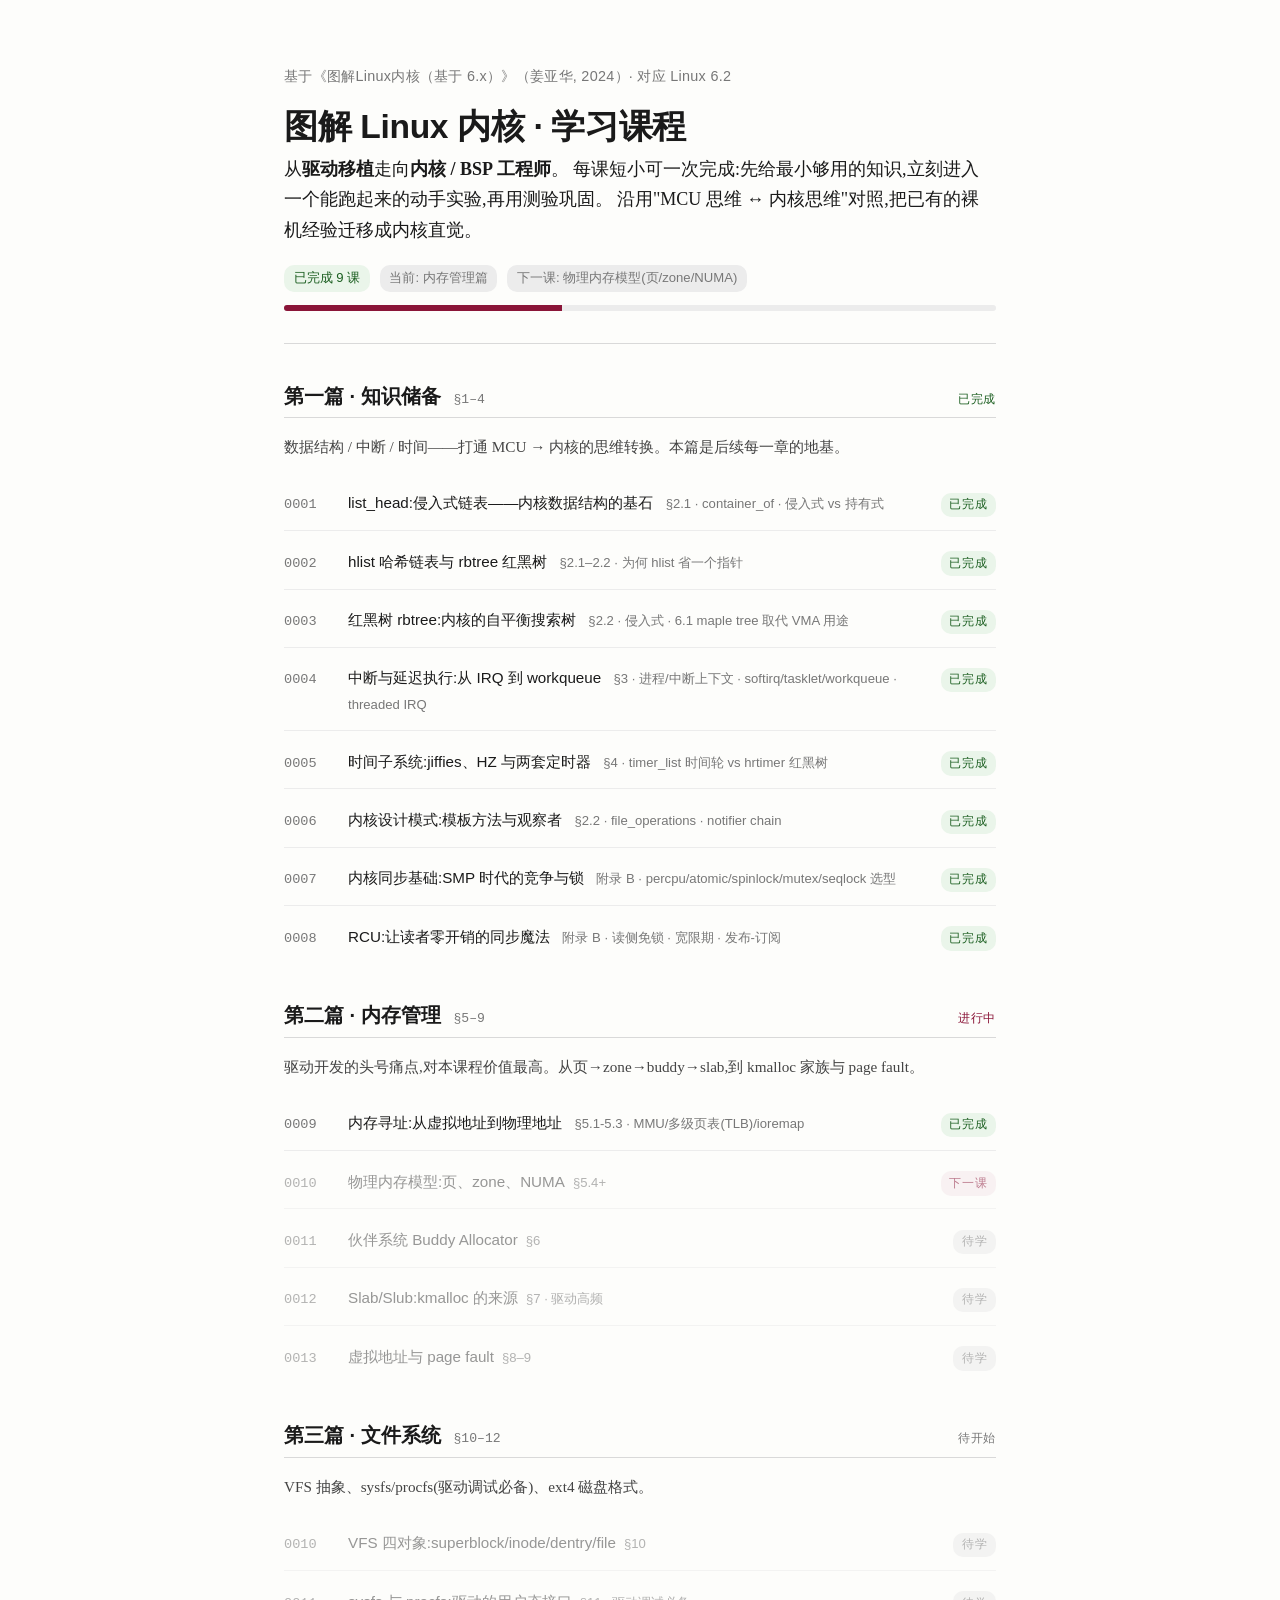
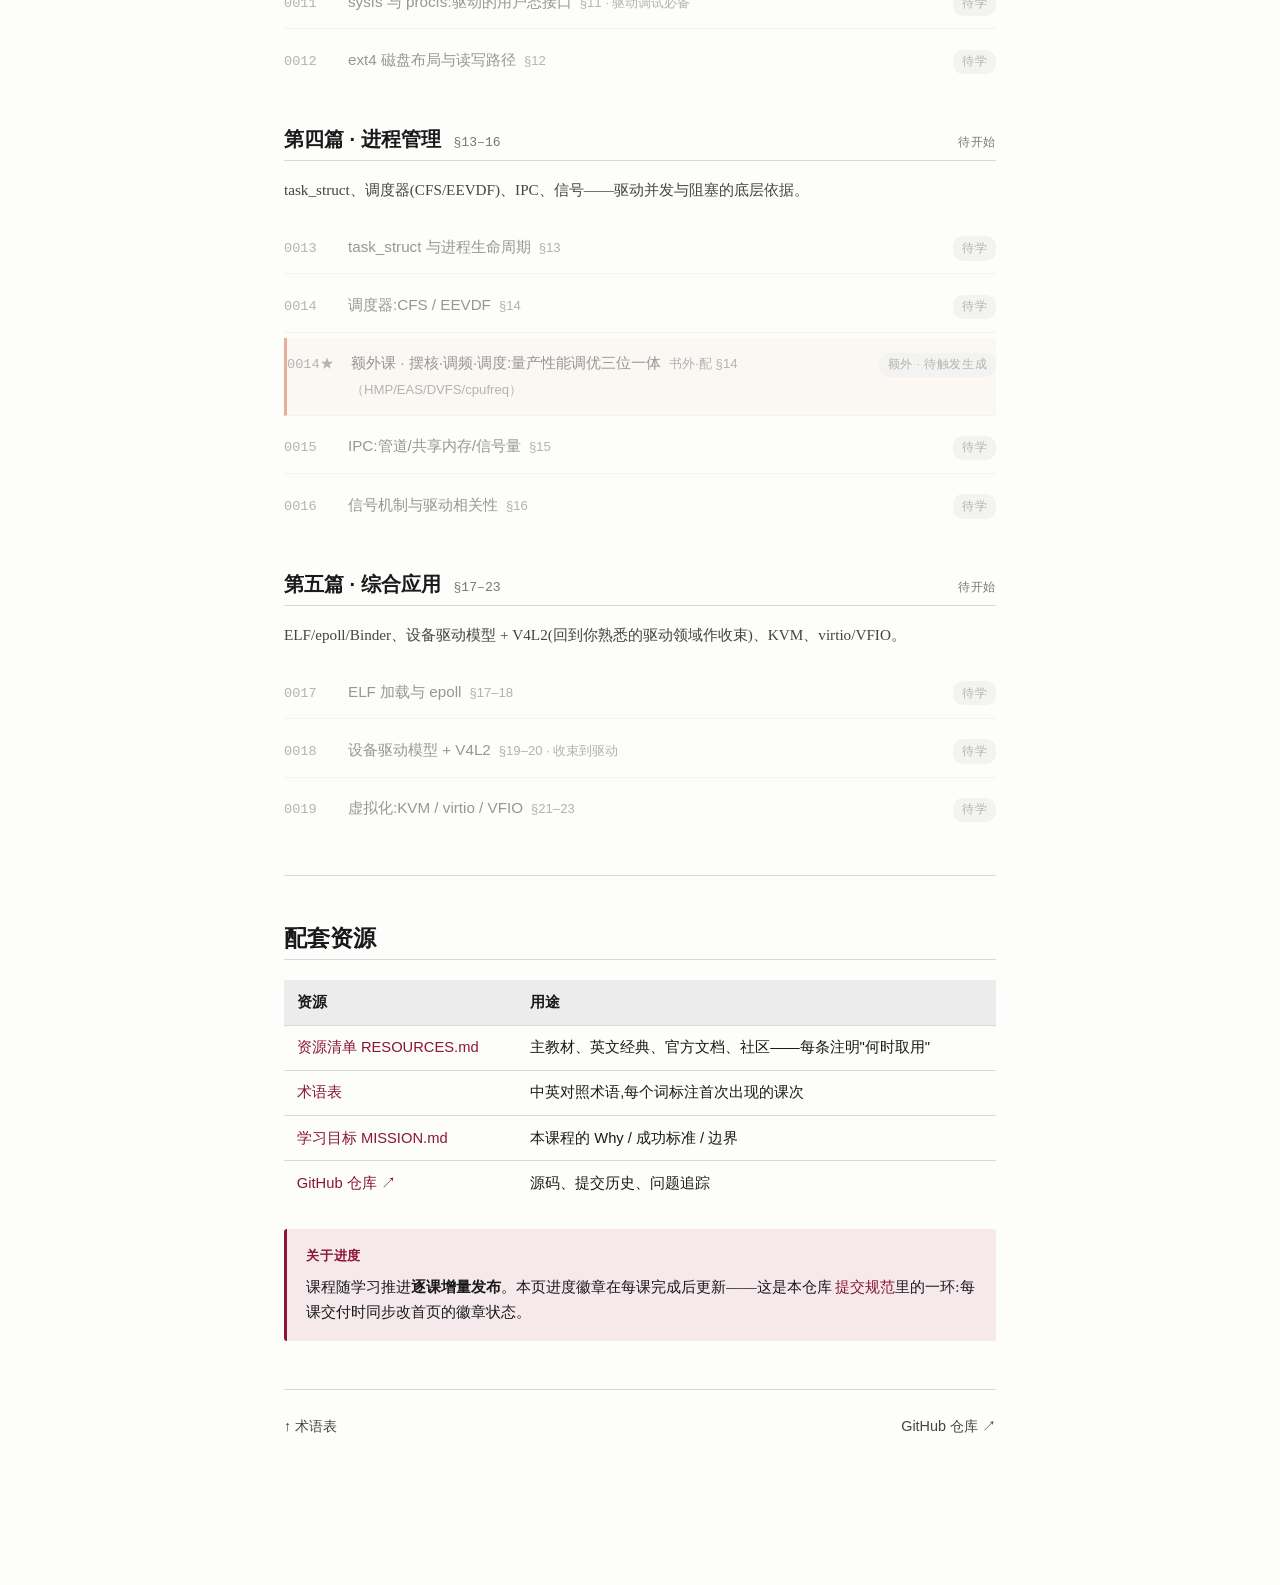
<file: index.html>
<!DOCTYPE html>
<html lang="zh-CN">
<head>
<meta charset="UTF-8">
<meta name="viewport" content="width=device-width, initial-scale=1.0">
<title>图解 Linux 内核课程 · 目录</title>
<link rel="stylesheet" href="assets/style.css">
<style>
  /* index 专属：作为课程目录首页的微调, 复用全部设计 token */
  .hero {
    border-bottom: 1px solid var(--rule);
    padding-bottom: 2rem;
    margin-bottom: 2.5rem;
  }
  .hero .tagline {
    font-family: var(--sans);
    font-size: .9rem;
    color: var(--ink-mute);
    letter-spacing: .02em;
  }
  /* 进度徽章: 直接复用 .lesson-meta .chip 的视觉语言 */
  .progress-row {
    font-family: var(--sans);
    font-size: .82rem;
    color: var(--ink-mute);
    margin: 1.2rem 0 0;
  }
  .progress-row .chip {
    display: inline-block;
    background: var(--rule-soft);
    padding: .15rem .6rem;
    border-radius: 10px;
    margin-right: .4rem;
  }
  .progress-row .chip.done {
    background: #eaf5ea;
    color: var(--ok);
  }
  .progress-bar {
    height: 6px;
    background: var(--rule-soft);
    border-radius: 3px;
    overflow: hidden;
    margin-top: .8rem;
  }
  .progress-bar > span {
    display: block;
    height: 100%;
    background: var(--accent);
    width: 4%;
  }

  /* 篇章区块 */
  section.part {
    margin: 2.5rem 0;
  }
  .part-head {
    display: flex;
    align-items: baseline;
    gap: .8rem;
    border-bottom: 1px solid var(--rule);
    padding-bottom: .4rem;
    margin-bottom: 1rem;
  }
  .part-head h2 {
    margin: 0;
    border: none;
    padding: 0;
    font-size: 1.25rem;
  }
  .part-head .part-range {
    font-family: var(--mono);
    font-size: .82rem;
    color: var(--ink-mute);
  }
  .part-head .part-status {
    margin-left: auto;
    font-family: var(--sans);
    font-size: .75rem;
    text-transform: uppercase;
    letter-spacing: .06em;
    color: var(--ink-mute);
  }
  .part-status.active { color: var(--accent); }
  .part-status.done { color: var(--ok); }

  /* 课程条目: 复用表格行的克制风格 */
  ul.lessons {
    list-style: none;
    padding: 0;
    margin: 0;
  }
  ul.lessons > li {
    display: grid;
    grid-template-columns: 3rem 1fr auto;
    gap: 1rem;
    align-items: baseline;
    padding: .8rem 0;
    border-bottom: 1px solid var(--rule-soft);
    font-family: var(--sans);
    font-size: .95rem;
  }
  ul.lessons > li:last-child { border-bottom: none; }
  ul.lessons .num {
    font-family: var(--mono);
    font-size: .85rem;
    color: var(--ink-mute);
  }
  ul.lessons .title a { color: var(--ink); border-bottom: none; }
  ul.lessons .title a:hover { color: var(--accent); border-bottom-color: var(--accent); }
  ul.lessons .title .topic {
    color: var(--ink-mute);
    font-size: .82rem;
    margin-left: .5rem;
  }
  ul.lessons .badge {
    font-size: .72rem;
    font-family: var(--sans);
    text-transform: uppercase;
    letter-spacing: .05em;
    padding: .15rem .55rem;
    border-radius: 10px;
    background: var(--rule-soft);
    color: var(--ink-mute);
  }
  ul.lessons .badge.done { background: #eaf5ea; color: var(--ok); }
  ul.lessons .badge.next { background: var(--accent-soft); color: var(--accent); }
  ul.lessons > li.todo {
    opacity: .55;
  }
  ul.lessons > li.todo .title { color: var(--ink-soft); }

  @media (max-width: 560px) {
    ul.lessons > li { grid-template-columns: 2.4rem 1fr; }
    ul.lessons .badge { grid-column: 2; justify-self: start; margin-top: .3rem; }
  }
</style>
</head>
<body>
<div class="wrap">

  <header class="hero">
    <p class="tagline">基于《图解Linux内核（基于 6.x）》（姜亚华, 2024）· 对应 Linux 6.2</p>
    <h1>图解 Linux 内核 · 学习课程</h1>
    <p>
      从<strong>驱动移植</strong>走向<strong>内核 / BSP 工程师</strong>。
      每课短小可一次完成:先给最小够用的知识,立刻进入一个能跑起来的动手实验,再用测验巩固。
      沿用"MCU 思维 ↔ 内核思维"对照,把已有的裸机经验迁移成内核直觉。
    </p>

    <div class="progress-row">
      <span class="chip done">已完成 9 课</span>
      <span class="chip">当前: 内存管理篇</span>
      <span class="chip">下一课: 物理内存模型(页/zone/NUMA)</span>
      <div class="progress-bar"><span style="width:39%"></span></div>
    </div>
  </header>


  <section class="part" id="part-1">
    <div class="part-head">
      <h2>第一篇 · 知识储备</h2>
      <span class="part-range">§1–4</span>
      <span class="part-status done">已完成</span>
    </div>
    <p style="color:var(--ink-soft);margin-top:0;font-size:.95rem;">
      数据结构 / 中断 / 时间——打通 MCU → 内核的思维转换。本篇是后续每一章的地基。
    </p>

    <ul class="lessons">
      <li>
        <span class="num">0001</span>
        <span class="title">
          <a href="lessons/0001-intrusive-list-head.html">list_head:侵入式链表——内核数据结构的基石</a>
          <span class="topic">§2.1 · container_of · 侵入式 vs 持有式</span>
        </span>
        <span class="badge done">已完成</span>
      </li>
      <li>
        <span class="num">0002</span>
        <span class="title">
          <a href="lessons/0002-hlist-hash-list.html">hlist 哈希链表与 rbtree 红黑树</a>
          <span class="topic">§2.1–2.2 · 为何 hlist 省一个指针</span>
        </span>
        <span class="badge done">已完成</span>
      </li>
      <li>
        <span class="num">0003</span>
        <span class="title">
          <a href="lessons/0003-rbtree.html">红黑树 rbtree:内核的自平衡搜索树</a>
          <span class="topic">§2.2 · 侵入式 · 6.1 maple tree 取代 VMA 用途</span>
        </span>
        <span class="badge done">已完成</span>
      </li>
      <li>
        <span class="num">0004</span>
        <span class="title">
          <a href="lessons/0004-interrupts.html">中断与延迟执行:从 IRQ 到 workqueue</a>
          <span class="topic">§3 · 进程/中断上下文 · softirq/tasklet/workqueue · threaded IRQ</span>
        </span>
        <span class="badge done">已完成</span>
      </li>
      <li>
        <span class="num">0005</span>
        <span class="title">
          <a href="lessons/0005-time.html">时间子系统:jiffies、HZ 与两套定时器</a>
          <span class="topic">§4 · timer_list 时间轮 vs hrtimer 红黑树</span>
        </span>
        <span class="badge done">已完成</span>
      </li>
      <li>
        <span class="num">0006</span>
        <span class="title">
          <a href="lessons/0006-design-patterns.html">内核设计模式:模板方法与观察者</a>
          <span class="topic">§2.2 · file_operations · notifier chain</span>
        </span>
        <span class="badge done">已完成</span>
      </li>
      <li>
        <span class="num">0007</span>
        <span class="title">
          <a href="lessons/0007-synchro-basics.html">内核同步基础:SMP 时代的竞争与锁</a>
          <span class="topic">附录 B · percpu/atomic/spinlock/mutex/seqlock 选型</span>
        </span>
        <span class="badge done">已完成</span>
      </li>
      <li>
        <span class="num">0008</span>
        <span class="title">
          <a href="lessons/0008-rcu.html">RCU:让读者零开销的同步魔法</a>
          <span class="topic">附录 B · 读侧免锁 · 宽限期 · 发布-订阅</span>
        </span>
        <span class="badge done">已完成</span>
      </li>
    </ul>
  </section>


  <section class="part" id="part-2">
    <div class="part-head">
      <h2>第二篇 · 内存管理</h2>
      <span class="part-range">§5–9</span>
      <span class="part-status active">进行中</span>
    </div>
    <p style="color:var(--ink-soft);margin-top:0;font-size:.95rem;">
      驱动开发的头号痛点,对本课程价值最高。从页→zone→buddy→slab,到 kmalloc 家族与 page fault。
    </p>
    <ul class="lessons">
      <li>
        <span class="num">0009</span>
        <span class="title">
          <a href="lessons/0009-memory-addressing.html">内存寻址:从虚拟地址到物理地址</a>
          <span class="topic">§5.1-5.3 · MMU/多级页表(TLB)/ioremap</span>
        </span>
        <span class="badge done">已完成</span>
      </li>
      <li class="todo">
        <span class="num">0010</span>
        <span class="title">物理内存模型:页、zone、NUMA<span class="topic">§5.4+</span></span>
        <span class="badge next">下一课</span>
      </li>
      <li class="todo">
        <span class="num">0011</span>
        <span class="title">伙伴系统 Buddy Allocator<span class="topic">§6</span></span>
        <span class="badge">待学</span>
      </li>
      <li class="todo">
        <span class="num">0012</span>
        <span class="title">Slab/Slub:kmalloc 的来源<span class="topic">§7 · 驱动高频</span></span>
        <span class="badge">待学</span>
      </li>
      <li class="todo">
        <span class="num">0013</span>
        <span class="title">虚拟地址与 page fault<span class="topic">§8–9</span></span>
        <span class="badge">待学</span>
      </li>
    </ul>
  </section>


  <section class="part" id="part-3">
    <div class="part-head">
      <h2>第三篇 · 文件系统</h2>
      <span class="part-range">§10–12</span>
      <span class="part-status">待开始</span>
    </div>
    <p style="color:var(--ink-soft);margin-top:0;font-size:.95rem;">
      VFS 抽象、sysfs/procfs(驱动调试必备)、ext4 磁盘格式。
    </p>
    <ul class="lessons">
      <li class="todo">
        <span class="num">0010</span>
        <span class="title">VFS 四对象:superblock/inode/dentry/file<span class="topic">§10</span></span>
        <span class="badge">待学</span>
      </li>
      <li class="todo">
        <span class="num">0011</span>
        <span class="title">sysfs 与 procfs:驱动的用户态接口<span class="topic">§11 · 驱动调试必备</span></span>
        <span class="badge">待学</span>
      </li>
      <li class="todo">
        <span class="num">0012</span>
        <span class="title">ext4 磁盘布局与读写路径<span class="topic">§12</span></span>
        <span class="badge">待学</span>
      </li>
    </ul>
  </section>


  <section class="part" id="part-4">
    <div class="part-head">
      <h2>第四篇 · 进程管理</h2>
      <span class="part-range">§13–16</span>
      <span class="part-status">待开始</span>
    </div>
    <p style="color:var(--ink-soft);margin-top:0;font-size:.95rem;">
      task_struct、调度器(CFS/EEVDF)、IPC、信号——驱动并发与阻塞的底层依据。
    </p>
    <ul class="lessons">
      <li class="todo">
        <span class="num">0013</span>
        <span class="title">task_struct 与进程生命周期<span class="topic">§13</span></span>
        <span class="badge">待学</span>
      </li>
      <li class="todo">
        <span class="num">0014</span>
        <span class="title">调度器:CFS / EEVDF<span class="topic">§14</span></span>
        <span class="badge">待学</span>
      </li>
      <li class="todo" style="background:rgba(218,108,73,.06);border-left:3px solid #da6c49;">
        <span class="num">0014★</span>
        <span class="title">额外课 · 摆核·调频·调度:量产性能调优三位一体<span class="topic">书外·配 §14（HMP/EAS/DVFS/cpufreq）</span></span>
        <span class="badge">额外 · 待触发生成</span>
      </li>
      <li class="todo">
        <span class="num">0015</span>
        <span class="title">IPC:管道/共享内存/信号量<span class="topic">§15</span></span>
        <span class="badge">待学</span>
      </li>
      <li class="todo">
        <span class="num">0016</span>
        <span class="title">信号机制与驱动相关性<span class="topic">§16</span></span>
        <span class="badge">待学</span>
      </li>
    </ul>
  </section>


  <section class="part" id="part-5">
    <div class="part-head">
      <h2>第五篇 · 综合应用</h2>
      <span class="part-range">§17–23</span>
      <span class="part-status">待开始</span>
    </div>
    <p style="color:var(--ink-soft);margin-top:0;font-size:.95rem;">
      ELF/epoll/Binder、设备驱动模型 + V4L2(回到你熟悉的驱动领域作收束)、KVM、virtio/VFIO。
    </p>
    <ul class="lessons">
      <li class="todo">
        <span class="num">0017</span>
        <span class="title">ELF 加载与 epoll<span class="topic">§17–18</span></span>
        <span class="badge">待学</span>
      </li>
      <li class="todo">
        <span class="num">0018</span>
        <span class="title">设备驱动模型 + V4L2<span class="topic">§19–20 · 收束到驱动</span></span>
        <span class="badge">待学</span>
      </li>
      <li class="todo">
        <span class="num">0019</span>
        <span class="title">虚拟化:KVM / virtio / VFIO<span class="topic">§21–23</span></span>
        <span class="badge">待学</span>
      </li>
    </ul>
  </section>


  <hr>

  <h2 id="refs">配套资源</h2>
  <table>
    <thead><tr><th>资源</th><th>用途</th></tr></thead>
    <tbody>
      <tr>
        <td><a href="RESOURCES.md">资源清单 RESOURCES.md</a></td>
        <td>主教材、英文经典、官方文档、社区——每条注明"何时取用"</td>
      </tr>
      <tr>
        <td><a href="reference/glossary.html">术语表</a></td>
        <td>中英对照术语,每个词标注首次出现的课次</td>
      </tr>
      <tr>
        <td><a href="MISSION.md">学习目标 MISSION.md</a></td>
        <td>本课程的 Why / 成功标准 / 边界</td>
      </tr>
      <tr>
        <td><a href="https://github.com/nit78/linux-kernel-learning" target="_blank" rel="noopener">GitHub 仓库 ↗</a></td>
        <td>源码、提交历史、问题追踪</td>
      </tr>
    </tbody>
  </table>

  <aside class="callout">
    <span class="callout-title">关于进度</span>
    课程随学习推进<strong>逐课增量发布</strong>。本页进度徽章在每课完成后更新——这是本仓库
    <a href="COMMIT_CONVENTION.md">提交规范</a>里的一环:每课交付时同步改首页的徽章状态。
  </aside>

  <p class="lesson-nav">
    <a href="reference/glossary.html">↑ 术语表</a>
    <a href="https://github.com/nit78/linux-kernel-learning" target="_blank" rel="noopener">GitHub 仓库 ↗</a>
  </p>

</div>
</body>
</html>
</file>
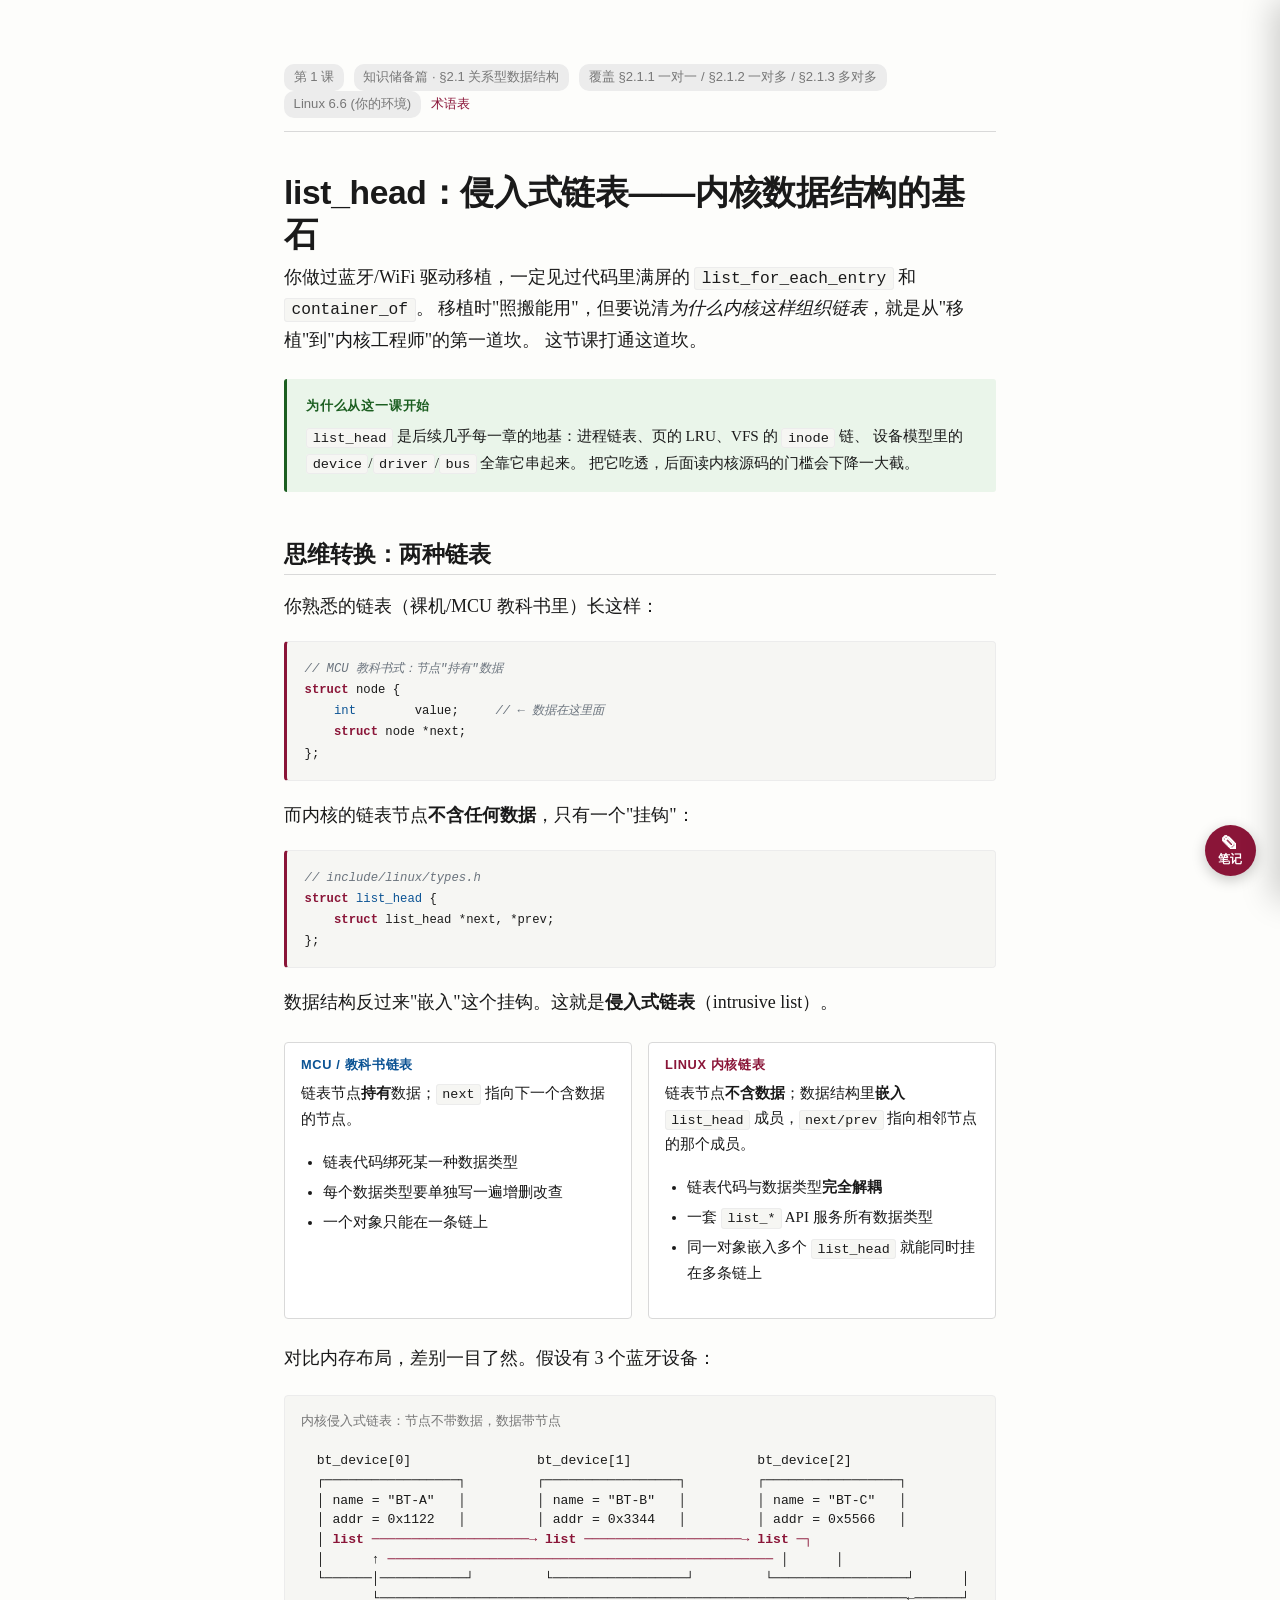
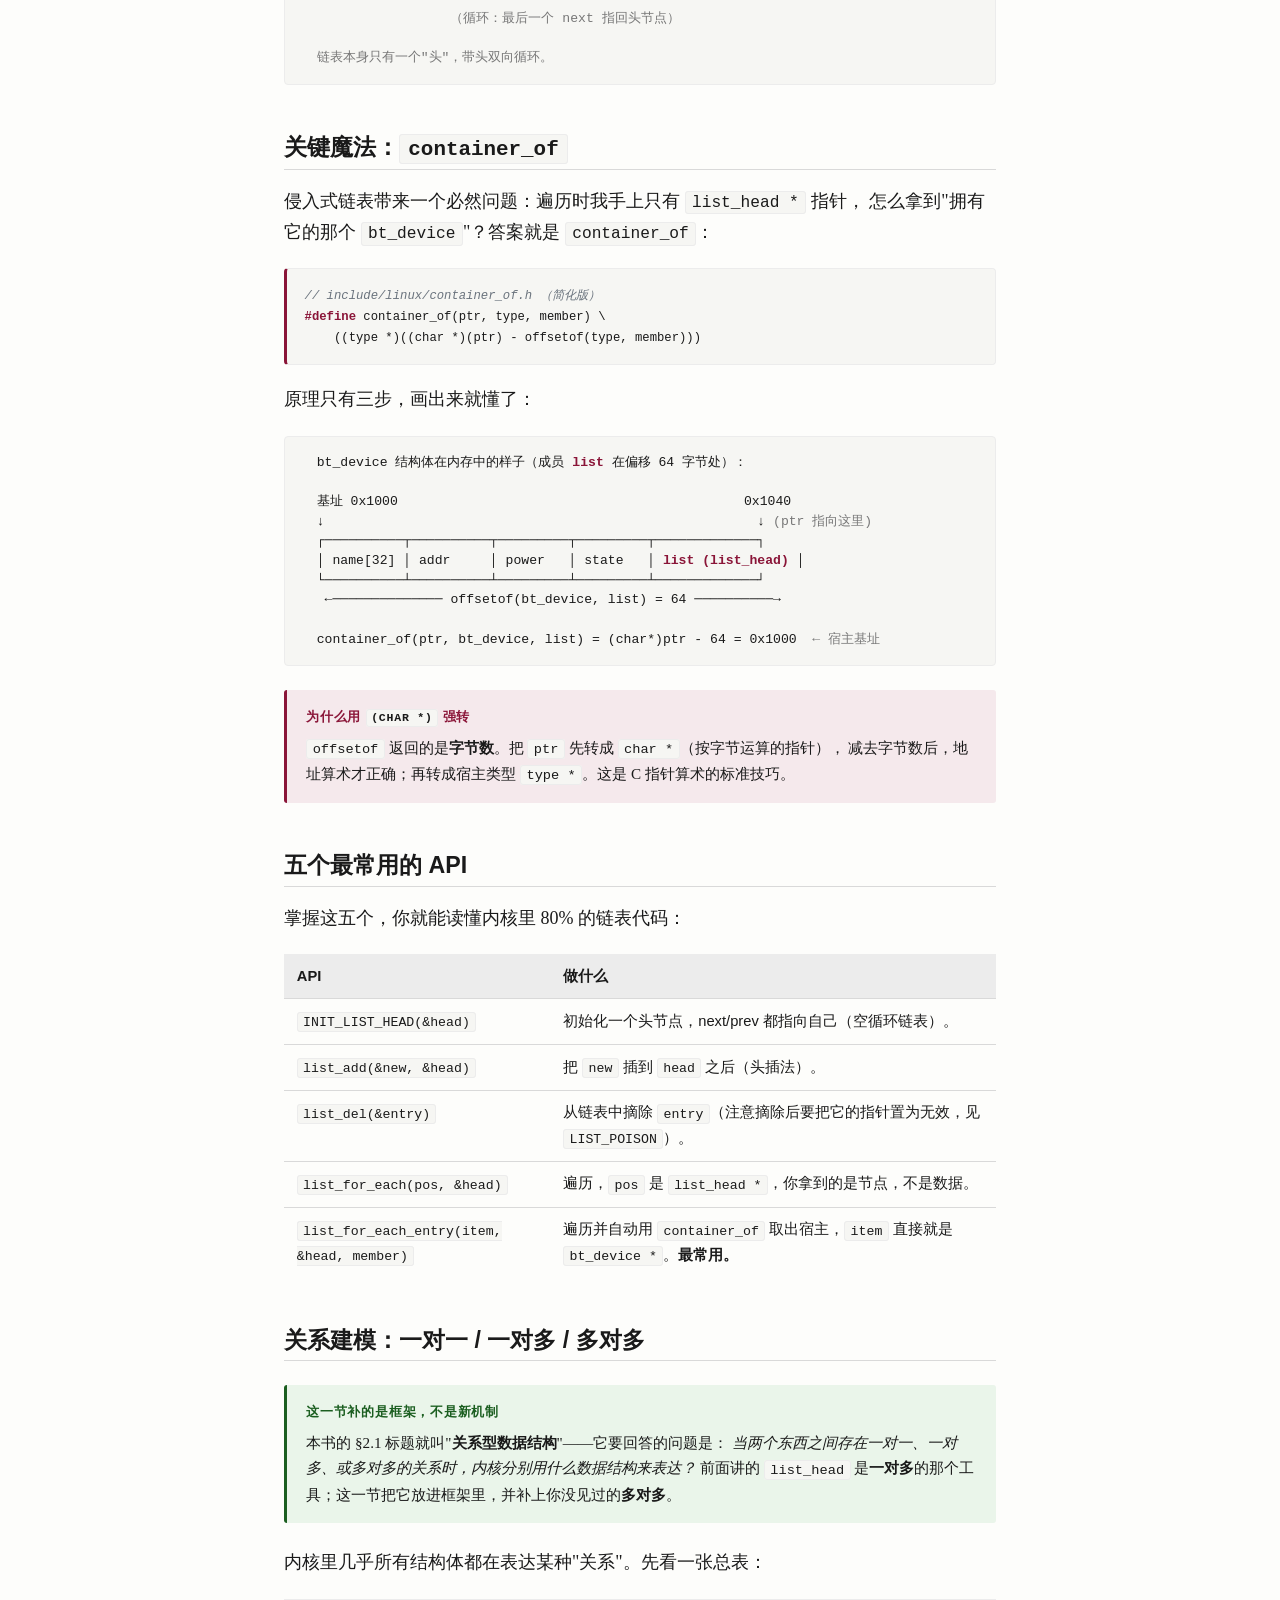
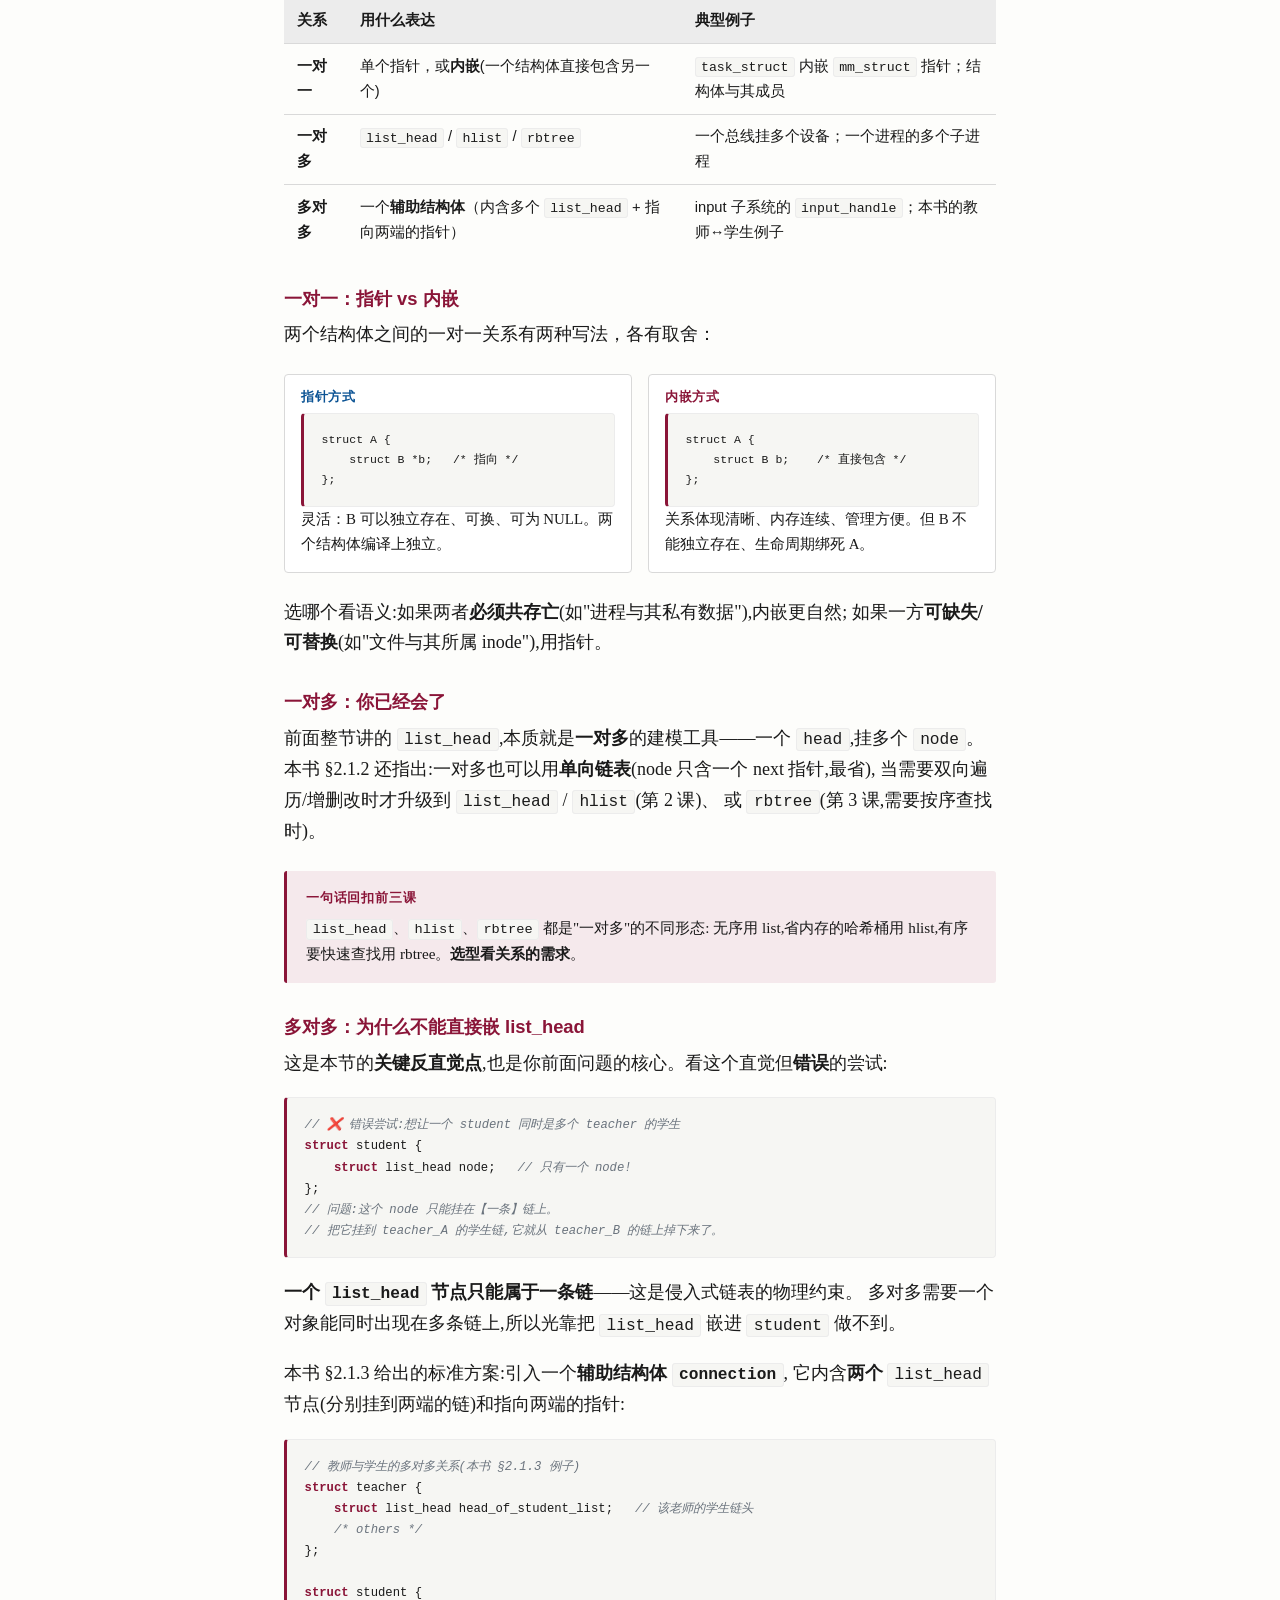
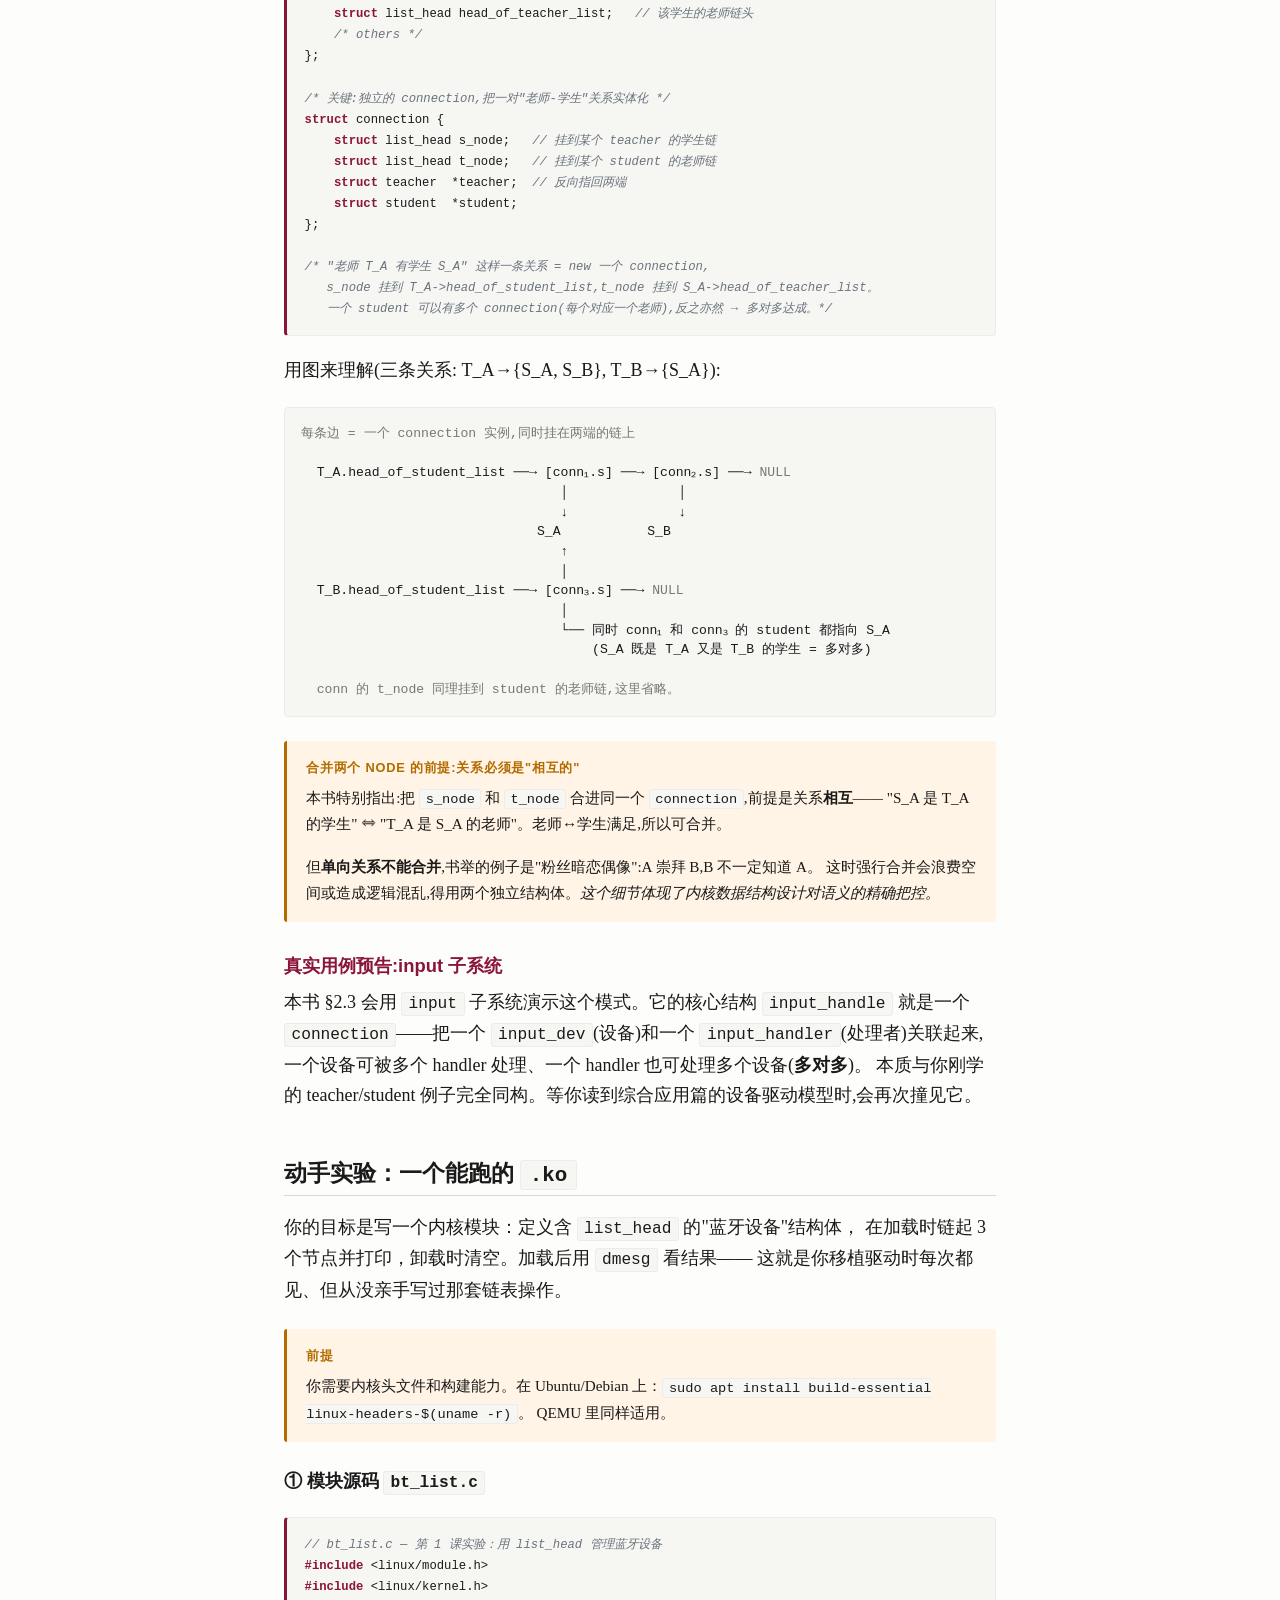
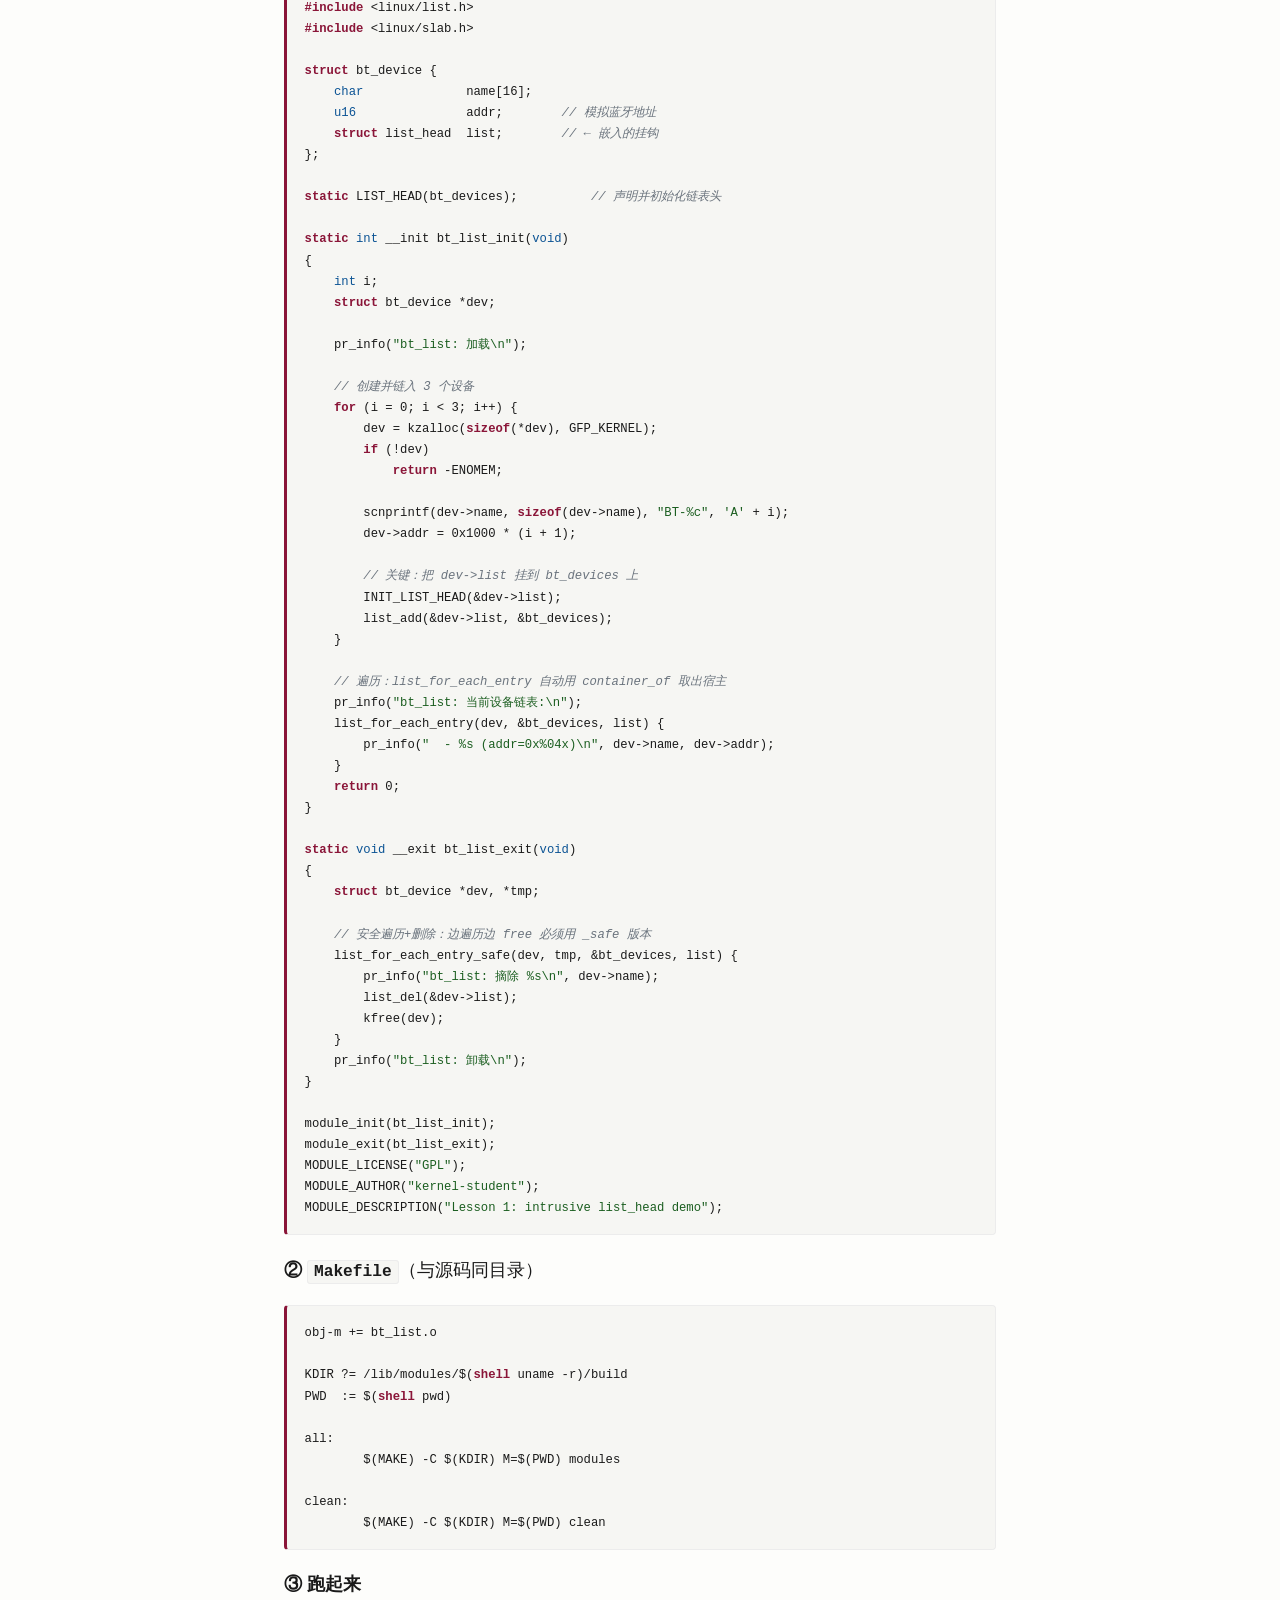
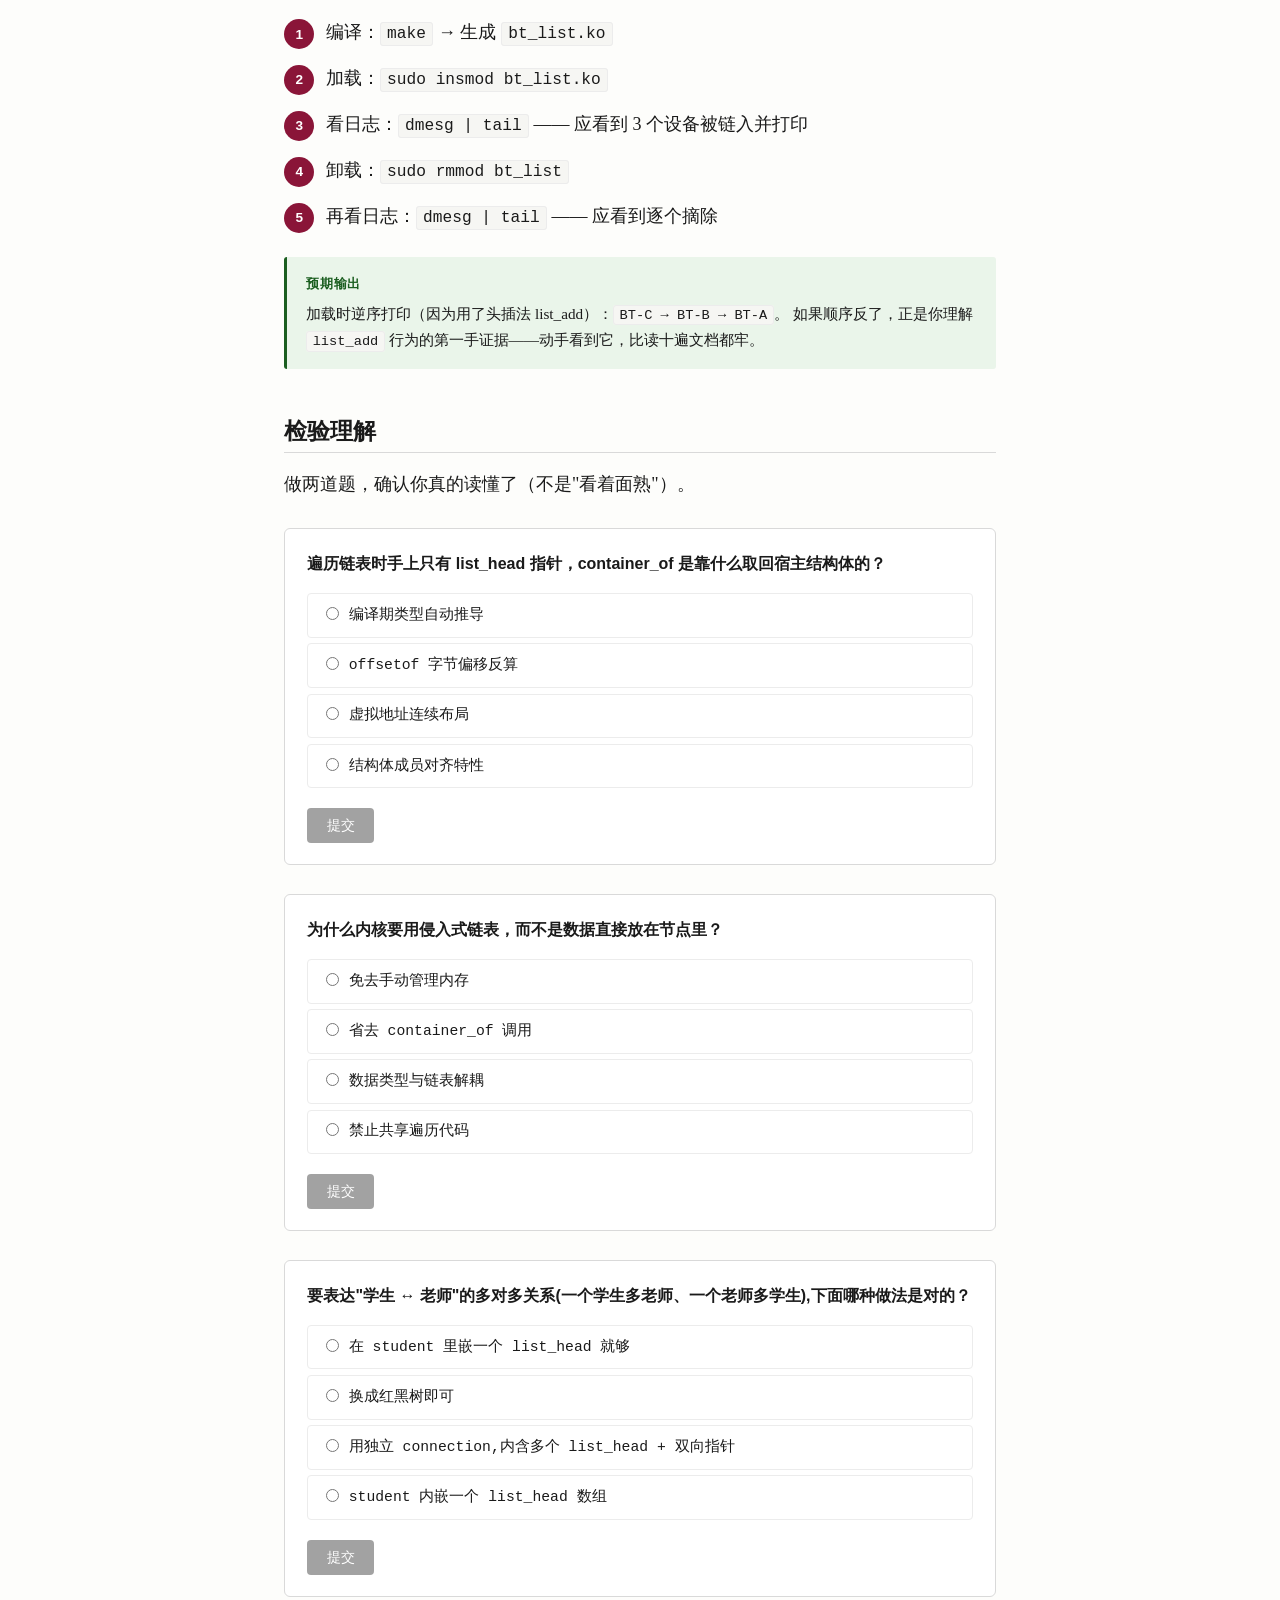
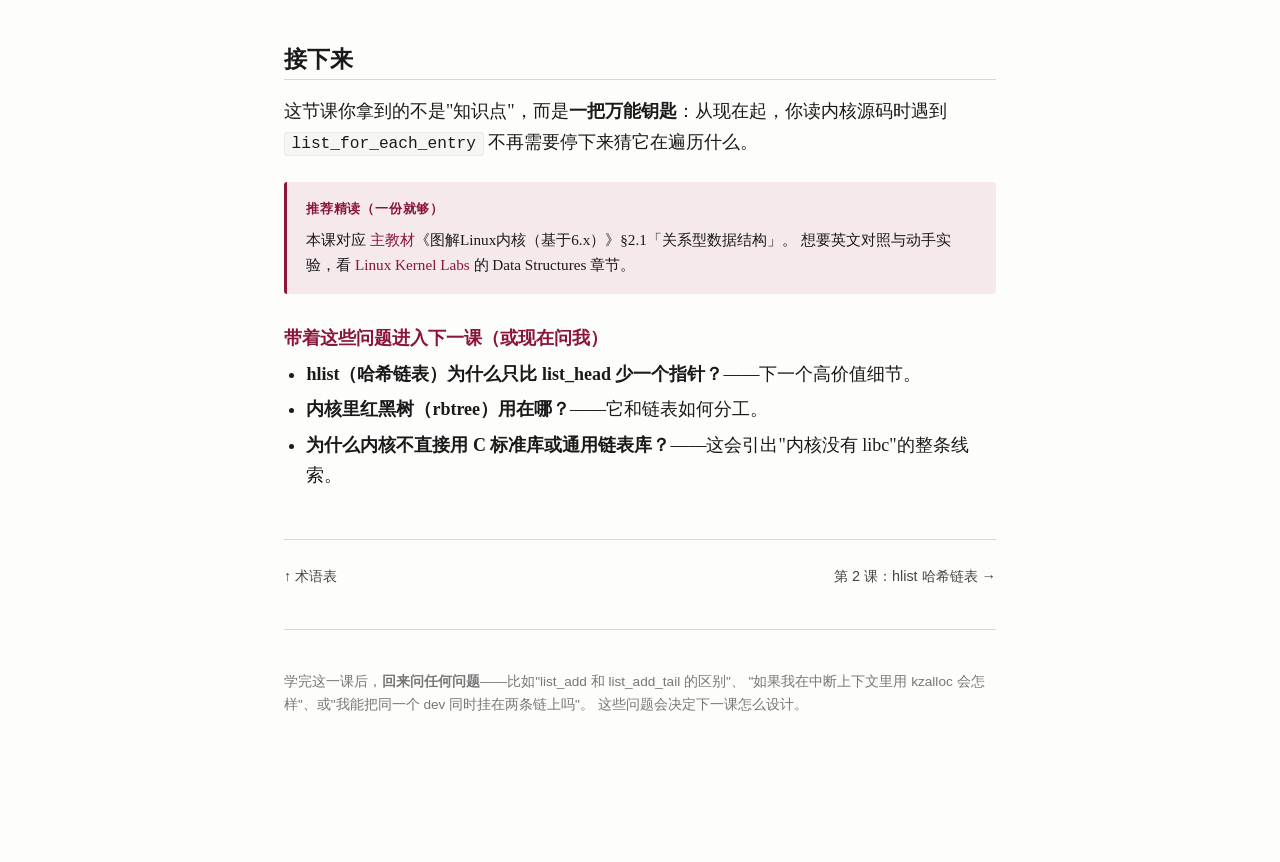
<file: lessons/0001-intrusive-list-head.html>
<!DOCTYPE html>
<html lang="zh-CN">
<head>
<meta charset="UTF-8">
<meta name="viewport" content="width=device-width, initial-scale=1.0">
<title>第 1 课 · list_head 侵入式链表</title>
<link rel="stylesheet" href="../assets/style.css">
<script src="../assets/quiz.js" defer></script>
<script src="../assets/notes.js" defer></script>
<style>
  /* 本课专属：内存布局示意 */
  .memfig {
    font-family: var(--mono);
    font-size: .82rem;
    line-height: 1.5;
    background: var(--code-bg);
    border: 1px solid var(--rule-soft);
    border-radius: 4px;
    padding: 1rem;
    overflow-x: auto;
    white-space: pre;
    margin: 1.3rem 0;
    color: var(--ink);
  }
  .memfig .hl { color: var(--accent); font-weight: 600; }
  .memfig .dim { color: var(--ink-mute); }
  .diagram {
    text-align: center;
    overflow-x: auto;
    margin: 1.4rem 0;
    padding: .5rem;
  }
  .diagram svg { max-width: 100%; height: auto; }
</style>
</head>
<body>
<div class="wrap">

  <p class="lesson-meta">
    <span class="chip">第 1 课</span>
    <span class="chip">知识储备篇 · §2.1 关系型数据结构</span>
    <span class="chip">覆盖 §2.1.1 一对一 / §2.1.2 一对多 / §2.1.3 多对多</span>
    <span class="chip">Linux 6.6 (你的环境)</span>
    <a href="../reference/glossary.html">术语表</a>
  </p>

  <h1>list_head：侵入式链表——内核数据结构的基石</h1>

  <p>
    你做过蓝牙/WiFi 驱动移植，一定见过代码里满屏的 <code>list_for_each_entry</code> 和 <code>container_of</code>。
    移植时"照搬能用"，但要说清<em>为什么内核这样组织链表</em>，就是从"移植"到"内核工程师"的第一道坎。
    这节课打通这道坎。
  </p>

  <aside class="callout tip">
    <span class="callout-title">为什么从这一课开始</span>
    <code>list_head</code> 是后续几乎每一章的地基：进程链表、页的 LRU、VFS 的 <code>inode</code> 链、
    设备模型里的 <code>device</code>/<code>driver</code>/<code>bus</code> 全靠它串起来。
    把它吃透，后面读内核源码的门槛会下降一大截。
  </aside>


  <h2 id="mcu-vs-kernel">思维转换：两种链表</h2>

  <p>你熟悉的链表（裸机/MCU 教科书里）长这样：</p>

  <pre><code><span class="com">// MCU 教科书式：节点"持有"数据</span>
<span class="kw">struct</span> node {
    <span class="type">int</span>        value;     <span class="com">// ← 数据在这里面</span>
    <span class="kw">struct</span> node *next;
};</code></pre>

  <p>而内核的链表节点<strong>不含任何数据</strong>，只有一个"挂钩"：</p>

  <pre><code><span class="com">// include/linux/types.h</span>
<span class="kw">struct</span> <span class="type">list_head</span> {
    <span class="kw">struct</span> list_head *next, *prev;
};</code></pre>

  <p>数据结构反过来"嵌入"这个挂钩。这就是<strong>侵入式链表</strong>（intrusive list）。</p>

  <div class="mcu-vs-kernel">
    <div class="col">
      <h4>MCU / 教科书链表</h4>
      <p>链表节点<strong>持有</strong>数据；<code>next</code> 指向下一个含数据的节点。</p>
      <ul>
        <li>链表代码绑死某一种数据类型</li>
        <li>每个数据类型要单独写一遍增删改查</li>
        <li>一个对象只能在一条链上</li>
      </ul>
    </div>
    <div class="col">
      <h4>Linux 内核链表</h4>
      <p>链表节点<strong>不含数据</strong>；数据结构里<strong>嵌入</strong> <code>list_head</code> 成员，<code>next/prev</code> 指向相邻节点的那个成员。</p>
      <ul>
        <li>链表代码与数据类型<strong>完全解耦</strong></li>
        <li>一套 <code>list_*</code> API 服务所有数据类型</li>
        <li>同一对象嵌入多个 <code>list_head</code> 就能同时挂在多条链上</li>
      </ul>
    </div>
  </div>

  <p>对比内存布局，差别一目了然。假设有 3 个蓝牙设备：</p>

  <div class="memfig"><span class="dim">内核侵入式链表：节点不带数据，数据带节点</span>

  bt_device[0]                bt_device[1]                bt_device[2]
  ┌─────────────────┐         ┌─────────────────┐         ┌─────────────────┐
  │ name = "BT-A"   │         │ name = "BT-B"   │         │ name = "BT-C"   │
  │ addr = 0x1122   │         │ addr = 0x3344   │         │ addr = 0x5566   │
  │ <span class="hl">list ────────────────────→ list ────────────────────→ list ─┐</span>
  │      ↑ <span class="hl">─────────────────────────────────────────────────</span> │      │
  └──────│───────────┘         └─────────────────┘         └─────────────────┘      │
         └───────────────────────────────────────────────────────────────────←──────┘
                   <span class="dim">（循环：最后一个 next 指回头节点）</span>

  <span class="dim">链表本身只有一个"头"，带头双向循环。</span></div>


  <h2 id="container-of">关键魔法：<code>container_of</code></h2>

  <p>
    侵入式链表带来一个必然问题：遍历时我手上只有 <code>list_head *</code> 指针，
    怎么拿到"拥有它的那个 <code>bt_device</code>"？答案就是 <code>container_of</code>：
  </p>

  <pre><code><span class="com">// include/linux/container_of.h （简化版）</span>
<span class="kw">#define</span> container_of(ptr, type, member) \
    ((type *)((char *)(ptr) - offsetof(type, member)))</code></pre>

  <p>原理只有三步，画出来就懂了：</p>

  <div class="memfig">  bt_device 结构体在内存中的样子（成员 <span class="hl">list</span> 在偏移 64 字节处）：

  基址 0x1000                                            0x1040
  ↓                                                       ↓ <span class="dim">(ptr 指向这里)</span>
  ┌──────────┬──────────┬─────────┬─────────┬─────────────┐
  │ name[32] │ addr     │ power   │ state   │ <span class="hl">list (list_head)</span> │
  └──────────┴──────────┴─────────┴─────────┴─────────────┘
   ←────────────── offsetof(bt_device, list) = 64 ──────────→

  container_of(ptr, bt_device, list) = (char*)ptr - 64 = 0x1000  <span class="dim">← 宿主基址</span>
</div>

  <aside class="callout">
    <span class="callout-title">为什么用 <code>(char *)</code> 强转</span>
    <code>offsetof</code> 返回的是<strong>字节数</strong>。把 <code>ptr</code> 先转成 <code>char *</code>（按字节运算的指针），
    减去字节数后，地址算术才正确；再转成宿主类型 <code>type *</code>。这是 C 指针算术的标准技巧。
  </aside>


  <h2 id="api">五个最常用的 API</h2>

  <p>掌握这五个，你就能读懂内核里 80% 的链表代码：</p>

  <table>
    <thead><tr><th>API</th><th>做什么</th></tr></thead>
    <tbody>
      <tr><td><code>INIT_LIST_HEAD(&amp;head)</code></td><td>初始化一个头节点，next/prev 都指向自己（空循环链表）。</td></tr>
      <tr><td><code>list_add(&amp;new, &amp;head)</code></td><td>把 <code>new</code> 插到 <code>head</code> 之后（头插法）。</td></tr>
      <tr><td><code>list_del(&amp;entry)</code></td><td>从链表中摘除 <code>entry</code>（注意摘除后要把它的指针置为无效，见 <code>LIST_POISON</code>）。</td></tr>
      <tr><td><code>list_for_each(pos, &amp;head)</code></td><td>遍历，<code>pos</code> 是 <code>list_head *</code>，你拿到的是节点，不是数据。</td></tr>
      <tr><td><code>list_for_each_entry(item, &amp;head, member)</code></td><td>遍历并自动用 <code>container_of</code> 取出宿主，<code>item</code> 直接就是 <code>bt_device *</code>。<strong>最常用。</strong></td></tr>
    </tbody>
  </table>


  <h2 id="relationships">关系建模：一对一 / 一对多 / 多对多</h2>

  <aside class="callout tip">
    <span class="callout-title">这一节补的是框架，不是新机制</span>
    本书的 §2.1 标题就叫"<strong>关系型数据结构</strong>"——它要回答的问题是：
    <em>当两个东西之间存在一对一、一对多、或多对多的关系时，内核分别用什么数据结构来表达？</em>
    前面讲的 <code>list_head</code> 是<strong>一对多</strong>的那个工具；这一节把它放进框架里，并补上你没见过的<strong>多对多</strong>。
  </aside>

  <p>内核里几乎所有结构体都在表达某种"关系"。先看一张总表：</p>

  <table>
    <thead><tr>
      <th>关系</th><th>用什么表达</th><th>典型例子</th>
    </tr></thead>
    <tbody>
      <tr>
        <td><strong>一对一</strong></td>
        <td>单个指针，或<strong>内嵌</strong>(一个结构体直接包含另一个)</td>
        <td><code>task_struct</code> 内嵌 <code>mm_struct</code> 指针；结构体与其成员</td>
      </tr>
      <tr>
        <td><strong>一对多</strong></td>
        <td><code>list_head</code> / <code>hlist</code> / <code>rbtree</code></td>
        <td>一个总线挂多个设备；一个进程的多个子进程</td>
      </tr>
      <tr>
        <td><strong>多对多</strong></td>
        <td>一个<strong>辅助结构体</strong>（内含多个 <code>list_head</code> + 指向两端的指针）</td>
        <td>input 子系统的 <code>input_handle</code>；本书的教师↔学生例子</td>
      </tr>
    </tbody>
  </table>

  <h3 id="one-to-one">一对一：指针 vs 内嵌</h3>

  <p>两个结构体之间的一对一关系有两种写法，各有取舍：</p>

  <div class="mcu-vs-kernel">
    <div class="col">
      <h4>指针方式</h4>
      <pre style="margin:0;font-size:.8rem;"><code>struct A {
    struct B *b;   /* 指向 */
};</code></pre>
      <p>灵活：B 可以独立存在、可换、可为 NULL。两个结构体编译上独立。</p>
    </div>
    <div class="col">
      <h4>内嵌方式</h4>
      <pre style="margin:0;font-size:.8rem;"><code>struct A {
    struct B b;    /* 直接包含 */
};</code></pre>
      <p>关系体现清晰、内存连续、管理方便。但 B 不能独立存在、生命周期绑死 A。</p>
    </div>
  </div>

  <p>选哪个看语义:如果两者<strong>必须共存亡</strong>(如"进程与其私有数据"),内嵌更自然;
  如果一方<strong>可缺失/可替换</strong>(如"文件与其所属 inode"),用指针。</p>

  <h3 id="one-to-many">一对多：你已经会了</h3>

  <p>前面整节讲的 <code>list_head</code>,本质就是<strong>一对多</strong>的建模工具——一个 <code>head</code>,挂多个 <code>node</code>。
  本书 §2.1.2 还指出:一对多也可以用<strong>单向链表</strong>(node 只含一个 next 指针,最省),
  当需要双向遍历/增删改时才升级到 <code>list_head</code> / <code>hlist</code>(第 2 课)、
  或 <code>rbtree</code>(第 3 课,需要按序查找时)。</p>

  <aside class="callout">
    <span class="callout-title">一句话回扣前三课</span>
    <code>list_head</code>、<code>hlist</code>、<code>rbtree</code> 都是"一对多"的不同形态:
    无序用 list,省内存的哈希桶用 hlist,有序要快速查找用 rbtree。<strong>选型看关系的需求</strong>。
  </aside>

  <h3 id="many-to-many">多对多：为什么不能直接嵌 list_head</h3>

  <p>这是本节的<strong>关键反直觉点</strong>,也是你前面问题的核心。看这个直觉但<strong>错误</strong>的尝试:</p>

  <pre><code><span class="com">// ❌ 错误尝试:想让一个 student 同时是多个 teacher 的学生</span>
<span class="kw">struct</span> student {
    <span class="kw">struct</span> list_head node;   <span class="com">// 只有一个 node!</span>
};
<span class="com">// 问题:这个 node 只能挂在【一条】链上。</span>
<span class="com">// 把它挂到 teacher_A 的学生链,它就从 teacher_B 的链上掉下来了。</span></code></pre>

  <p><strong>一个 <code>list_head</code> 节点只能属于一条链</strong>——这是侵入式链表的物理约束。
  多对多需要一个对象能同时出现在多条链上,所以光靠把 <code>list_head</code> 嵌进 <code>student</code> 做不到。</p>

  <p>本书 §2.1.3 给出的标准方案:引入一个<strong>辅助结构体 <code>connection</code></strong>,
  它内含<strong>两个</strong> <code>list_head</code> 节点(分别挂到两端的链)和指向两端的指针:</p>

  <pre><code><span class="com">// 教师与学生的多对多关系(本书 §2.1.3 例子)</span>
<span class="kw">struct</span> teacher {
    <span class="kw">struct</span> list_head head_of_student_list;   <span class="com">// 该老师的学生链头</span>
    <span class="com">/* others */</span>
};

<span class="kw">struct</span> student {
    <span class="kw">struct</span> list_head head_of_teacher_list;   <span class="com">// 该学生的老师链头</span>
    <span class="com">/* others */</span>
};

<span class="com">/* 关键:独立的 connection,把一对"老师-学生"关系实体化 */</span>
<span class="kw">struct</span> connection {
    <span class="kw">struct</span> list_head s_node;   <span class="com">// 挂到某个 teacher 的学生链</span>
    <span class="kw">struct</span> list_head t_node;   <span class="com">// 挂到某个 student 的老师链</span>
    <span class="kw">struct</span> teacher  *teacher;  <span class="com">// 反向指回两端</span>
    <span class="kw">struct</span> student  *student;
};

<span class="com">/* "老师 T_A 有学生 S_A" 这样一条关系 = new 一个 connection,</span>
<span class="com">   s_node 挂到 T_A-&gt;head_of_student_list,t_node 挂到 S_A-&gt;head_of_teacher_list。</span>
<span class="com">   一个 student 可以有多个 connection(每个对应一个老师),反之亦然 → 多对多达成。*/</span></code></pre>

  <p>用图来理解(三条关系: T_A→{S_A, S_B}, T_B→{S_A}):</p>

  <div class="memfig"><span class="dim">每条边 = 一个 connection 实例,同时挂在两端的链上</span>

  T_A.head_of_student_list ──→ [conn₁.s] ──→ [conn₂.s] ──→ <span class="dim">NULL</span>
                                 │              │
                                 ↓              ↓
                              S_A           S_B
                                 ↑
                                 │
  T_B.head_of_student_list ──→ [conn₃.s] ──→ <span class="dim">NULL</span>
                                 │
                                 └── 同时 conn₁ 和 conn₃ 的 student 都指向 S_A
                                     (S_A 既是 T_A 又是 T_B 的学生 = 多对多)

  <span class="dim">conn 的 t_node 同理挂到 student 的老师链,这里省略。</span></div>

  <aside class="callout warn">
    <span class="callout-title">合并两个 node 的前提:关系必须是"相互的"</span>
    <p>本书特别指出:把 <code>s_node</code> 和 <code>t_node</code> 合进同一个 <code>connection</code>,前提是关系<strong>相互</strong>——
    "S_A 是 T_A 的学生" ⟺ "T_A 是 S_A 的老师"。老师↔学生满足,所以可合并。</p>
    <p>但<strong>单向关系不能合并</strong>,书举的例子是"粉丝暗恋偶像":A 崇拜 B,B 不一定知道 A。
    这时强行合并会浪费空间或造成逻辑混乱,得用两个独立结构体。<em>这个细节体现了内核数据结构设计对语义的精确把控。</em></p>
  </aside>

  <h3 id="real-input">真实用例预告:input 子系统</h3>

  <p>本书 §2.3 会用 <code>input</code> 子系统演示这个模式。它的核心结构 <code>input_handle</code>
  就是一个 <code>connection</code>——把一个 <code>input_dev</code>(设备)和一个 <code>input_handler</code>(处理者)关联起来,
  一个设备可被多个 handler 处理、一个 handler 也可处理多个设备(<strong>多对多</strong>)。
  本质与你刚学的 teacher/student 例子完全同构。等你读到综合应用篇的设备驱动模型时,会再次撞见它。</p>


  <h2 id="lab">动手实验：一个能跑的 <code>.ko</code></h2>

  <p>
    你的目标是写一个内核模块：定义含 <code>list_head</code> 的"蓝牙设备"结构体，
    在加载时链起 3 个节点并打印，卸载时清空。加载后用 <code>dmesg</code> 看结果——
    这就是你移植驱动时每次都见、但从没亲手写过那套链表操作。
  </p>

  <aside class="callout warn">
    <span class="callout-title">前提</span>
    你需要内核头文件和构建能力。在 Ubuntu/Debian 上：<code>sudo apt install build-essential linux-headers-$(uname -r)</code>。
    QEMU 里同样适用。
  </aside>

  <p><strong>① 模块源码 <code>bt_list.c</code></strong></p>

  <pre><code><span class="com">// bt_list.c — 第 1 课实验：用 list_head 管理蓝牙设备</span>
<span class="kw">#include</span> &lt;linux/module.h&gt;
<span class="kw">#include</span> &lt;linux/kernel.h&gt;
<span class="kw">#include</span> &lt;linux/list.h&gt;
<span class="kw">#include</span> &lt;linux/slab.h&gt;

<span class="kw">struct</span> bt_device {
    <span class="type">char</span>              name[16];
    <span class="type">u16</span>               addr;        <span class="com">// 模拟蓝牙地址</span>
    <span class="kw">struct</span> list_head  list;        <span class="com">// ← 嵌入的挂钩</span>
};

<span class="kw">static</span> LIST_HEAD(bt_devices);          <span class="com">// 声明并初始化链表头</span>

<span class="kw">static</span> <span class="type">int</span> __init bt_list_init(<span class="type">void</span>)
{
    <span class="type">int</span> i;
    <span class="kw">struct</span> bt_device *dev;

    pr_info(<span class="str">"bt_list: 加载\n"</span>);

    <span class="com">// 创建并链入 3 个设备</span>
    <span class="kw">for</span> (i = 0; i &lt; 3; i++) {
        dev = kzalloc(<span class="kw">sizeof</span>(*dev), GFP_KERNEL);
        <span class="kw">if</span> (!dev)
            <span class="kw">return</span> -ENOMEM;

        scnprintf(dev-&gt;name, <span class="kw">sizeof</span>(dev-&gt;name), <span class="str">"BT-%c"</span>, <span class="str">'A'</span> + i);
        dev-&gt;addr = 0x1000 * (i + 1);

        <span class="com">// 关键：把 dev-&gt;list 挂到 bt_devices 上</span>
        INIT_LIST_HEAD(&amp;dev-&gt;list);
        list_add(&amp;dev-&gt;list, &amp;bt_devices);
    }

    <span class="com">// 遍历：list_for_each_entry 自动用 container_of 取出宿主</span>
    pr_info(<span class="str">"bt_list: 当前设备链表:\n"</span>);
    list_for_each_entry(dev, &amp;bt_devices, list) {
        pr_info(<span class="str">"  - %s (addr=0x%04x)\n"</span>, dev-&gt;name, dev-&gt;addr);
    }
    <span class="kw">return</span> 0;
}

<span class="kw">static</span> <span class="type">void</span> __exit bt_list_exit(<span class="type">void</span>)
{
    <span class="kw">struct</span> bt_device *dev, *tmp;

    <span class="com">// 安全遍历+删除：边遍历边 free 必须用 _safe 版本</span>
    list_for_each_entry_safe(dev, tmp, &amp;bt_devices, list) {
        pr_info(<span class="str">"bt_list: 摘除 %s\n"</span>, dev-&gt;name);
        list_del(&amp;dev-&gt;list);
        kfree(dev);
    }
    pr_info(<span class="str">"bt_list: 卸载\n"</span>);
}

module_init(bt_list_init);
module_exit(bt_list_exit);
MODULE_LICENSE(<span class="str">"GPL"</span>);
MODULE_AUTHOR(<span class="str">"kernel-student"</span>);
MODULE_DESCRIPTION(<span class="str">"Lesson 1: intrusive list_head demo"</span>);</code></pre>

  <p><strong>② <code>Makefile</code></strong>（与源码同目录）</p>

  <pre><code>obj-m += bt_list.o

KDIR ?= /lib/modules/$(<span class="kw">shell</span> uname -r)/build
PWD  := $(<span class="kw">shell</span> pwd)

all:
	$(MAKE) -C $(KDIR) M=$(PWD) modules

clean:
	$(MAKE) -C $(KDIR) M=$(PWD) clean</code></pre>

  <p><strong>③ 跑起来</strong></p>

  <ol class="steps">
    <li>编译：<code>make</code> → 生成 <code>bt_list.ko</code></li>
    <li>加载：<code>sudo insmod bt_list.ko</code></li>
    <li>看日志：<code>dmesg | tail</code> —— 应看到 3 个设备被链入并打印</li>
    <li>卸载：<code>sudo rmmod bt_list</code></li>
    <li>再看日志：<code>dmesg | tail</code> —— 应看到逐个摘除</li>
  </ol>

  <aside class="callout tip">
    <span class="callout-title">预期输出</span>
    加载时逆序打印（因为用了头插法 list_add）：<code>BT-C → BT-B → BT-A</code>。
    如果顺序反了，正是你理解 <code>list_add</code> 行为的第一手证据——动手看到它，比读十遍文档都牢。
  </aside>


  <h2 id="check">检验理解</h2>

  <p>做两道题，确认你真的读懂了（不是"看着面熟"）。</p>

  <div class="quiz" data-correct="b" data-explain="container_of 的核心是 (char*)ptr − offsetof(type, member)。它用 offsetof 得到成员在宿主中的字节偏移，再用指针的字节算术回退到宿主基址。与编译期类型、虚拟地址布局、成员对齐特性都无关。">
    <p class="quiz-q">遍历链表时手上只有 list_head 指针，container_of 是靠什么取回宿主结构体的？</p>
    <label class="quiz-opt"><input type="radio" name="q1" value="a">编译期类型自动推导</label>
    <label class="quiz-opt"><input type="radio" name="q1" value="b">offsetof 字节偏移反算</label>
    <label class="quiz-opt"><input type="radio" name="q1" value="c">虚拟地址连续布局</label>
    <label class="quiz-opt"><input type="radio" name="q1" value="d">结构体成员对齐特性</label>
    <button class="quiz-check" type="button">提交</button>
  </div>

  <div class="quiz" data-correct="c" data-explain="侵入式链表的精髓就是节点不持有数据、数据嵌入节点：链表代码与数据类型解耦，一套 list_* API 服务所有类型，且一个对象嵌入多个 list_head 就能同时挂多条链。它会用到 container_of（反算宿主），也能共享遍历代码——但'免去手动管理内存'不是它的设计目的。">
    <p class="quiz-q">为什么内核要用侵入式链表，而不是数据直接放在节点里？</p>
    <label class="quiz-opt"><input type="radio" name="q2" value="a">免去手动管理内存</label>
    <label class="quiz-opt"><input type="radio" name="q2" value="b">省去 container_of 调用</label>
    <label class="quiz-opt"><input type="radio" name="q2" value="c">数据类型与链表解耦</label>
    <label class="quiz-opt"><input type="radio" name="q2" value="d">禁止共享遍历代码</label>
    <button class="quiz-check" type="button">提交</button>
  </div>

  <div class="quiz" data-correct="c" data-explain="一个 list_head 节点物理上只能属于一条链(它只有一对 next/prev)。多对多要求一个对象同时出现在多条链上,所以不能简单嵌一个 list_head。标准做法是引入独立的 connection 辅助结构体,内含【多个】list_head(分别挂到两端的链)+ 指向两端的指针——这正是书的 teacher/student 方案,也是 input 子系统 input_handle 的真实结构。'换用红黑树'不对:rbtree 同样一次只能挂一棵。">
    <p class="quiz-q">要表达"学生 ↔ 老师"的多对多关系(一个学生多老师、一个老师多学生),下面哪种做法是对的？</p>
    <label class="quiz-opt"><input type="radio" name="q3" value="a">在 student 里嵌一个 list_head 就够</label>
    <label class="quiz-opt"><input type="radio" name="q3" value="b">换成红黑树即可</label>
    <label class="quiz-opt"><input type="radio" name="q3" value="c">用独立 connection,内含多个 list_head + 双向指针</label>
    <label class="quiz-opt"><input type="radio" name="q3" value="d">student 内嵌一个 list_head 数组</label>
    <button class="quiz-check" type="button">提交</button>
  </div>


  <h2 id="next">接下来</h2>

  <p>
    这节课你拿到的不是"知识点"，而是<strong>一把万能钥匙</strong>：从现在起，你读内核源码时遇到
    <code>list_for_each_entry</code> 不再需要停下来猜它在遍历什么。
  </p>

  <aside class="callout">
    <span class="callout-title">推荐精读（一份就够）</span>
    本课对应 <a href="../RESOURCES.md">主教材</a>《图解Linux内核（基于6.x）》§2.1「关系型数据结构」。
    想要英文对照与动手实验，看 <a href="https://linux-kernel-labs.github.io/" target="_blank" rel="noopener">Linux Kernel Labs</a> 的 Data Structures 章节。
  </aside>

  <h3>带着这些问题进入下一课（或现在问我）</h3>
  <ul>
    <li><strong>hlist（哈希链表）为什么只比 list_head 少一个指针？</strong>——下一个高价值细节。</li>
    <li><strong>内核里红黑树（rbtree）用在哪？</strong>——它和链表如何分工。</li>
    <li><strong>为什么内核不直接用 C 标准库或通用链表库？</strong>——这会引出"内核没有 libc"的整条线索。</li>
  </ul>

  <p class="lesson-nav">
    <a href="../reference/glossary.html">↑ 术语表</a>
    <a href="0002-hlist-hash-list.html">第 2 课：hlist 哈希链表 →</a>
  </p>

  <hr>
  <p style="font-family:var(--sans);font-size:.85rem;color:var(--ink-mute);">
    学完这一课后，<strong>回来问任何问题</strong>——比如"list_add 和 list_add_tail 的区别"、
    "如果我在中断上下文里用 kzalloc 会怎样"、或"我能把同一个 dev 同时挂在两条链上吗"。
    这些问题会决定下一课怎么设计。
  </p>

</div>
</body>
</html>
</file>
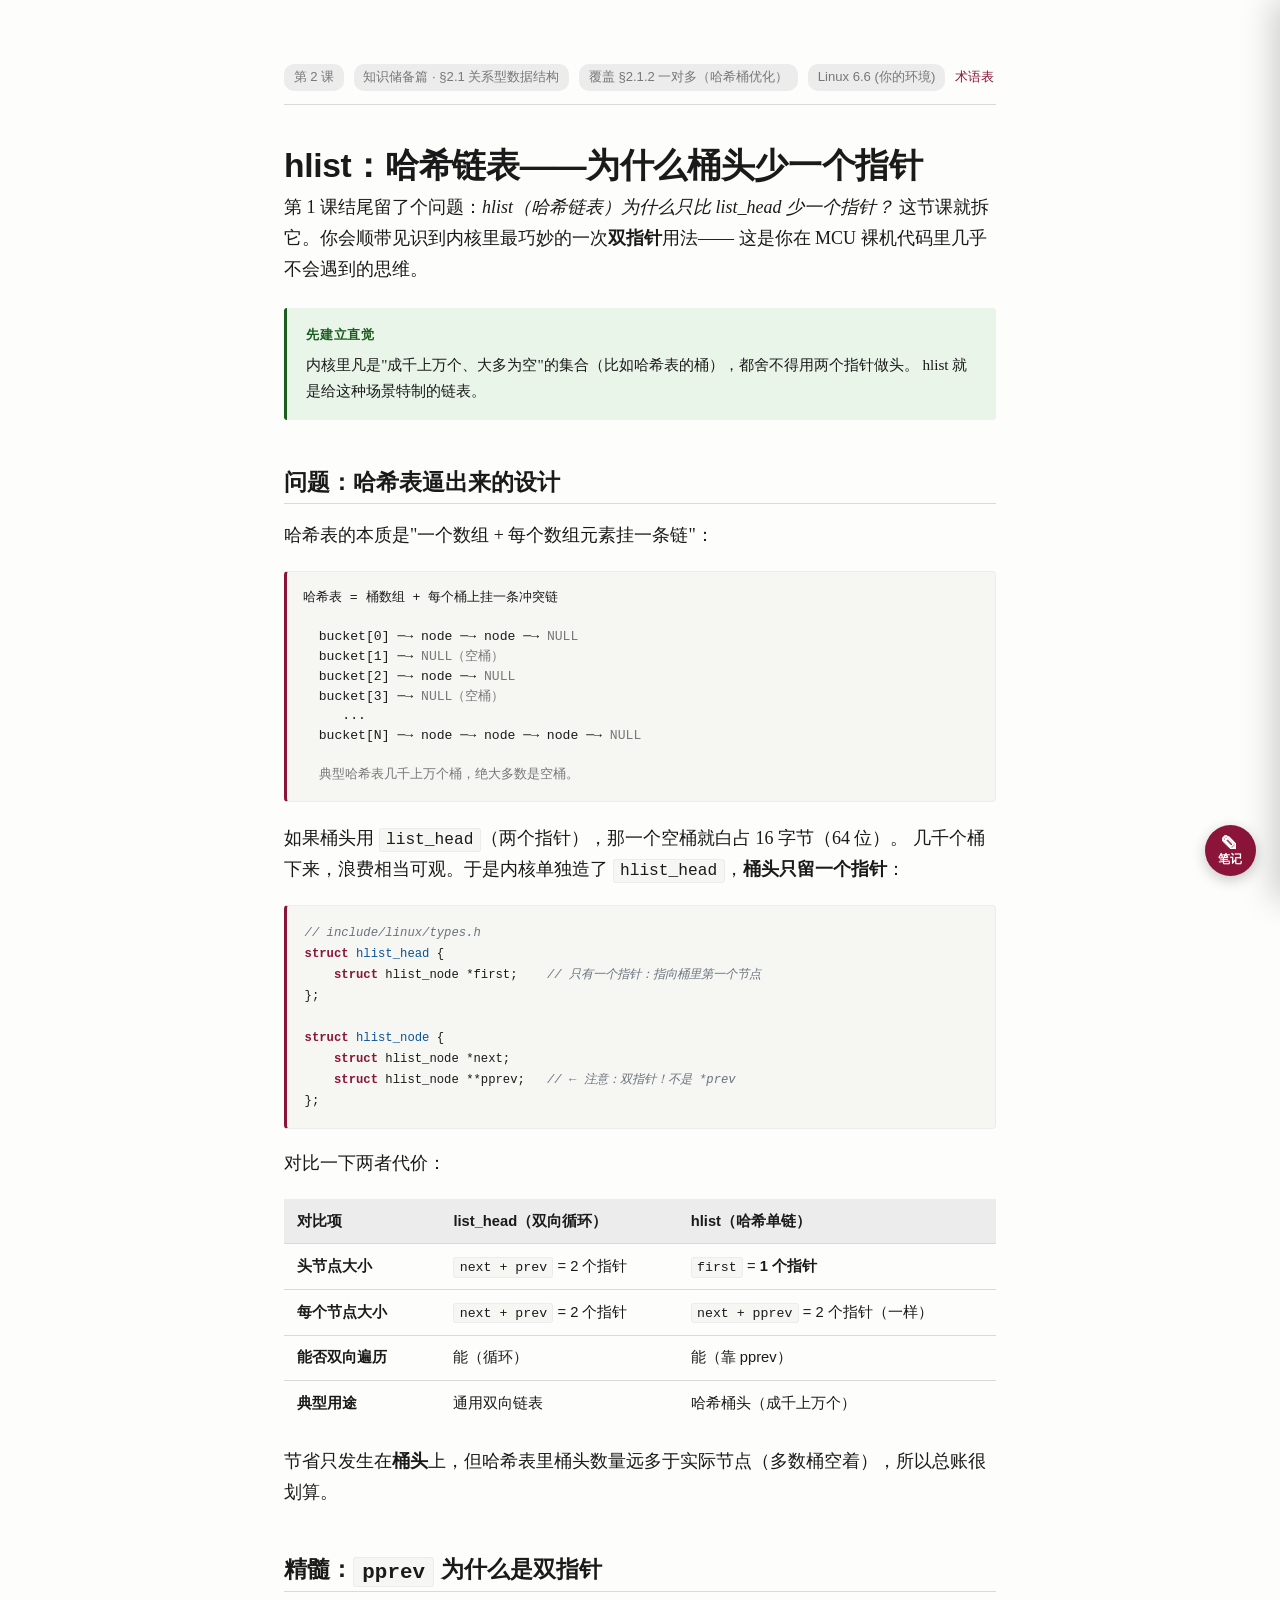
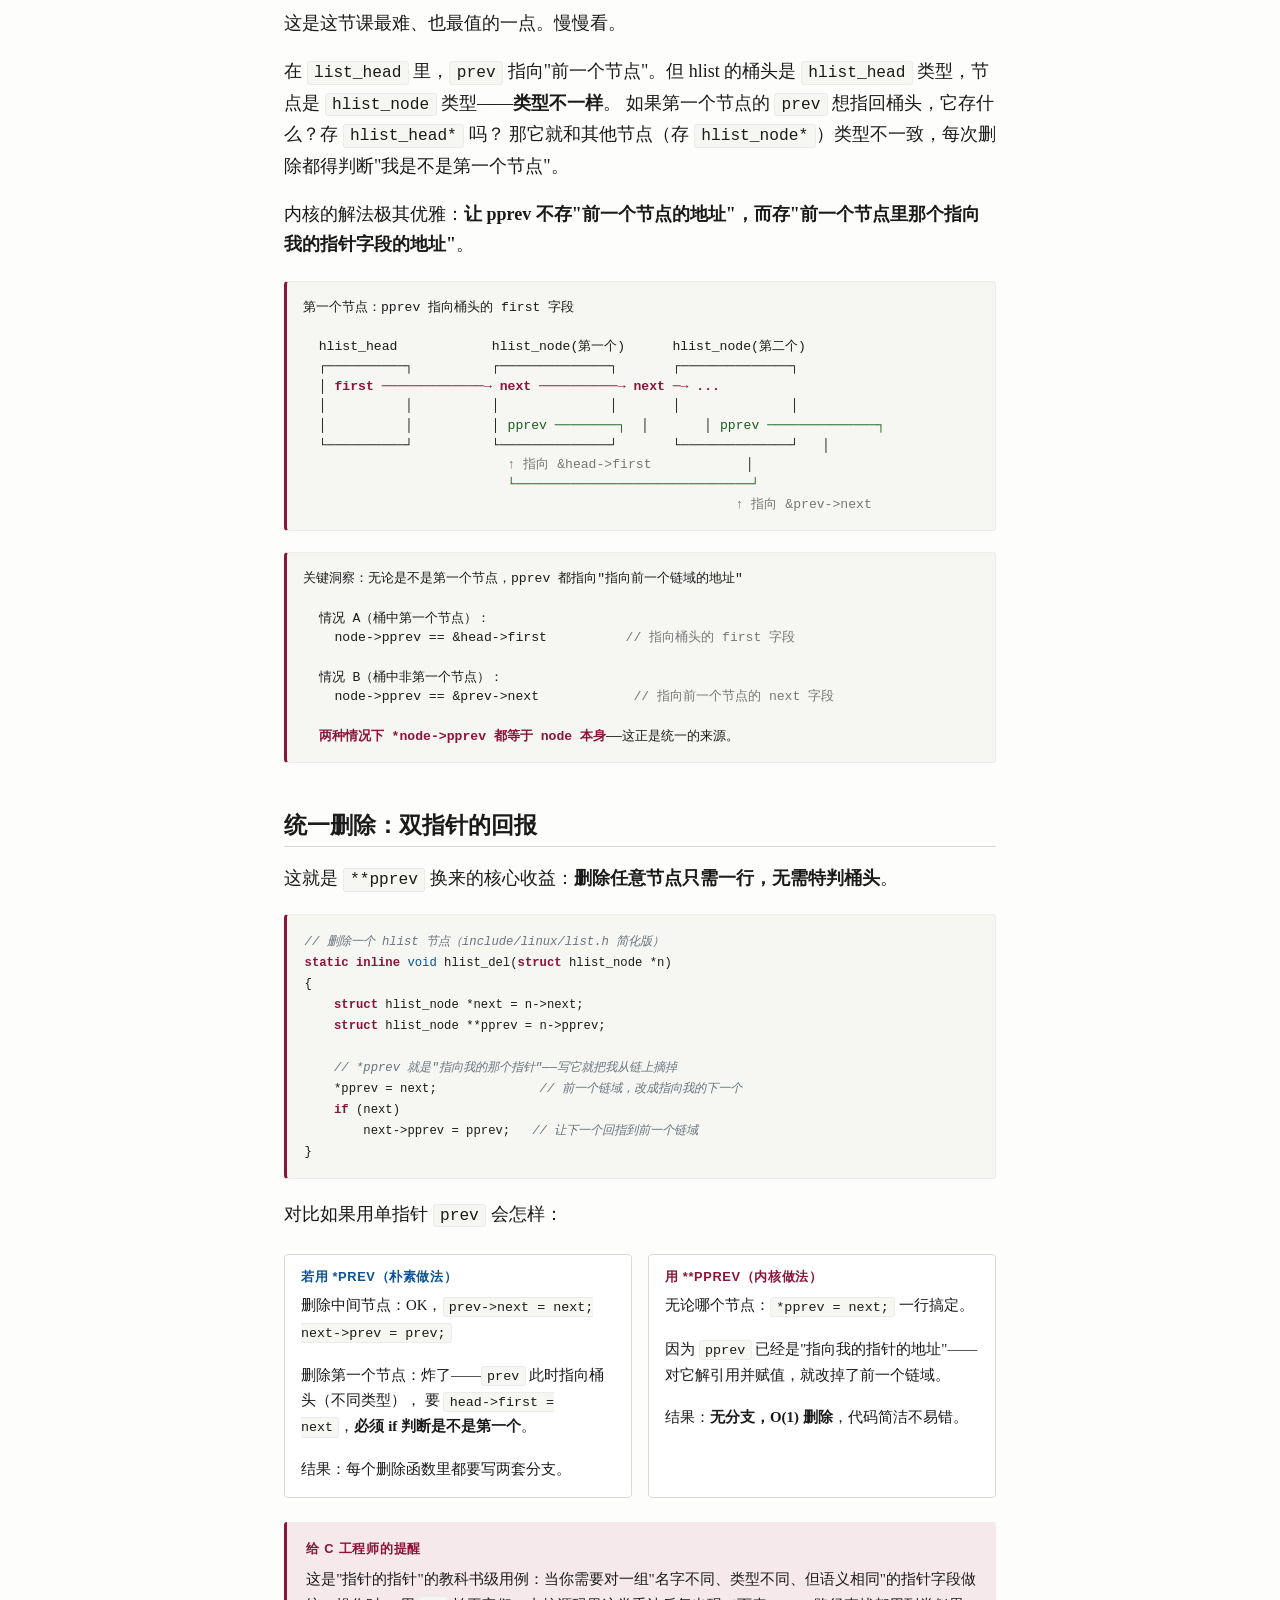
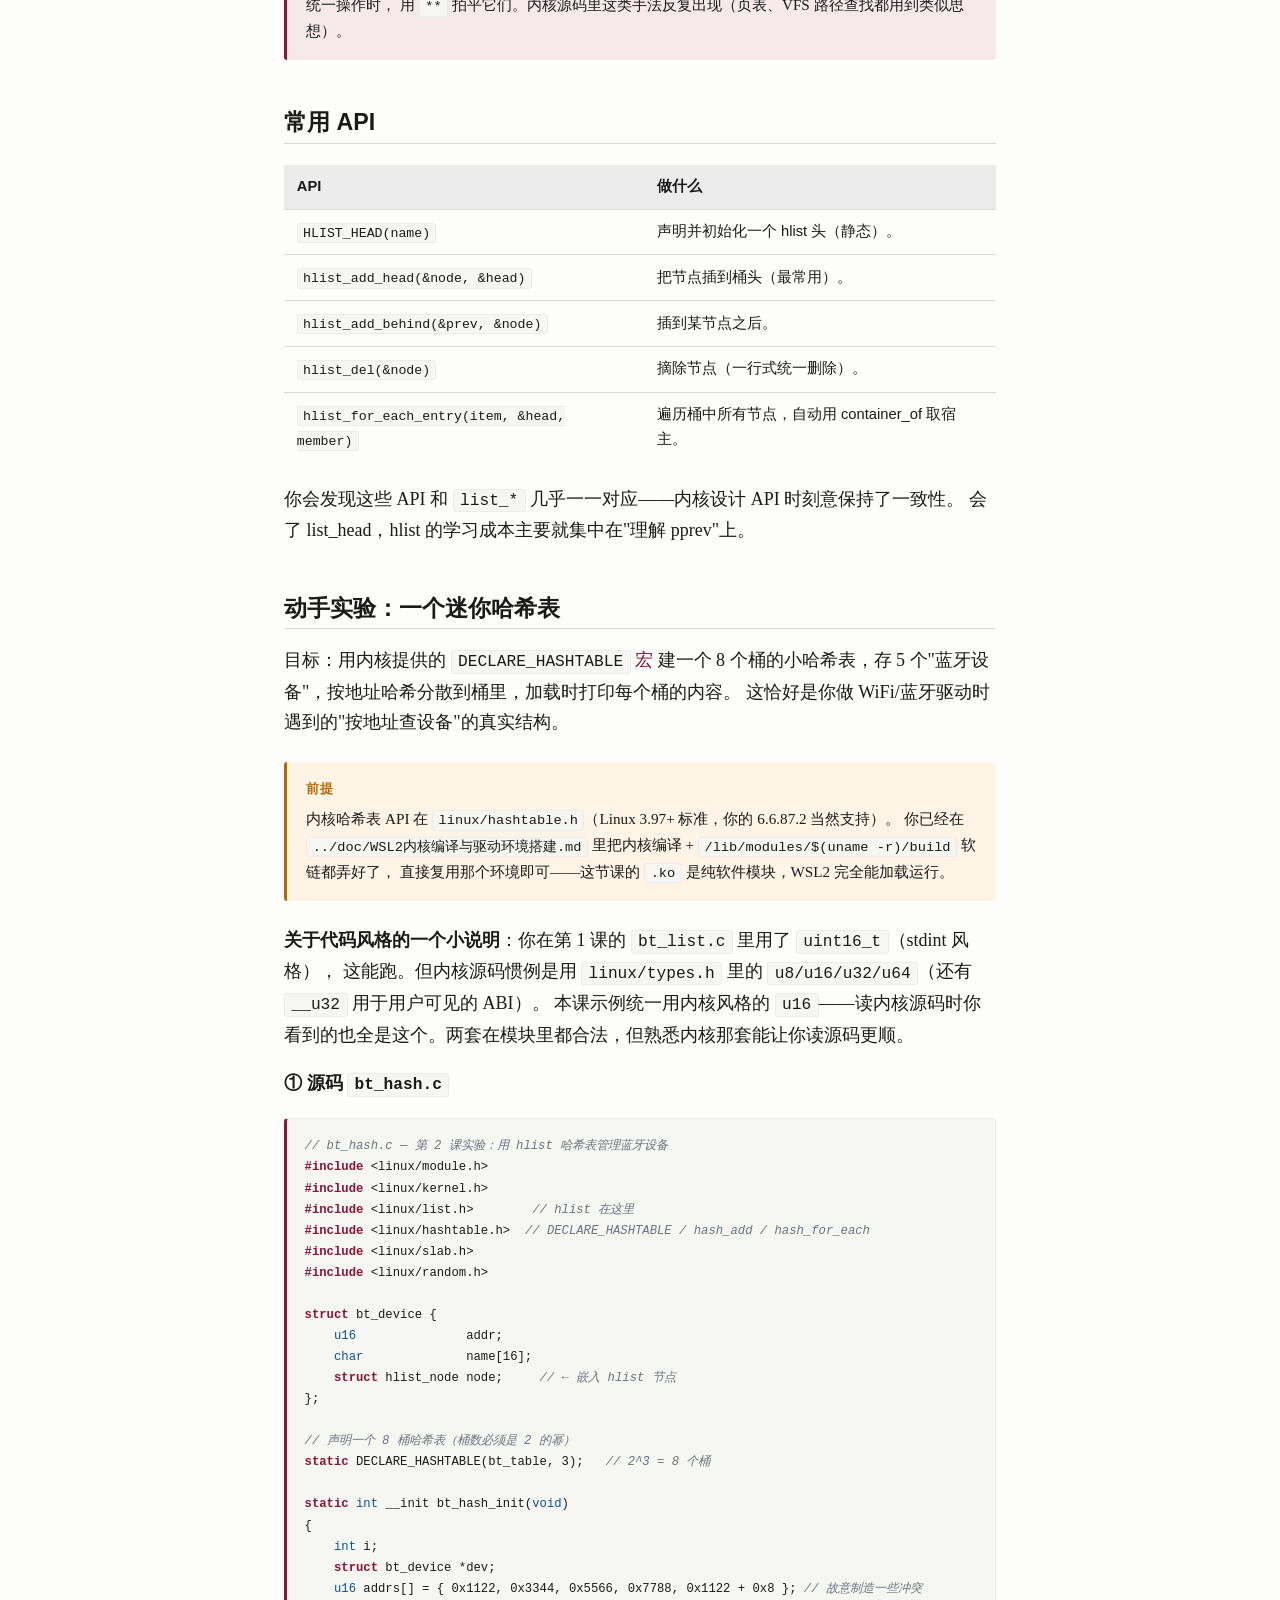
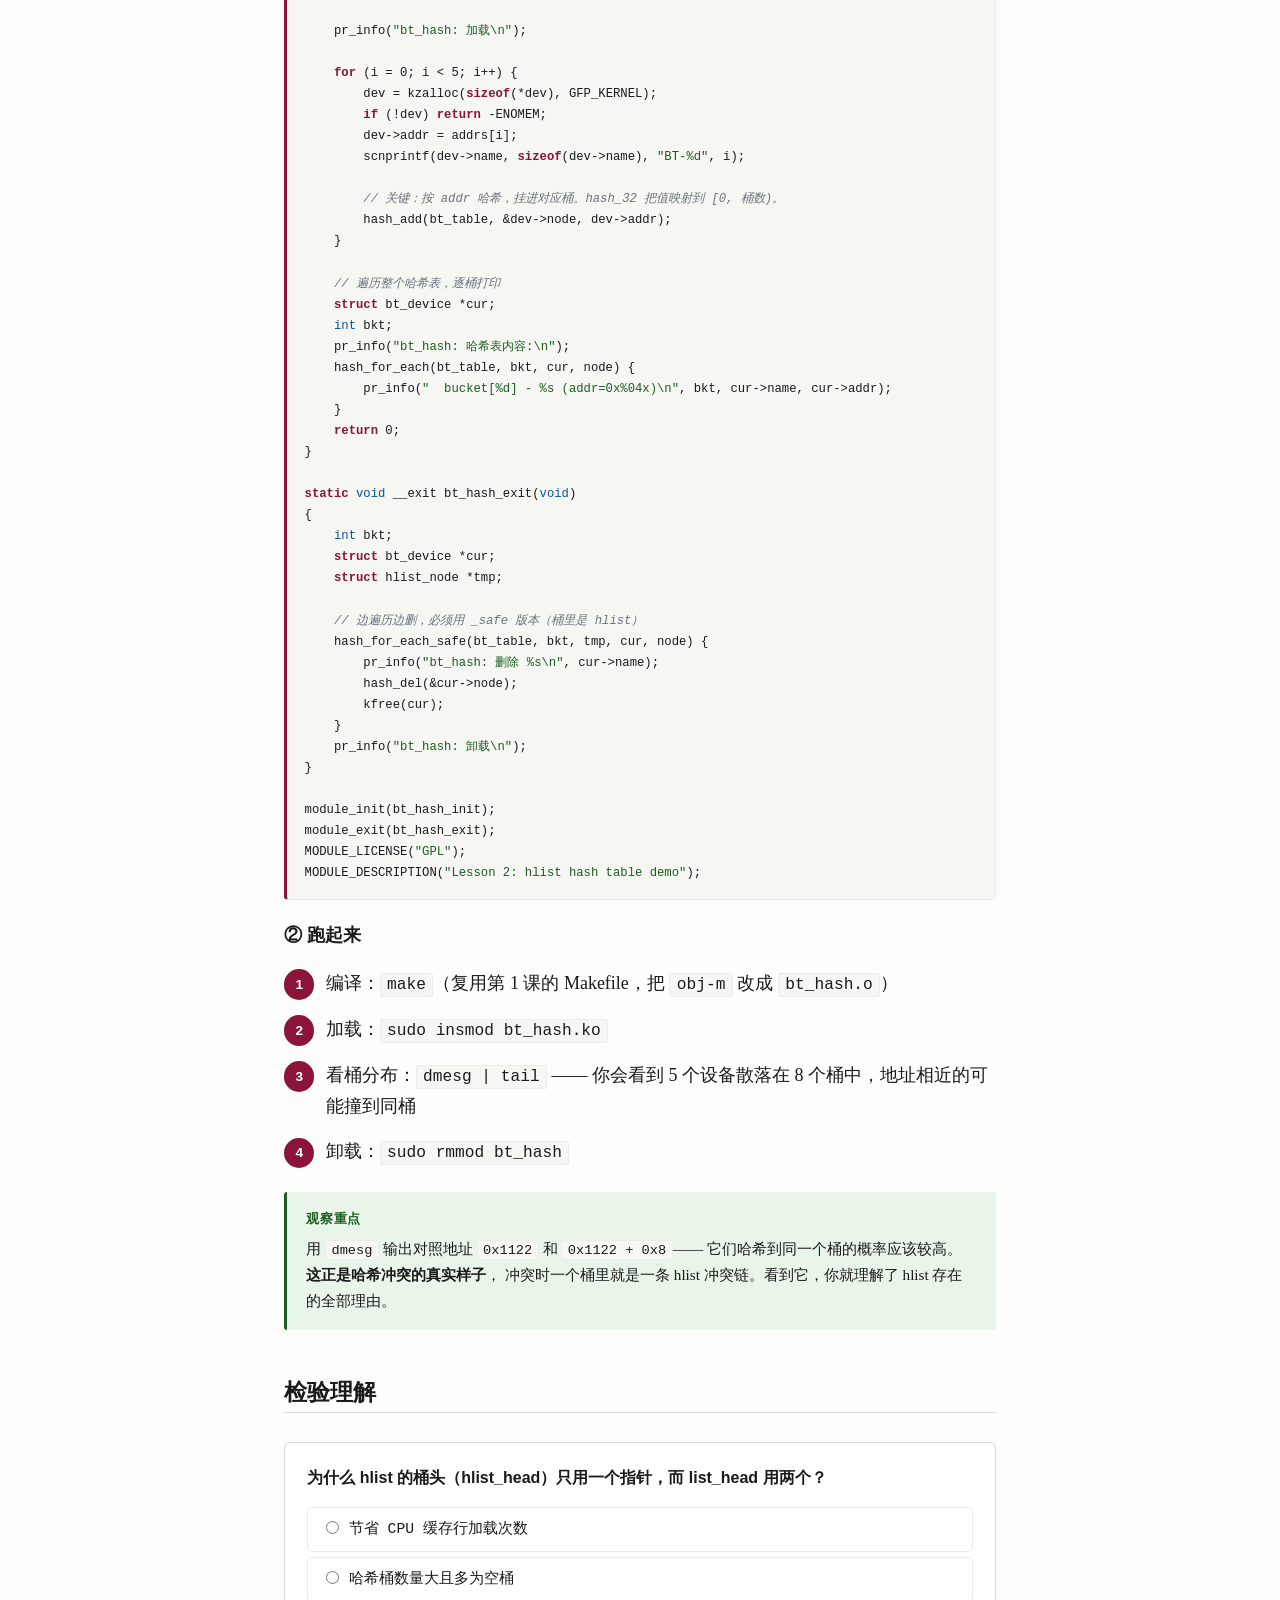
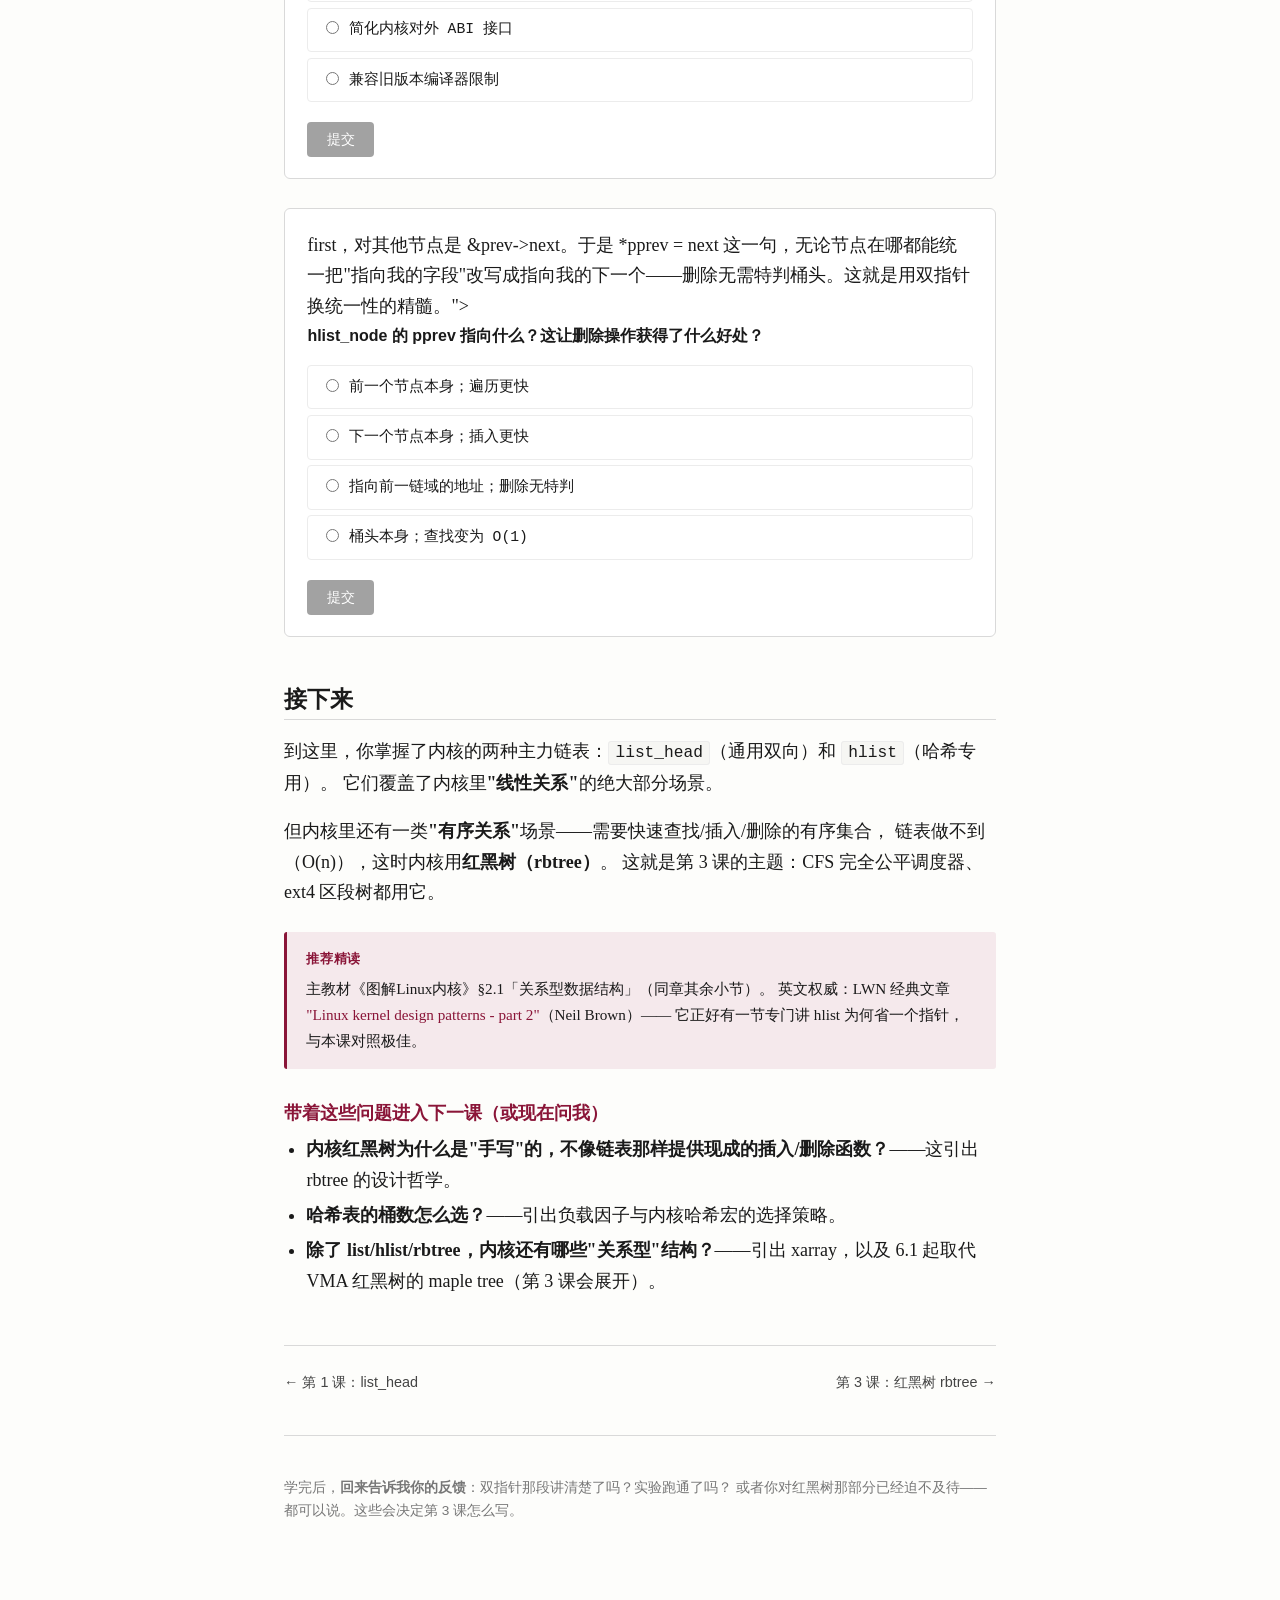
<file: lessons/0002-hlist-hash-list.html>
<!DOCTYPE html>
<html lang="zh-CN">
<head>
<meta charset="UTF-8">
<meta name="viewport" content="width=device-width, initial-scale=1.0">
<title>第 2 课 · hlist 哈希链表</title>
<link rel="stylesheet" href="../assets/style.css">
<script src="../assets/quiz.js" defer></script>
<script src="../assets/notes.js" defer></script>
<style>
  .memfig {
    font-family: var(--mono);
    font-size: .82rem;
    line-height: 1.5;
    background: var(--code-bg);
    border: 1px solid var(--rule-soft);
    border-left: 3px solid var(--accent);
    border-radius: 4px;
    padding: 1rem;
    overflow-x: auto;
    white-space: pre;
    margin: 1.3rem 0;
    color: var(--ink);
  }
  .memfig .hl { color: var(--accent); font-weight: 600; }
  .memfig .dim { color: var(--ink-mute); }
  .memfig .ok { color: var(--ok); }
  .compare-tbl td:first-child { width: 22%; font-weight: 600; }
</style>
</head>
<body>
<div class="wrap">

  <p class="lesson-meta">
    <span class="chip">第 2 课</span>
    <span class="chip">知识储备篇 · §2.1 关系型数据结构</span>
    <span class="chip">覆盖 §2.1.2 一对多（哈希桶优化）</span>
    <span class="chip">Linux 6.6 (你的环境)</span>
    <a href="../reference/glossary.html">术语表</a>
  </p>

  <h1>hlist：哈希链表——为什么桶头少一个指针</h1>

  <p>
    第 1 课结尾留了个问题：<em>hlist（哈希链表）为什么只比 list_head 少一个指针？</em>
    这节课就拆它。你会顺带见识到内核里最巧妙的一次<strong>双指针</strong>用法——
    这是你在 MCU 裸机代码里几乎不会遇到的思维。
  </p>

  <aside class="callout tip">
    <span class="callout-title">先建立直觉</span>
    内核里凡是"成千上万个、大多为空"的集合（比如哈希表的桶），都舍不得用两个指针做头。
    hlist 就是给这种场景特制的链表。
  </aside>


  <h2 id="why">问题：哈希表逼出来的设计</h2>

  <p>哈希表的本质是"一个数组 + 每个数组元素挂一条链"：</p>

  <div class="memfig">哈希表 = 桶数组 + 每个桶上挂一条冲突链

  bucket[0] ─→ node ─→ node ─→ <span class="dim">NULL</span>
  bucket[1] ─→ <span class="dim">NULL（空桶）</span>
  bucket[2] ─→ node ─→ <span class="dim">NULL</span>
  bucket[3] ─→ <span class="dim">NULL（空桶）</span>
     ...
  bucket[N] ─→ node ─→ node ─→ node ─→ <span class="dim">NULL</span>

  <span class="dim">典型哈希表几千上万个桶，绝大多数是空桶。</span></div>

  <p>
    如果桶头用 <code>list_head</code>（两个指针），那一个空桶就白占 16 字节（64 位）。
    几千个桶下来，浪费相当可观。于是内核单独造了 <code>hlist_head</code>，<strong>桶头只留一个指针</strong>：
  </p>

  <pre><code><span class="com">// include/linux/types.h</span>
<span class="kw">struct</span> <span class="type">hlist_head</span> {
    <span class="kw">struct</span> hlist_node *first;    <span class="com">// 只有一个指针：指向桶里第一个节点</span>
};

<span class="kw">struct</span> <span class="type">hlist_node</span> {
    <span class="kw">struct</span> hlist_node *next;
    <span class="kw">struct</span> hlist_node **pprev;   <span class="com">// ← 注意：双指针！不是 *prev</span>
};</code></pre>

  <p>对比一下两者代价：</p>

  <table class="compare-tbl">
    <thead><tr><th>对比项</th><th>list_head（双向循环）</th><th>hlist（哈希单链）</th></tr></thead>
    <tbody>
      <tr>
        <td>头节点大小</td>
        <td><code>next + prev</code> = 2 个指针</td>
        <td><code>first</code> = <strong>1 个指针</strong></td>
      </tr>
      <tr>
        <td>每个节点大小</td>
        <td><code>next + prev</code> = 2 个指针</td>
        <td><code>next + pprev</code> = 2 个指针（一样）</td>
      </tr>
      <tr>
        <td>能否双向遍历</td>
        <td>能（循环）</td>
        <td>能（靠 pprev）</td>
      </tr>
      <tr>
        <td>典型用途</td>
        <td>通用双向链表</td>
        <td>哈希桶头（成千上万个）</td>
      </tr>
    </tbody>
  </table>

  <p>
    节省只发生在<strong>桶头</strong>上，但哈希表里桶头数量远多于实际节点（多数桶空着），所以总账很划算。
  </p>


  <h2 id="pprev">精髓：<code>pprev</code> 为什么是双指针</h2>

  <p>
    这是这节课最难、也最值的一点。慢慢看。
  </p>

  <p>
    在 <code>list_head</code> 里，<code>prev</code> 指向"前一个节点"。但 hlist 的桶头是
    <code>hlist_head</code> 类型，节点是 <code>hlist_node</code> 类型——<strong>类型不一样</strong>。
    如果第一个节点的 <code>prev</code> 想指回桶头，它存什么？存 <code>hlist_head*</code> 吗？
    那它就和其他节点（存 <code>hlist_node*</code>）类型不一致，每次删除都得判断"我是不是第一个节点"。
  </p>

  <p>内核的解法极其优雅：<strong>让 pprev 不存"前一个节点的地址"，而存"前一个节点里那个指向我的指针字段的地址"</strong>。</p>

  <div class="memfig">第一个节点：pprev 指向桶头的 first 字段

  hlist_head            hlist_node(第一个)      hlist_node(第二个)
  ┌──────────┐          ┌──────────────┐       ┌──────────────┐
  │ <span class="hl">first ─────────────→ next ──────────→ next ─→ ...</span>
  │          │          │              │       │              │
  │          │          │ <span class="ok">pprev ────────┐</span>  │       │ <span class="ok">pprev ──────────────┐</span>
  └──────────┘          └──────────────┘       └──────────────┘   │
                          <span class="dim">↑ 指向 &head->first</span>            │
                          <span class="ok">└──────────────────────────────┘</span>
                                                       <span class="dim">↑ 指向 &prev->next</span></div>

  <div class="memfig">关键洞察：无论是不是第一个节点，pprev 都指向"指向前一个链域的地址"

  情况 A（桶中第一个节点）：
    node-&gt;pprev == &amp;head-&gt;first          <span class="dim">// 指向桶头的 first 字段</span>

  情况 B（桶中非第一个节点）：
    node-&gt;pprev == &amp;prev-&gt;next            <span class="dim">// 指向前一个节点的 next 字段</span>

  <span class="hl">两种情况下 *node-&gt;pprev 都等于 node 本身</span>——这正是统一的来源。</div>


  <h2 id="delete">统一删除：双指针的回报</h2>

  <p>
    这就是 <code>**pprev</code> 换来的核心收益：<strong>删除任意节点只需一行，无需特判桶头</strong>。
  </p>

  <pre><code><span class="com">// 删除一个 hlist 节点（include/linux/list.h 简化版）</span>
<span class="kw">static</span> <span class="kw">inline</span> <span class="type">void</span> hlist_del(<span class="kw">struct</span> hlist_node *n)
{
    <span class="kw">struct</span> hlist_node *next = n-&gt;next;
    <span class="kw">struct</span> hlist_node **pprev = n-&gt;pprev;

    <span class="com">// *pprev 就是"指向我的那个指针"——写它就把我从链上摘掉</span>
    *pprev = next;              <span class="com">// 前一个链域，改成指向我的下一个</span>
    <span class="kw">if</span> (next)
        next-&gt;pprev = pprev;   <span class="com">// 让下一个回指到前一个链域</span>
}</code></pre>

  <p>对比如果用单指针 <code>prev</code> 会怎样：</p>

  <div class="mcu-vs-kernel">
    <div class="col">
      <h4>若用 *prev（朴素做法）</h4>
      <p>删除中间节点：OK，<code>prev-&gt;next = next; next-&gt;prev = prev;</code></p>
      <p>删除第一个节点：炸了——<code>prev</code> 此时指向桶头（不同类型），
      要 <code>head-&gt;first = next</code>，<strong>必须 if 判断是不是第一个</strong>。</p>
      <p>结果：每个删除函数里都要写两套分支。</p>
    </div>
    <div class="col">
      <h4>用 **pprev（内核做法）</h4>
      <p>无论哪个节点：<code>*pprev = next;</code> 一行搞定。</p>
      <p>因为 <code>pprev</code> 已经是"指向我的指针的地址"——
      对它解引用并赋值，就改掉了前一个链域。</p>
      <p>结果：<strong>无分支，O(1) 删除</strong>，代码简洁不易错。</p>
    </div>
  </div>

  <aside class="callout">
    <span class="callout-title">给 C 工程师的提醒</span>
    这是"指针的指针"的教科书级用例：当你需要对一组"名字不同、类型不同、但语义相同"的指针字段做统一操作时，
    用 <code>**</code> 拍平它们。内核源码里这类手法反复出现（页表、VFS 路径查找都用到类似思想）。
  </aside>


  <h2 id="api">常用 API</h2>

  <table>
    <thead><tr><th>API</th><th>做什么</th></tr></thead>
    <tbody>
      <tr><td><code>HLIST_HEAD(name)</code></td><td>声明并初始化一个 hlist 头（静态）。</td></tr>
      <tr><td><code>hlist_add_head(&amp;node, &amp;head)</code></td><td>把节点插到桶头（最常用）。</td></tr>
      <tr><td><code>hlist_add_behind(&amp;prev, &amp;node)</code></td><td>插到某节点之后。</td></tr>
      <tr><td><code>hlist_del(&amp;node)</code></td><td>摘除节点（一行式统一删除）。</td></tr>
      <tr><td><code>hlist_for_each_entry(item, &amp;head, member)</code></td><td>遍历桶中所有节点，自动用 container_of 取宿主。</td></tr>
    </tbody>
  </table>

  <p>
    你会发现这些 API 和 <code>list_*</code> 几乎一一对应——内核设计 API 时刻意保持了一致性。
    会了 list_head，hlist 的学习成本主要就集中在"理解 pprev"上。
  </p>


  <h2 id="lab">动手实验：一个迷你哈希表</h2>

  <p>
    目标：用内核提供的 <a href="https://www.kernel.org/doc/html/latest/core-api/hashtables.html" target="_blank" rel="noopener"><code>DECLARE_HASHTABLE</code> 宏</a>
    建一个 8 个桶的小哈希表，存 5 个"蓝牙设备"，按地址哈希分散到桶里，加载时打印每个桶的内容。
    这恰好是你做 WiFi/蓝牙驱动时遇到的"按地址查设备"的真实结构。
  </p>
  <aside class="callout warn">
    <span class="callout-title">前提</span>
    内核哈希表 API 在 <code>linux/hashtable.h</code>（Linux 3.97+ 标准，你的 6.6.87.2 当然支持）。
    你已经在 <code>../doc/WSL2内核编译与驱动环境搭建.md</code> 里把内核编译 + <code>/lib/modules/$(uname -r)/build</code> 软链都弄好了，
    直接复用那个环境即可——这节课的 <code>.ko</code> 是纯软件模块，WSL2 完全能加载运行。
  </aside>

  <p>
    <strong>关于代码风格的一个小说明</strong>：你在第 1 课的 <code>bt_list.c</code> 里用了 <code>uint16_t</code>（stdint 风格），
    这能跑。但内核源码惯例是用 <code>linux/types.h</code> 里的 <code>u8/u16/u32/u64</code>（还有 <code>__u32</code> 用于用户可见的 ABI）。
    本课示例统一用内核风格的 <code>u16</code>——读内核源码时你看到的也全是这个。两套在模块里都合法，但熟悉内核那套能让你读源码更顺。
  </p>

  <p><strong>① 源码 <code>bt_hash.c</code></strong></p>

  <pre><code><span class="com">// bt_hash.c — 第 2 课实验：用 hlist 哈希表管理蓝牙设备</span>
<span class="kw">#include</span> &lt;linux/module.h&gt;
<span class="kw">#include</span> &lt;linux/kernel.h&gt;
<span class="kw">#include</span> &lt;linux/list.h&gt;        <span class="com">// hlist 在这里</span>
<span class="kw">#include</span> &lt;linux/hashtable.h&gt;  <span class="com">// DECLARE_HASHTABLE / hash_add / hash_for_each</span>
<span class="kw">#include</span> &lt;linux/slab.h&gt;
<span class="kw">#include</span> &lt;linux/random.h&gt;

<span class="kw">struct</span> bt_device {
    <span class="type">u16</span>               addr;
    <span class="type">char</span>              name[16];
    <span class="kw">struct</span> hlist_node node;     <span class="com">// ← 嵌入 hlist 节点</span>
};

<span class="com">// 声明一个 8 桶哈希表（桶数必须是 2 的幂）</span>
<span class="kw">static</span> DECLARE_HASHTABLE(bt_table, 3);   <span class="com">// 2^3 = 8 个桶</span>

<span class="kw">static</span> <span class="type">int</span> __init bt_hash_init(<span class="type">void</span>)
{
    <span class="type">int</span> i;
    <span class="kw">struct</span> bt_device *dev;
    <span class="type">u16</span> addrs[] = { 0x1122, 0x3344, 0x5566, 0x7788, 0x1122 + 0x8 }; <span class="com">// 故意制造一些冲突</span>

    pr_info(<span class="str">"bt_hash: 加载\n"</span>);

    <span class="kw">for</span> (i = 0; i &lt; 5; i++) {
        dev = kzalloc(<span class="kw">sizeof</span>(*dev), GFP_KERNEL);
        <span class="kw">if</span> (!dev) <span class="kw">return</span> -ENOMEM;
        dev-&gt;addr = addrs[i];
        scnprintf(dev-&gt;name, <span class="kw">sizeof</span>(dev-&gt;name), <span class="str">"BT-%d"</span>, i);

        <span class="com">// 关键：按 addr 哈希，挂进对应桶。hash_32 把值映射到 [0, 桶数)。</span>
        hash_add(bt_table, &amp;dev-&gt;node, dev-&gt;addr);
    }

    <span class="com">// 遍历整个哈希表，逐桶打印</span>
    <span class="kw">struct</span> bt_device *cur;
    <span class="type">int</span> bkt;
    pr_info(<span class="str">"bt_hash: 哈希表内容:\n"</span>);
    hash_for_each(bt_table, bkt, cur, node) {
        pr_info(<span class="str">"  bucket[%d] - %s (addr=0x%04x)\n"</span>, bkt, cur-&gt;name, cur-&gt;addr);
    }
    <span class="kw">return</span> 0;
}

<span class="kw">static</span> <span class="type">void</span> __exit bt_hash_exit(<span class="type">void</span>)
{
    <span class="type">int</span> bkt;
    <span class="kw">struct</span> bt_device *cur;
    <span class="kw">struct</span> hlist_node *tmp;

    <span class="com">// 边遍历边删，必须用 _safe 版本（桶里是 hlist）</span>
    hash_for_each_safe(bt_table, bkt, tmp, cur, node) {
        pr_info(<span class="str">"bt_hash: 删除 %s\n"</span>, cur-&gt;name);
        hash_del(&amp;cur-&gt;node);
        kfree(cur);
    }
    pr_info(<span class="str">"bt_hash: 卸载\n"</span>);
}

module_init(bt_hash_init);
module_exit(bt_hash_exit);
MODULE_LICENSE(<span class="str">"GPL"</span>);
MODULE_DESCRIPTION(<span class="str">"Lesson 2: hlist hash table demo"</span>);</code></pre>

  <p><strong>② 跑起来</strong></p>

  <ol class="steps">
    <li>编译：<code>make</code>（复用第 1 课的 Makefile，把 <code>obj-m</code> 改成 <code>bt_hash.o</code>）</li>
    <li>加载：<code>sudo insmod bt_hash.ko</code></li>
    <li>看桶分布：<code>dmesg | tail</code> —— 你会看到 5 个设备散落在 8 个桶中，地址相近的可能撞到同桶</li>
    <li>卸载：<code>sudo rmmod bt_hash</code></li>
  </ol>

  <aside class="callout tip">
    <span class="callout-title">观察重点</span>
    用 <code>dmesg</code> 输出对照地址 <code>0x1122</code> 和 <code>0x1122 + 0x8</code>——
    它们哈希到同一个桶的概率应该较高。<strong>这正是哈希冲突的真实样子</strong>，
    冲突时一个桶里就是一条 hlist 冲突链。看到它，你就理解了 hlist 存在的全部理由。
  </aside>


  <h2 id="check">检验理解</h2>

  <div class="quiz" data-correct="b" data-explain="hlist_head 用单指针 first 而非双指针，是因为哈希表可能有成千上万个桶、绝大多数为空桶——桶头省一个指针，全局省下的内存非常可观。代价是节点结构稍复杂（pprev 改为双指针），但节点总数远少于桶数，权衡划算。与现代 CPU 缓存行、内核 ABI 都无关。">
    <p class="quiz-q">为什么 hlist 的桶头（hlist_head）只用一个指针，而 list_head 用两个？</p>
    <label class="quiz-opt"><input type="radio" name="q1" value="a">节省 CPU 缓存行加载次数</label>
    <label class="quiz-opt"><input type="radio" name="q1" value="b">哈希桶数量大且多为空桶</label>
    <label class="quiz-opt"><input type="radio" name="q1" value="c">简化内核对外 ABI 接口</label>
    <label class="quiz-opt"><input type="radio" name="q1" value="d">兼容旧版本编译器限制</label>
    <button class="quiz-check" type="button">提交</button>
  </div>

  <div class="quiz" data-correct="c" data-explain="pprev 是指向"指向我的那个指针"的地址。对第一个节点是 &head->first，对其他节点是 &prev->next。于是 *pprev = next 这一句，无论节点在哪都能统一把"指向我的字段"改写成指向我的下一个——删除无需特判桶头。这就是用双指针换统一性的精髓。">
    <p class="quiz-q">hlist_node 的 pprev 指向什么？这让删除操作获得了什么好处？</p>
    <label class="quiz-opt"><input type="radio" name="q2" value="a">前一个节点本身；遍历更快</label>
    <label class="quiz-opt"><input type="radio" name="q2" value="b">下一个节点本身；插入更快</label>
    <label class="quiz-opt"><input type="radio" name="q2" value="c">指向前一链域的地址；删除无特判</label>
    <label class="quiz-opt"><input type="radio" name="q2" value="d">桶头本身；查找变为 O(1)</label>
    <button class="quiz-check" type="button">提交</button>
  </div>


  <h2 id="next">接下来</h2>

  <p>
    到这里，你掌握了内核的两种主力链表：<code>list_head</code>（通用双向）和 <code>hlist</code>（哈希专用）。
    它们覆盖了内核里<strong>"线性关系"</strong>的绝大部分场景。
  </p>

  <p>
    但内核里还有一类<strong>"有序关系"</strong>场景——需要快速查找/插入/删除的有序集合，
    链表做不到（O(n)），这时内核用<strong>红黑树（rbtree）</strong>。
    这就是第 3 课的主题：CFS 完全公平调度器、ext4 区段树都用它。
  </p>

  <aside class="callout">
    <span class="callout-title">推荐精读</span>
    主教材《图解Linux内核》§2.1「关系型数据结构」（同章其余小节）。
    英文权威：LWN 经典文章 <a href="https://lwn.net/Articles/336255/" target="_blank" rel="noopener">"Linux kernel design patterns - part 2"</a>（Neil Brown）——
    它正好有一节专门讲 hlist 为何省一个指针，与本课对照极佳。
  </aside>

  <h3>带着这些问题进入下一课（或现在问我）</h3>
  <ul>
    <li><strong>内核红黑树为什么是"手写"的，不像链表那样提供现成的插入/删除函数？</strong>——这引出 rbtree 的设计哲学。</li>
    <li><strong>哈希表的桶数怎么选？</strong>——引出负载因子与内核哈希宏的选择策略。</li>
    <li><strong>除了 list/hlist/rbtree，内核还有哪些"关系型"结构？</strong>——引出 xarray，以及 6.1 起取代 VMA 红黑树的 maple tree（第 3 课会展开）。</li>
  </ul>

  <p class="lesson-nav">
    <a href="0001-intrusive-list-head.html">← 第 1 课：list_head</a>
    <a href="0003-rbtree.html">第 3 课：红黑树 rbtree →</a>
  </p>

  <hr>
  <p style="font-family:var(--sans);font-size:.85rem;color:var(--ink-mute);">
    学完后，<strong>回来告诉我你的反馈</strong>：双指针那段讲清楚了吗？实验跑通了吗？
    或者你对红黑树那部分已经迫不及待——都可以说。这些会决定第 3 课怎么写。
  </p>

</div>
</body>
</html>
</file>
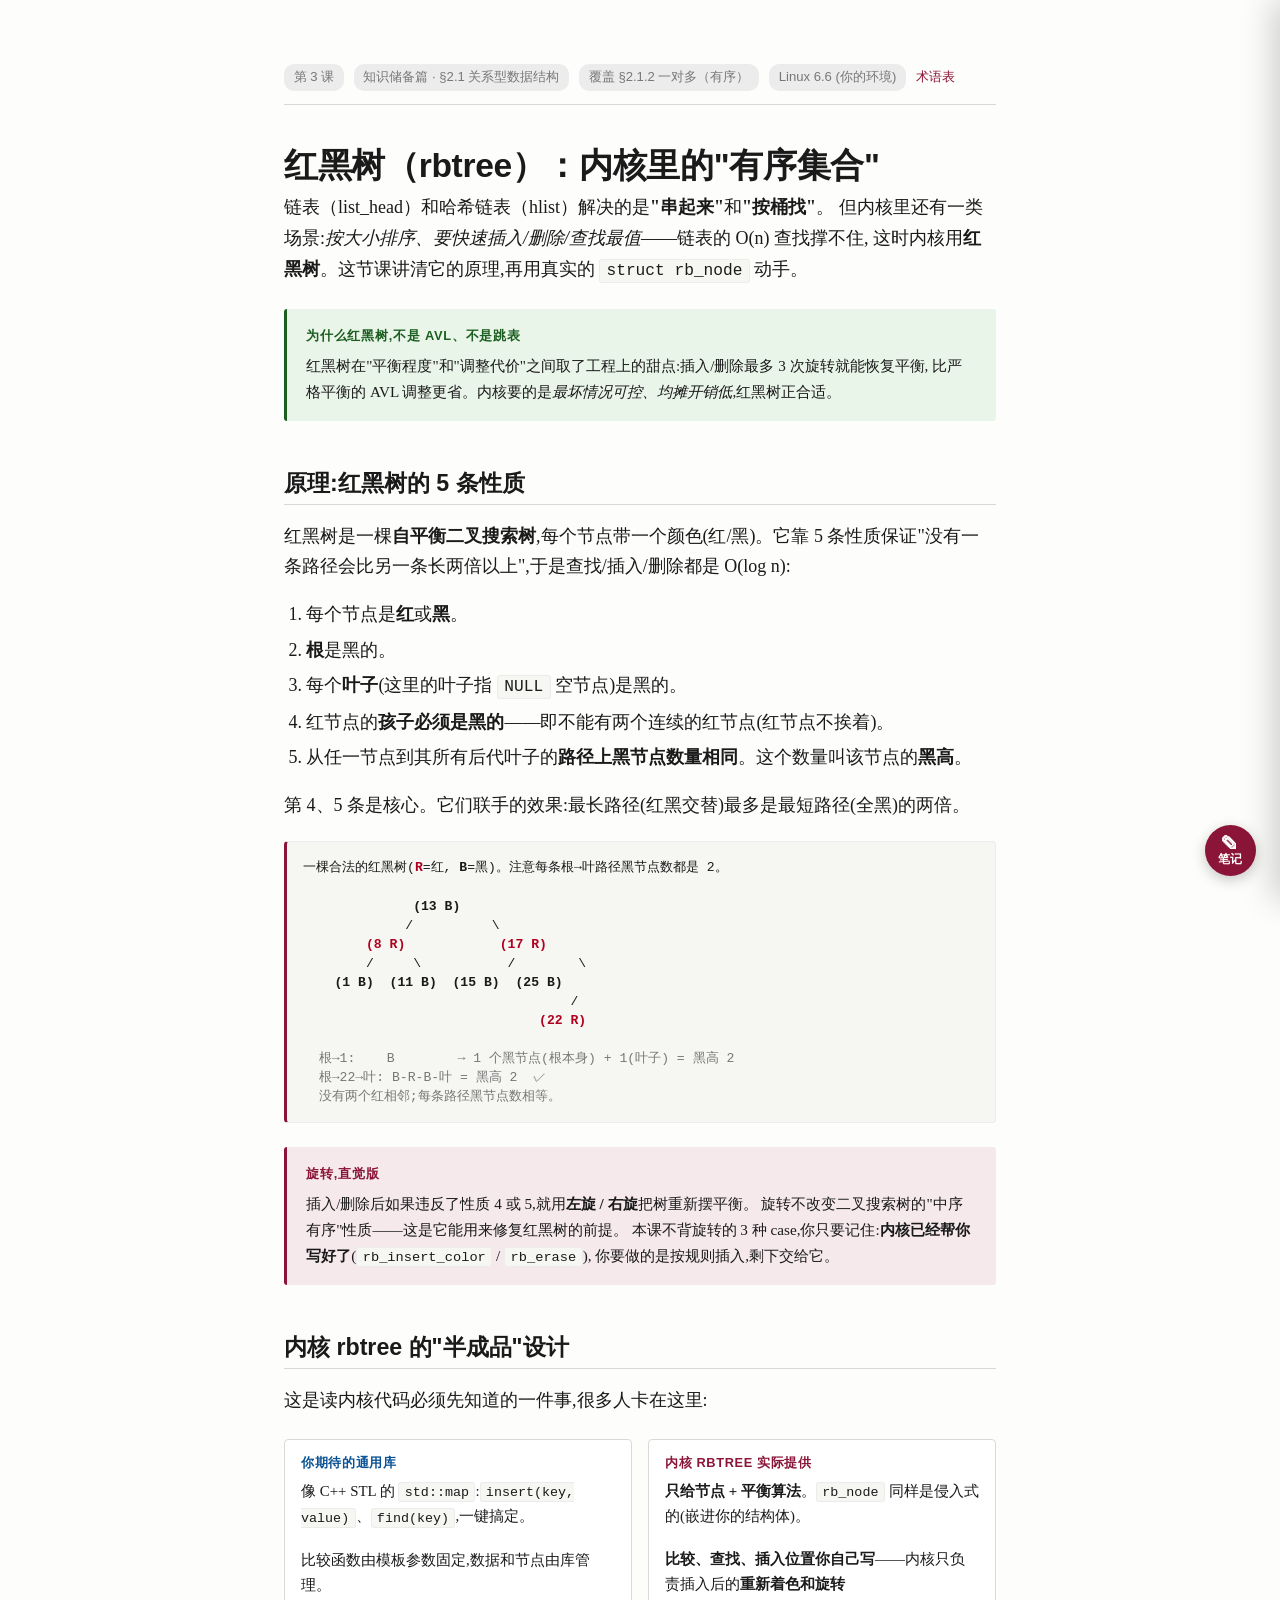
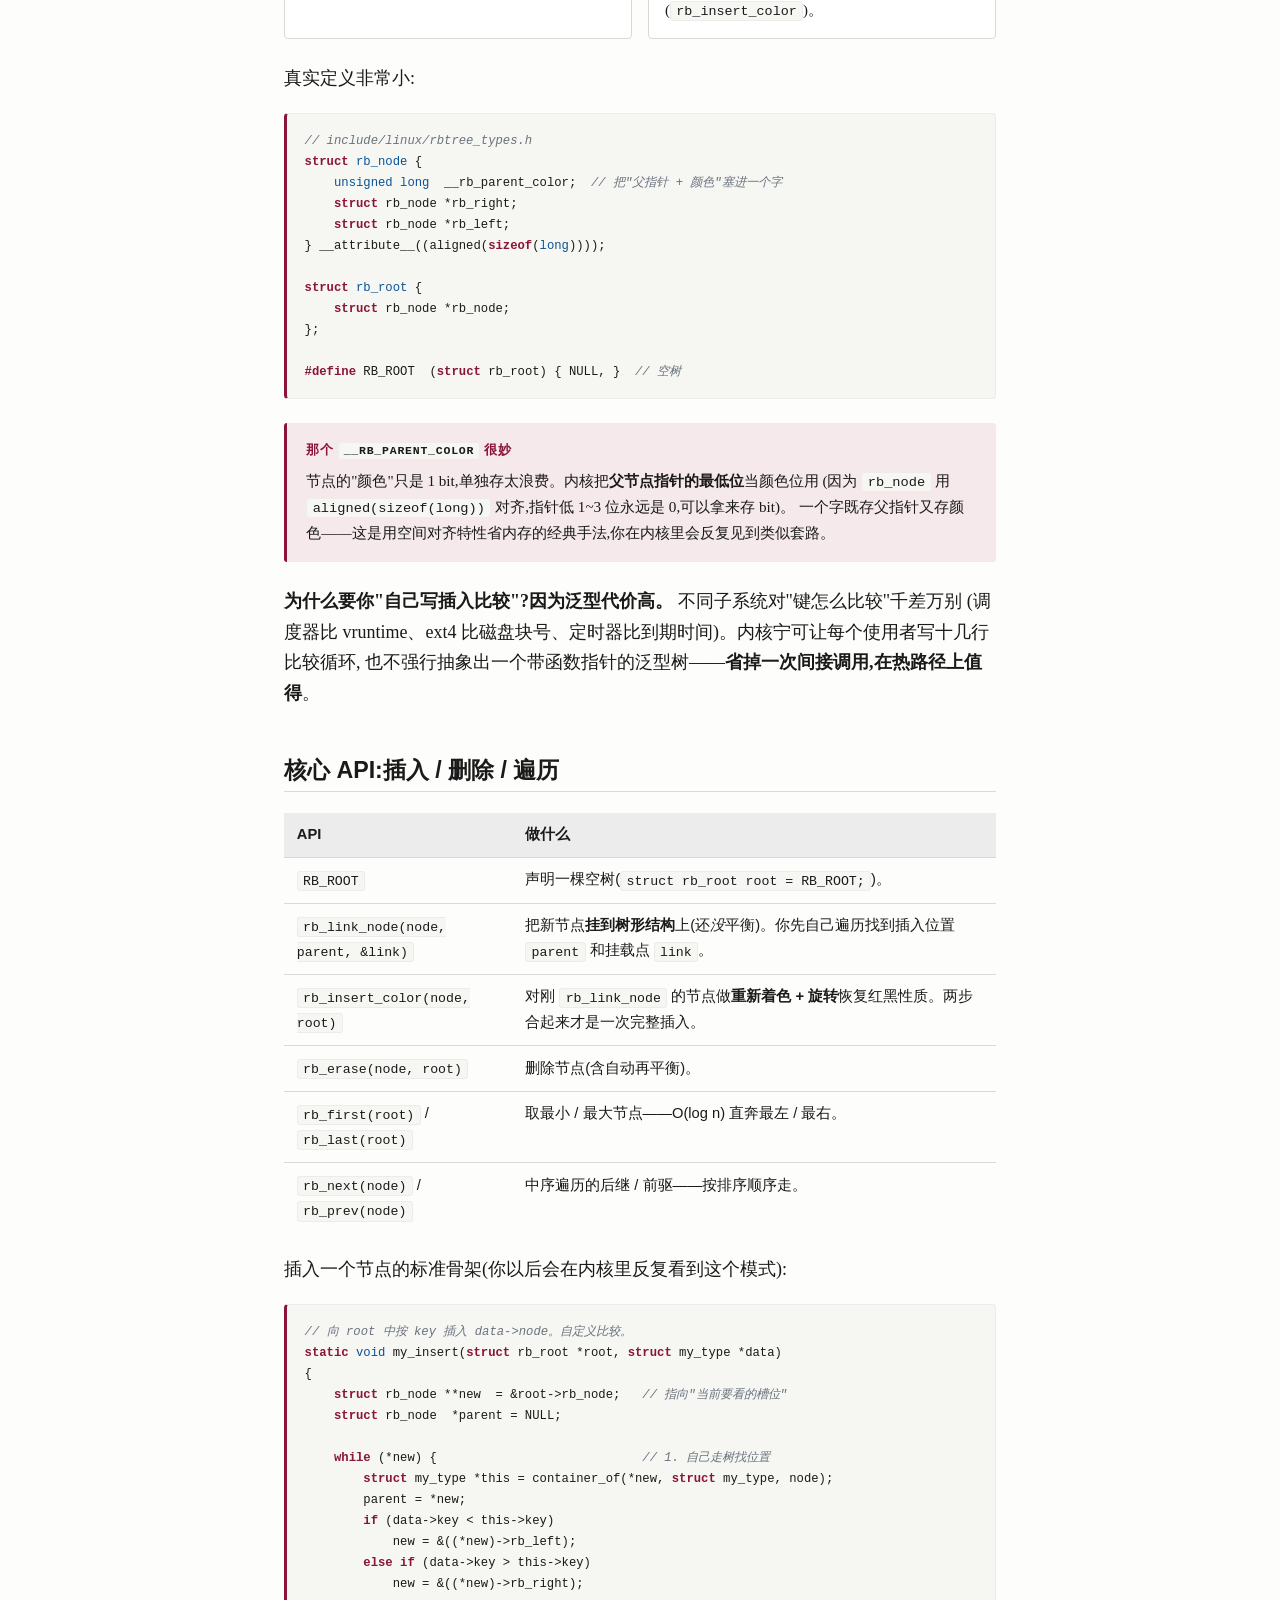
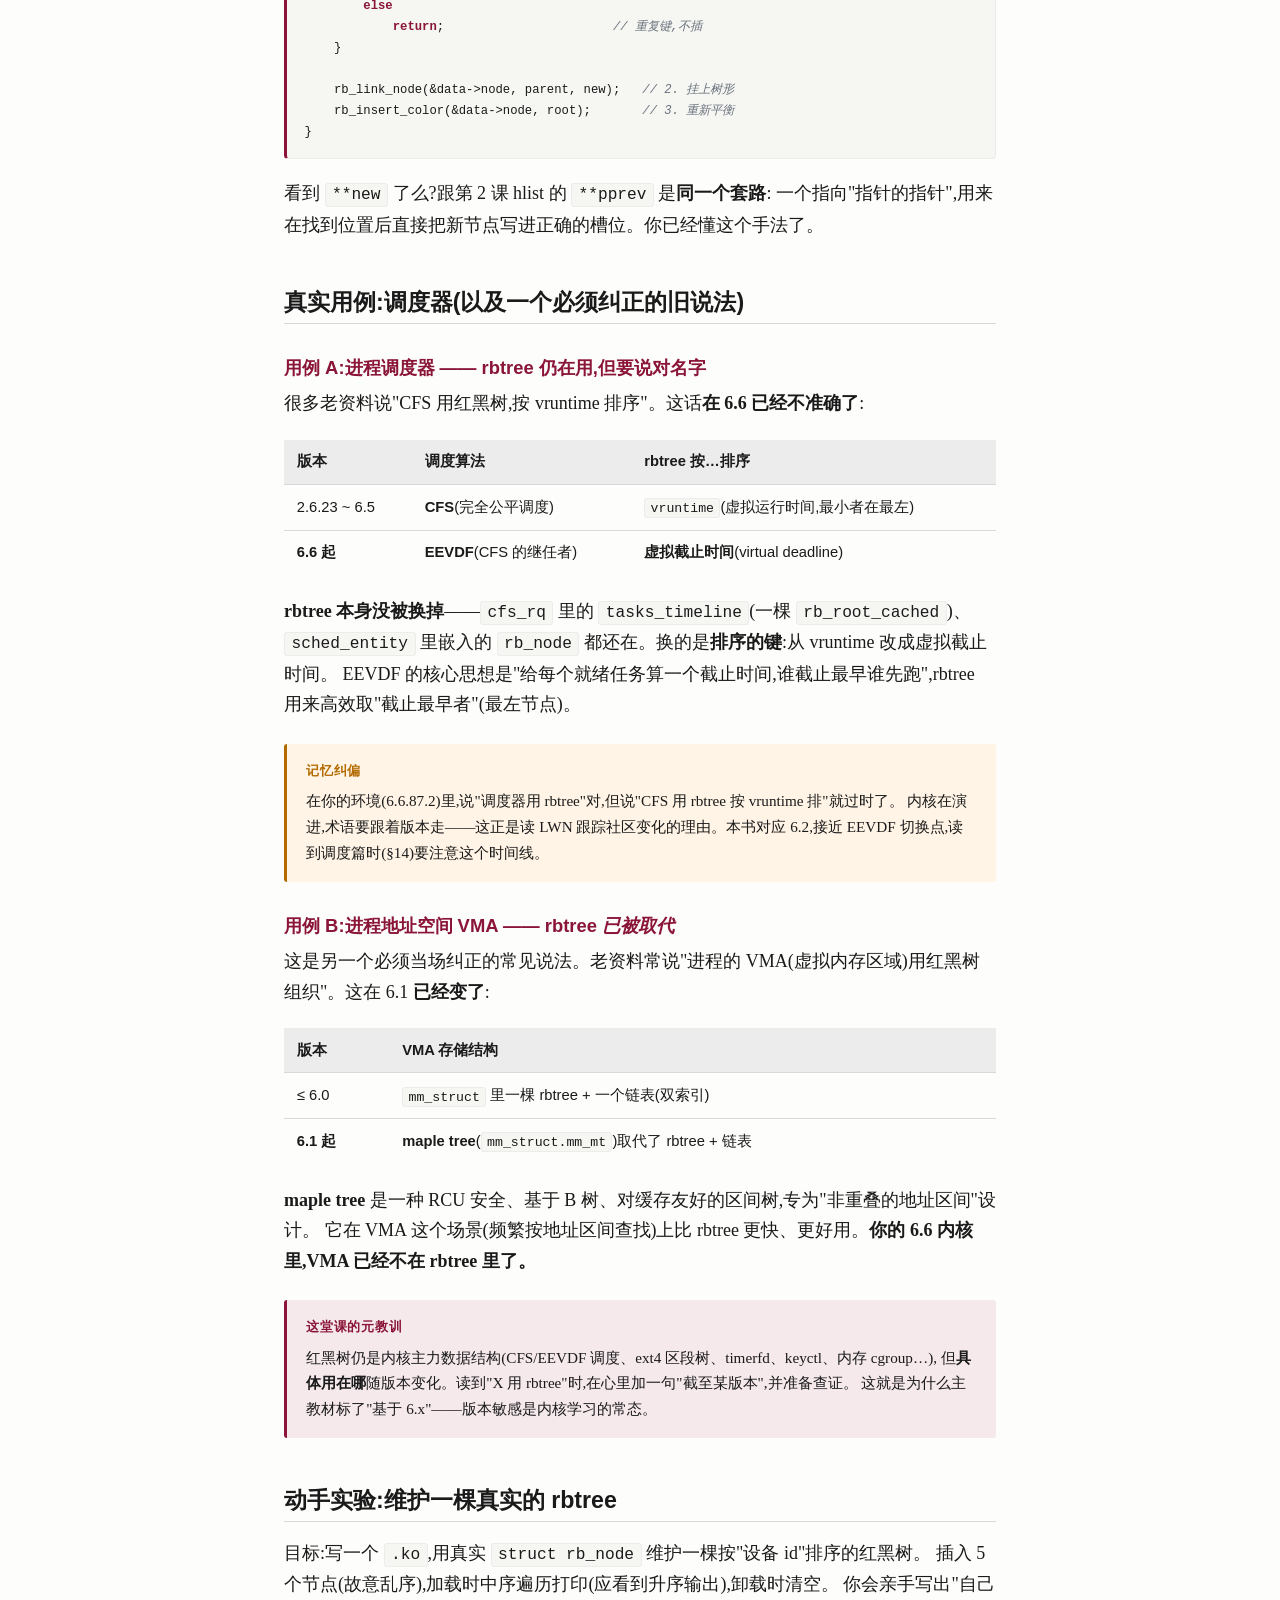
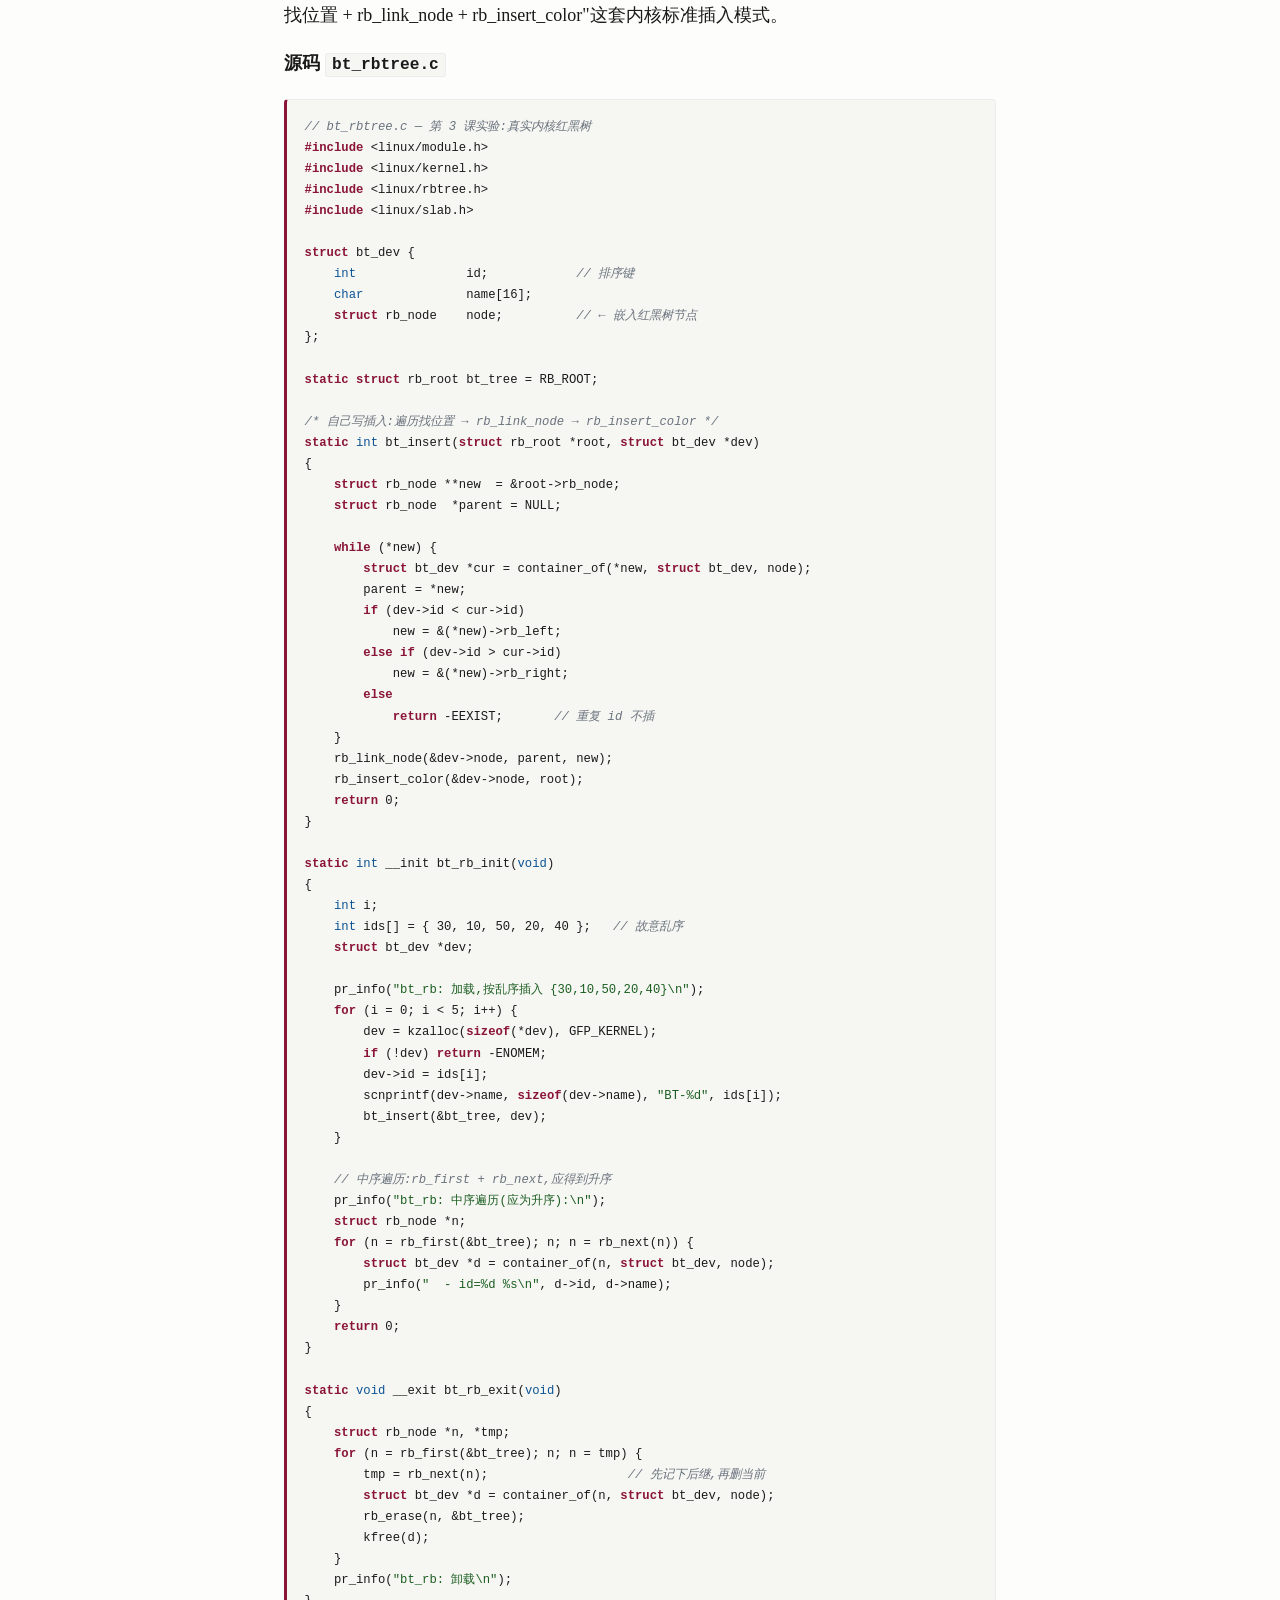
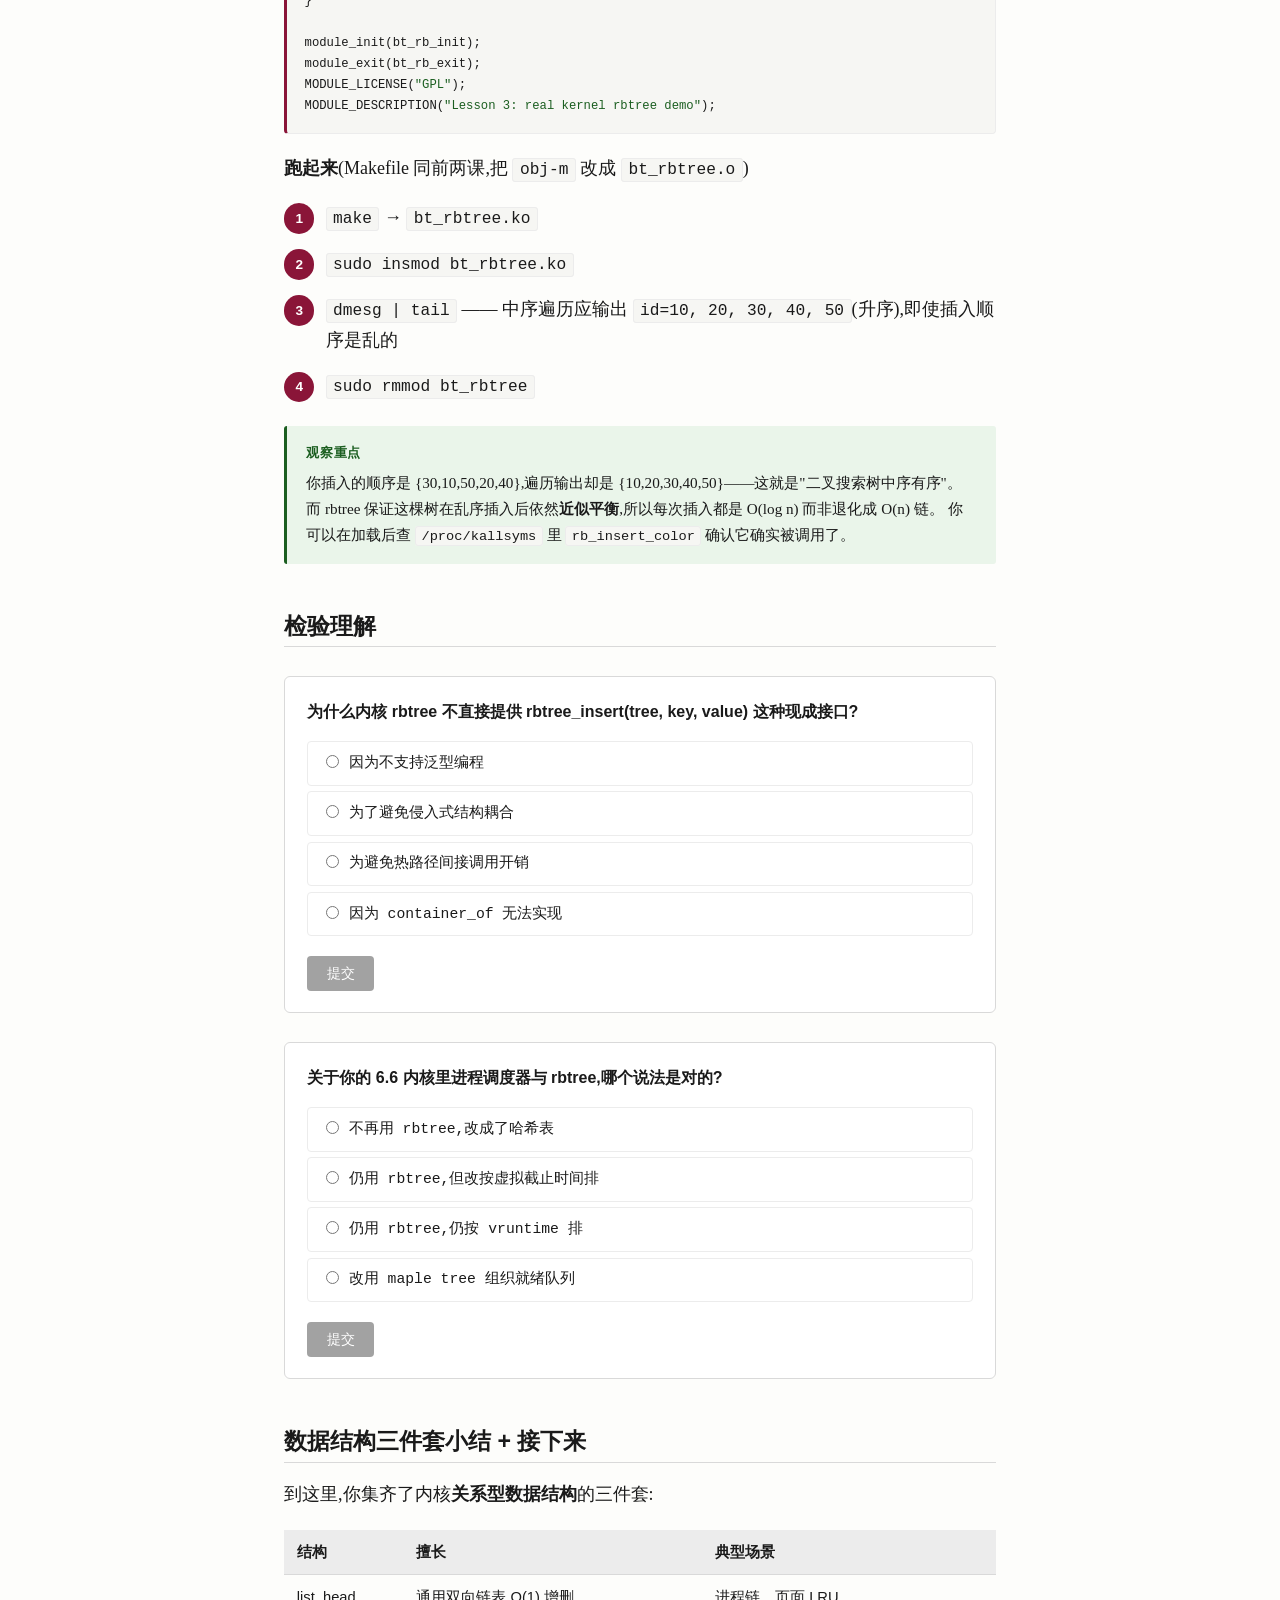
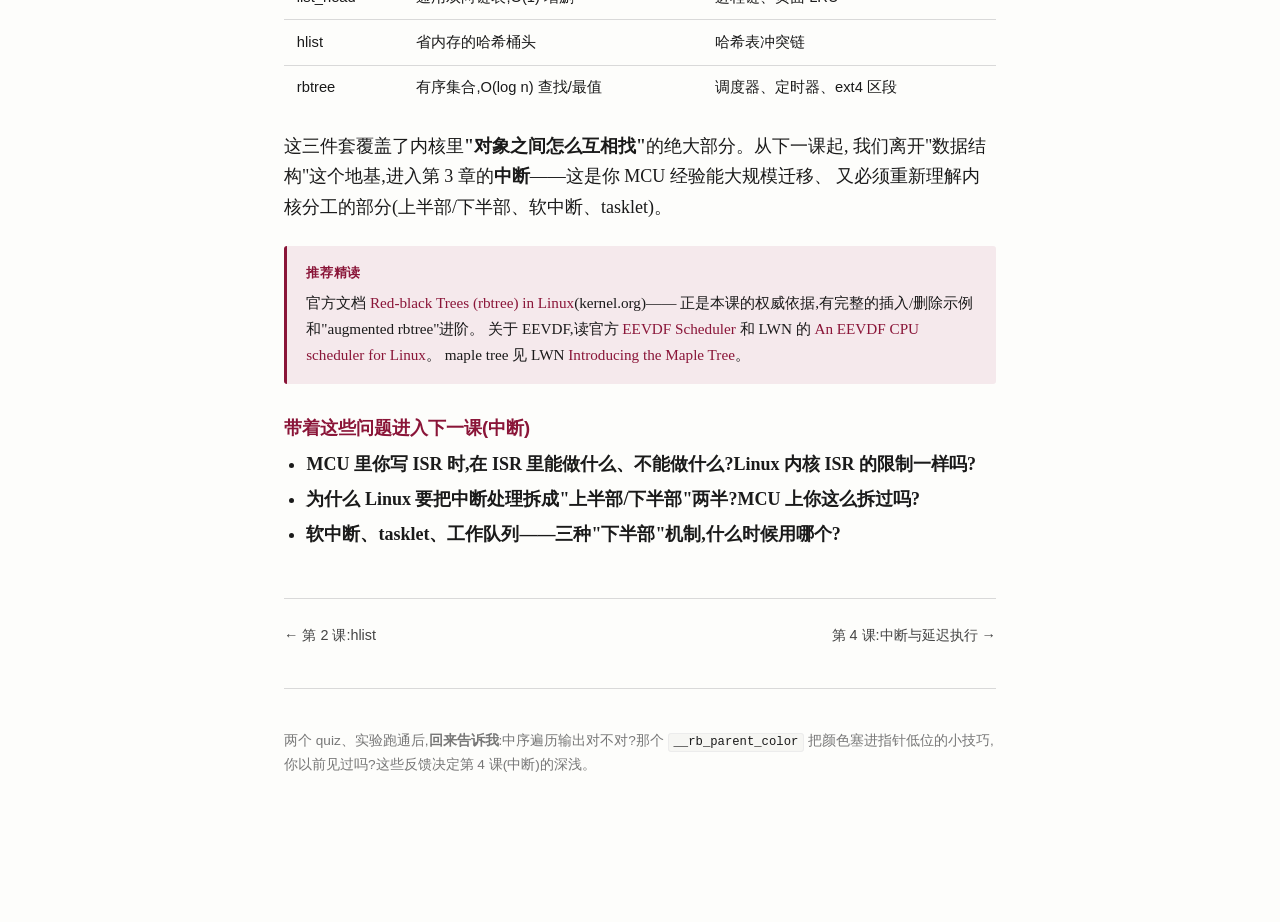
<file: lessons/0003-rbtree.html>
<!DOCTYPE html>
<html lang="zh-CN">
<head>
<meta charset="UTF-8">
<meta name="viewport" content="width=device-width, initial-scale=1.0">
<title>第 3 课 · 红黑树 rbtree</title>
<link rel="stylesheet" href="../assets/style.css">
<script src="../assets/quiz.js" defer></script>
<script src="../assets/notes.js" defer></script>
<style>
  .treefig {
    font-family: var(--mono);
    font-size: .82rem;
    line-height: 1.45;
    background: var(--code-bg);
    border: 1px solid var(--rule-soft);
    border-left: 3px solid var(--accent);
    border-radius: 4px;
    padding: 1rem;
    overflow-x: auto;
    white-space: pre;
    margin: 1.3rem 0;
    color: var(--ink);
  }
  .treefig .r { color: #b00020; font-weight: 600; }   /* 红 */
  .treefig .k { color: var(--ink); font-weight: 600; } /* 黑 */
  .treefig .dim { color: var(--ink-mute); }
  .treefig .hl { color: var(--accent); font-weight: 600; }
  .tree-diagram { text-align:center; overflow-x:auto; margin:1.4rem 0; }
  .tree-diagram svg { max-width:100%; height:auto; }
</style>
</head>
<body>
<div class="wrap">

  <p class="lesson-meta">
    <span class="chip">第 3 课</span>
    <span class="chip">知识储备篇 · §2.1 关系型数据结构</span>
    <span class="chip">覆盖 §2.1.2 一对多（有序）</span>
    <span class="chip">Linux 6.6 (你的环境)</span>
    <a href="../reference/glossary.html">术语表</a>
  </p>

  <h1>红黑树（rbtree）：内核里的"有序集合"</h1>

  <p>
    链表（list_head）和哈希链表（hlist）解决的是<strong>"串起来"</strong>和<strong>"按桶找"</strong>。
    但内核里还有一类场景:<em>按大小排序、要快速插入/删除/查找最值</em>——链表的 O(n) 查找撑不住,
    这时内核用<strong>红黑树</strong>。这节课讲清它的原理,再用真实的 <code>struct rb_node</code> 动手。
  </p>

  <aside class="callout tip">
    <span class="callout-title">为什么红黑树,不是 AVL、不是跳表</span>
    红黑树在"平衡程度"和"调整代价"之间取了工程上的甜点:插入/删除最多 3 次旋转就能恢复平衡,
    比严格平衡的 AVL 调整更省。内核要的是<em>最坏情况可控、均摊开销低</em>,红黑树正合适。
  </aside>


  <h2 id="properties">原理:红黑树的 5 条性质</h2>

  <p>红黑树是一棵<strong>自平衡二叉搜索树</strong>,每个节点带一个颜色(红/黑)。它靠 5 条性质保证"没有一条路径会比另一条长两倍以上",于是查找/插入/删除都是 O(log n):</p>

  <ol>
    <li>每个节点是<strong>红</strong>或<strong>黑</strong>。</li>
    <li><strong>根</strong>是黑的。</li>
    <li>每个<strong>叶子</strong>(这里的叶子指 <code>NULL</code> 空节点)是黑的。</li>
    <li>红节点的<strong>孩子必须是黑的</strong>——即不能有两个连续的红节点(红节点不挨着)。</li>
    <li>从任一节点到其所有后代叶子的<strong>路径上黑节点数量相同</strong>。这个数量叫该节点的<strong>黑高</strong>。</li>
  </ol>

  <p>第 4、5 条是核心。它们联手的效果:最长路径(红黑交替)最多是最短路径(全黑)的两倍。</p>

  <div class="treefig">一棵合法的红黑树(<span class="r">R</span>=红, <span class="k">B</span>=黑)。注意每条根→叶路径黑节点数都是 2。

              <span class="k">(13 B)</span>
             /          \
        <span class="r">(8 R)</span>            <span class="r">(17 R)</span>
        /     \           /        \
    <span class="k">(1 B)</span>  <span class="k">(11 B)</span>  <span class="k">(15 B)</span>  <span class="k">(25 B)</span>
                                  /
                              <span class="r">(22 R)</span>

  <span class="dim">根→1:    B        → 1 个黑节点(根本身) + 1(叶子) = 黑高 2</span>
  <span class="dim">根→22→叶: B-R-B-叶 = 黑高 2  ✓</span>
  <span class="dim">没有两个红相邻;每条路径黑节点数相等。</span></div>

  <aside class="callout">
    <span class="callout-title">旋转,直觉版</span>
    插入/删除后如果违反了性质 4 或 5,就用<strong>左旋 / 右旋</strong>把树重新摆平衡。
    旋转不改变二叉搜索树的"中序有序"性质——这是它能用来修复红黑树的前提。
    本课不背旋转的 3 种 case,你只要记住:<strong>内核已经帮你写好了</strong>(<code>rb_insert_color</code> / <code>rb_erase</code>),
    你要做的是按规则插入,剩下交给它。
  </aside>


  <h2 id="kernel-design">内核 rbtree 的"半成品"设计</h2>

  <p>这是读内核代码必须先知道的一件事,很多人卡在这里:</p>

  <div class="mcu-vs-kernel">
    <div class="col">
      <h4>你期待的通用库</h4>
      <p>像 C++ STL 的 <code>std::map</code>:<code>insert(key, value)</code>、<code>find(key)</code>,一键搞定。</p>
      <p>比较函数由模板参数固定,数据和节点由库管理。</p>
    </div>
    <div class="col">
      <h4>内核 rbtree 实际提供</h4>
      <p><strong>只给节点 + 平衡算法</strong>。<code>rb_node</code> 同样是侵入式的(嵌进你的结构体)。</p>
      <p><strong>比较、查找、插入位置你自己写</strong>——内核只负责插入后的<strong>重新着色和旋转</strong>(<code>rb_insert_color</code>)。</p>
    </div>
  </div>

  <p>真实定义非常小:</p>

  <pre><code><span class="com">// include/linux/rbtree_types.h</span>
<span class="kw">struct</span> <span class="type">rb_node</span> {
    <span class="type">unsigned</span> <span class="type">long</span>  __rb_parent_color;  <span class="com">// 把"父指针 + 颜色"塞进一个字</span>
    <span class="kw">struct</span> rb_node *rb_right;
    <span class="kw">struct</span> rb_node *rb_left;
} __attribute__((aligned(<span class="kw">sizeof</span>(<span class="type">long</span>))));

<span class="kw">struct</span> <span class="type">rb_root</span> {
    <span class="kw">struct</span> rb_node *rb_node;
};

<span class="kw">#define</span> RB_ROOT  (<span class="kw">struct</span> rb_root) { NULL, }  <span class="com">// 空树</span></code></pre>

  <aside class="callout">
    <span class="callout-title">那个 <code>__rb_parent_color</code> 很妙</span>
    节点的"颜色"只是 1 bit,单独存太浪费。内核把<strong>父节点指针的最低位</strong>当颜色位用
    (因为 <code>rb_node</code> 用 <code>aligned(sizeof(long))</code> 对齐,指针低 1~3 位永远是 0,可以拿来存 bit)。
    一个字既存父指针又存颜色——这是用空间对齐特性省内存的经典手法,你在内核里会反复见到类似套路。
  </aside>

  <p><strong>为什么要你"自己写插入比较"?因为泛型代价高。</strong> 不同子系统对"键怎么比较"千差万别
  (调度器比 vruntime、ext4 比磁盘块号、定时器比到期时间)。内核宁可让每个使用者写十几行比较循环,
  也不强行抽象出一个带函数指针的泛型树——<strong>省掉一次间接调用,在热路径上值得</strong>。


  <h2 id="api">核心 API:插入 / 删除 / 遍历</h2>

  <table>
    <thead><tr><th>API</th><th>做什么</th></tr></thead>
    <tbody>
      <tr><td><code>RB_ROOT</code></td><td>声明一棵空树(<code>struct rb_root root = RB_ROOT;</code>)。</td></tr>
      <tr><td><code>rb_link_node(node, parent, &amp;link)</code></td><td>把新节点<strong>挂到树形结构</strong>上(还<em>没</em>平衡)。你先自己遍历找到插入位置 <code>parent</code> 和挂载点 <code>link</code>。</td></tr>
      <tr><td><code>rb_insert_color(node, root)</code></td><td>对刚 <code>rb_link_node</code> 的节点做<strong>重新着色 + 旋转</strong>恢复红黑性质。两步合起来才是一次完整插入。</td></tr>
      <tr><td><code>rb_erase(node, root)</code></td><td>删除节点(含自动再平衡)。</td></tr>
      <tr><td><code>rb_first(root)</code> / <code>rb_last(root)</code></td><td>取最小 / 最大节点——O(log n) 直奔最左 / 最右。</td></tr>
      <tr><td><code>rb_next(node)</code> / <code>rb_prev(node)</code></td><td>中序遍历的后继 / 前驱——按排序顺序走。</td></tr>
    </tbody>
  </table>

  <p>插入一个节点的标准骨架(你以后会在内核里反复看到这个模式):</p>

  <pre><code><span class="com">// 向 root 中按 key 插入 data-&gt;node。自定义比较。</span>
<span class="kw">static</span> <span class="type">void</span> my_insert(<span class="kw">struct</span> rb_root *root, <span class="kw">struct</span> my_type *data)
{
    <span class="kw">struct</span> rb_node **new  = &amp;root-&gt;rb_node;   <span class="com">// 指向"当前要看的槽位"</span>
    <span class="kw">struct</span> rb_node  *parent = NULL;

    <span class="kw">while</span> (*new) {                            <span class="com">// 1. 自己走树找位置</span>
        <span class="kw">struct</span> my_type *this = container_of(*new, <span class="kw">struct</span> my_type, node);
        parent = *new;
        <span class="kw">if</span> (data-&gt;key &lt; this-&gt;key)
            new = &amp;((*new)-&gt;rb_left);
        <span class="kw">else</span> <span class="kw">if</span> (data-&gt;key &gt; this-&gt;key)
            new = &amp;((*new)-&gt;rb_right);
        <span class="kw">else</span>
            <span class="kw">return</span>;                       <span class="com">// 重复键,不插</span>
    }

    rb_link_node(&amp;data-&gt;node, parent, new);   <span class="com">// 2. 挂上树形</span>
    rb_insert_color(&amp;data-&gt;node, root);       <span class="com">// 3. 重新平衡</span>
}</code></pre>

  <p>看到 <code>**new</code> 了么?跟第 2 课 hlist 的 <code>**pprev</code> 是<strong>同一个套路</strong>:
  一个指向"指针的指针",用来在找到位置后直接把新节点写进正确的槽位。你已经懂这个手法了。


  <h2 id="real-users">真实用例:调度器(以及一个必须纠正的旧说法)</h2>

  <h3>用例 A:进程调度器 —— rbtree 仍在用,但要说对名字</h3>

  <p>很多老资料说"CFS 用红黑树,按 vruntime 排序"。这话<strong>在 6.6 已经不准确了</strong>:</p>

  <table>
    <thead><tr><th>版本</th><th>调度算法</th><th>rbtree 按…排序</th></tr></thead>
    <tbody>
      <tr><td>2.6.23 ~ 6.5</td><td><strong>CFS</strong>(完全公平调度)</td><td><code>vruntime</code>(虚拟运行时间,最小者在最左)</td></tr>
      <tr><td><strong>6.6 起</strong></td><td><strong>EEVDF</strong>(CFS 的继任者)</td><td><strong>虚拟截止时间</strong>(virtual deadline)</td></tr>
    </tbody>
  </table>

  <p>
    <strong>rbtree 本身没被换掉</strong>——<code>cfs_rq</code> 里的 <code>tasks_timeline</code>(一棵 <code>rb_root_cached</code>)、
    <code>sched_entity</code> 里嵌入的 <code>rb_node</code> 都还在。换的是<strong>排序的键</strong>:从 vruntime 改成虚拟截止时间。
    EEVDF 的核心思想是"给每个就绪任务算一个截止时间,谁截止最早谁先跑",rbtree 用来高效取"截止最早者"(最左节点)。
  </p>

  <aside class="callout warn">
    <span class="callout-title">记忆纠偏</span>
    在你的环境(6.6.87.2)里,说"调度器用 rbtree"对,但说"CFS 用 rbtree 按 vruntime 排"就过时了。
    内核在演进,术语要跟着版本走——这正是读 LWN 跟踪社区变化的理由。本书对应 6.2,接近 EEVDF 切换点,读到调度篇时(§14)要注意这个时间线。
  </aside>

  <h3>用例 B:进程地址空间 VMA —— rbtree <em>已被取代</em></h3>

  <p>这是另一个必须当场纠正的常见说法。老资料常说"进程的 VMA(虚拟内存区域)用红黑树组织"。这在 6.1 <strong>已经变了</strong>:</p>

  <table>
    <thead><tr><th>版本</th><th>VMA 存储结构</th></tr></thead>
    <tbody>
      <tr><td>≤ 6.0</td><td><code>mm_struct</code> 里一棵 rbtree + 一个链表(双索引)</td></tr>
      <tr><td><strong>6.1 起</strong></td><td><strong>maple tree</strong>(<code>mm_struct.mm_mt</code>)取代了 rbtree + 链表</td></tr>
    </tbody>
  </table>

  <p>
    <strong>maple tree</strong> 是一种 RCU 安全、基于 B 树、对缓存友好的区间树,专为"非重叠的地址区间"设计。
    它在 VMA 这个场景(频繁按地址区间查找)上比 rbtree 更快、更好用。<strong>你的 6.6 内核里,VMA 已经不在 rbtree 里了。</strong>
  </p>

  <aside class="callout">
    <span class="callout-title">这堂课的元教训</span>
    红黑树仍是内核主力数据结构(CFS/EEVDF 调度、ext4 区段树、timerfd、keyctl、内存 cgroup…),
    但<strong>具体用在哪</strong>随版本变化。读到"X 用 rbtree"时,在心里加一句"截至某版本",并准备查证。
    这就是为什么主教材标了"基于 6.x"——版本敏感是内核学习的常态。
  </aside>


  <h2 id="lab">动手实验:维护一棵真实的 rbtree</h2>

  <p>
    目标:写一个 <code>.ko</code>,用真实 <code>struct rb_node</code> 维护一棵按"设备 id"排序的红黑树。
    插入 5 个节点(故意乱序),加载时中序遍历打印(应看到升序输出),卸载时清空。
    你会亲手写出"自己找位置 + rb_link_node + rb_insert_color"这套内核标准插入模式。
  </p>

  <p><strong>源码 <code>bt_rbtree.c</code></strong></p>

  <pre><code><span class="com">// bt_rbtree.c — 第 3 课实验:真实内核红黑树</span>
<span class="kw">#include</span> &lt;linux/module.h&gt;
<span class="kw">#include</span> &lt;linux/kernel.h&gt;
<span class="kw">#include</span> &lt;linux/rbtree.h&gt;
<span class="kw">#include</span> &lt;linux/slab.h&gt;

<span class="kw">struct</span> bt_dev {
    <span class="type">int</span>               id;            <span class="com">// 排序键</span>
    <span class="type">char</span>              name[16];
    <span class="kw">struct</span> rb_node    node;          <span class="com">// ← 嵌入红黑树节点</span>
};

<span class="kw">static</span> <span class="kw">struct</span> rb_root bt_tree = RB_ROOT;

<span class="com">/* 自己写插入:遍历找位置 → rb_link_node → rb_insert_color */</span>
<span class="kw">static</span> <span class="type">int</span> bt_insert(<span class="kw">struct</span> rb_root *root, <span class="kw">struct</span> bt_dev *dev)
{
    <span class="kw">struct</span> rb_node **new  = &amp;root-&gt;rb_node;
    <span class="kw">struct</span> rb_node  *parent = NULL;

    <span class="kw">while</span> (*new) {
        <span class="kw">struct</span> bt_dev *cur = container_of(*new, <span class="kw">struct</span> bt_dev, node);
        parent = *new;
        <span class="kw">if</span> (dev-&gt;id &lt; cur-&gt;id)
            new = &amp;(*new)-&gt;rb_left;
        <span class="kw">else</span> <span class="kw">if</span> (dev-&gt;id &gt; cur-&gt;id)
            new = &amp;(*new)-&gt;rb_right;
        <span class="kw">else</span>
            <span class="kw">return</span> -EEXIST;       <span class="com">// 重复 id 不插</span>
    }
    rb_link_node(&amp;dev-&gt;node, parent, new);
    rb_insert_color(&amp;dev-&gt;node, root);
    <span class="kw">return</span> 0;
}

<span class="kw">static</span> <span class="type">int</span> __init bt_rb_init(<span class="type">void</span>)
{
    <span class="type">int</span> i;
    <span class="type">int</span> ids[] = { 30, 10, 50, 20, 40 };   <span class="com">// 故意乱序</span>
    <span class="kw">struct</span> bt_dev *dev;

    pr_info(<span class="str">"bt_rb: 加载,按乱序插入 {30,10,50,20,40}\n"</span>);
    <span class="kw">for</span> (i = 0; i &lt; 5; i++) {
        dev = kzalloc(<span class="kw">sizeof</span>(*dev), GFP_KERNEL);
        <span class="kw">if</span> (!dev) <span class="kw">return</span> -ENOMEM;
        dev-&gt;id = ids[i];
        scnprintf(dev-&gt;name, <span class="kw">sizeof</span>(dev-&gt;name), <span class="str">"BT-%d"</span>, ids[i]);
        bt_insert(&amp;bt_tree, dev);
    }

    <span class="com">// 中序遍历:rb_first + rb_next,应得到升序</span>
    pr_info(<span class="str">"bt_rb: 中序遍历(应为升序):\n"</span>);
    <span class="kw">struct</span> rb_node *n;
    <span class="kw">for</span> (n = rb_first(&amp;bt_tree); n; n = rb_next(n)) {
        <span class="kw">struct</span> bt_dev *d = container_of(n, <span class="kw">struct</span> bt_dev, node);
        pr_info(<span class="str">"  - id=%d %s\n"</span>, d-&gt;id, d-&gt;name);
    }
    <span class="kw">return</span> 0;
}

<span class="kw">static</span> <span class="type">void</span> __exit bt_rb_exit(<span class="type">void</span>)
{
    <span class="kw">struct</span> rb_node *n, *tmp;
    <span class="kw">for</span> (n = rb_first(&amp;bt_tree); n; n = tmp) {
        tmp = rb_next(n);                   <span class="com">// 先记下后继,再删当前</span>
        <span class="kw">struct</span> bt_dev *d = container_of(n, <span class="kw">struct</span> bt_dev, node);
        rb_erase(n, &amp;bt_tree);
        kfree(d);
    }
    pr_info(<span class="str">"bt_rb: 卸载\n"</span>);
}

module_init(bt_rb_init);
module_exit(bt_rb_exit);
MODULE_LICENSE(<span class="str">"GPL"</span>);
MODULE_DESCRIPTION(<span class="str">"Lesson 3: real kernel rbtree demo"</span>);</code></pre>

  <p><strong>跑起来</strong>(Makefile 同前两课,把 <code>obj-m</code> 改成 <code>bt_rbtree.o</code>)</p>

  <ol class="steps">
    <li><code>make</code> → <code>bt_rbtree.ko</code></li>
    <li><code>sudo insmod bt_rbtree.ko</code></li>
    <li><code>dmesg | tail</code> —— 中序遍历应输出 <code>id=10, 20, 30, 40, 50</code>(升序),即使插入顺序是乱的</li>
    <li><code>sudo rmmod bt_rbtree</code></li>
  </ol>

  <aside class="callout tip">
    <span class="callout-title">观察重点</span>
    你插入的顺序是 {30,10,50,20,40},遍历输出却是 {10,20,30,40,50}——这就是"二叉搜索树中序有序"。
    而 rbtree 保证这棵树在乱序插入后依然<strong>近似平衡</strong>,所以每次插入都是 O(log n) 而非退化成 O(n) 链。
    你可以在加载后查 <code>/proc/kallsyms</code> 里 <code>rb_insert_color</code> 确认它确实被调用了。
  </aside>


  <h2 id="check">检验理解</h2>

  <div class="quiz" data-correct="c" data-explain="内核 rbtree 只提供节点结构 + 平衡算法(rb_insert_color/rb_erase),比较、查找、定位插入位置都由使用者自己写。理由是泛型方案(如带函数指针的比较)会引入间接调用开销,在热路径上不可接受;不同子系统键类型各异,难统一。侵入式与 container_of 是它沿用 list_head 的方式,不是'不提供 insert'的原因。">
    <p class="quiz-q">为什么内核 rbtree 不直接提供 rbtree_insert(tree, key, value) 这种现成接口?</p>
    <label class="quiz-opt"><input type="radio" name="q1" value="a">因为不支持泛型编程</label>
    <label class="quiz-opt"><input type="radio" name="q1" value="b">为了避免侵入式结构耦合</label>
    <label class="quiz-opt"><input type="radio" name="q1" value="c">为避免热路径间接调用开销</label>
    <label class="quiz-opt"><input type="radio" name="q1" value="d">因为 container_of 无法实现</label>
    <button class="quiz-check" type="button">提交</button>
  </div>

  <div class="quiz" data-correct="b" data-explain="6.6 起 EEVDF 取代了 CFS,但 rbtree 没换:tasks_timeline 这棵 rb_root_cached 仍在 cfs_rq 里,sched_entity 仍嵌 rb_node。变的是排序键——从 vruntime 改成虚拟截止时间。说'rbtree 没了''仍按 vruntime'都不对。这正是内核版本演进、术语需跟版本走的典型例子。">
    <p class="quiz-q">关于你的 6.6 内核里进程调度器与 rbtree,哪个说法是对的?</p>
    <label class="quiz-opt"><input type="radio" name="q2" value="a">不再用 rbtree,改成了哈希表</label>
    <label class="quiz-opt"><input type="radio" name="q2" value="b">仍用 rbtree,但改按虚拟截止时间排</label>
    <label class="quiz-opt"><input type="radio" name="q2" value="c">仍用 rbtree,仍按 vruntime 排</label>
    <label class="quiz-opt"><input type="radio" name="q2" value="d">改用 maple tree 组织就绪队列</label>
    <button class="quiz-check" type="button">提交</button>
  </div>


  <h2 id="next">数据结构三件套小结 + 接下来</h2>

  <p>
    到这里,你集齐了内核<strong>关系型数据结构</strong>的三件套:
  </p>

  <table>
    <thead><tr><th>结构</th><th>擅长</th><th>典型场景</th></tr></thead>
    <tbody>
      <tr><td>list_head</td><td>通用双向链表,O(1) 增删</td><td>进程链、页面 LRU</td></tr>
      <tr><td>hlist</td><td>省内存的哈希桶头</td><td>哈希表冲突链</td></tr>
      <tr><td>rbtree</td><td>有序集合,O(log n) 查找/最值</td><td>调度器、定时器、ext4 区段</td></tr>
    </tbody>
  </table>

  <p>
    这三件套覆盖了内核里<strong>"对象之间怎么互相找"</strong>的绝大部分。从下一课起,
    我们离开"数据结构"这个地基,进入第 3 章的<strong>中断</strong>——这是你 MCU 经验能大规模迁移、
    又必须重新理解内核分工的部分(上半部/下半部、软中断、tasklet)。
  </p>

  <aside class="callout">
    <span class="callout-title">推荐精读</span>
    官方文档 <a href="https://docs.kernel.org/core-api/rbtree.html" target="_blank" rel="noopener">Red-black Trees (rbtree) in Linux</a>(kernel.org)——
    正是本课的权威依据,有完整的插入/删除示例和"augmented rbtree"进阶。
    关于 EEVDF,读官方 <a href="https://docs.kernel.org/scheduler/sched-eevdf.html" target="_blank" rel="noopener">EEVDF Scheduler</a> 和
    LWN 的 <a href="https://lwn.net/Articles/925371/" target="_blank" rel="noopener">An EEVDF CPU scheduler for Linux</a>。
    maple tree 见 LWN <a href="https://lwn.net/Articles/901714/" target="_blank" rel="noopener">Introducing the Maple Tree</a>。
  </aside>

  <h3>带着这些问题进入下一课(中断)</h3>
  <ul>
    <li><strong>MCU 里你写 ISR 时,在 ISR 里能做什么、不能做什么?Linux 内核 ISR 的限制一样吗?</strong></li>
    <li><strong>为什么 Linux 要把中断处理拆成"上半部/下半部"两半?MCU 上你这么拆过吗?</strong></li>
    <li><strong>软中断、tasklet、工作队列——三种"下半部"机制,什么时候用哪个?</strong></li>
  </ul>

  <p class="lesson-nav">
    <a href="0002-hlist-hash-list.html">← 第 2 课:hlist</a>
    <a href="0004-interrupts.html">第 4 课:中断与延迟执行 →</a>
  </p>

  <hr>
  <p style="font-family:var(--sans);font-size:.85rem;color:var(--ink-mute);">
    两个 quiz、实验跑通后,<strong>回来告诉我</strong>:中序遍历输出对不对?那个 <code>__rb_parent_color</code>
    把颜色塞进指针低位的小技巧,你以前见过吗?这些反馈决定第 4 课(中断)的深浅。
  </p>

</div>
</body>
</html>
</file>
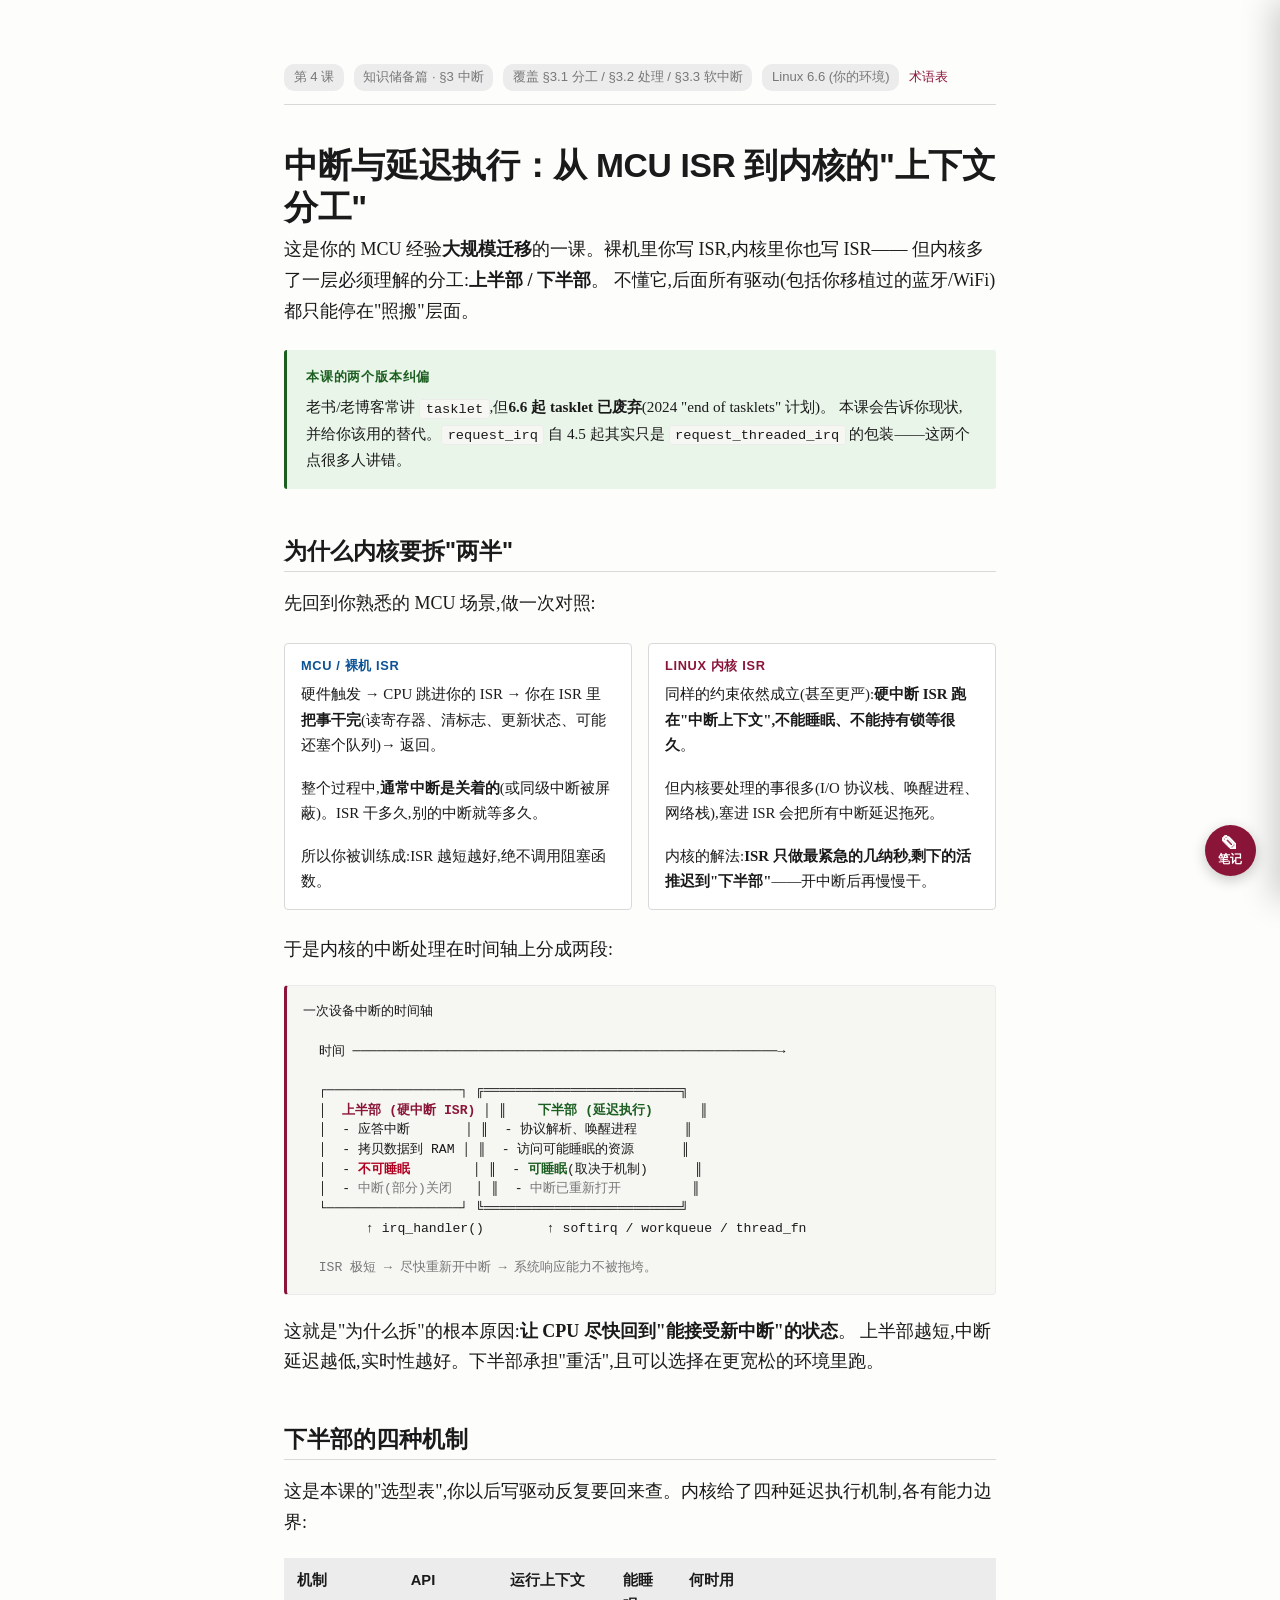
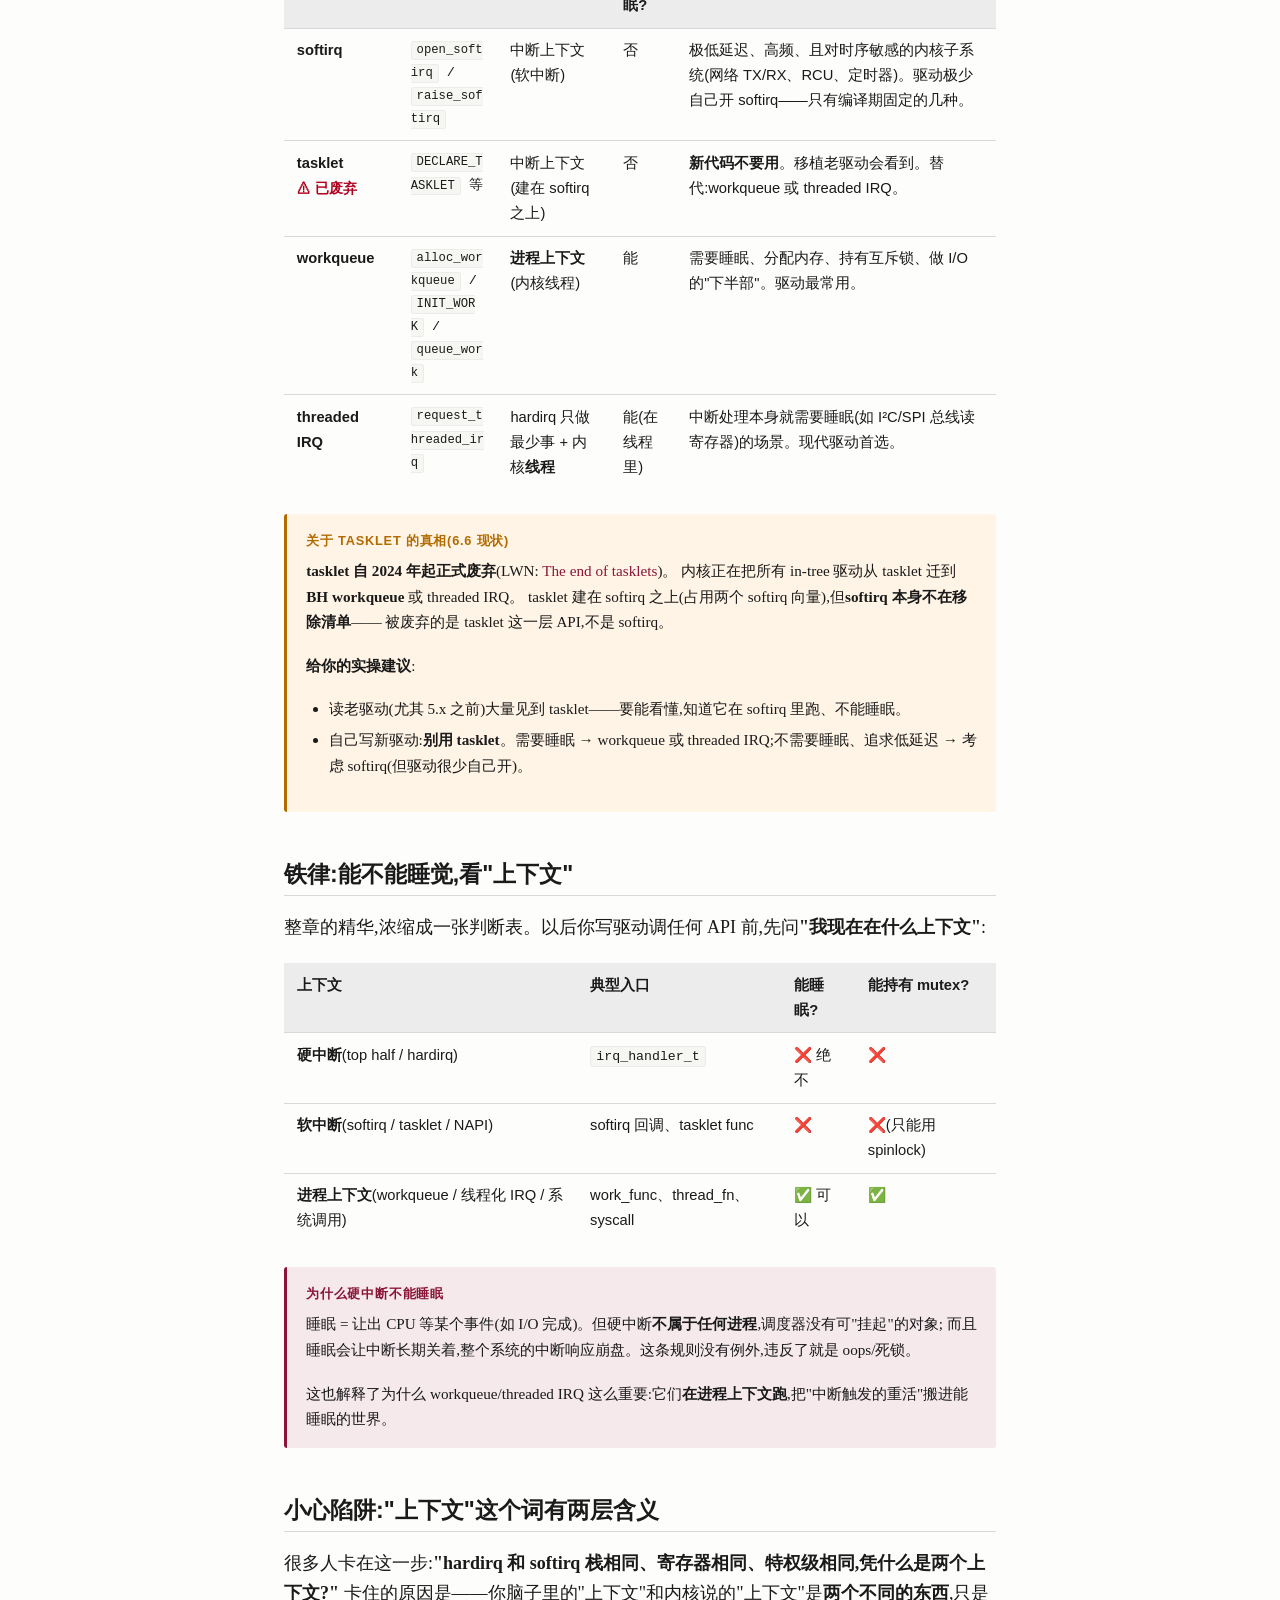
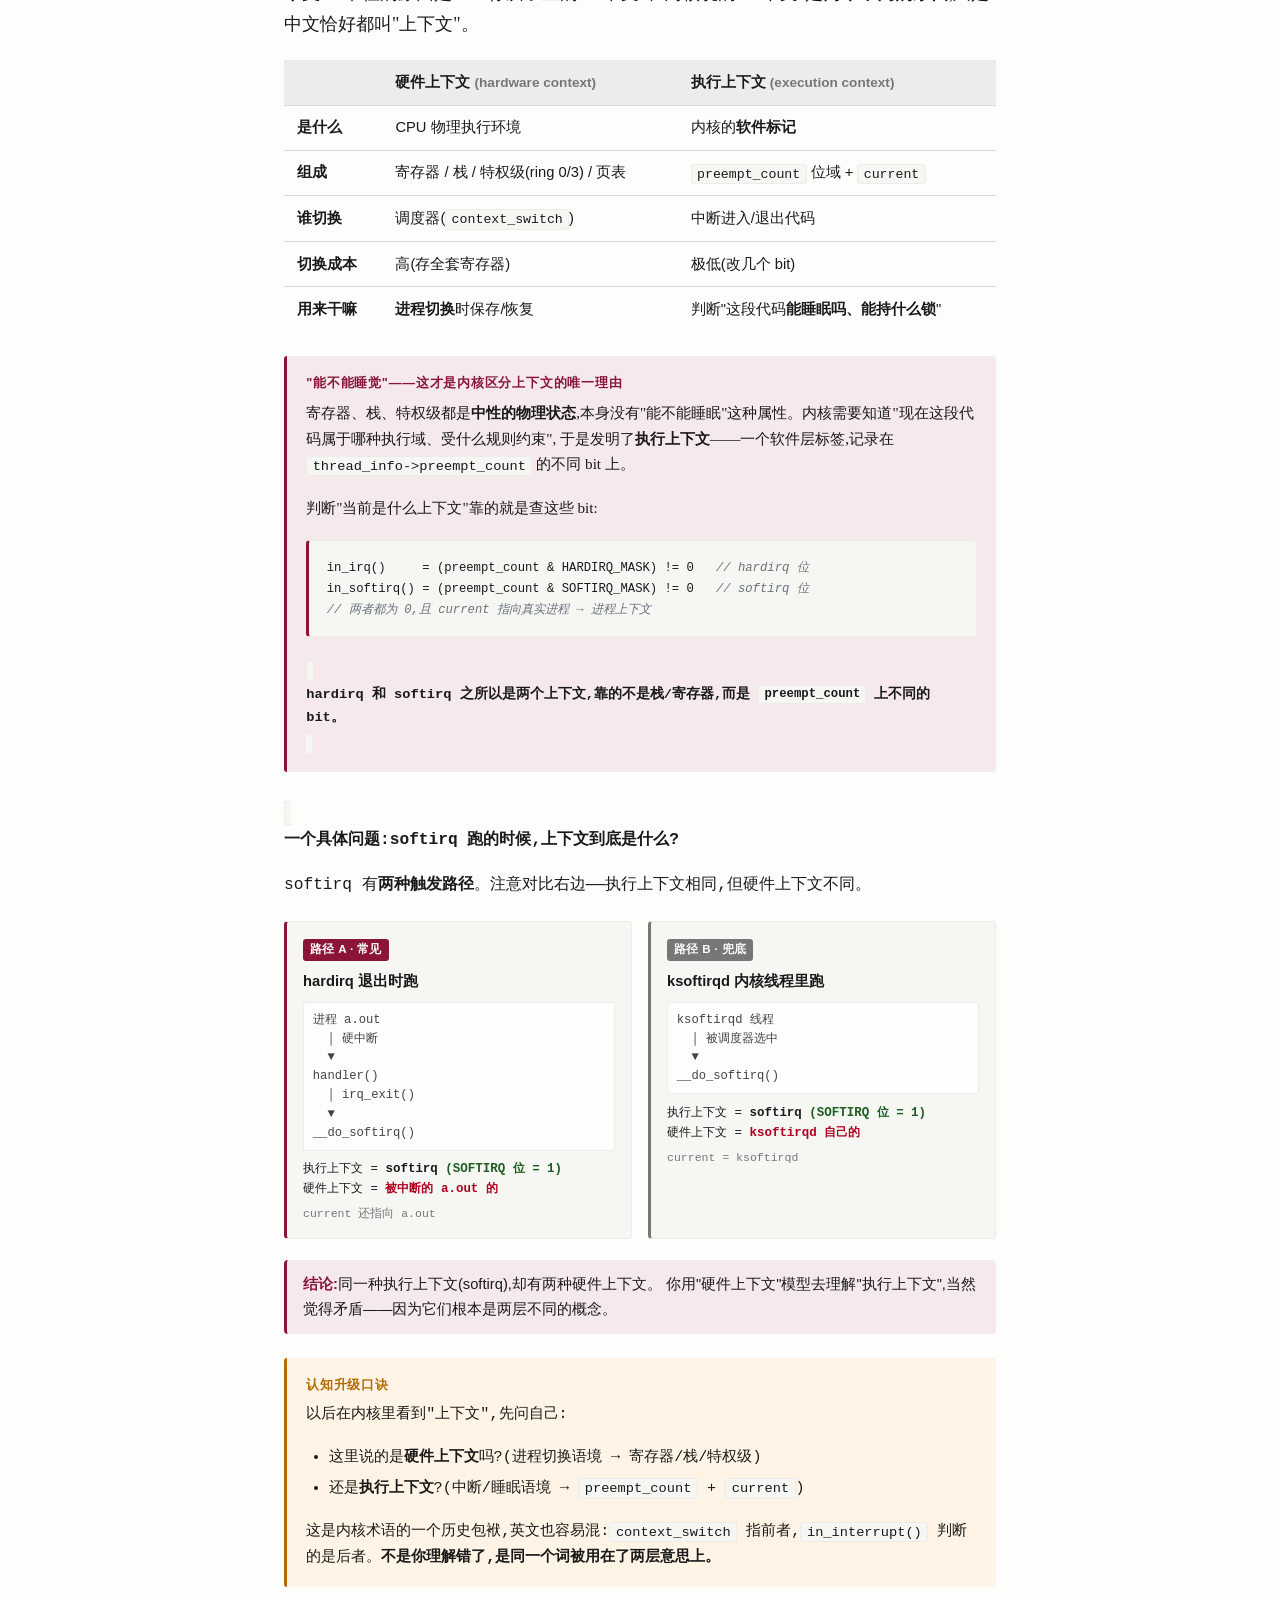
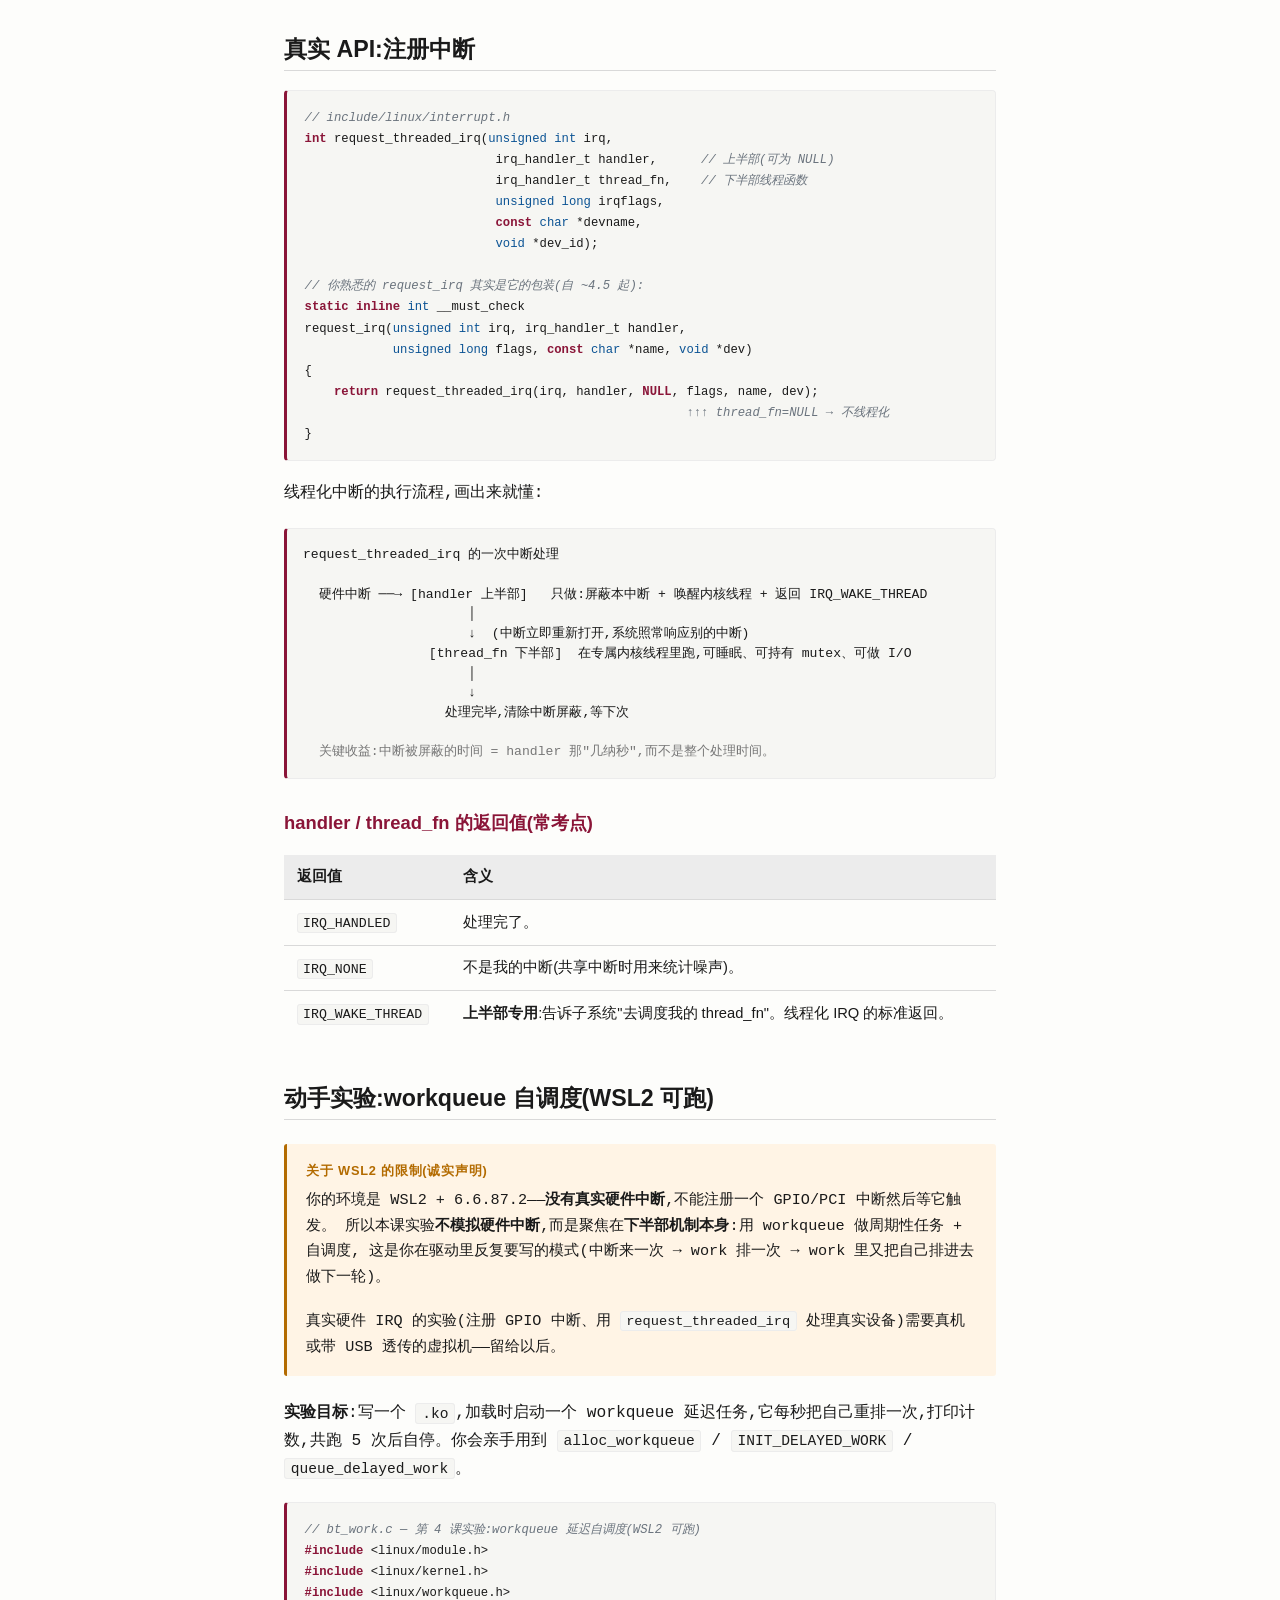
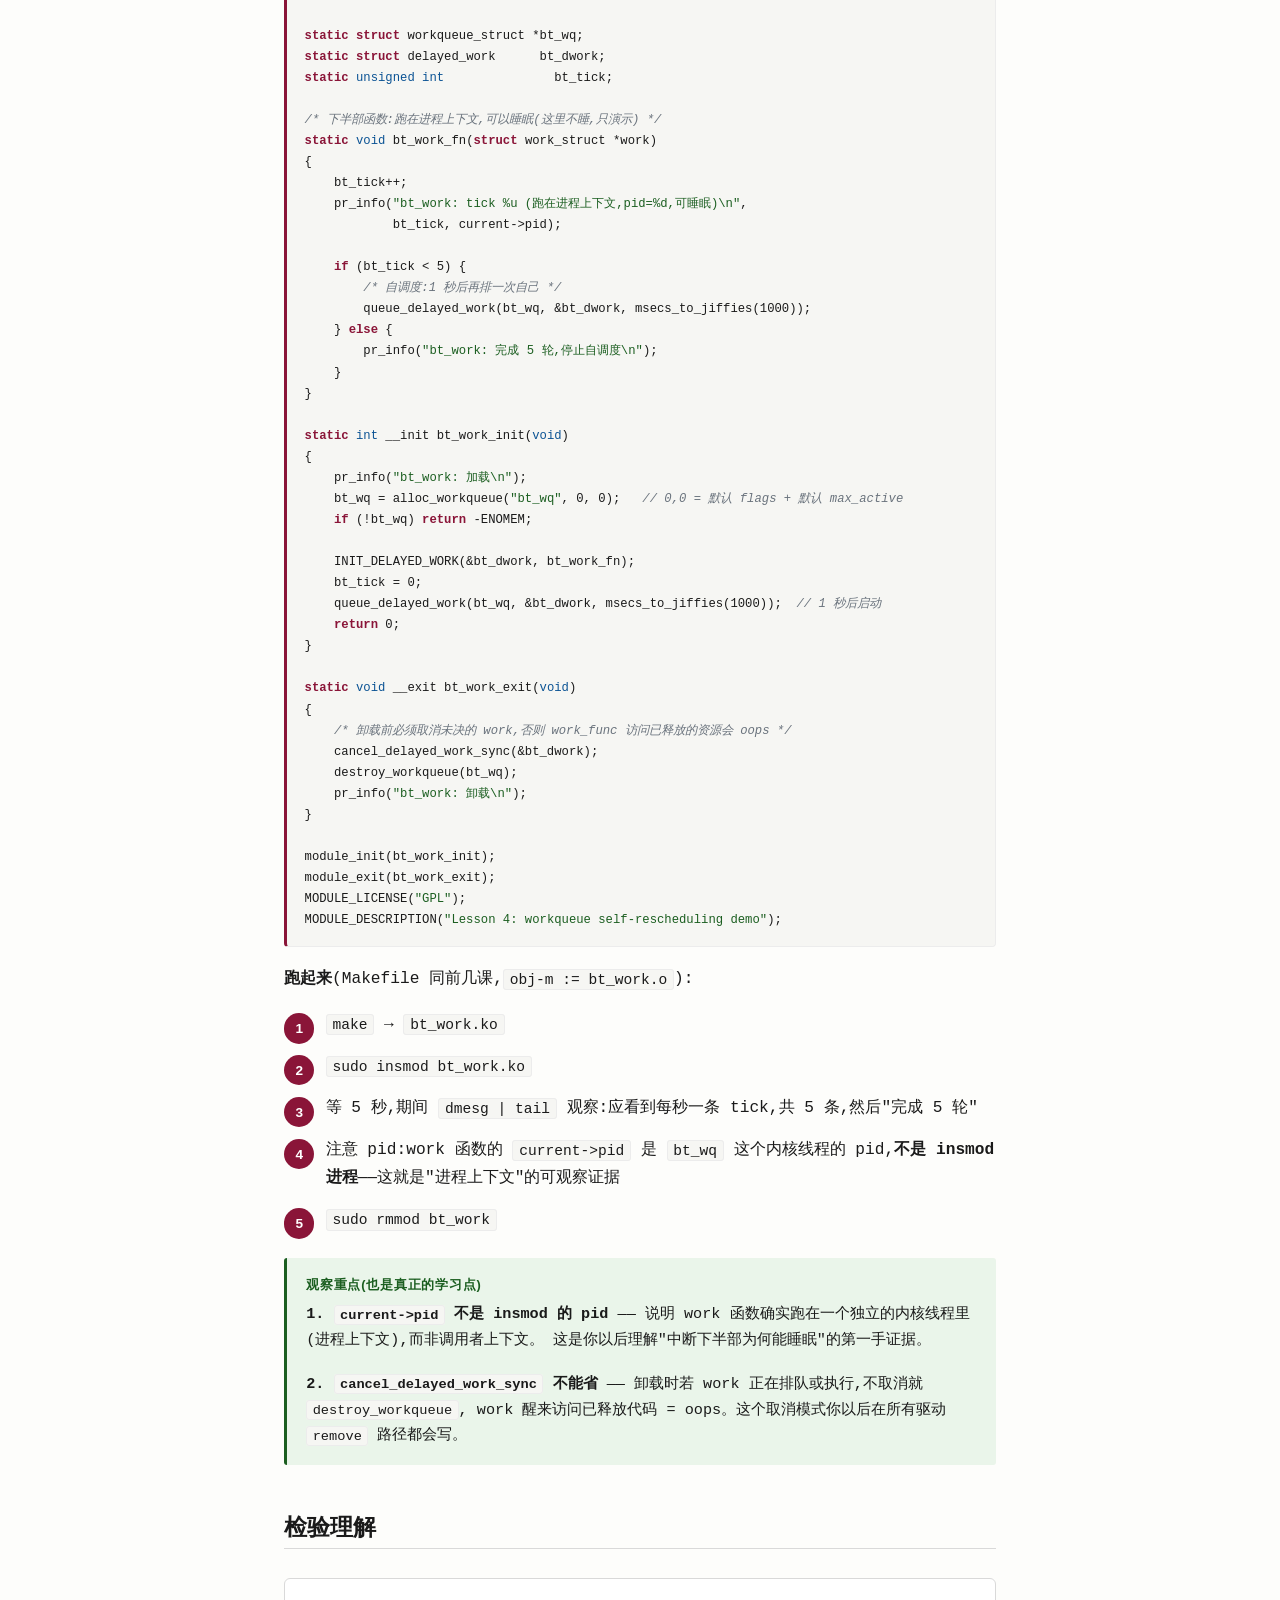
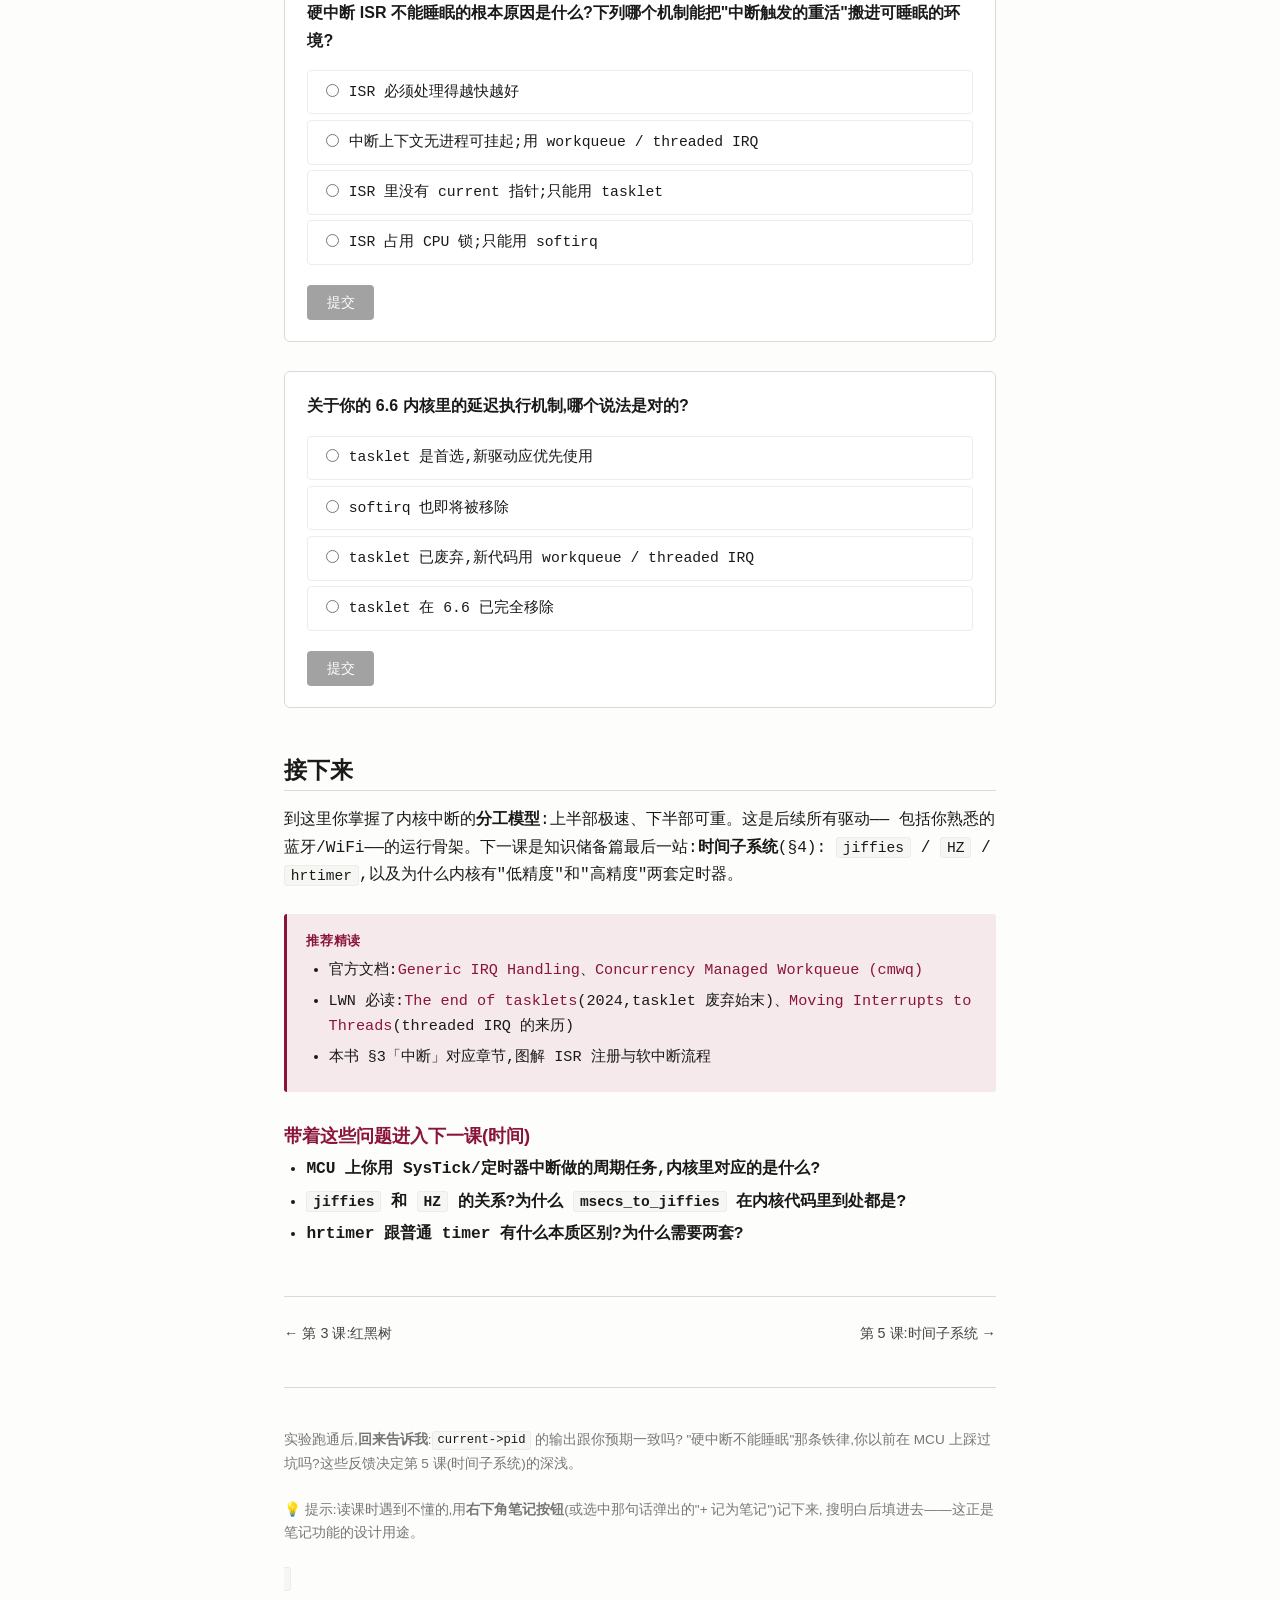
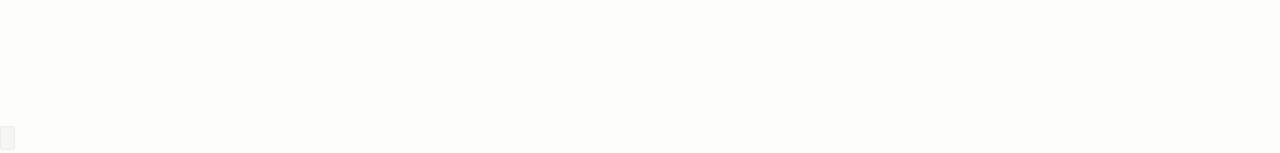
<file: lessons/0004-interrupts.html>
<!DOCTYPE html>
<html lang="zh-CN">
<head>
<meta charset="UTF-8">
<meta name="viewport" content="width=device-width, initial-scale=1.0">
<title>第 4 课 · 中断与延迟执行</title>
<link rel="stylesheet" href="../assets/style.css">
<script src="../assets/quiz.js" defer></script>
<script src="../assets/notes.js" defer></script>
<style>
  .flowfig {
    font-family: var(--mono);
    font-size: .82rem;
    line-height: 1.5;
    background: var(--code-bg);
    border: 1px solid var(--rule-soft);
    border-left: 3px solid var(--accent);
    border-radius: 4px;
    padding: 1rem;
    overflow-x: auto;
    white-space: pre;
    margin: 1.3rem 0;
    color: var(--ink);
  }
  .flowfig .dim { color: var(--ink-mute); }
  .flowfig .hl  { color: var(--accent); font-weight: 600; }
  .flowfig .ok  { color: var(--ok); font-weight: 600; }
  .flowfig .err { color: var(--err); font-weight: 600; }
  .mech-tbl td:nth-child(1) { width: 16%; font-weight: 600; }
  .mech-tbl td:nth-child(2) { width: 14%; font-family: var(--mono); font-size: .85rem; }
  /* softirq 两种触发路径的对比卡片 */
  .ctx-grid {
    display: grid;
    grid-template-columns: 1fr 1fr;
    gap: 1rem;
    margin: 1.3rem 0;
  }
  .ctx-card {
    border: 1px solid var(--rule-soft);
    border-left: 3px solid var(--ink-mute);
    border-radius: 4px;
    padding: .9rem 1rem;
    background: var(--code-bg);
  }
  .ctx-card.primary { border-left-color: var(--accent); }
  .ctx-card .ctx-tag {
    display: inline-block;
    font-family: var(--sans);
    font-size: .72rem;
    font-weight: 600;
    color: var(--paper);
    background: var(--ink-mute);
    border-radius: 3px;
    padding: 1px 7px;
    margin-bottom: .5rem;
    letter-spacing: .03em;
  }
  .ctx-card.primary .ctx-tag { background: var(--accent); }
  .ctx-card .ctx-title {
    font-family: var(--sans);
    font-weight: 600;
    font-size: .92rem;
    margin: 0 0 .55rem;
    color: var(--ink);
  }
  .ctx-card .ctx-chain {
    font-family: var(--mono);
    font-size: .76rem;
    line-height: 1.55;
    color: var(--ink-soft);
    background: var(--paper);
    border: 1px solid var(--rule-soft);
    border-radius: 3px;
    padding: .45rem .55rem;
    margin: 0 0 .6rem;
    overflow-x: auto;
    white-space: pre;
  }
  .ctx-card .ctx-row {
    font-family: var(--mono);
    font-size: .78rem;
    line-height: 1.6;
    margin: 0;
  }
  .ctx-card .ctx-row b { color: var(--ink); font-weight: 600; }
  .ctx-card .ctx-row .same { color: var(--ok); font-weight: 600; }
  .ctx-card .ctx-row .diff { color: var(--err); font-weight: 600; }
  .ctx-conclude {
    font-family: var(--sans);
    background: var(--accent-soft);
    border-left: 3px solid var(--accent);
    border-radius: 4px;
    padding: .8rem 1rem;
    margin: 0 0 1.3rem;
    font-size: .92rem;
    line-height: 1.65;
  }
  .ctx-conclude .lead { color: var(--accent); font-weight: 600; }
  @media (max-width: 640px) { .ctx-grid { grid-template-columns: 1fr; } }
</style>
</head>
<body>
<div class="wrap">

  <p class="lesson-meta">
    <span class="chip">第 4 课</span>
    <span class="chip">知识储备篇 · §3 中断</span>
    <span class="chip">覆盖 §3.1 分工 / §3.2 处理 / §3.3 软中断</span>
    <span class="chip">Linux 6.6 (你的环境)</span>
    <a href="../reference/glossary.html">术语表</a>
  </p>

  <h1>中断与延迟执行：从 MCU ISR 到内核的"上下文分工"</h1>

  <p>
    这是你的 MCU 经验<strong>大规模迁移</strong>的一课。裸机里你写 ISR,内核里你也写 ISR——
    但内核多了一层必须理解的分工:<strong>上半部 / 下半部</strong>。
    不懂它,后面所有驱动(包括你移植过的蓝牙/WiFi)都只能停在"照搬"层面。
  </p>

  <aside class="callout tip">
    <span class="callout-title">本课的两个版本纠偏</span>
    老书/老博客常讲 <code>tasklet</code>,但<strong>6.6 起 tasklet 已废弃</strong>(2024 "end of tasklets" 计划)。
    本课会告诉你现状,并给你该用的替代。<code>request_irq</code> 自 4.5 起其实只是
    <code>request_threaded_irq</code> 的包装——这两个点很多人讲错。
  </aside>


  <h2 id="why-split">为什么内核要拆"两半"</h2>

  <p>先回到你熟悉的 MCU 场景,做一次对照:</p>

  <div class="mcu-vs-kernel">
    <div class="col">
      <h4>MCU / 裸机 ISR</h4>
      <p>硬件触发 → CPU 跳进你的 ISR → 你在 ISR 里<strong>把事干完</strong>(读寄存器、清标志、更新状态、可能还塞个队列)→ 返回。</p>
      <p>整个过程中,<strong>通常中断是关着的</strong>(或同级中断被屏蔽)。ISR 干多久,别的中断就等多久。</p>
      <p>所以你被训练成:ISR 越短越好,绝不调用阻塞函数。</p>
    </div>
    <div class="col">
      <h4>Linux 内核 ISR</h4>
      <p>同样的约束依然成立(甚至更严):<strong>硬中断 ISR 跑在"中断上下文",不能睡眠、不能持有锁等很久</strong>。</p>
      <p>但内核要处理的事很多(I/O 协议栈、唤醒进程、网络栈),塞进 ISR 会把所有中断延迟拖死。</p>
      <p>内核的解法:<strong>ISR 只做最紧急的几纳秒,剩下的活推迟到"下半部"</strong>——开中断后再慢慢干。</p>
    </div>
  </div>

  <p>于是内核的中断处理在时间轴上分成两段:</p>

  <div class="flowfig">一次设备中断的时间轴

  时间 ──────────────────────────────────────────────────────→

  ┌─────────────────┐ ╔═════════════════════════╗
  │  <span class="hl">上半部 (硬中断 ISR)</span> │ ║    <span class="ok">下半部 (延迟执行)</span>      ║
  │  - 应答中断       │ ║  - 协议解析、唤醒进程      ║
  │  - 拷贝数据到 RAM │ ║  - 访问可能睡眠的资源      ║
  │  - <span class="err">不可睡眠</span>        │ ║  - <span class="ok">可睡眠</span>(取决于机制)      ║
  │  - <span class="dim">中断(部分)关闭</span>   │ ║  - <span class="dim">中断已重新打开</span>         ║
  └─────────────────┘ ╚═════════════════════════╝
        ↑ irq_handler()        ↑ softirq / workqueue / thread_fn

  <span class="dim">ISR 极短 → 尽快重新开中断 → 系统响应能力不被拖垮。</span></div>

  <p>这就是"为什么拆"的根本原因:<strong>让 CPU 尽快回到"能接受新中断"的状态</strong>。
  上半部越短,中断延迟越低,实时性越好。下半部承担"重活",且可以选择在更宽松的环境里跑。</p>


  <h2 id="four-mechanisms">下半部的四种机制</h2>

  <p>这是本课的"选型表",你以后写驱动反复要回来查。内核给了四种延迟执行机制,各有能力边界:</p>

  <table class="mech-tbl">
    <thead><tr>
      <th>机制</th><th>API</th><th>运行上下文</th><th>能睡眠?</th><th>何时用</th>
    </tr></thead>
    <tbody>
      <tr>
        <td><strong>softirq</strong></td>
        <td><code>open_softirq</code> / <code>raise_softirq</code></td>
        <td>中断上下文(软中断)</td>
        <td><span class="err">否</span></td>
        <td>极低延迟、高频、且对时序敏感的内核子系统(网络 TX/RX、RCU、定时器)。驱动极少自己开 softirq——只有编译期固定的几种。</td>
      </tr>
      <tr>
        <td><strong>tasklet</strong><br><small style="color:var(--err)">⚠ 已废弃</small></td>
        <td><code>DECLARE_TASKLET</code> 等</td>
        <td>中断上下文(建在 softirq 之上)</td>
        <td><span class="err">否</span></td>
        <td><strong>新代码不要用</strong>。移植老驱动会看到。替代:workqueue 或 threaded IRQ。</td>
      </tr>
      <tr>
        <td><strong>workqueue</strong></td>
        <td><code>alloc_workqueue</code> / <code>INIT_WORK</code> / <code>queue_work</code></td>
        <td><strong>进程上下文</strong>(内核线程)</td>
        <td><span class="ok">能</span></td>
        <td>需要睡眠、分配内存、持有互斥锁、做 I/O 的"下半部"。驱动最常用。</td>
      </tr>
      <tr>
        <td><strong>threaded IRQ</strong></td>
        <td><code>request_threaded_irq</code></td>
        <td>hardirq 只做最少事 + 内核<strong>线程</strong></td>
        <td><span class="ok">能(在线程里)</span></td>
        <td>中断处理本身就需要睡眠(如 I²C/SPI 总线读寄存器)的场景。现代驱动首选。</td>
      </tr>
    </tbody>
  </table>

  <aside class="callout warn">
    <span class="callout-title">关于 tasklet 的真相(6.6 现状)</span>
    <p>
      <strong>tasklet 自 2024 年起正式废弃</strong>(LWN: <a href="https://lwn.net/Articles/960041/" target="_blank" rel="noopener">The end of tasklets</a>)。
      内核正在把所有 in-tree 驱动从 tasklet 迁到 <strong>BH workqueue</strong> 或 threaded IRQ。
      tasklet 建在 softirq 之上(占用两个 softirq 向量),但<strong>softirq 本身不在移除清单</strong>——
      被废弃的是 tasklet 这一层 API,不是 softirq。
    </p>
    <p><strong>给你的实操建议</strong>:</p>
    <ul>
      <li>读老驱动(尤其 5.x 之前)大量见到 tasklet——要能看懂,知道它在 softirq 里跑、不能睡眠。</li>
      <li>自己写新驱动:<strong>别用 tasklet</strong>。需要睡眠 → workqueue 或 threaded IRQ;不需要睡眠、追求低延迟 → 考虑 softirq(但驱动很少自己开)。</li>
    </ul>
  </aside>


  <h2 id="context-rule">铁律:能不能睡觉,看"上下文"</h2>

  <p>整章的精华,浓缩成一张判断表。以后你写驱动调任何 API 前,先问<strong>"我现在在什么上下文"</strong>:</p>

  <table>
    <thead><tr><th>上下文</th><th>典型入口</th><th>能睡眠?</th><th>能持有 mutex?</th></tr></thead>
    <tbody>
      <tr><td><strong>硬中断</strong>(top half / hardirq)</td><td><code>irq_handler_t</code></td><td><span class="err">❌ 绝不</span></td><td><span class="err">❌</span></td></tr>
      <tr><td><strong>软中断</strong>(softirq / tasklet / NAPI)</td><td>softirq 回调、tasklet func</td><td><span class="err">❌</span></td><td><span class="err">❌(只能用 spinlock)</span></td></tr>
      <tr><td><strong>进程上下文</strong>(workqueue / 线程化 IRQ / 系统调用)</td><td>work_func、thread_fn、syscall</td><td><span class="ok">✅ 可以</span></td><td><span class="ok">✅</span></td></tr>
    </tbody>
  </table>

  <aside class="callout">
    <span class="callout-title">为什么硬中断不能睡眠</span>
    <p>
      睡眠 = 让出 CPU 等某个事件(如 I/O 完成)。但硬中断<strong>不属于任何进程</strong>,调度器没有可"挂起"的对象;
      而且睡眠会让中断长期关着,整个系统的中断响应崩盘。这条规则没有例外,违反了就是 oops/死锁。
    </p>
    <p>这也解释了为什么 workqueue/threaded IRQ 这么重要:它们<strong>在进程上下文跑</strong>,把"中断触发的重活"搬进能睡眠的世界。</p>
  </aside>

  <h2 id="two-contexts">小心陷阱:"上下文"这个词有两层含义</h2>

  <p>
    很多人卡在这一步:<strong>"hardirq 和 softirq 栈相同、寄存器相同、特权级相同,凭什么是两个上下文?"</strong>
    卡住的原因是——你脑子里的"上下文"和内核说的"上下文"是<strong>两个不同的东西</strong>,只是中文恰好都叫"上下文"。
  </p>

  <table>
    <thead><tr><th> </th><th>硬件上下文 <small>(hardware context)</small></th><th>执行上下文 <small>(execution context)</small></th></tr></thead>
    <tbody>
      <tr><td><strong>是什么</strong></td><td>CPU 物理执行环境</td><td>内核的<strong>软件标记</strong></td></tr>
      <tr><td><strong>组成</strong></td><td>寄存器 / 栈 / 特权级(ring 0/3) / 页表</td><td><code>preempt_count</code> 位域 + <code>current</code></td></tr>
      <tr><td><strong>谁切换</strong></td><td>调度器(<code>context_switch</code>)</td><td>中断进入/退出代码</td></tr>
      <tr><td><strong>切换成本</strong></td><td>高(存全套寄存器)</td><td>极低(改几个 bit)</td></tr>
      <tr><td><strong>用来干嘛</strong></td><td><strong>进程切换</strong>时保存/恢复</td><td>判断"这段代码<strong>能睡眠吗、能持什么锁</strong>"</td></tr>
    </tbody>
  </table>

  <aside class="callout">
    <span class="callout-title">"能不能睡觉"——这才是内核区分上下文的唯一理由</span>
    <p>
      寄存器、栈、特权级都是<strong>中性的物理状态</strong>,本身没有"能不能睡眠"这种属性。内核需要知道"现在这段代码属于哪种执行域、受什么规则约束",
      于是发明了<strong>执行上下文</strong>——一个软件层标签,记录在 <code>thread_info-&gt;preempt_count</code> 的不同 bit 上。
    </p>
    <p>判断"当前是什么上下文"靠的就是查这些 bit:</p>
<pre><code>in_irq()     = (preempt_count &amp; HARDIRQ_MASK) != 0   <span class="com">// hardirq 位</span>
in_softirq() = (preempt_count &amp; SOFTIRQ_MASK) != 0   <span class="com">// softirq 位</span>
<span class="com">// 两者都为 0,且 current 指向真实进程 → 进程上下文</span></pre>
    <p><strong>hardirq 和 softirq 之所以是两个上下文,靠的不是栈/寄存器,而是 <code>preempt_count</code> 上不同的 bit。</strong></p>
  </aside>

  <p><strong>一个具体问题:softirq 跑的时候,上下文到底是什么?</strong></p>
  <p>softirq 有<strong>两种触发路径</strong>。注意对比右边——执行上下文相同,但硬件上下文不同。</p>

  <div class="ctx-grid">
    <div class="ctx-card primary">
      <span class="ctx-tag">路径 A · 常见</span>
      <p class="ctx-title">hardirq 退出时跑</p>
      <div class="ctx-chain">进程 a.out
  │ 硬中断
  ▼
handler()
  │ irq_exit()
  ▼
__do_softirq()</div>
      <p class="ctx-row">执行上下文 = <b>softirq</b> <span class="same">(SOFTIRQ 位 = 1)</span></p>
      <p class="ctx-row">硬件上下文 = <span class="diff">被中断的 a.out 的</span></p>
      <p class="ctx-row" style="color:var(--ink-mute);font-size:.72rem;margin-top:.3rem">current 还指向 a.out</p>
    </div>

    <div class="ctx-card">
      <span class="ctx-tag">路径 B · 兜底</span>
      <p class="ctx-title">ksoftirqd 内核线程里跑</p>
      <div class="ctx-chain">ksoftirqd 线程
  │ 被调度器选中
  ▼
__do_softirq()</div>
      <p class="ctx-row">执行上下文 = <b>softirq</b> <span class="same">(SOFTIRQ 位 = 1)</span></p>
      <p class="ctx-row">硬件上下文 = <span class="diff">ksoftirqd 自己的</span></p>
      <p class="ctx-row" style="color:var(--ink-mute);font-size:.72rem;margin-top:.3rem">current = ksoftirqd</p>
    </div>
  </div>

  <div class="ctx-conclude">
    <span class="lead">结论:</span>同一种执行上下文(softirq),却有两种硬件上下文。
    你用"硬件上下文"模型去理解"执行上下文",当然觉得矛盾——因为它们根本是两层不同的概念。
  </div>

  <aside class="callout warn">
    <span class="callout-title">认知升级口诀</span>
    <p>以后在内核里看到"上下文",先问自己:</p>
    <ul>
      <li>这里说的是<strong>硬件上下文</strong>吗?(进程切换语境 → 寄存器/栈/特权级)</li>
      <li>还是<strong>执行上下文</strong>?(中断/睡眠语境 → <code>preempt_count</code> + <code>current</code>)</li>
    </ul>
    <p>这是内核术语的一个历史包袱,英文也容易混:<code>context_switch</code> 指前者,<code>in_interrupt()</code> 判断的是后者。<strong>不是你理解错了,是同一个词被用在了两层意思上。</strong></p>
  </aside>


  <h2 id="api">真实 API:注册中断</h2>

  <pre><code><span class="com">// include/linux/interrupt.h</span>
<span class="kw">int</span> request_threaded_irq(<span class="type">unsigned</span> <span class="type">int</span> irq,
                          irq_handler_t handler,      <span class="com">// 上半部(可为 NULL)</span>
                          irq_handler_t thread_fn,    <span class="com">// 下半部线程函数</span>
                          <span class="type">unsigned</span> <span class="type">long</span> irqflags,
                          <span class="kw">const</span> <span class="type">char</span> *devname,
                          <span class="type">void</span> *dev_id);

<span class="com">// 你熟悉的 request_irq 其实是它的包装(自 ~4.5 起):</span>
<span class="kw">static</span> <span class="kw">inline</span> <span class="type">int</span> __must_check
request_irq(<span class="type">unsigned</span> <span class="type">int</span> irq, irq_handler_t handler,
            <span class="type">unsigned</span> <span class="type">long</span> flags, <span class="kw">const</span> <span class="type">char</span> *name, <span class="type">void</span> *dev)
{
    <span class="kw">return</span> request_threaded_irq(irq, handler, <span class="kw">NULL</span>, flags, name, dev);
    <span class="com">                                                ↑↑↑ thread_fn=NULL → 不线程化</span>
}</code></pre>

  <p>线程化中断的执行流程,画出来就懂:</p>

  <div class="flowfig">request_threaded_irq 的一次中断处理

  硬件中断 ──→ [handler 上半部]   只做:屏蔽本中断 + 唤醒内核线程 + 返回 IRQ_WAKE_THREAD
                     │
                     ↓  (中断立即重新打开,系统照常响应别的中断)
                [thread_fn 下半部]  在专属内核线程里跑,可睡眠、可持有 mutex、可做 I/O
                     │
                     ↓
                  处理完毕,清除中断屏蔽,等下次

  <span class="dim">关键收益:中断被屏蔽的时间 = handler 那"几纳秒",而不是整个处理时间。</span></div>

  <h3>handler / thread_fn 的返回值(常考点)</h3>
  <table>
    <thead><tr><th>返回值</th><th>含义</th></tr></thead>
    <tbody>
      <tr><td><code>IRQ_HANDLED</code></td><td>处理完了。</td></tr>
      <tr><td><code>IRQ_NONE</code></td><td>不是我的中断(共享中断时用来统计噪声)。</td></tr>
      <tr><td><code>IRQ_WAKE_THREAD</code></td><td><strong>上半部专用</strong>:告诉子系统"去调度我的 thread_fn"。线程化 IRQ 的标准返回。</td></tr>
    </tbody>
  </table>


  <h2 id="lab">动手实验:workqueue 自调度(WSL2 可跑)</h2>

  <aside class="callout warn">
    <span class="callout-title">关于 WSL2 的限制(诚实声明)</span>
    <p>
      你的环境是 WSL2 + 6.6.87.2——<strong>没有真实硬件中断</strong>,不能注册一个 GPIO/PCI 中断然后等它触发。
      所以本课实验<strong>不模拟硬件中断</strong>,而是聚焦在<strong>下半部机制本身</strong>:用 workqueue 做周期性任务 + 自调度,
      这是你在驱动里反复要写的模式(中断来一次 → work 排一次 → work 里又把自己排进去做下一轮)。
    </p>
    <p>真实硬件 IRQ 的实验(注册 GPIO 中断、用 <code>request_threaded_irq</code> 处理真实设备)需要真机或带 USB 透传的虚拟机——留给以后。</p>
  </aside>

  <p><strong>实验目标</strong>:写一个 <code>.ko</code>,加载时启动一个 workqueue 延迟任务,它每秒把自己重排一次,打印计数,共跑 5 次后自停。你会亲手用到 <code>alloc_workqueue</code> / <code>INIT_DELAYED_WORK</code> / <code>queue_delayed_work</code>。</p>

  <pre><code><span class="com">// bt_work.c — 第 4 课实验:workqueue 延迟自调度(WSL2 可跑)</span>
<span class="kw">#include</span> &lt;linux/module.h&gt;
<span class="kw">#include</span> &lt;linux/kernel.h&gt;
<span class="kw">#include</span> &lt;linux/workqueue.h&gt;

<span class="kw">static</span> <span class="kw">struct</span> workqueue_struct *bt_wq;
<span class="kw">static</span> <span class="kw">struct</span> delayed_work      bt_dwork;
<span class="kw">static</span> <span class="type">unsigned</span> <span class="type">int</span>               bt_tick;

<span class="com">/* 下半部函数:跑在进程上下文,可以睡眠(这里不睡,只演示) */</span>
<span class="kw">static</span> <span class="type">void</span> bt_work_fn(<span class="kw">struct</span> work_struct *work)
{
    bt_tick++;
    pr_info(<span class="str">"bt_work: tick %u (跑在进程上下文,pid=%d,可睡眠)\n"</span>,
            bt_tick, current-&gt;pid);

    <span class="kw">if</span> (bt_tick &lt; 5) {
        <span class="com">/* 自调度:1 秒后再排一次自己 */</span>
        queue_delayed_work(bt_wq, &amp;bt_dwork, msecs_to_jiffies(1000));
    } <span class="kw">else</span> {
        pr_info(<span class="str">"bt_work: 完成 5 轮,停止自调度\n"</span>);
    }
}

<span class="kw">static</span> <span class="type">int</span> __init bt_work_init(<span class="type">void</span>)
{
    pr_info(<span class="str">"bt_work: 加载\n"</span>);
    bt_wq = alloc_workqueue(<span class="str">"bt_wq"</span>, 0, 0);   <span class="com">// 0,0 = 默认 flags + 默认 max_active</span>
    <span class="kw">if</span> (!bt_wq) <span class="kw">return</span> -ENOMEM;

    INIT_DELAYED_WORK(&amp;bt_dwork, bt_work_fn);
    bt_tick = 0;
    queue_delayed_work(bt_wq, &amp;bt_dwork, msecs_to_jiffies(1000));  <span class="com">// 1 秒后启动</span>
    <span class="kw">return</span> 0;
}

<span class="kw">static</span> <span class="type">void</span> __exit bt_work_exit(<span class="type">void</span>)
{
    <span class="com">/* 卸载前必须取消未决的 work,否则 work_func 访问已释放的资源会 oops */</span>
    cancel_delayed_work_sync(&amp;bt_dwork);
    destroy_workqueue(bt_wq);
    pr_info(<span class="str">"bt_work: 卸载\n"</span>);
}

module_init(bt_work_init);
module_exit(bt_work_exit);
MODULE_LICENSE(<span class="str">"GPL"</span>);
MODULE_DESCRIPTION(<span class="str">"Lesson 4: workqueue self-rescheduling demo"</span>);</code></pre>

  <p><strong>跑起来</strong>(Makefile 同前几课,<code>obj-m := bt_work.o</code>):</p>
  <ol class="steps">
    <li><code>make</code> → <code>bt_work.ko</code></li>
    <li><code>sudo insmod bt_work.ko</code></li>
    <li>等 5 秒,期间 <code>dmesg | tail</code> 观察:应看到每秒一条 tick,共 5 条,然后"完成 5 轮"</li>
    <li>注意 pid:work 函数的 <code>current-&gt;pid</code> 是 <code>bt_wq</code> 这个内核线程的 pid,<strong>不是 insmod 进程</strong>——这就是"进程上下文"的可观察证据</li>
    <li><code>sudo rmmod bt_work</code></li>
  </ol>

  <aside class="callout tip">
    <span class="callout-title">观察重点(也是真正的学习点)</span>
    <p>
      <strong>1. <code>current-&gt;pid</code> 不是 insmod 的 pid</strong> —— 说明 work 函数确实跑在一个独立的内核线程里(进程上下文),而非调用者上下文。
      这是你以后理解"中断下半部为何能睡眠"的第一手证据。
    </p>
    <p>
      <strong>2. <code>cancel_delayed_work_sync</code> 不能省</strong> —— 卸载时若 work 正在排队或执行,不取消就 <code>destroy_workqueue</code>,
      work 醒来访问已释放代码 = oops。这个取消模式你以后在所有驱动 <code>remove</code> 路径都会写。
    </p>
  </aside>


  <h2 id="check">检验理解</h2>

  <div class="quiz" data-correct="b" data-explain="硬中断 ISR 在中断上下文执行,不属于任何进程,调度器没有可挂起的对象;且睡眠会让中断长期关闭,拖垮整个系统响应。workqueue 在进程上下文(内核线程)跑,threaded IRQ 的 thread_fn 也是进程上下文,所以二者都可睡眠。'处理越快越好'是普遍原则但非硬性禁令。">
    <p class="quiz-q">硬中断 ISR 不能睡眠的根本原因是什么?下列哪个机制能把"中断触发的重活"搬进可睡眠的环境?</p>
    <label class="quiz-opt"><input type="radio" name="q1" value="a">ISR 必须处理得越快越好</label>
    <label class="quiz-opt"><input type="radio" name="q1" value="b">中断上下文无进程可挂起;用 workqueue / threaded IRQ</label>
    <label class="quiz-opt"><input type="radio" name="q1" value="c">ISR 里没有 current 指针;只能用 tasklet</label>
    <label class="quiz-opt"><input type="radio" name="q1" value="d">ISR 占用 CPU 锁;只能用 softirq</label>
    <button class="quiz-check" type="button">提交</button>
  </div>

  <div class="quiz" data-correct="c" data-explain="tasklet 自 2024 年起正式废弃(LWN: The end of tasklets),内核正在把驱动从 tasklet 迁到 BH workqueue 或 threaded IRQ。但 softirq 本身不在移除清单(被废弃的只是建在 softirq 之上的 tasklet 那层 API)。新代码应避免 tasklet;移植老驱动时会见到,要能看懂。'6.6 已完全移除'不对,API 仍在。">
    <p class="quiz-q">关于你的 6.6 内核里的延迟执行机制,哪个说法是对的?</p>
    <label class="quiz-opt"><input type="radio" name="q2" value="a">tasklet 是首选,新驱动应优先使用</label>
    <label class="quiz-opt"><input type="radio" name="q2" value="b">softirq 也即将被移除</label>
    <label class="quiz-opt"><input type="radio" name="q2" value="c">tasklet 已废弃,新代码用 workqueue / threaded IRQ</label>
    <label class="quiz-opt"><input type="radio" name="q2" value="d">tasklet 在 6.6 已完全移除</label>
    <button class="quiz-check" type="button">提交</button>
  </div>


  <h2 id="next">接下来</h2>

  <p>
    到这里你掌握了内核中断的<strong>分工模型</strong>:上半部极速、下半部可重。这是后续所有驱动——
    包括你熟悉的蓝牙/WiFi——的运行骨架。下一课是知识储备篇最后一站:<strong>时间子系统</strong>(§4):
    <code>jiffies</code> / <code>HZ</code> / <code>hrtimer</code>,以及为什么内核有"低精度"和"高精度"两套定时器。
  </p>

  <aside class="callout">
    <span class="callout-title">推荐精读</span>
    <ul style="margin-bottom:0">
      <li>官方文档:<a href="https://docs.kernel.org/core-api/genericirq.html" target="_blank" rel="noopener">Generic IRQ Handling</a>、<a href="https://docs.kernel.org/core-api/workqueue.html" target="_blank" rel="noopener">Concurrency Managed Workqueue (cmwq)</a></li>
      <li>LWN 必读:<a href="https://lwn.net/Articles/960041/" target="_blank" rel="noopener">The end of tasklets</a>(2024,tasklet 废弃始末)、<a href="https://lwn.net/Articles/302043/" target="_blank" rel="noopener">Moving Interrupts to Threads</a>(threaded IRQ 的来历)</li>
      <li>本书 §3「中断」对应章节,图解 ISR 注册与软中断流程</li>
    </ul>
  </aside>

  <h3>带着这些问题进入下一课(时间)</h3>
  <ul>
    <li><strong>MCU 上你用 SysTick/定时器中断做的周期任务,内核里对应的是什么?</strong></li>
    <li><strong><code>jiffies</code> 和 <code>HZ</code> 的关系?为什么 <code>msecs_to_jiffies</code> 在内核代码里到处都是?</strong></li>
    <li><strong>hrtimer 跟普通 timer 有什么本质区别?为什么需要两套?</strong></li>
  </ul>

  <p class="lesson-nav">
    <a href="0003-rbtree.html">← 第 3 课:红黑树</a>
    <a href="0005-time.html">第 5 课:时间子系统 →</a>
  </p>

  <hr>
  <p style="font-family:var(--sans);font-size:.85rem;color:var(--ink-mute);">
    实验跑通后,<strong>回来告诉我</strong>:<code>current-&gt;pid</code> 的输出跟你预期一致吗?
    "硬中断不能睡眠"那条铁律,你以前在 MCU 上踩过坑吗?这些反馈决定第 5 课(时间子系统)的深浅。
    <br><br>
    💡 提示:读课时遇到不懂的,用<strong>右下角笔记按钮</strong>(或选中那句话弹出的"+ 记为笔记")记下来,
    搜明白后填进去——这正是笔记功能的设计用途。
  </p>

</div>
</body>
</html>
</file>
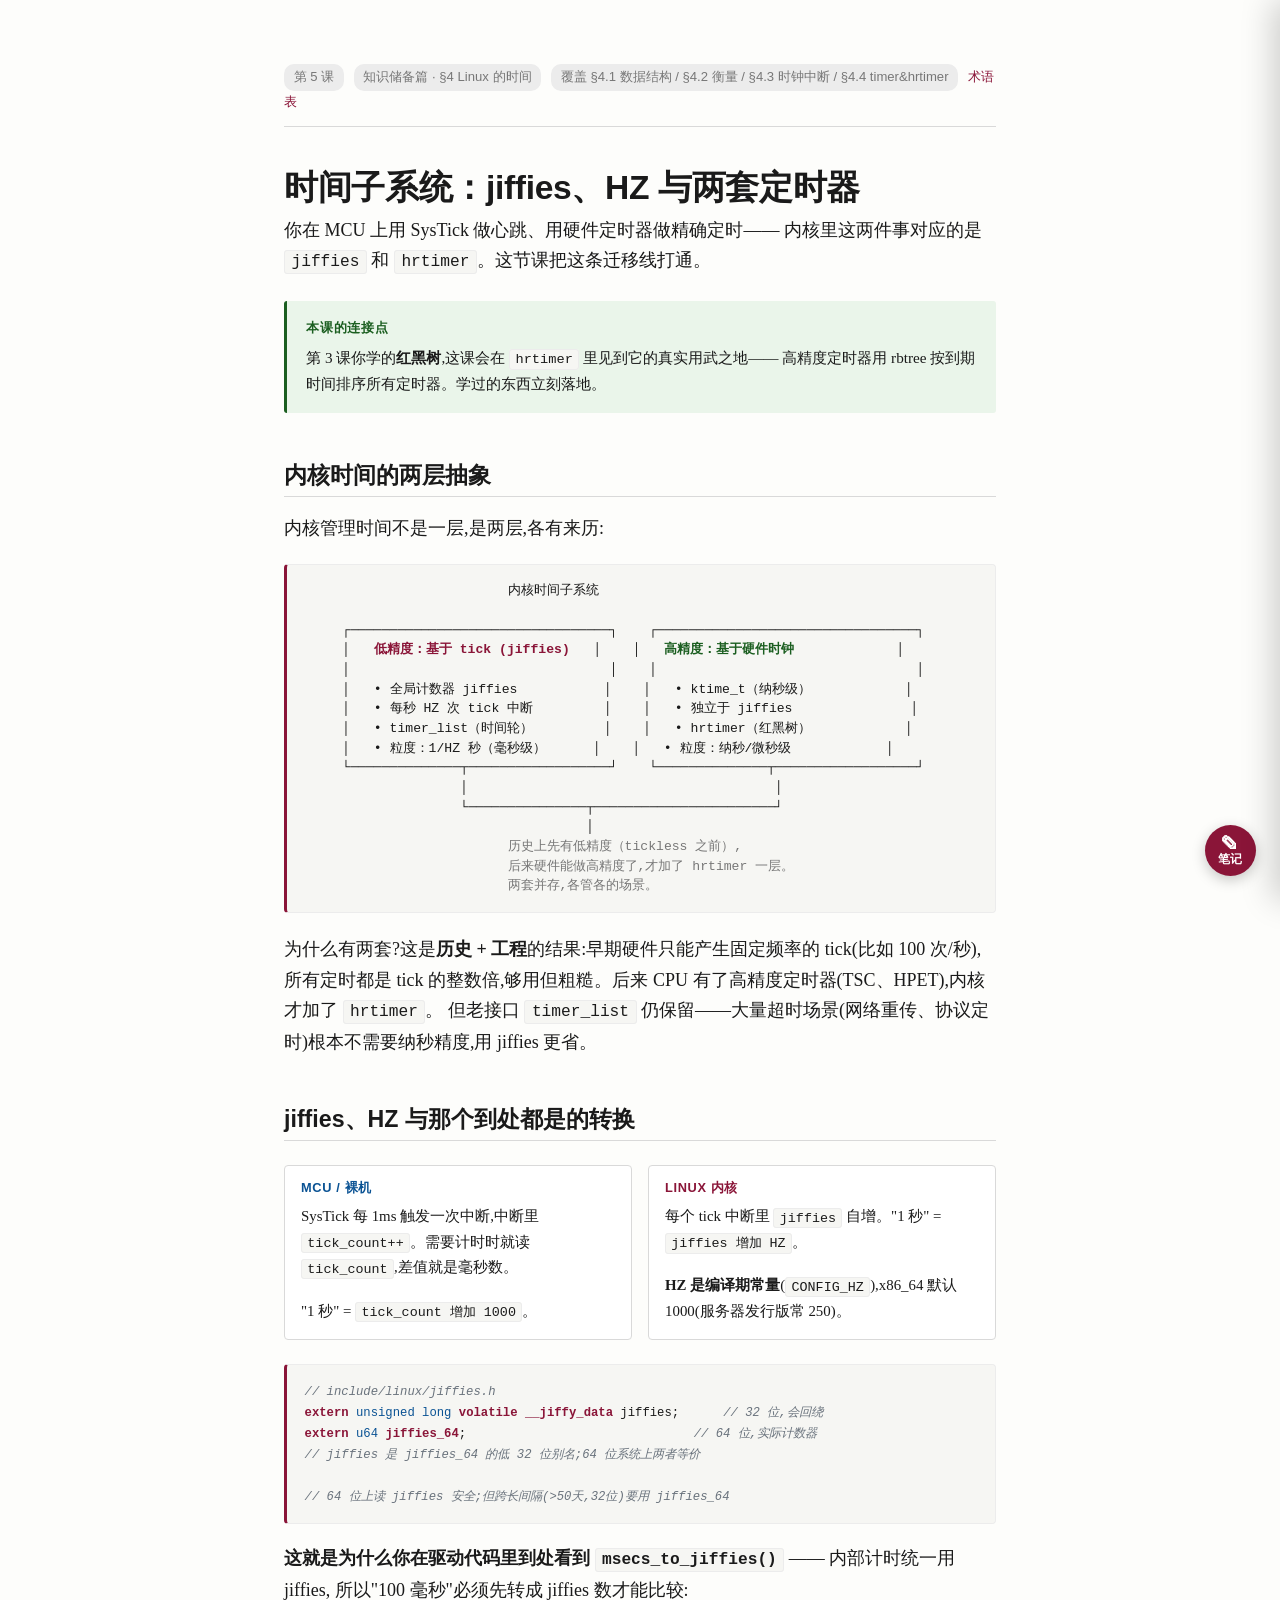
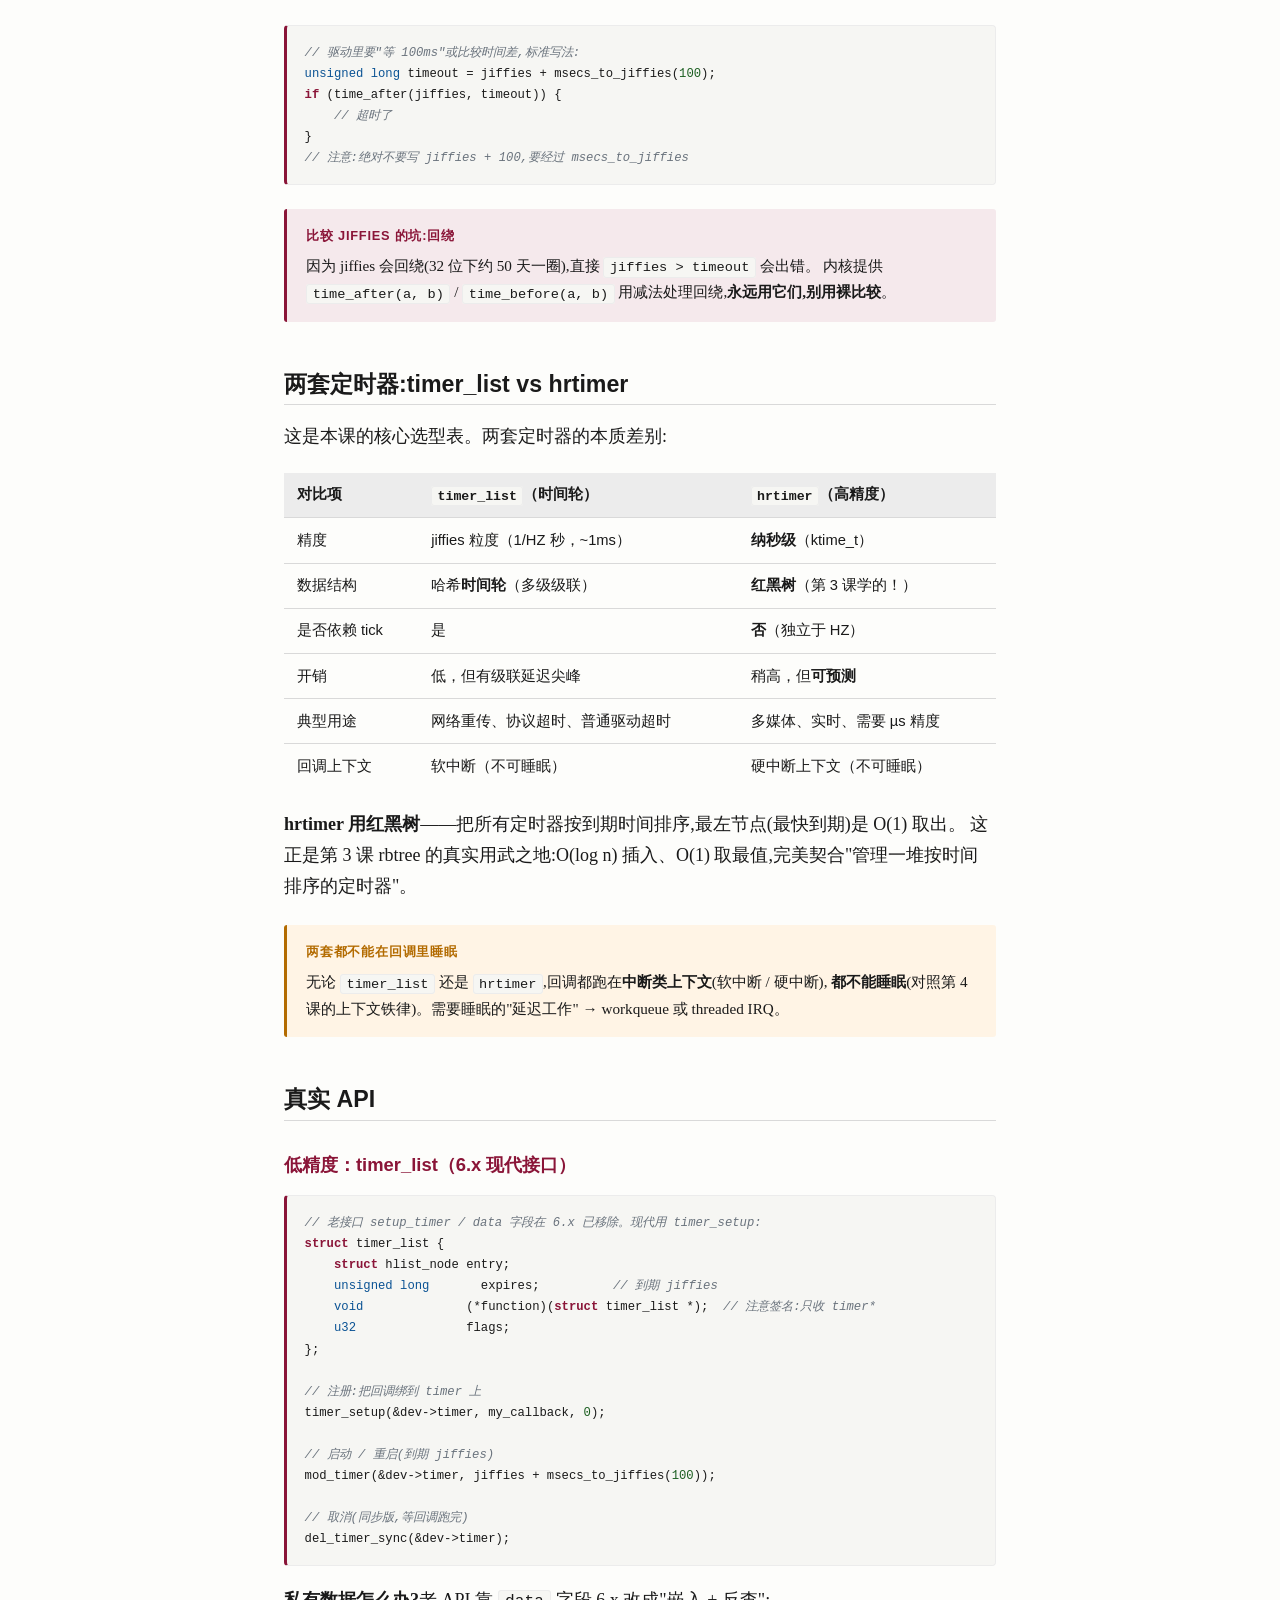
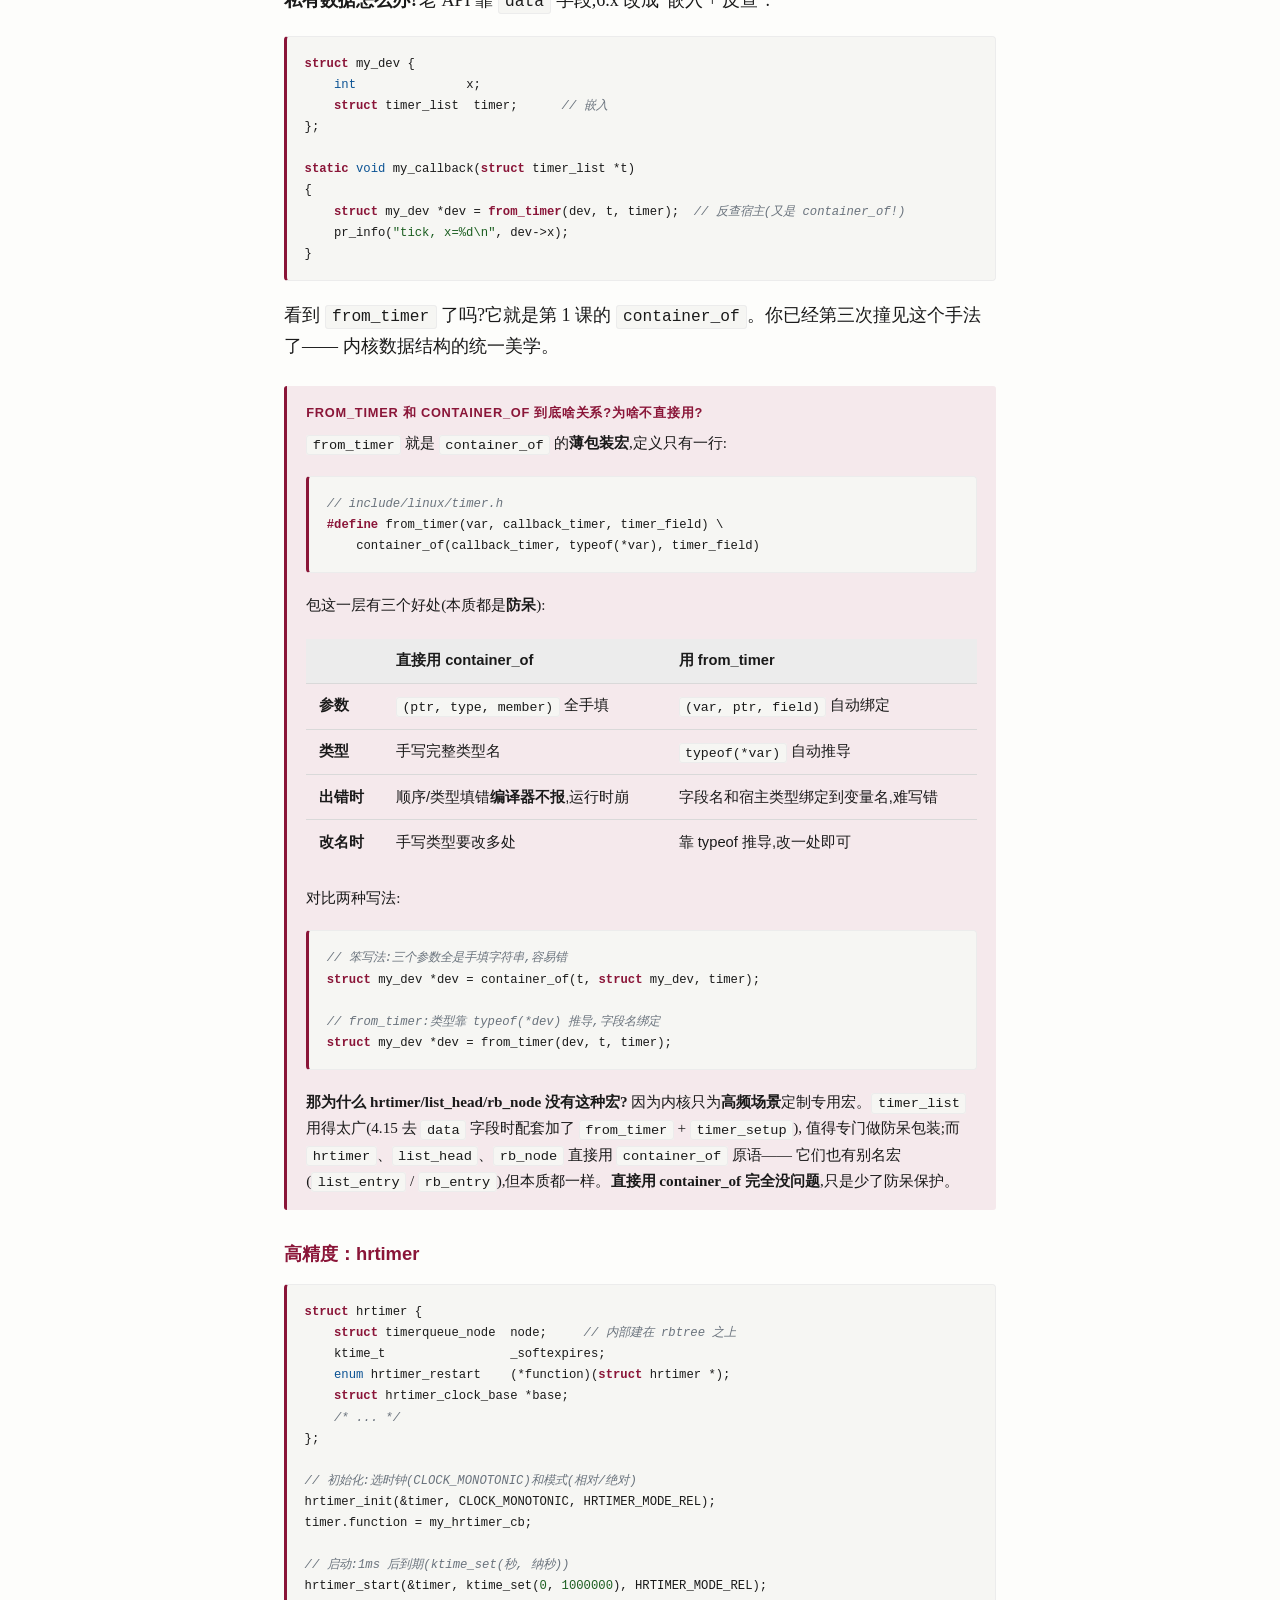
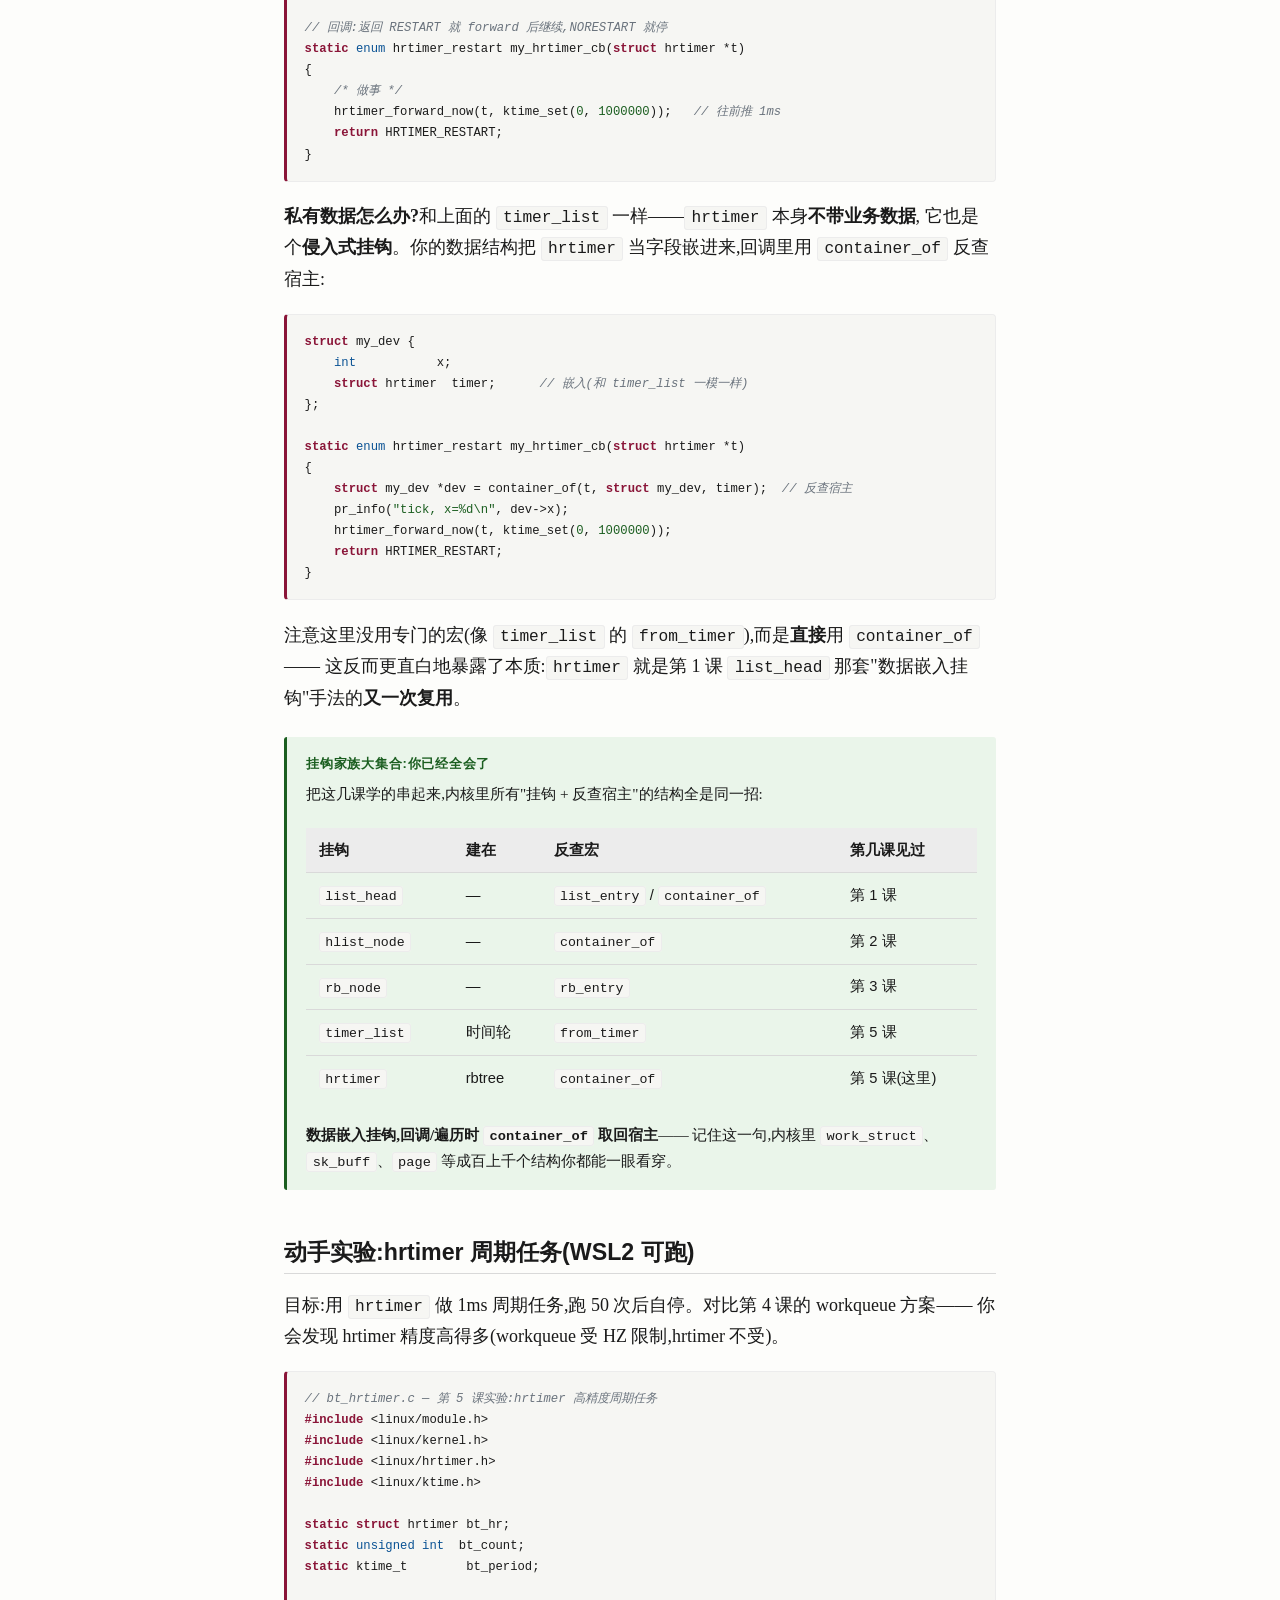
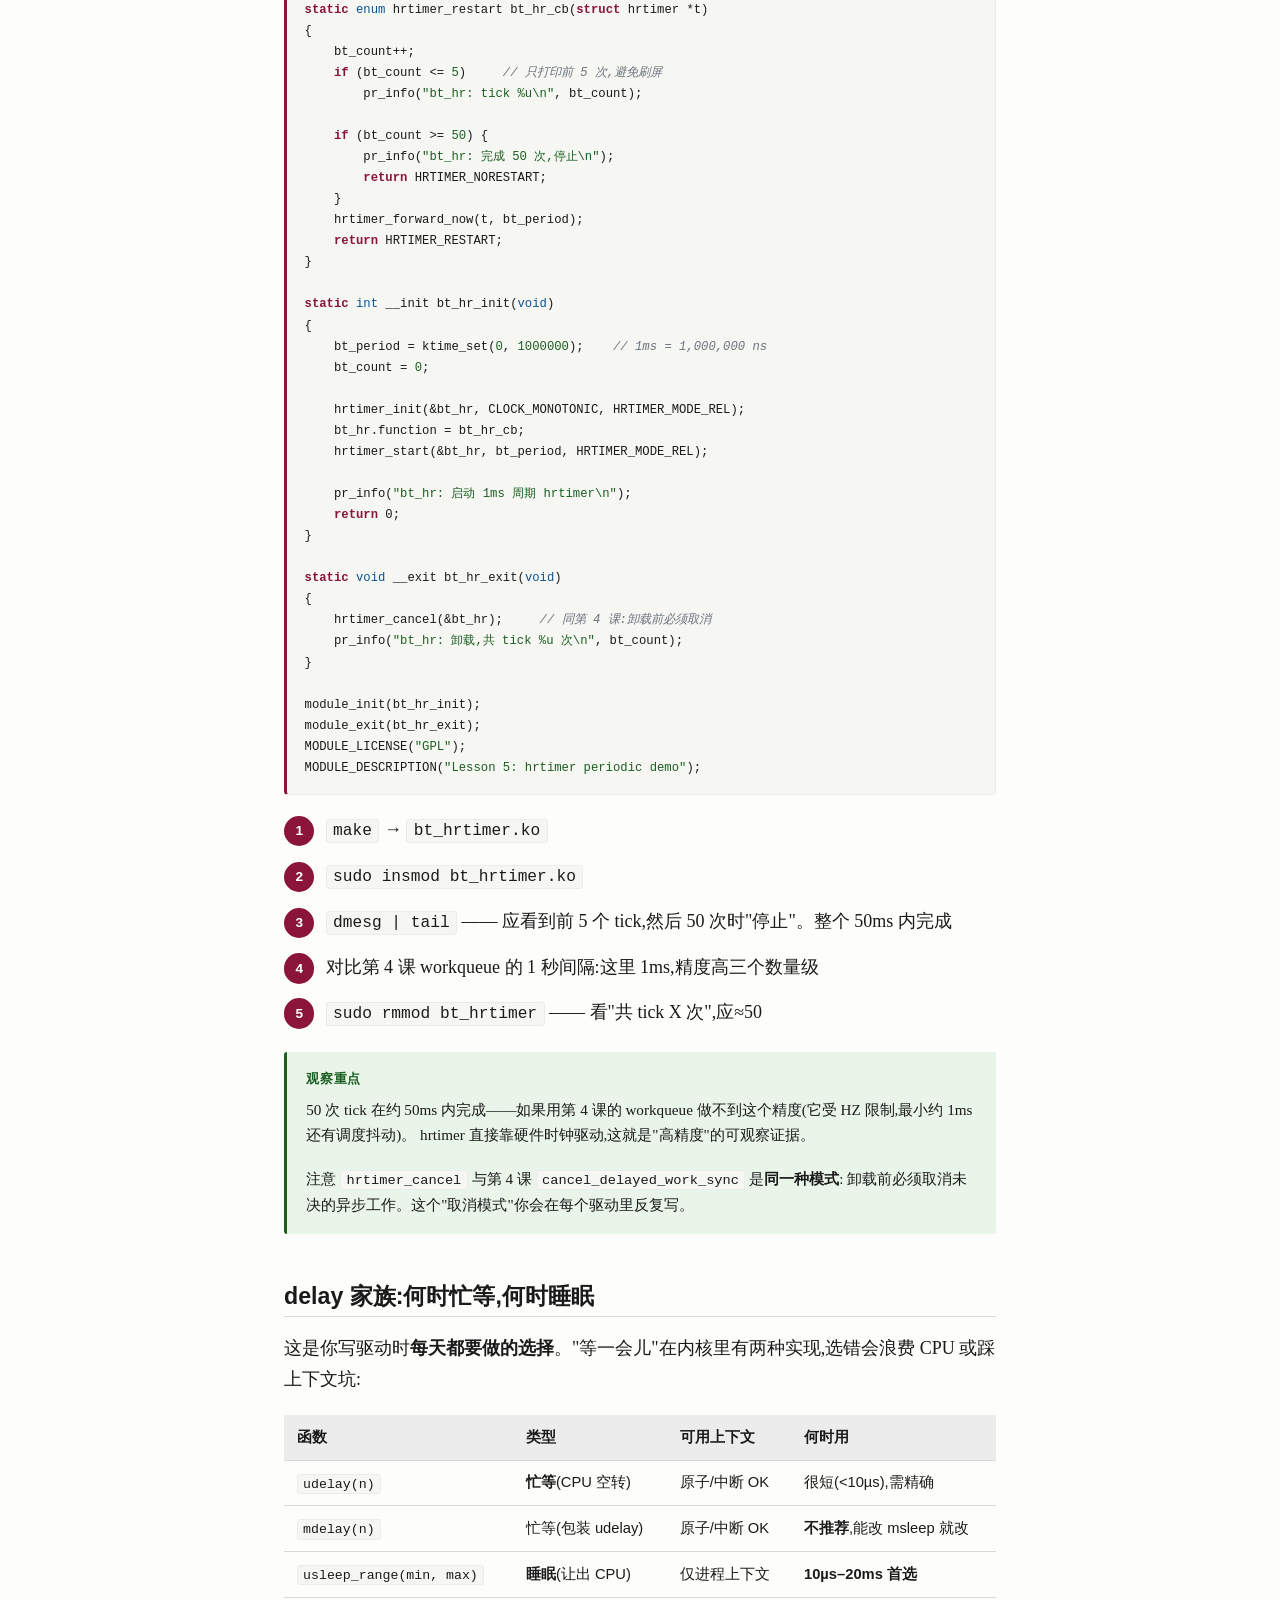
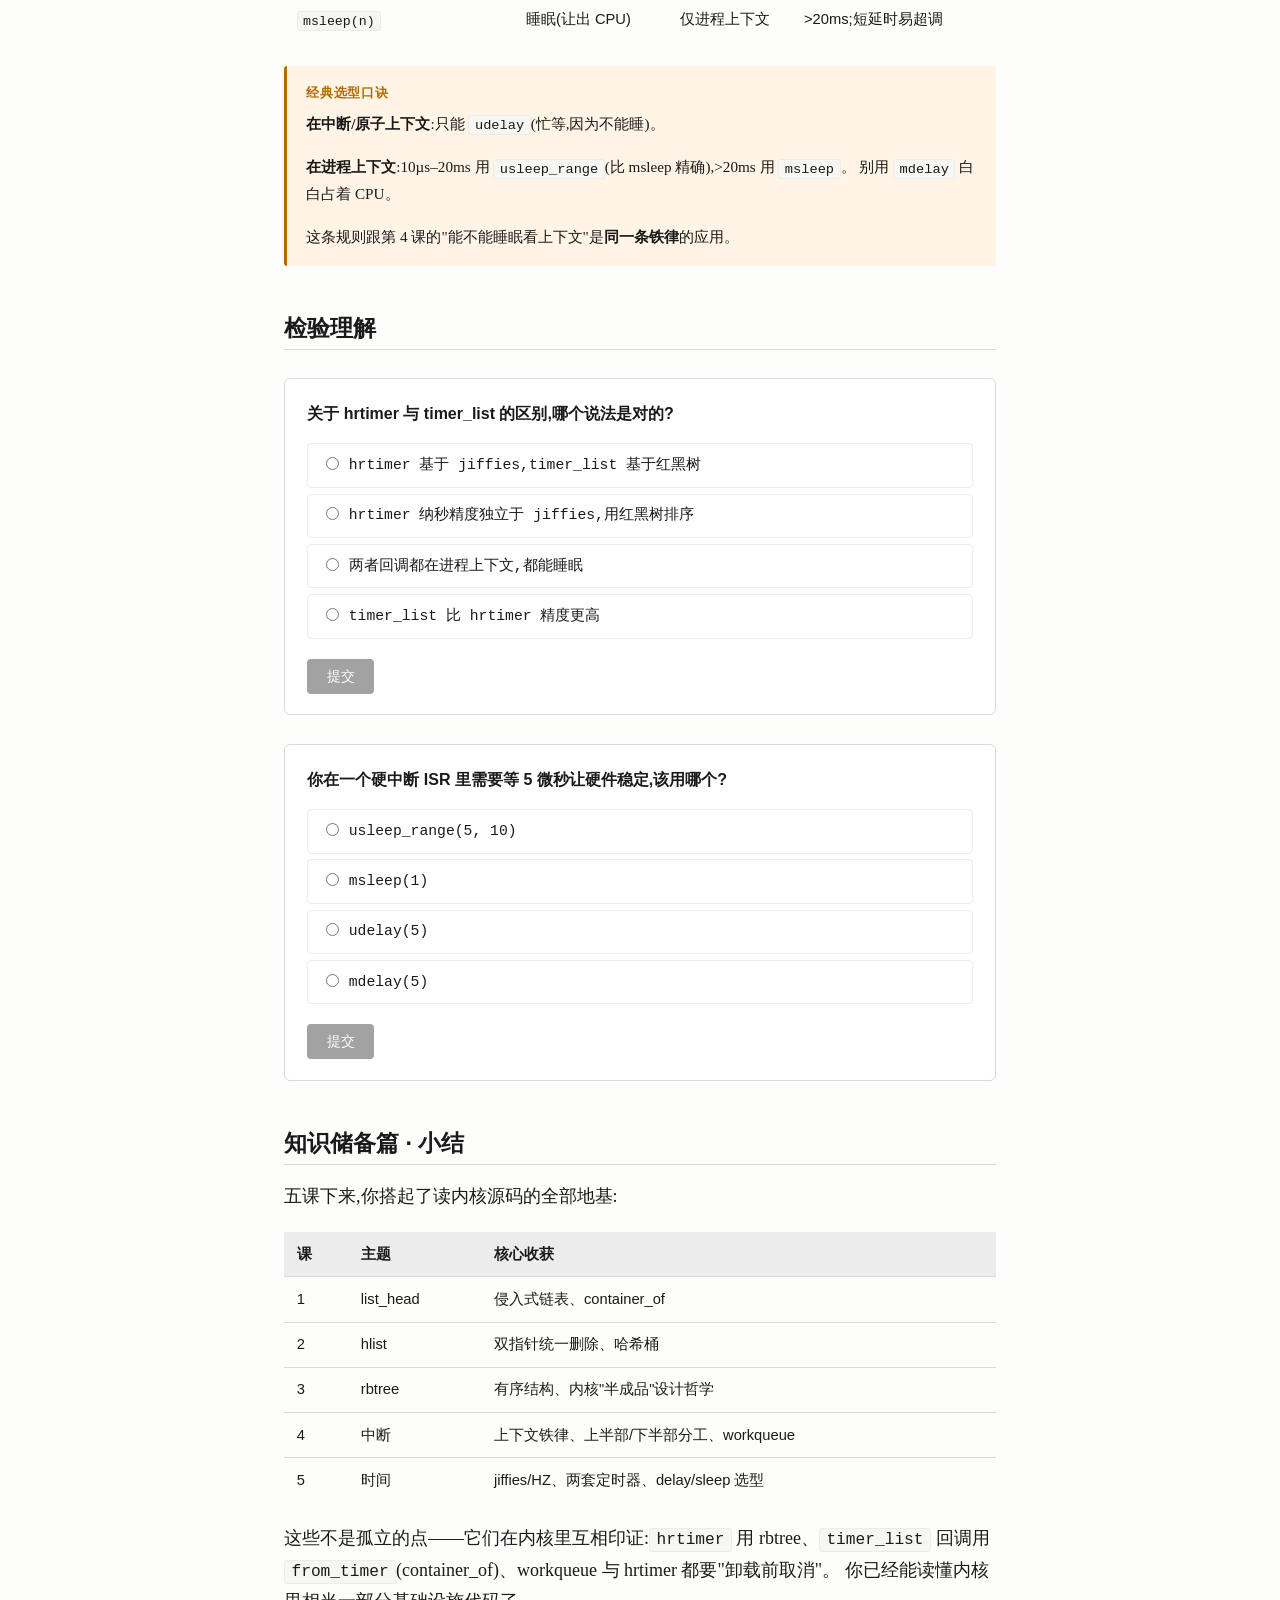
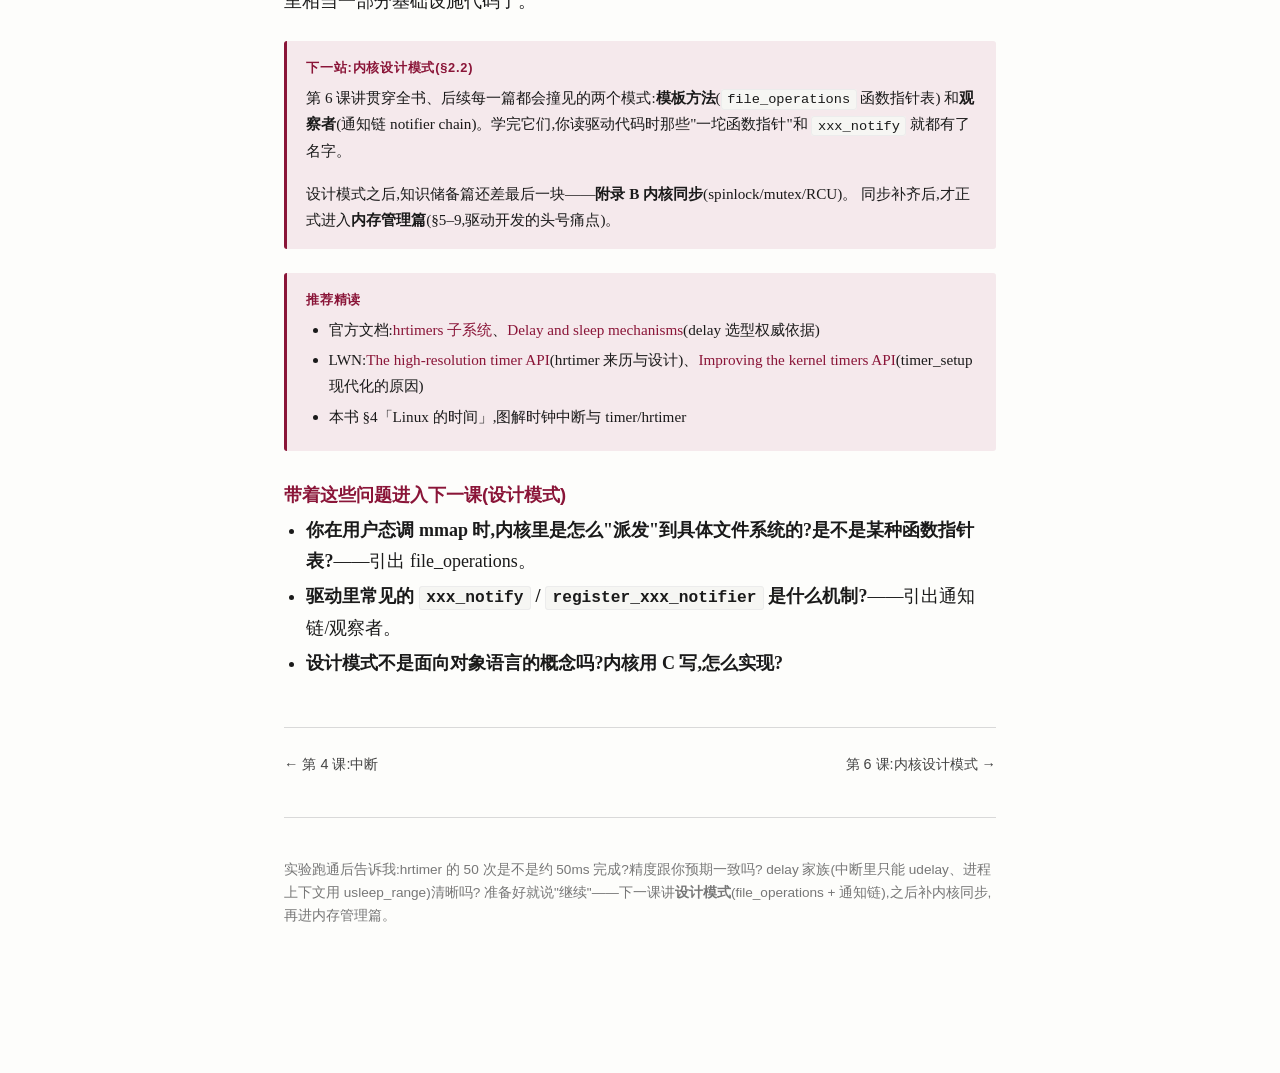
<file: lessons/0005-time.html>
<!DOCTYPE html>
<html lang="zh-CN">
<head>
<meta charset="UTF-8">
<meta name="viewport" content="width=device-width, initial-scale=1.0">
<title>第 5 课 · 时间子系统</title>
<link rel="stylesheet" href="../assets/style.css">
<script src="../assets/quiz.js" defer></script>
<script src="../assets/notes.js" defer></script>
<style>
  .layerfig {
    font-family: var(--mono);
    font-size: .82rem;
    line-height: 1.5;
    background: var(--code-bg);
    border: 1px solid var(--rule-soft);
    border-left: 3px solid var(--accent);
    border-radius: 4px;
    padding: 1rem;
    overflow-x: auto;
    white-space: pre;
    margin: 1.3rem 0;
    color: var(--ink);
  }
  .layerfig .dim { color: var(--ink-mute); }
  .layerfig .hl  { color: var(--accent); font-weight: 600; }
  .layerfig .ok  { color: var(--ok); font-weight: 600; }
</style>
</head>
<body>
<div class="wrap">

  <p class="lesson-meta">
    <span class="chip">第 5 课</span>
    <span class="chip">知识储备篇 · §4 Linux 的时间</span>
    <span class="chip">覆盖 §4.1 数据结构 / §4.2 衡量 / §4.3 时钟中断 / §4.4 timer&amp;hrtimer</span>
    <a href="../reference/glossary.html">术语表</a>
  </p>

  <h1>时间子系统：jiffies、HZ 与两套定时器</h1>

  <p>
    你在 MCU 上用 SysTick 做心跳、用硬件定时器做精确定时——
    内核里这两件事对应的是 <code>jiffies</code> 和 <code>hrtimer</code>。这节课把这条迁移线打通。
  </p>

  <aside class="callout tip">
    <span class="callout-title">本课的连接点</span>
    <p>第 3 课你学的<strong>红黑树</strong>,这课会在 <code>hrtimer</code> 里见到它的真实用武之地——
    高精度定时器用 rbtree 按到期时间排序所有定时器。学过的东西立刻落地。</p>
  </aside>


  <h2 id="two-layers">内核时间的两层抽象</h2>

  <p>内核管理时间不是一层,是两层,各有来历:</p>

  <div class="layerfig">                          内核时间子系统

     ┌─────────────────────────────────┐    ┌─────────────────────────────────┐
     │   <span class="hl">低精度：基于 tick (jiffies)</span>   │    │   <span class="ok">高精度：基于硬件时钟</span>             │
     │                                 │    │                                 │
     │   • 全局计数器 jiffies           │    │   • ktime_t（纳秒级）            │
     │   • 每秒 HZ 次 tick 中断         │    │   • 独立于 jiffies               │
     │   • timer_list（时间轮）         │    │   • hrtimer（红黑树）            │
     │   • 粒度：1/HZ 秒（毫秒级）      │    │   • 粒度：纳秒/微秒级            │
     └──────────────┬──────────────────┘    └──────────────┬──────────────────┘
                    │                                       │
                    └───────────────┬───────────────────────┘
                                    │
                          <span class="dim">历史上先有低精度（tickless 之前）,</span>
                          <span class="dim">后来硬件能做高精度了,才加了 hrtimer 一层。</span>
                          <span class="dim">两套并存,各管各的场景。</span></div>

  <p>为什么有两套?这是<strong>历史 + 工程</strong>的结果:早期硬件只能产生固定频率的 tick(比如 100 次/秒),
  所有定时都是 tick 的整数倍,够用但粗糙。后来 CPU 有了高精度定时器(TSC、HPET),内核才加了 <code>hrtimer</code>。
  但老接口 <code>timer_list</code> 仍保留——大量超时场景(网络重传、协议定时)根本不需要纳秒精度,用 jiffies 更省。</p>


  <h2 id="jiffies">jiffies、HZ 与那个到处都是的转换</h2>

  <div class="mcu-vs-kernel">
    <div class="col">
      <h4>MCU / 裸机</h4>
      <p>SysTick 每 1ms 触发一次中断,中断里 <code>tick_count++</code>。需要计时时就读 <code>tick_count</code>,差值就是毫秒数。</p>
      <p>"1 秒" = <code>tick_count 增加 1000</code>。</p>
    </div>
    <div class="col">
      <h4>Linux 内核</h4>
      <p>每个 tick 中断里 <code>jiffies</code> 自增。"1 秒" = <code>jiffies 增加 HZ</code>。</p>
      <p><strong>HZ 是编译期常量</strong>(<code>CONFIG_HZ</code>),x86_64 默认 1000(服务器发行版常 250)。</p>
    </div>
  </div>

  <pre><code><span class="com">// include/linux/jiffies.h</span>
<span class="kw">extern</span> <span class="type">unsigned</span> <span class="type">long</span> <span class="kw">volatile</span> <span class="kw">__jiffy_data</span> jiffies;      <span class="com">// 32 位,会回绕</span>
<span class="kw">extern</span> <span class="type">u64</span> <span class="kw">jiffies_64</span>;                               <span class="com">// 64 位,实际计数器</span>
<span class="com">// jiffies 是 jiffies_64 的低 32 位别名;64 位系统上两者等价</span>

<span class="com">// 64 位上读 jiffies 安全;但跨长间隔(>50天,32位)要用 jiffies_64</span></code></pre>

  <p><strong>这就是为什么你在驱动代码里到处看到 <code>msecs_to_jiffies()</code></strong> —— 内部计时统一用 jiffies,
  所以"100 毫秒"必须先转成 jiffies 数才能比较:</p>

  <pre><code><span class="com">// 驱动里要"等 100ms"或比较时间差,标准写法:</span>
<span class="type">unsigned</span> <span class="type">long</span> timeout = jiffies + msecs_to_jiffies(<span class="str">100</span>);
<span class="kw">if</span> (time_after(jiffies, timeout)) {
    <span class="com">// 超时了</span>
}
<span class="com">// 注意:绝对不要写 jiffies + 100,要经过 msecs_to_jiffies</span></code></pre>

  <aside class="callout">
    <span class="callout-title">比较 jiffies 的坑:回绕</span>
    <p>因为 jiffies 会回绕(32 位下约 50 天一圈),直接 <code>jiffies &gt; timeout</code> 会出错。
    内核提供 <code>time_after(a, b)</code> / <code>time_before(a, b)</code> 用减法处理回绕,<strong>永远用它们,别用裸比较</strong>。</p>
  </aside>


  <h2 id="two-timers">两套定时器:timer_list vs hrtimer</h2>

  <p>这是本课的核心选型表。两套定时器的本质差别:</p>

  <table>
    <thead><tr>
      <th>对比项</th><th><code>timer_list</code>（时间轮）</th><th><code>hrtimer</code>（高精度）</th>
    </tr></thead>
    <tbody>
      <tr><td>精度</td><td>jiffies 粒度（1/HZ 秒，~1ms）</td><td><strong>纳秒级</strong>（ktime_t）</td></tr>
      <tr><td>数据结构</td><td>哈希<strong>时间轮</strong>（多级级联）</td><td><strong>红黑树</strong>（第 3 课学的！）</td></tr>
      <tr><td>是否依赖 tick</td><td>是</td><td><strong>否</strong>（独立于 HZ）</td></tr>
      <tr><td>开销</td><td>低，但有级联延迟尖峰</td><td>稍高，但<strong>可预测</strong></td></tr>
      <tr><td>典型用途</td><td>网络重传、协议超时、普通驱动超时</td><td>多媒体、实时、需要 µs 精度</td></tr>
      <tr><td>回调上下文</td><td>软中断（不可睡眠）</td><td>硬中断上下文（不可睡眠）</td></tr>
    </tbody>
  </table>

  <p><strong>hrtimer 用红黑树</strong>——把所有定时器按到期时间排序,最左节点(最快到期)是 O(1) 取出。
  这正是第 3 课 rbtree 的真实用武之地:O(log n) 插入、O(1) 取最值,完美契合"管理一堆按时间排序的定时器"。</p>

  <aside class="callout warn">
    <span class="callout-title">两套都不能在回调里睡眠</span>
    <p>无论 <code>timer_list</code> 还是 <code>hrtimer</code>,回调都跑在<strong>中断类上下文</strong>(软中断 / 硬中断),
    <strong>都不能睡眠</strong>(对照第 4 课的上下文铁律)。需要睡眠的"延迟工作" → workqueue 或 threaded IRQ。</p>
  </aside>


  <h2 id="api">真实 API</h2>

  <h3>低精度：timer_list（6.x 现代接口）</h3>

  <pre><code><span class="com">// 老接口 setup_timer / data 字段在 6.x 已移除。现代用 timer_setup:</span>
<span class="kw">struct</span> timer_list {
    <span class="kw">struct</span> hlist_node entry;
    <span class="type">unsigned</span> <span class="type">long</span>       expires;          <span class="com">// 到期 jiffies</span>
    <span class="type">void</span>              (*function)(<span class="kw">struct</span> timer_list *);  <span class="com">// 注意签名:只收 timer*</span>
    <span class="type">u32</span>               flags;
};

<span class="com">// 注册:把回调绑到 timer 上</span>
timer_setup(&amp;dev-&gt;timer, my_callback, <span class="str">0</span>);

<span class="com">// 启动 / 重启(到期 jiffies)</span>
mod_timer(&amp;dev-&gt;timer, jiffies + msecs_to_jiffies(<span class="str">100</span>));

<span class="com">// 取消(同步版,等回调跑完)</span>
del_timer_sync(&amp;dev-&gt;timer);</code></pre>

  <p><strong>私有数据怎么办?</strong>老 API 靠 <code>data</code> 字段,6.x 改成"嵌入 + 反查":</p>

  <pre><code><span class="kw">struct</span> my_dev {
    <span class="type">int</span>               x;
    <span class="kw">struct</span> timer_list  timer;      <span class="com">// 嵌入</span>
};

<span class="kw">static</span> <span class="type">void</span> my_callback(<span class="kw">struct</span> timer_list *t)
{
    <span class="kw">struct</span> my_dev *dev = <span class="kw">from_timer</span>(dev, t, timer);  <span class="com">// 反查宿主(又是 container_of!)</span>
    pr_info(<span class="str">"tick, x=%d\n"</span>, dev-&gt;x);
}</code></pre>

  <p>看到 <code>from_timer</code> 了吗?它就是第 1 课的 <code>container_of</code>。你已经第三次撞见这个手法了——
  内核数据结构的统一美学。</p>

  <aside class="callout">
    <span class="callout-title">from_timer 和 container_of 到底啥关系?为啥不直接用?</span>
    <p><code>from_timer</code> 就是 <code>container_of</code> 的<strong>薄包装宏</strong>,定义只有一行:</p>
<pre><code><span class="com">// include/linux/timer.h</span>
<span class="kw">#define</span> from_timer(var, callback_timer, timer_field) \
    container_of(callback_timer, typeof(*var), timer_field)</code></pre>
    <p>包这一层有三个好处(本质都是<strong>防呆</strong>):</p>
    <table>
      <thead><tr><th> </th><th>直接用 container_of</th><th>用 from_timer</th></tr></thead>
      <tbody>
        <tr><td><strong>参数</strong></td><td><code>(ptr, type, member)</code> 全手填</td><td><code>(var, ptr, field)</code> 自动绑定</td></tr>
        <tr><td><strong>类型</strong></td><td>手写完整类型名</td><td><code>typeof(*var)</code> 自动推导</td></tr>
        <tr><td><strong>出错时</strong></td><td>顺序/类型填错<strong>编译器不报</strong>,运行时崩</td><td>字段名和宿主类型绑定到变量名,难写错</td></tr>
        <tr><td><strong>改名时</strong></td><td>手写类型要改多处</td><td>靠 typeof 推导,改一处即可</td></tr>
      </tbody>
    </table>
    <p>对比两种写法:</p>
<pre><code><span class="com">// 笨写法:三个参数全是手填字符串,容易错</span>
<span class="kw">struct</span> my_dev *dev = container_of(t, <span class="kw">struct</span> my_dev, timer);

<span class="com">// from_timer:类型靠 typeof(*dev) 推导,字段名绑定</span>
<span class="kw">struct</span> my_dev *dev = from_timer(dev, t, timer);</code></pre>
    <p><strong>那为什么 hrtimer/list_head/rb_node 没有这种宏?</strong>
    因为内核只为<strong>高频场景</strong>定制专用宏。<code>timer_list</code> 用得太广(4.15 去 <code>data</code> 字段时配套加了 <code>from_timer</code> + <code>timer_setup</code>),
    值得专门做防呆包装;而 <code>hrtimer</code>、<code>list_head</code>、<code>rb_node</code> 直接用 <code>container_of</code> 原语——
    它们也有别名宏(<code>list_entry</code> / <code>rb_entry</code>),但本质都一样。<strong>直接用 container_of 完全没问题</strong>,只是少了防呆保护。</p>
  </aside>

  <h3>高精度：hrtimer</h3>

  <pre><code><span class="kw">struct</span> hrtimer {
    <span class="kw">struct</span> timerqueue_node  node;     <span class="com">// 内部建在 rbtree 之上</span>
    ktime_t                 _softexpires;
    <span class="type">enum</span> hrtimer_restart    (*function)(<span class="kw">struct</span> hrtimer *);
    <span class="kw">struct</span> hrtimer_clock_base *base;
    <span class="com">/* ... */</span>
};

<span class="com">// 初始化:选时钟(CLOCK_MONOTONIC)和模式(相对/绝对)</span>
hrtimer_init(&amp;timer, CLOCK_MONOTONIC, HRTIMER_MODE_REL);
timer.function = my_hrtimer_cb;

<span class="com">// 启动:1ms 后到期(ktime_set(秒, 纳秒))</span>
hrtimer_start(&amp;timer, ktime_set(<span class="str">0</span>, <span class="str">1000000</span>), HRTIMER_MODE_REL);

<span class="com">// 回调:返回 RESTART 就 forward 后继续,NORESTART 就停</span>
<span class="kw">static</span> <span class="type">enum</span> hrtimer_restart my_hrtimer_cb(<span class="kw">struct</span> hrtimer *t)
{
    <span class="com">/* 做事 */</span>
    hrtimer_forward_now(t, ktime_set(<span class="str">0</span>, <span class="str">1000000</span>));   <span class="com">// 往前推 1ms</span>
    <span class="kw">return</span> HRTIMER_RESTART;
}</code></pre>

  <p><strong>私有数据怎么办?</strong>和上面的 <code>timer_list</code> 一样——<code>hrtimer</code> 本身<strong>不带业务数据</strong>,
  它也是个<strong>侵入式挂钩</strong>。你的数据结构把 <code>hrtimer</code> 当字段嵌进来,回调里用 <code>container_of</code> 反查宿主:</p>

  <pre><code><span class="kw">struct</span> my_dev {
    <span class="type">int</span>           x;
    <span class="kw">struct</span> hrtimer  timer;      <span class="com">// 嵌入(和 timer_list 一模一样)</span>
};

<span class="kw">static</span> <span class="type">enum</span> hrtimer_restart my_hrtimer_cb(<span class="kw">struct</span> hrtimer *t)
{
    <span class="kw">struct</span> my_dev *dev = container_of(t, <span class="kw">struct</span> my_dev, timer);  <span class="com">// 反查宿主</span>
    pr_info(<span class="str">"tick, x=%d\n"</span>, dev-&gt;x);
    hrtimer_forward_now(t, ktime_set(<span class="str">0</span>, <span class="str">1000000</span>));
    <span class="kw">return</span> HRTIMER_RESTART;
}</code></pre>

  <p>注意这里没用专门的宏(像 <code>timer_list</code> 的 <code>from_timer</code>),而是<strong>直接</strong>用 <code>container_of</code>——
  这反而更直白地暴露了本质:<code>hrtimer</code> 就是第 1 课 <code>list_head</code> 那套"数据嵌入挂钩"手法的<strong>又一次复用</strong>。</p>

  <aside class="callout tip">
    <span class="callout-title">挂钩家族大集合:你已经全会了</span>
    <p>把这几课学的串起来,内核里所有"挂钩 + 反查宿主"的结构全是同一招:</p>
    <table>
      <thead><tr><th>挂钩</th><th>建在</th><th>反查宏</th><th>第几课见过</th></tr></thead>
      <tbody>
        <tr><td><code>list_head</code></td><td>—</td><td><code>list_entry</code> / <code>container_of</code></td><td>第 1 课</td></tr>
        <tr><td><code>hlist_node</code></td><td>—</td><td><code>container_of</code></td><td>第 2 课</td></tr>
        <tr><td><code>rb_node</code></td><td>—</td><td><code>rb_entry</code></td><td>第 3 课</td></tr>
        <tr><td><code>timer_list</code></td><td>时间轮</td><td><code>from_timer</code></td><td>第 5 课</td></tr>
        <tr><td><code>hrtimer</code></td><td>rbtree</td><td><code>container_of</code></td><td>第 5 课(这里)</td></tr>
      </tbody>
    </table>
    <p><strong>数据嵌入挂钩,回调/遍历时 <code>container_of</code> 取回宿主</strong>——
    记住这一句,内核里 <code>work_struct</code>、<code>sk_buff</code>、<code>page</code> 等成百上千个结构你都能一眼看穿。</p>
  </aside>


  <h2 id="lab">动手实验:hrtimer 周期任务(WSL2 可跑)</h2>

  <p>
    目标:用 <code>hrtimer</code> 做 1ms 周期任务,跑 50 次后自停。对比第 4 课的 workqueue 方案——
    你会发现 hrtimer 精度高得多(workqueue 受 HZ 限制,hrtimer 不受)。
  </p>

  <pre><code><span class="com">// bt_hrtimer.c — 第 5 课实验:hrtimer 高精度周期任务</span>
<span class="kw">#include</span> &lt;linux/module.h&gt;
<span class="kw">#include</span> &lt;linux/kernel.h&gt;
<span class="kw">#include</span> &lt;linux/hrtimer.h&gt;
<span class="kw">#include</span> &lt;linux/ktime.h&gt;

<span class="kw">static</span> <span class="kw">struct</span> hrtimer bt_hr;
<span class="kw">static</span> <span class="type">unsigned</span> <span class="type">int</span>  bt_count;
<span class="kw">static</span> ktime_t        bt_period;

<span class="kw">static</span> <span class="type">enum</span> hrtimer_restart bt_hr_cb(<span class="kw">struct</span> hrtimer *t)
{
    bt_count++;
    <span class="kw">if</span> (bt_count &lt;= <span class="str">5</span>)     <span class="com">// 只打印前 5 次,避免刷屏</span>
        pr_info(<span class="str">"bt_hr: tick %u\n"</span>, bt_count);

    <span class="kw">if</span> (bt_count &gt;= <span class="str">50</span>) {
        pr_info(<span class="str">"bt_hr: 完成 50 次,停止\n"</span>);
        <span class="kw">return</span> HRTIMER_NORESTART;
    }
    hrtimer_forward_now(t, bt_period);
    <span class="kw">return</span> HRTIMER_RESTART;
}

<span class="kw">static</span> <span class="type">int</span> __init bt_hr_init(<span class="type">void</span>)
{
    bt_period = ktime_set(<span class="str">0</span>, <span class="str">1000000</span>);    <span class="com">// 1ms = 1,000,000 ns</span>
    bt_count = <span class="str">0</span>;

    hrtimer_init(&amp;bt_hr, CLOCK_MONOTONIC, HRTIMER_MODE_REL);
    bt_hr.function = bt_hr_cb;
    hrtimer_start(&amp;bt_hr, bt_period, HRTIMER_MODE_REL);

    pr_info(<span class="str">"bt_hr: 启动 1ms 周期 hrtimer\n"</span>);
    <span class="kw">return</span> 0;
}

<span class="kw">static</span> <span class="type">void</span> __exit bt_hr_exit(<span class="type">void</span>)
{
    hrtimer_cancel(&amp;bt_hr);     <span class="com">// 同第 4 课:卸载前必须取消</span>
    pr_info(<span class="str">"bt_hr: 卸载,共 tick %u 次\n"</span>, bt_count);
}

module_init(bt_hr_init);
module_exit(bt_hr_exit);
MODULE_LICENSE(<span class="str">"GPL"</span>);
MODULE_DESCRIPTION(<span class="str">"Lesson 5: hrtimer periodic demo"</span>);</code></pre>

  <ol class="steps">
    <li><code>make</code> → <code>bt_hrtimer.ko</code></li>
    <li><code>sudo insmod bt_hrtimer.ko</code></li>
    <li><code>dmesg | tail</code> —— 应看到前 5 个 tick,然后 50 次时"停止"。整个 50ms 内完成</li>
    <li>对比第 4 课 workqueue 的 1 秒间隔:这里 1ms,精度高三个数量级</li>
    <li><code>sudo rmmod bt_hrtimer</code> —— 看"共 tick X 次",应≈50</li>
  </ol>

  <aside class="callout tip">
    <span class="callout-title">观察重点</span>
    <p>50 次 tick 在约 50ms 内完成——如果用第 4 课的 workqueue 做不到这个精度(它受 HZ 限制,最小约 1ms 还有调度抖动)。
    hrtimer 直接靠硬件时钟驱动,这就是"高精度"的可观察证据。</p>
    <p>注意 <code>hrtimer_cancel</code> 与第 4 课 <code>cancel_delayed_work_sync</code> 是<strong>同一种模式</strong>:
    卸载前必须取消未决的异步工作。这个"取消模式"你会在每个驱动里反复写。</p>
  </aside>


  <h2 id="delay-sleep">delay 家族:何时忙等,何时睡眠</h2>

  <p>这是你写驱动时<strong>每天都要做的选择</strong>。"等一会儿"在内核里有两种实现,选错会浪费 CPU 或踩上下文坑:</p>

  <table>
    <thead><tr><th>函数</th><th>类型</th><th>可用上下文</th><th>何时用</th></tr></thead>
    <tbody>
      <tr><td><code>udelay(n)</code></td><td><strong>忙等</strong>(CPU 空转)</td><td>原子/中断 OK</td><td>很短(&lt;10µs),需精确</td></tr>
      <tr><td><code>mdelay(n)</code></td><td>忙等(包装 udelay)</td><td>原子/中断 OK</td><td><strong>不推荐</strong>,能改 msleep 就改</td></tr>
      <tr><td><code>usleep_range(min, max)</code></td><td><strong>睡眠</strong>(让出 CPU)</td><td>仅进程上下文</td><td><strong>10µs–20ms 首选</strong></td></tr>
      <tr><td><code>msleep(n)</code></td><td>睡眠(让出 CPU)</td><td>仅进程上下文</td><td>&gt;20ms;短延时易超调</td></tr>
    </tbody>
  </table>

  <aside class="callout warn">
    <span class="callout-title">经典选型口诀</span>
    <p><strong>在中断/原子上下文</strong>:只能 <code>udelay</code>(忙等,因为不能睡)。</p>
    <p><strong>在进程上下文</strong>:10µs–20ms 用 <code>usleep_range</code>(比 msleep 精确),&gt;20ms 用 <code>msleep</code>。
    别用 <code>mdelay</code> 白白占着 CPU。</p>
    <p>这条规则跟第 4 课的"能不能睡眠看上下文"是<strong>同一条铁律</strong>的应用。</p>
  </aside>


  <h2 id="check">检验理解</h2>

  <div class="quiz" data-correct="b" data-explain="hrtimer 用 ktime_t(纳秒),独立于 jiffies/HZ,定时器存于红黑树按到期时间排序——正是第 3 课 rbtree 的真实用武之地(O(log n) 插入、O(1) 取最左最快到期)。timer_list 才是基于 jiffies 的哈希时间轮,粒度 1/HZ。两者回调都在中断类上下文,都不能睡眠。">
    <p class="quiz-q">关于 hrtimer 与 timer_list 的区别,哪个说法是对的?</p>
    <label class="quiz-opt"><input type="radio" name="q1" value="a">hrtimer 基于 jiffies,timer_list 基于红黑树</label>
    <label class="quiz-opt"><input type="radio" name="q1" value="b">hrtimer 纳秒精度独立于 jiffies,用红黑树排序</label>
    <label class="quiz-opt"><input type="radio" name="q1" value="c">两者回调都在进程上下文,都能睡眠</label>
    <label class="quiz-opt"><input type="radio" name="q1" value="d">timer_list 比 hrtimer 精度更高</label>
    <button class="quiz-check" type="button">提交</button>
  </div>

  <div class="quiz" data-correct="c" data-explain="硬中断上下文绝对不能睡眠(第 4 课铁律),所以只能用忙等的 udelay。usleep_range/msleep 都会睡眠,仅进程上下文可用。mdelay 虽也是忙等可用,但内核文档明确不推荐(白白占 CPU)。">
    <p class="quiz-q">你在一个硬中断 ISR 里需要等 5 微秒让硬件稳定,该用哪个?</p>
    <label class="quiz-opt"><input type="radio" name="q2" value="a">usleep_range(5, 10)</label>
    <label class="quiz-opt"><input type="radio" name="q2" value="b">msleep(1)</label>
    <label class="quiz-opt"><input type="radio" name="q2" value="c">udelay(5)</label>
    <label class="quiz-opt"><input type="radio" name="q2" value="d">mdelay(5)</label>
    <button class="quiz-check" type="button">提交</button>
  </div>


  <h2 id="chapter-end">知识储备篇 · 小结</h2>

  <p>五课下来,你搭起了读内核源码的全部地基:</p>

  <table>
    <thead><tr><th>课</th><th>主题</th><th>核心收获</th></tr></thead>
    <tbody>
      <tr><td>1</td><td>list_head</td><td>侵入式链表、container_of</td></tr>
      <tr><td>2</td><td>hlist</td><td>双指针统一删除、哈希桶</td></tr>
      <tr><td>3</td><td>rbtree</td><td>有序结构、内核"半成品"设计哲学</td></tr>
      <tr><td>4</td><td>中断</td><td>上下文铁律、上半部/下半部分工、workqueue</td></tr>
      <tr><td>5</td><td>时间</td><td>jiffies/HZ、两套定时器、delay/sleep 选型</td></tr>
    </tbody>
  </table>

  <p>
    这些不是孤立的点——它们在内核里互相印证:<code>hrtimer</code> 用 rbtree、<code>timer_list</code> 回调用
    <code>from_timer</code>(container_of)、workqueue 与 hrtimer 都要"卸载前取消"。
    你已经能读懂内核里相当一部分基础设施代码了。
  </p>

  <aside class="callout">
    <span class="callout-title">下一站:内核设计模式(§2.2)</span>
    <p>第 6 课讲贯穿全书、后续每一篇都会撞见的两个模式:<strong>模板方法</strong>(<code>file_operations</code> 函数指针表)
    和<strong>观察者</strong>(通知链 notifier chain)。学完它们,你读驱动代码时那些"一坨函数指针"和
    <code>xxx_notify</code> 就都有了名字。</p>
    <p>设计模式之后,知识储备篇还差最后一块——<strong>附录 B 内核同步</strong>(spinlock/mutex/RCU)。
    同步补齐后,才正式进入<strong>内存管理篇</strong>(§5–9,驱动开发的头号痛点)。</p>
  </aside>

  <aside class="callout">
    <span class="callout-title">推荐精读</span>
    <ul style="margin-bottom:0">
      <li>官方文档:<a href="https://docs.kernel.org/timers/hrtimers.html" target="_blank" rel="noopener">hrtimers 子系统</a>、<a href="https://docs.kernel.org/timers/delay_sleep_functions.html" target="_blank" rel="noopener">Delay and sleep mechanisms</a>(delay 选型权威依据)</li>
      <li>LWN:<a href="https://lwn.net/Articles/167897/" target="_blank" rel="noopener">The high-resolution timer API</a>(hrtimer 来历与设计)、<a href="https://lwn.net/Articles/735887/" target="_blank" rel="noopener">Improving the kernel timers API</a>(timer_setup 现代化的原因)</li>
      <li>本书 §4「Linux 的时间」,图解时钟中断与 timer/hrtimer</li>
    </ul>
  </aside>

  <h3>带着这些问题进入下一课(设计模式)</h3>
  <ul>
    <li><strong>你在用户态调 mmap 时,内核里是怎么"派发"到具体文件系统的?是不是某种函数指针表?</strong>——引出 file_operations。</li>
    <li><strong>驱动里常见的 <code>xxx_notify</code> / <code>register_xxx_notifier</code> 是什么机制?</strong>——引出通知链/观察者。</li>
    <li><strong>设计模式不是面向对象语言的概念吗?内核用 C 写,怎么实现?</strong></li>
  </ul>

  <p class="lesson-nav">
    <a href="0004-interrupts.html">← 第 4 课:中断</a>
    <a href="0006-design-patterns.html">第 6 课:内核设计模式 →</a>
  </p>

  <hr>
  <p style="font-family:var(--sans);font-size:.85rem;color:var(--ink-mute);">
    实验跑通后告诉我:hrtimer 的 50 次是不是约 50ms 完成?精度跟你预期一致吗?
    delay 家族(中断里只能 udelay、进程上下文用 usleep_range)清晰吗?
    准备好就说"继续"——下一课讲<strong>设计模式</strong>(file_operations + 通知链),之后补内核同步,再进内存管理篇。
  </p>

</div>
</body>
</html>
</file>
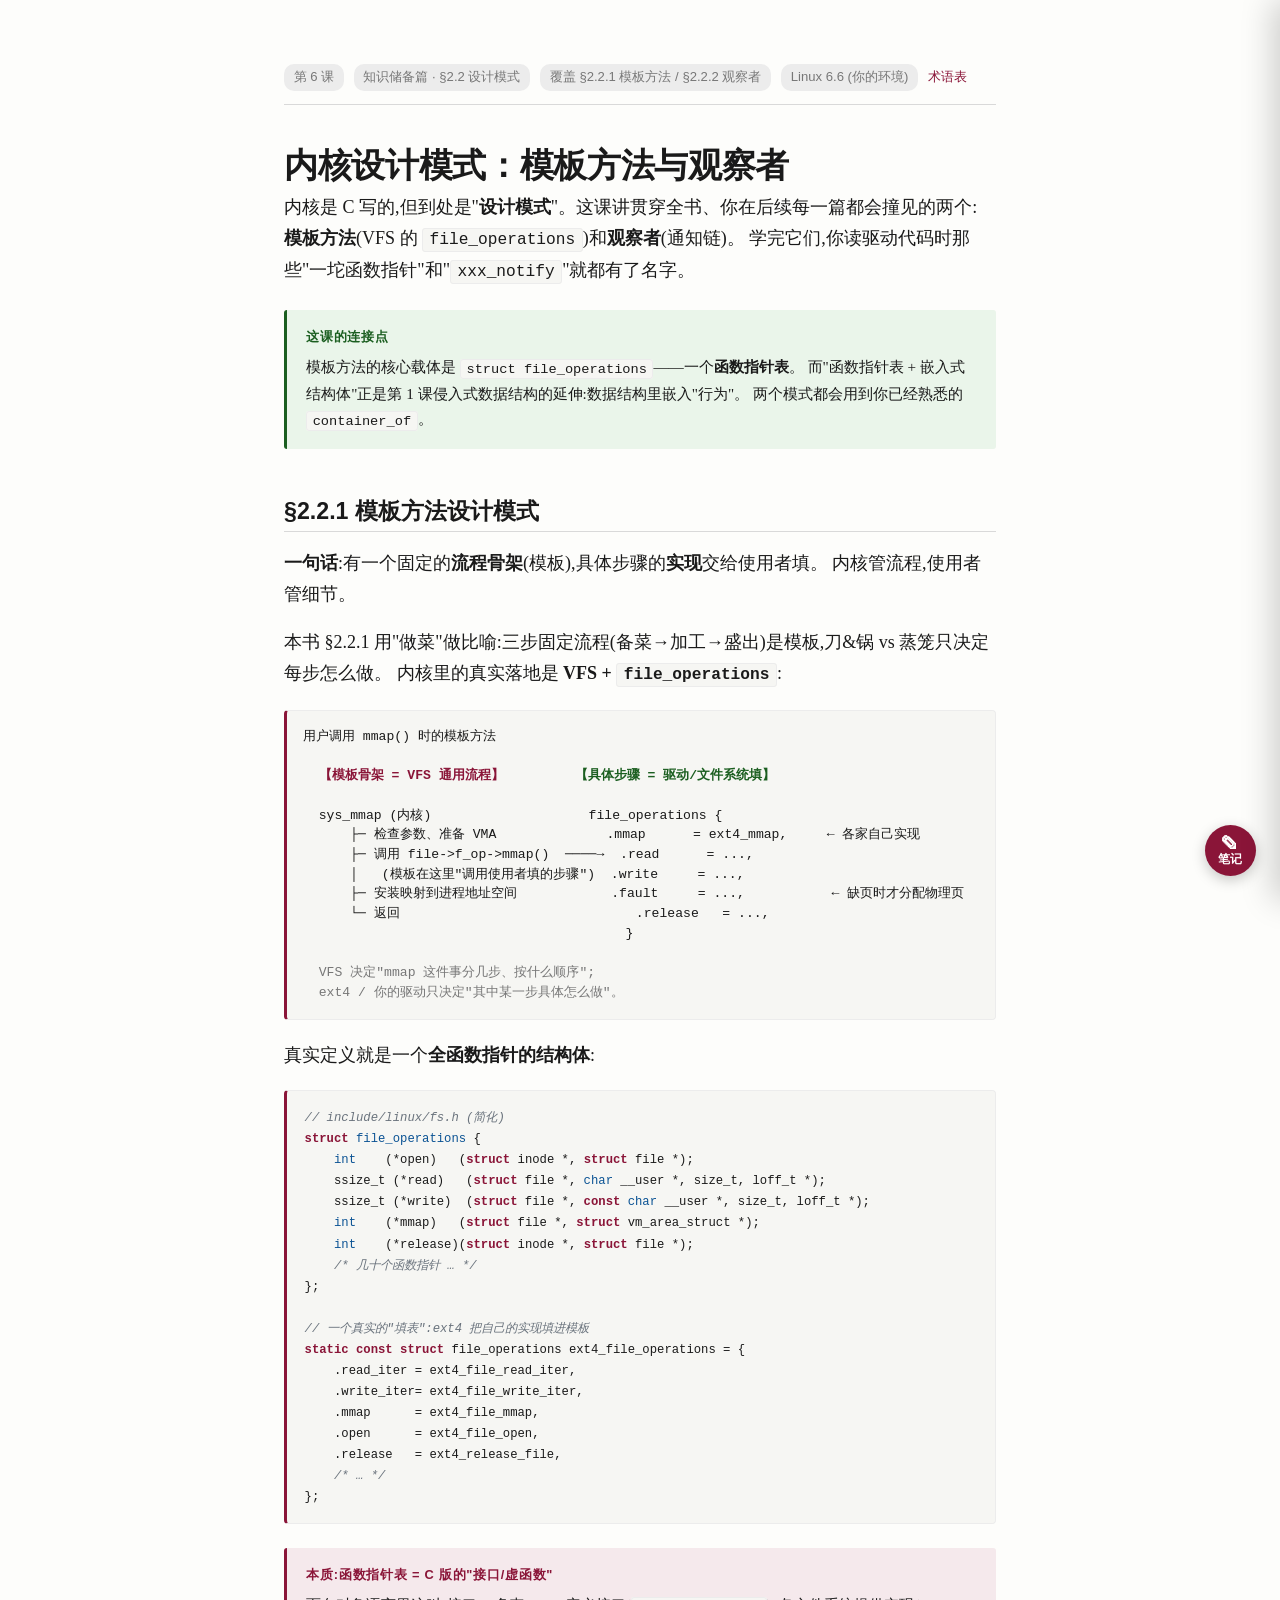
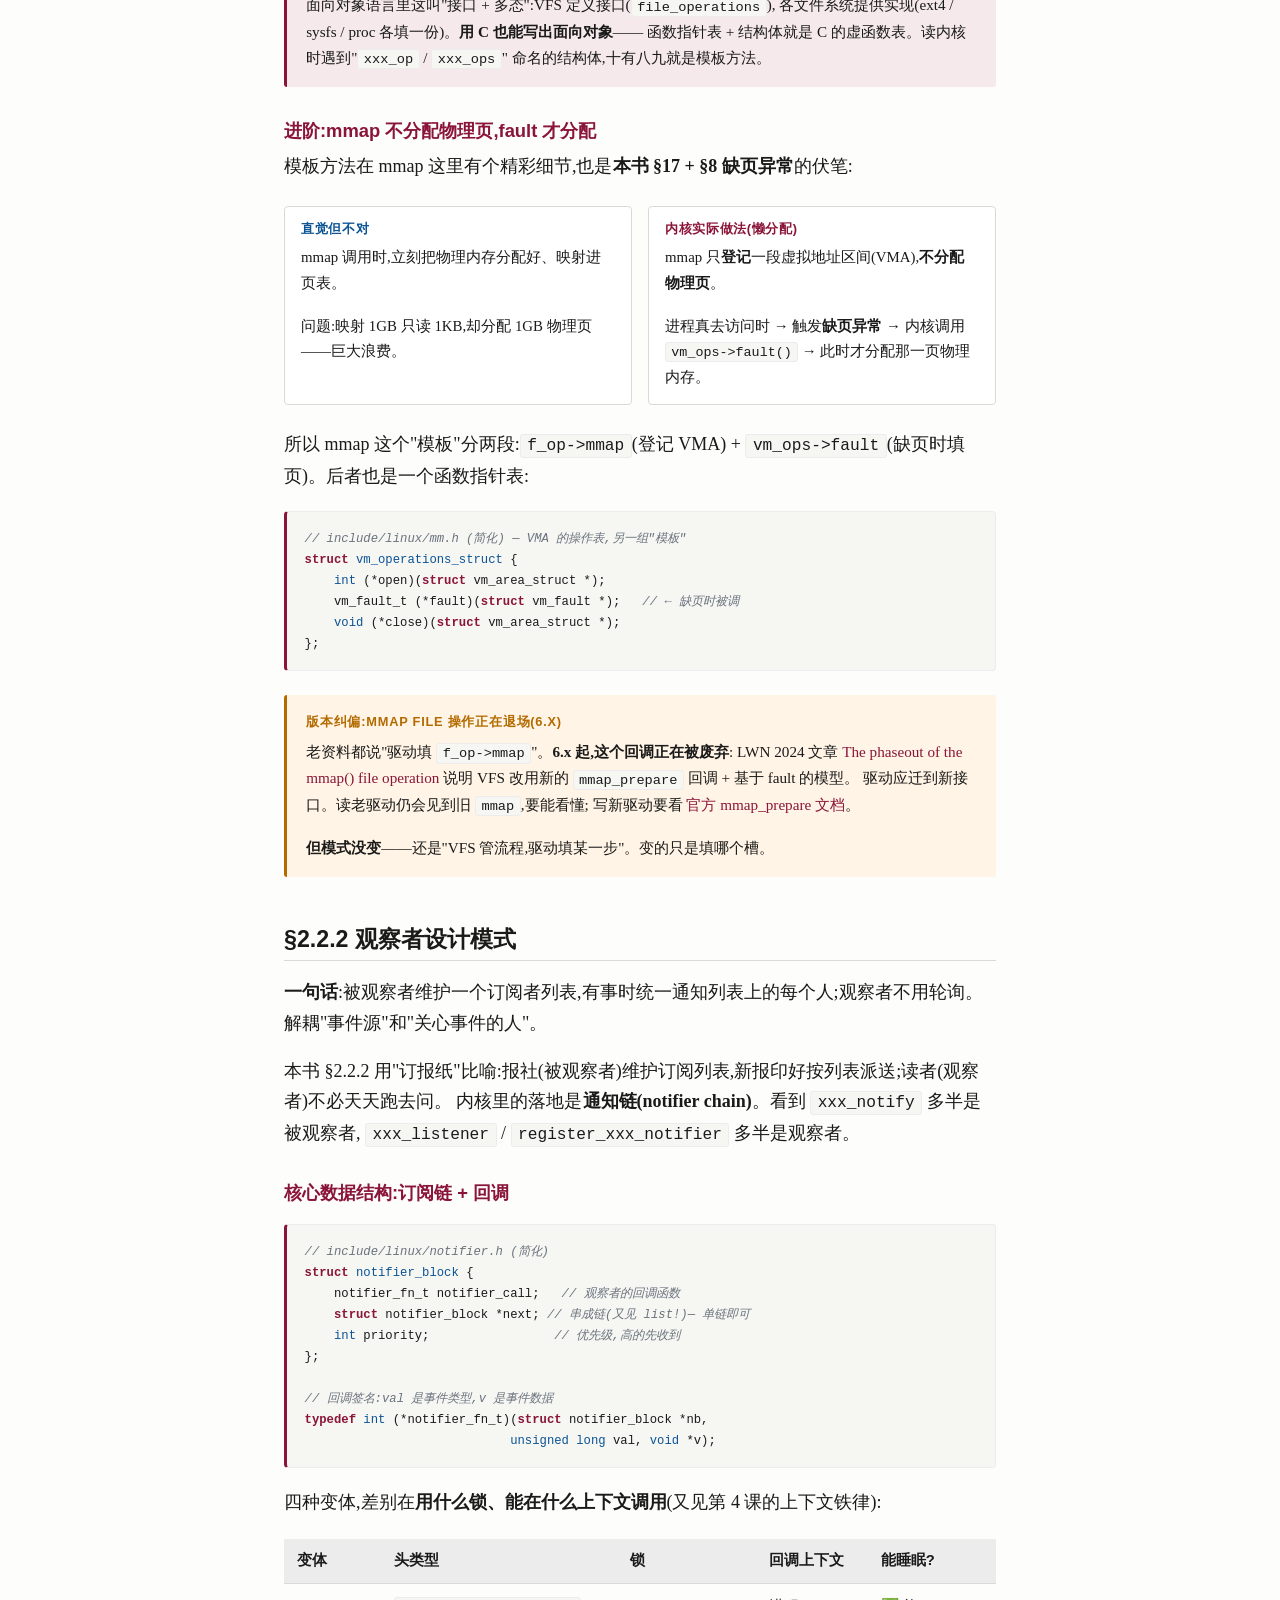
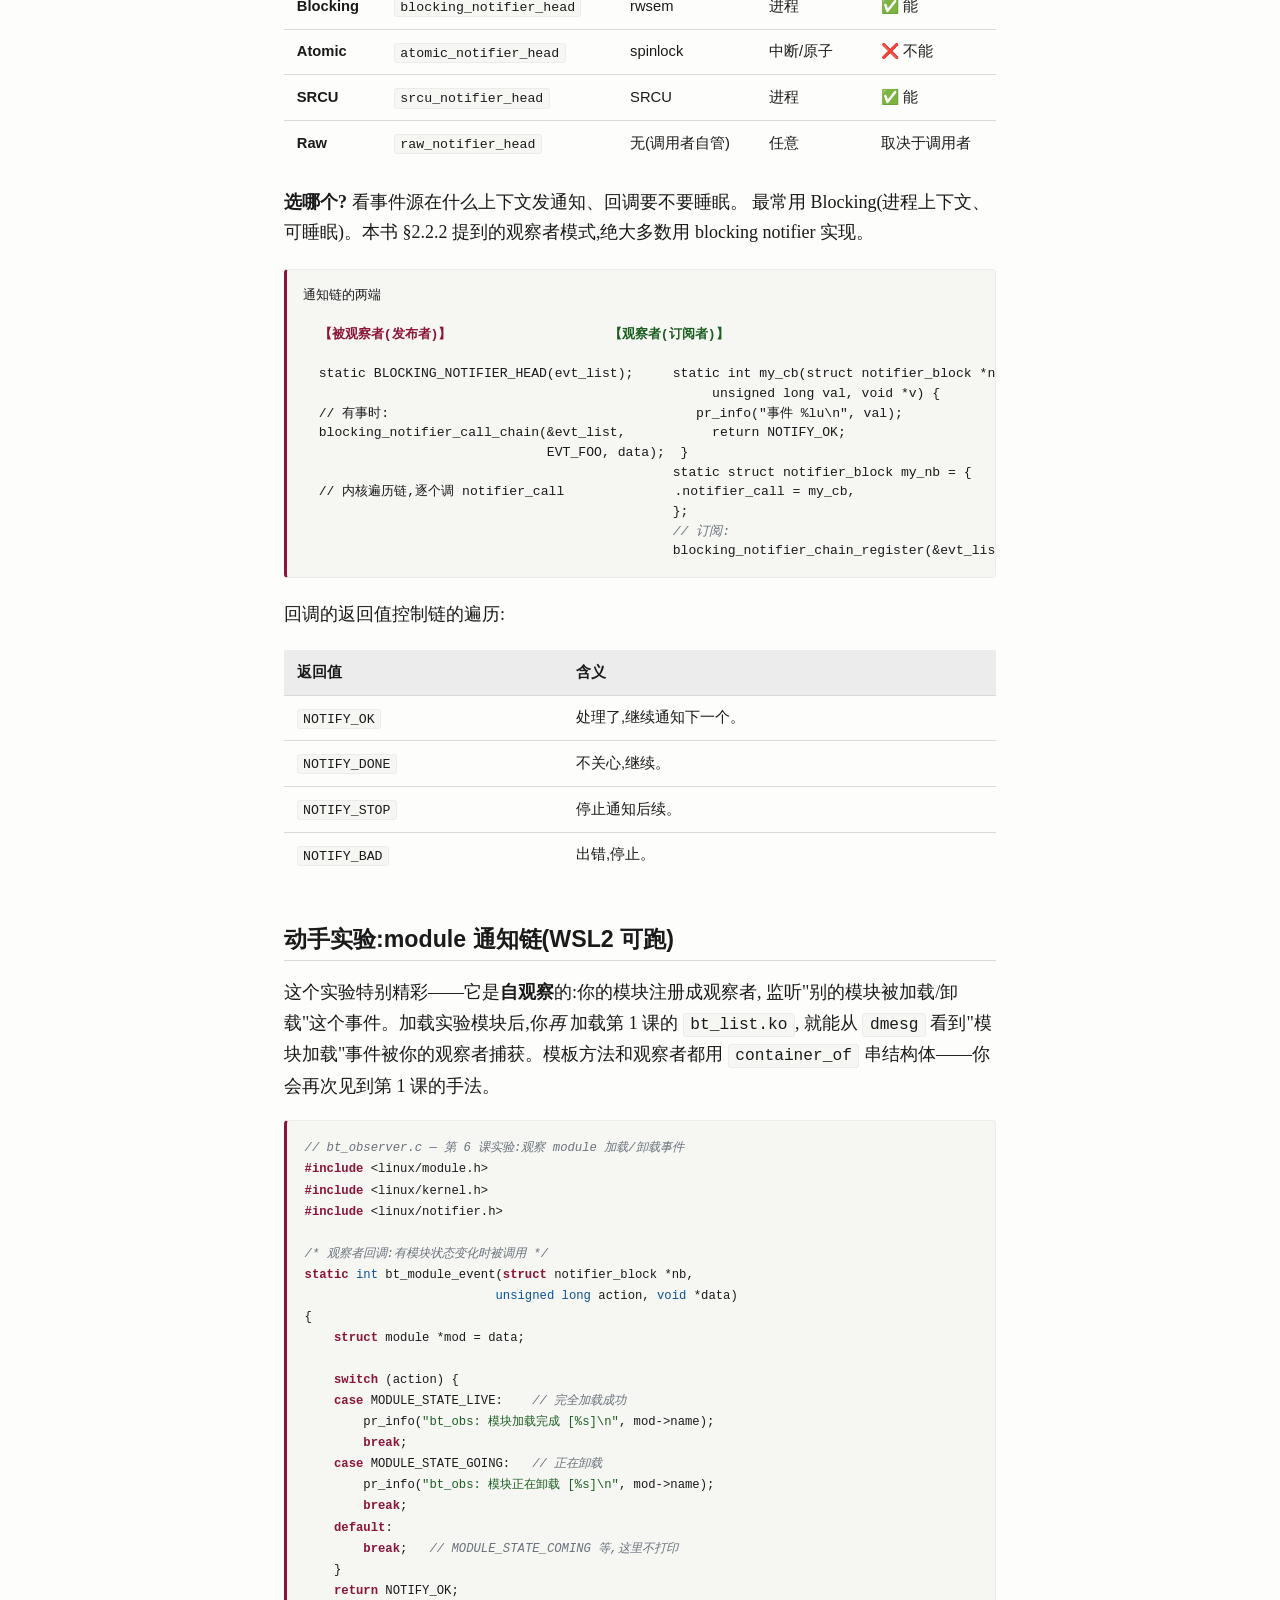
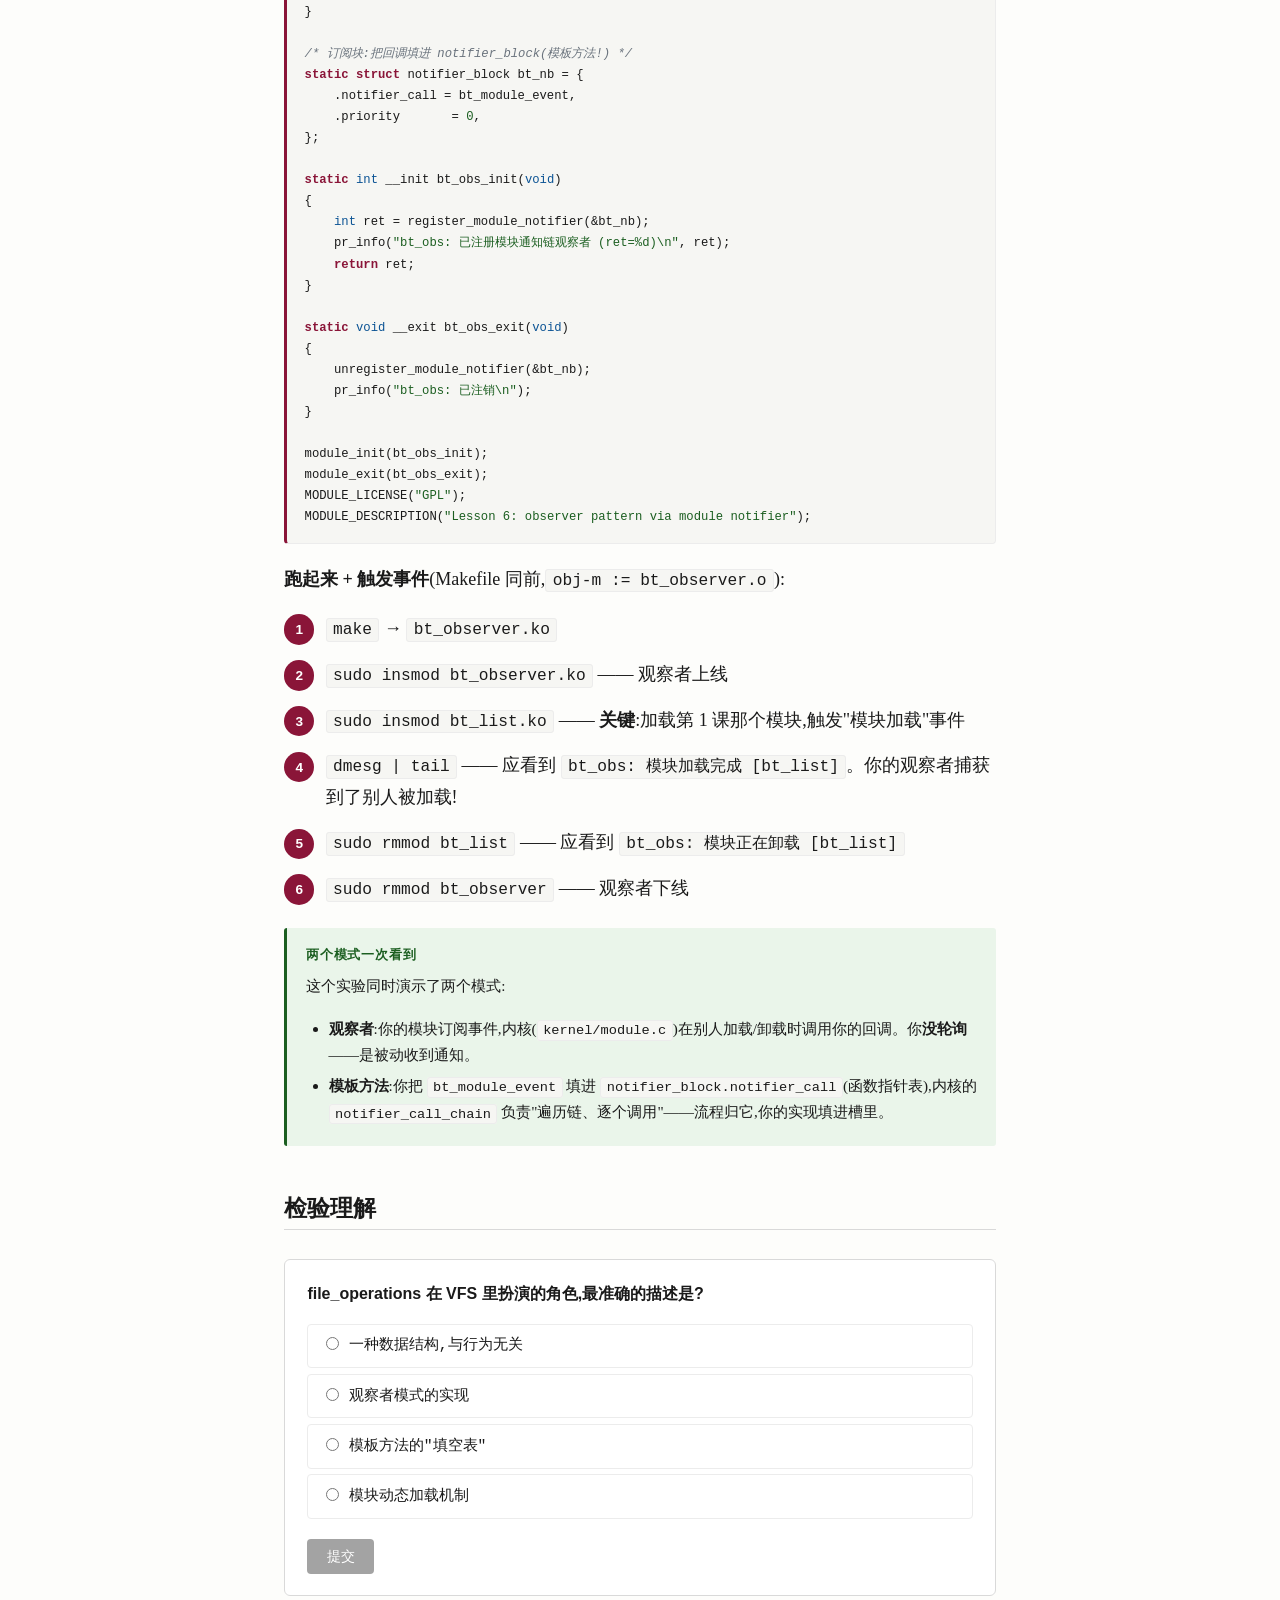
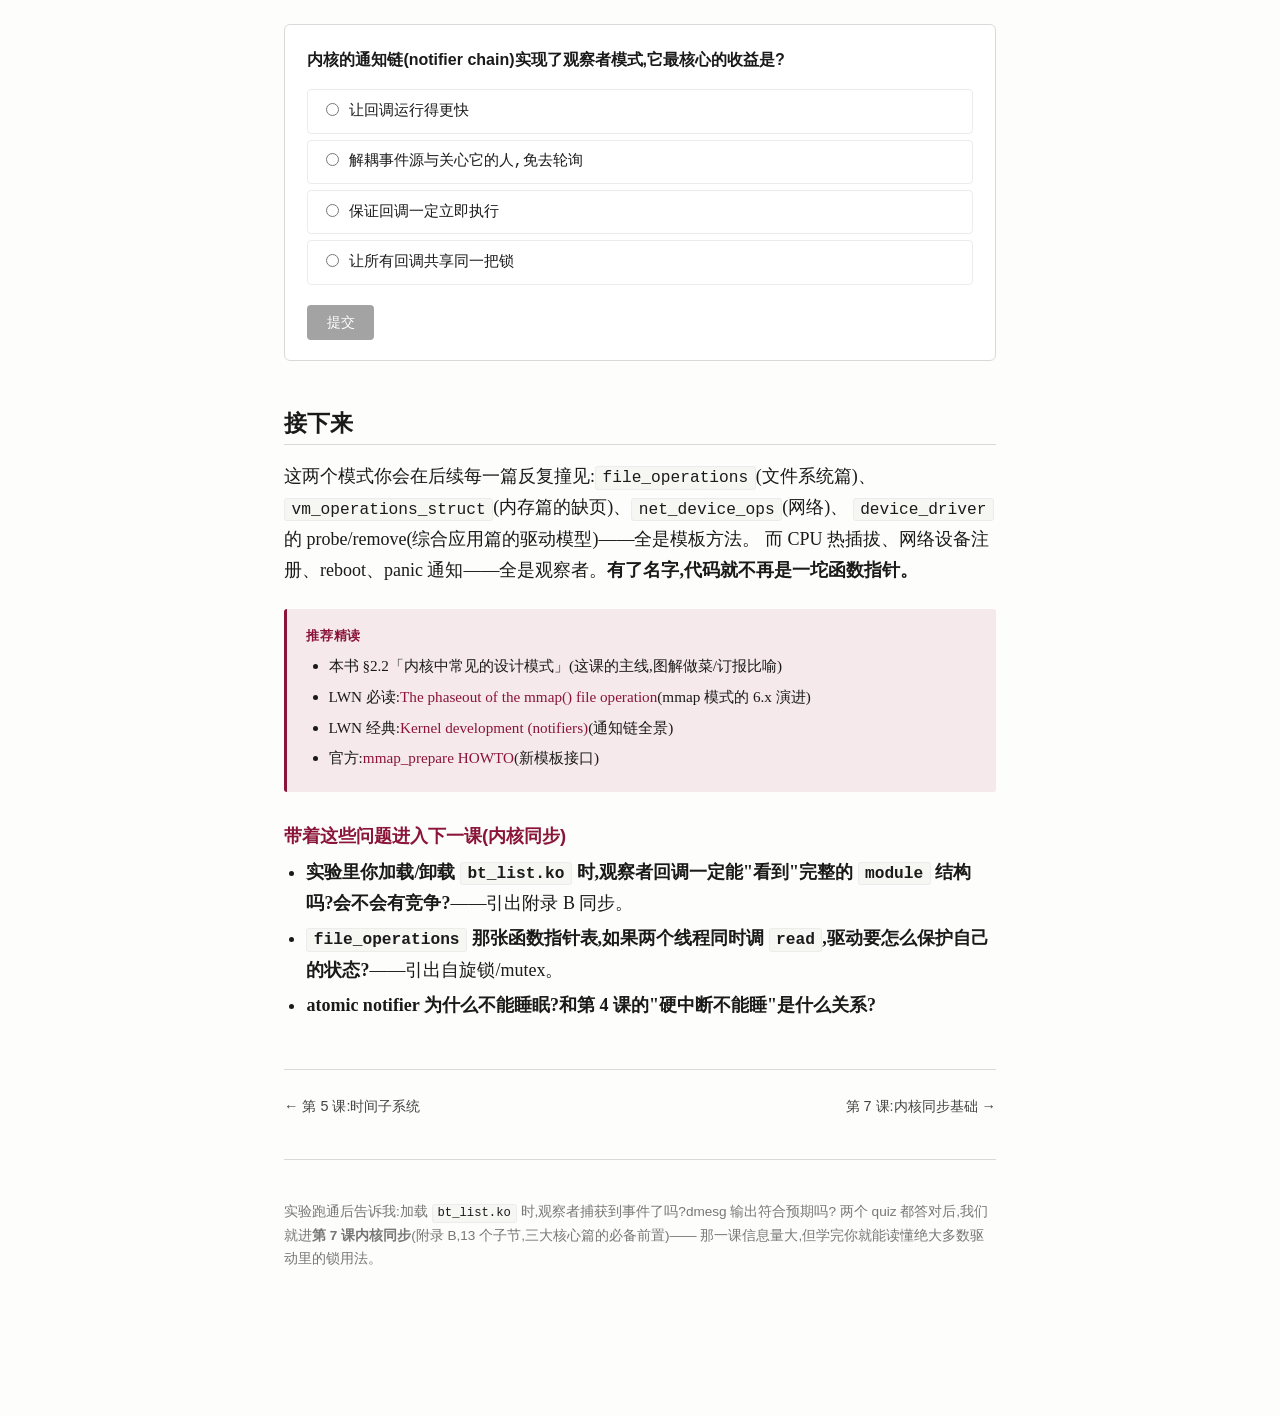
<file: lessons/0006-design-patterns.html>
<!DOCTYPE html>
<html lang="zh-CN">
<head>
<meta charset="UTF-8">
<meta name="viewport" content="width=device-width, initial-scale=1.0">
<title>第 6 课 · 内核设计模式：模板方法与观察者</title>
<link rel="stylesheet" href="../assets/style.css">
<script src="../assets/quiz.js" defer></script>
<script src="../assets/notes.js" defer></script>
<style>
  .patternfig {
    font-family: var(--mono);
    font-size: .82rem;
    line-height: 1.5;
    background: var(--code-bg);
    border: 1px solid var(--rule-soft);
    border-left: 3px solid var(--accent);
    border-radius: 4px;
    padding: 1rem;
    overflow-x: auto;
    white-space: pre;
    margin: 1.3rem 0;
    color: var(--ink);
  }
  .patternfig .dim { color: var(--ink-mute); }
  .patternfig .hl  { color: var(--accent); font-weight: 600; }
  .patternfig .ok  { color: var(--ok); font-weight: 600; }
</style>
</head>
<body>
<div class="wrap">

  <p class="lesson-meta">
    <span class="chip">第 6 课</span>
    <span class="chip">知识储备篇 · §2.2 设计模式</span>
    <span class="chip">覆盖 §2.2.1 模板方法 / §2.2.2 观察者</span>
    <span class="chip">Linux 6.6 (你的环境)</span>
    <a href="../reference/glossary.html">术语表</a>
  </p>

  <h1>内核设计模式：模板方法与观察者</h1>

  <p>
    内核是 C 写的,但到处是"<strong>设计模式</strong>"。这课讲贯穿全书、你在后续每一篇都会撞见的两个:
    <strong>模板方法</strong>(VFS 的 <code>file_operations</code>)和<strong>观察者</strong>(通知链)。
    学完它们,你读驱动代码时那些"一坨函数指针"和"<code>xxx_notify</code>"就都有了名字。
  </p>

  <aside class="callout tip">
    <span class="callout-title">这课的连接点</span>
    模板方法的核心载体是 <code>struct file_operations</code>——一个<strong>函数指针表</strong>。
    而"函数指针表 + 嵌入式结构体"正是第 1 课侵入式数据结构的延伸:数据结构里嵌入"行为"。
    两个模式都会用到你已经熟悉的 <code>container_of</code>。
  </aside>


  <h2 id="template">§2.2.1 模板方法设计模式</h2>

  <p><strong>一句话</strong>:有一个固定的<strong>流程骨架</strong>(模板),具体步骤的<strong>实现</strong>交给使用者填。
  内核管流程,使用者管细节。</p>

  <p>本书 §2.2.1 用"做菜"做比喻:三步固定流程(备菜→加工→盛出)是模板,刀&锅 vs 蒸笼只决定每步怎么做。
  内核里的真实落地是 <strong>VFS + <code>file_operations</code></strong>:</p>

  <div class="patternfig">用户调用 mmap() 时的模板方法

  <span class="hl">【模板骨架 = VFS 通用流程】</span>         <span class="ok">【具体步骤 = 驱动/文件系统填】</span>

  sys_mmap (内核)                    file_operations {
      ├─ 检查参数、准备 VMA              .mmap      = ext4_mmap,     ← 各家自己实现
      ├─ 调用 file-&gt;f_op-&gt;mmap()  ────→  .read      = ...,
      │   (模板在这里"调用使用者填的步骤")  .write     = ...,
      ├─ 安装映射到进程地址空间            .fault     = ...,           ← 缺页时才分配物理页
      └─ 返回                              .release   = ...,
                                         }

  <span class="dim">VFS 决定"mmap 这件事分几步、按什么顺序";</span>
  <span class="dim">ext4 / 你的驱动只决定"其中某一步具体怎么做"。</span></div>

  <p>真实定义就是一个<strong>全函数指针的结构体</strong>:</p>

  <pre><code><span class="com">// include/linux/fs.h (简化)</span>
<span class="kw">struct</span> <span class="type">file_operations</span> {
    <span class="type">int</span>    (*open)   (<span class="kw">struct</span> inode *, <span class="kw">struct</span> file *);
    ssize_t (*read)   (<span class="kw">struct</span> file *, <span class="type">char</span> __user *, size_t, loff_t *);
    ssize_t (*write)  (<span class="kw">struct</span> file *, <span class="kw">const</span> <span class="type">char</span> __user *, size_t, loff_t *);
    <span class="type">int</span>    (*mmap)   (<span class="kw">struct</span> file *, <span class="kw">struct</span> vm_area_struct *);
    <span class="type">int</span>    (*release)(<span class="kw">struct</span> inode *, <span class="kw">struct</span> file *);
    <span class="com">/* 几十个函数指针 … */</span>
};

<span class="com">// 一个真实的"填表":ext4 把自己的实现填进模板</span>
<span class="kw">static</span> <span class="kw">const</span> <span class="kw">struct</span> file_operations ext4_file_operations = {
    .read_iter = ext4_file_read_iter,
    .write_iter= ext4_file_write_iter,
    .mmap      = ext4_file_mmap,
    .open      = ext4_file_open,
    .release   = ext4_release_file,
    <span class="com">/* … */</span>
};</code></pre>

  <aside class="callout">
    <span class="callout-title">本质:函数指针表 = C 版的"接口/虚函数"</span>
    <p>面向对象语言里这叫"接口 + 多态":VFS 定义接口(<code>file_operations</code>),
    各文件系统提供实现(ext4 / sysfs / proc 各填一份)。<strong>用 C 也能写出面向对象</strong>——
    函数指针表 + 结构体就是 C 的虚函数表。读内核时遇到"<code>xxx_op</code> / <code>xxx_ops</code>"
    命名的结构体,十有八九就是模板方法。</p>
  </aside>

  <h3 id="fault-lazy">进阶:mmap 不分配物理页,fault 才分配</h3>

  <p>模板方法在 mmap 这里有个精彩细节,也是<strong>本书 §17 + §8 缺页异常</strong>的伏笔:</p>

  <div class="mcu-vs-kernel">
    <div class="col">
      <h4>直觉但不对</h4>
      <p>mmap 调用时,立刻把物理内存分配好、映射进页表。</p>
      <p>问题:映射 1GB 只读 1KB,却分配 1GB 物理页——巨大浪费。</p>
    </div>
    <div class="col">
      <h4>内核实际做法(懒分配)</h4>
      <p>mmap 只<strong>登记</strong>一段虚拟地址区间(VMA),<strong>不分配物理页</strong>。</p>
      <p>进程真去访问时 → 触发<strong>缺页异常</strong> → 内核调用 <code>vm_ops-&gt;fault()</code>
      → 此时才分配那一页物理内存。</p>
    </div>
  </div>

  <p>所以 mmap 这个"模板"分两段:<code>f_op-&gt;mmap</code>(登记 VMA) +
  <code>vm_ops-&gt;fault</code>(缺页时填页)。后者也是一个函数指针表:</p>

  <pre><code><span class="com">// include/linux/mm.h (简化) — VMA 的操作表,另一组"模板"</span>
<span class="kw">struct</span> <span class="type">vm_operations_struct</span> {
    <span class="type">int</span> (*open)(<span class="kw">struct</span> vm_area_struct *);
    vm_fault_t (*fault)(<span class="kw">struct</span> vm_fault *);   <span class="com">// ← 缺页时被调</span>
    <span class="type">void</span> (*close)(<span class="kw">struct</span> vm_area_struct *);
};</code></pre>

  <aside class="callout warn">
    <span class="callout-title">版本纠偏:mmap file 操作正在退场(6.x)</span>
    <p>老资料都说"驱动填 <code>f_op-&gt;mmap</code>"。<strong>6.x 起,这个回调正在被废弃</strong>:
    LWN 2024 文章 <a href="https://lwn.net/Articles/1038715/" target="_blank" rel="noopener">The phaseout of the mmap() file operation</a>
    说明 VFS 改用新的 <code>mmap_prepare</code> 回调 + 基于 fault 的模型。
    驱动应迁到新接口。读老驱动仍会见到旧 <code>mmap</code>,要能看懂;
    写新驱动要看 <a href="https://docs.kernel.org/filesystems/mmap_prepare.html" target="_blank" rel="noopener">官方 mmap_prepare 文档</a>。</p>
    <p><strong>但模式没变</strong>——还是"VFS 管流程,驱动填某一步"。变的只是填哪个槽。</p>
  </aside>


  <h2 id="observer">§2.2.2 观察者设计模式</h2>

  <p><strong>一句话</strong>:被观察者维护一个订阅者列表,有事时统一通知列表上的每个人;观察者不用轮询。
  解耦"事件源"和"关心事件的人"。</p>

  <p>本书 §2.2.2 用"订报纸"比喻:报社(被观察者)维护订阅列表,新报印好按列表派送;读者(观察者)不必天天跑去问。
  内核里的落地是<strong>通知链(notifier chain)</strong>。看到 <code>xxx_notify</code> 多半是被观察者,
  <code>xxx_listener</code> / <code>register_xxx_notifier</code> 多半是观察者。</p>

  <h3>核心数据结构:订阅链 + 回调</h3>

  <pre><code><span class="com">// include/linux/notifier.h (简化)</span>
<span class="kw">struct</span> <span class="type">notifier_block</span> {
    notifier_fn_t notifier_call;   <span class="com">// 观察者的回调函数</span>
    <span class="kw">struct</span> notifier_block *next; <span class="com">// 串成链(又见 list!)— 单链即可</span>
    <span class="type">int</span> priority;                 <span class="com">// 优先级,高的先收到</span>
};

<span class="com">// 回调签名:val 是事件类型,v 是事件数据</span>
<span class="kw">typedef</span> <span class="type">int</span> (*notifier_fn_t)(<span class="kw">struct</span> notifier_block *nb,
                            <span class="type">unsigned</span> <span class="type">long</span> val, <span class="type">void</span> *v);</code></pre>

  <p>四种变体,差别在<strong>用什么锁、能在什么上下文调用</strong>(又见第 4 课的上下文铁律):</p>

  <table>
    <thead><tr><th>变体</th><th>头类型</th><th>锁</th><th>回调上下文</th><th>能睡眠?</th></tr></thead>
    <tbody>
      <tr><td><strong>Blocking</strong></td><td><code>blocking_notifier_head</code></td><td>rwsem</td><td>进程</td><td>✅ 能</td></tr>
      <tr><td><strong>Atomic</strong></td><td><code>atomic_notifier_head</code></td><td>spinlock</td><td>中断/原子</td><td>❌ 不能</td></tr>
      <tr><td><strong>SRCU</strong></td><td><code>srcu_notifier_head</code></td><td>SRCU</td><td>进程</td><td>✅ 能</td></tr>
      <tr><td><strong>Raw</strong></td><td><code>raw_notifier_head</code></td><td>无(调用者自管)</td><td>任意</td><td>取决于调用者</td></tr>
    </tbody>
  </table>

  <p><strong>选哪个?</strong> 看事件源在什么上下文发通知、回调要不要睡眠。
  最常用 Blocking(进程上下文、可睡眠)。本书 §2.2.2 提到的观察者模式,绝大多数用 blocking notifier 实现。</p>

  <div class="patternfig">通知链的两端

  <span class="hl">【被观察者(发布者)】</span>                    <span class="ok">【观察者(订阅者)】</span>

  static BLOCKING_NOTIFIER_HEAD(evt_list);     static int my_cb(struct notifier_block *nb,
                                                    unsigned long val, void *v) {
  // 有事时:                                       pr_info("事件 %lu\n", val);
  blocking_notifier_call_chain(&evt_list,           return NOTIFY_OK;
                               EVT_FOO, data);  }
                                               static struct notifier_block my_nb = {
  // 内核遍历链,逐个调 notifier_call              .notifier_call = my_cb,
                                               };
                                               <span class="com">// 订阅:</span>
                                               blocking_notifier_chain_register(&evt_list, &amp;my_nb);</div>

  <p>回调的返回值控制链的遍历:</p>
  <table>
    <thead><tr><th>返回值</th><th>含义</th></tr></thead>
    <tbody>
      <tr><td><code>NOTIFY_OK</code></td><td>处理了,继续通知下一个。</td></tr>
      <tr><td><code>NOTIFY_DONE</code></td><td>不关心,继续。</td></tr>
      <tr><td><code>NOTIFY_STOP</code></td><td>停止通知后续。</td></tr>
      <tr><td><code>NOTIFY_BAD</code></td><td>出错,停止。</td></tr>
    </tbody>
  </table>


  <h2 id="lab">动手实验:module 通知链(WSL2 可跑)</h2>

  <p>
    这个实验特别精彩——它是<strong>自观察</strong>的:你的模块注册成观察者,
    监听"别的模块被加载/卸载"这个事件。加载实验模块后,你<em>再</em> 加载第 1 课的 <code>bt_list.ko</code>,
    就能从 <code>dmesg</code> 看到"模块加载"事件被你的观察者捕获。模板方法和观察者都用 <code>container_of</code>
    串结构体——你会再次见到第 1 课的手法。
  </p>

  <pre><code><span class="com">// bt_observer.c — 第 6 课实验:观察 module 加载/卸载事件</span>
<span class="kw">#include</span> &lt;linux/module.h&gt;
<span class="kw">#include</span> &lt;linux/kernel.h&gt;
<span class="kw">#include</span> &lt;linux/notifier.h&gt;

<span class="com">/* 观察者回调:有模块状态变化时被调用 */</span>
<span class="kw">static</span> <span class="type">int</span> bt_module_event(<span class="kw">struct</span> notifier_block *nb,
                          <span class="type">unsigned</span> <span class="type">long</span> action, <span class="type">void</span> *data)
{
    <span class="kw">struct</span> module *mod = data;

    <span class="kw">switch</span> (action) {
    <span class="kw">case</span> MODULE_STATE_LIVE:    <span class="com">// 完全加载成功</span>
        pr_info(<span class="str">"bt_obs: 模块加载完成 [%s]\n"</span>, mod-&gt;name);
        <span class="kw">break</span>;
    <span class="kw">case</span> MODULE_STATE_GOING:   <span class="com">// 正在卸载</span>
        pr_info(<span class="str">"bt_obs: 模块正在卸载 [%s]\n"</span>, mod-&gt;name);
        <span class="kw">break</span>;
    <span class="kw">default</span>:
        <span class="kw">break</span>;   <span class="com">// MODULE_STATE_COMING 等,这里不打印</span>
    }
    <span class="kw">return</span> NOTIFY_OK;
}

<span class="com">/* 订阅块:把回调填进 notifier_block(模板方法!) */</span>
<span class="kw">static</span> <span class="kw">struct</span> notifier_block bt_nb = {
    .notifier_call = bt_module_event,
    .priority       = <span class="str">0</span>,
};

<span class="kw">static</span> <span class="type">int</span> __init bt_obs_init(<span class="type">void</span>)
{
    <span class="type">int</span> ret = register_module_notifier(&amp;bt_nb);
    pr_info(<span class="str">"bt_obs: 已注册模块通知链观察者 (ret=%d)\n"</span>, ret);
    <span class="kw">return</span> ret;
}

<span class="kw">static</span> <span class="type">void</span> __exit bt_obs_exit(<span class="type">void</span>)
{
    unregister_module_notifier(&amp;bt_nb);
    pr_info(<span class="str">"bt_obs: 已注销\n"</span>);
}

module_init(bt_obs_init);
module_exit(bt_obs_exit);
MODULE_LICENSE(<span class="str">"GPL"</span>);
MODULE_DESCRIPTION(<span class="str">"Lesson 6: observer pattern via module notifier"</span>);</code></pre>

  <p><strong>跑起来 + 触发事件</strong>(Makefile 同前,<code>obj-m := bt_observer.o</code>):</p>
  <ol class="steps">
    <li><code>make</code> → <code>bt_observer.ko</code></li>
    <li><code>sudo insmod bt_observer.ko</code> —— 观察者上线</li>
    <li><code>sudo insmod bt_list.ko</code> —— <strong>关键</strong>:加载第 1 课那个模块,触发"模块加载"事件</li>
    <li><code>dmesg | tail</code> —— 应看到 <code>bt_obs: 模块加载完成 [bt_list]</code>。你的观察者捕获到了别人被加载!</li>
    <li><code>sudo rmmod bt_list</code> —— 应看到 <code>bt_obs: 模块正在卸载 [bt_list]</code></li>
    <li><code>sudo rmmod bt_observer</code> —— 观察者下线</li>
  </ol>

  <aside class="callout tip">
    <span class="callout-title">两个模式一次看到</span>
    <p>这个实验同时演示了两个模式:</p>
    <ul style="margin-bottom:0">
      <li><strong>观察者</strong>:你的模块订阅事件,内核(<code>kernel/module.c</code>)在别人加载/卸载时调用你的回调。你<strong>没轮询</strong>——是被动收到通知。</li>
      <li><strong>模板方法</strong>:你把 <code>bt_module_event</code> 填进 <code>notifier_block.notifier_call</code>(函数指针表),内核的 <code>notifier_call_chain</code> 负责"遍历链、逐个调用"——流程归它,你的实现填进槽里。</li>
    </ul>
  </aside>


  <h2 id="check">检验理解</h2>

  <div class="quiz" data-correct="c" data-explain="file_operations 是一组函数指针,内核(VFS)的 sys_mmap 等定义了流程骨架,具体每一步(mmap/fault/read…)由各文件系统/驱动填进对应函数指针。这正是'模板方法':流程归框架,细节填空。'数据结构而非行为'错(它就是行为表);'观察者模式'是另一回事(notifier chain);'动态加载'无关。">
    <p class="quiz-q">file_operations 在 VFS 里扮演的角色,最准确的描述是?</p>
    <label class="quiz-opt"><input type="radio" name="q1" value="a">一种数据结构,与行为无关</label>
    <label class="quiz-opt"><input type="radio" name="q1" value="b">观察者模式的实现</label>
    <label class="quiz-opt"><input type="radio" name="q1" value="c">模板方法的"填空表"</label>
    <label class="quiz-opt"><input type="radio" name="q1" value="d">模块动态加载机制</label>
    <button class="quiz-check" type="button">提交</button>
  </div>

  <div class="quiz" data-correct="b" data-explain="观察者模式的核心收益是解耦:发布者只维护一个订阅者列表、统一通知,不关心具体是谁;观察者被动接收、无需轮询。内核落地是 notifier chain(xxx_notify 是发布、register_xxx_notifier 是订阅)。blocking vs atomic 的区别在锁与能否睡眠,那是实现细节;回调'立即执行'是机制描述而非收益。">
    <p class="quiz-q">内核的通知链(notifier chain)实现了观察者模式,它最核心的收益是?</p>
    <label class="quiz-opt"><input type="radio" name="q2" value="a">让回调运行得更快</label>
    <label class="quiz-opt"><input type="radio" name="q2" value="b">解耦事件源与关心它的人,免去轮询</label>
    <label class="quiz-opt"><input type="radio" name="q2" value="c">保证回调一定立即执行</label>
    <label class="quiz-opt"><input type="radio" name="q2" value="d">让所有回调共享同一把锁</label>
    <button class="quiz-check" type="button">提交</button>
  </div>


  <h2 id="next">接下来</h2>

  <p>
    这两个模式你会在后续每一篇反复撞见:<code>file_operations</code>(文件系统篇)、
    <code>vm_operations_struct</code>(内存篇的缺页)、<code>net_device_ops</code>(网络)、
    <code>device_driver</code> 的 probe/remove(综合应用篇的驱动模型)——全是模板方法。
    而 CPU 热插拔、网络设备注册、reboot、panic 通知——全是观察者。<strong>有了名字,代码就不再是一坨函数指针。</strong>
  </p>

  <aside class="callout">
    <span class="callout-title">推荐精读</span>
    <ul style="margin-bottom:0">
      <li>本书 §2.2「内核中常见的设计模式」(这课的主线,图解做菜/订报比喻)</li>
      <li>LWN 必读:<a href="https://lwn.net/Articles/1038715/" target="_blank" rel="noopener">The phaseout of the mmap() file operation</a>(mmap 模式的 6.x 演进)</li>
      <li>LWN 经典:<a href="https://lwn.net/Articles/160501/" target="_blank" rel="noopener">Kernel development (notifiers)</a>(通知链全景)</li>
      <li>官方:<a href="https://docs.kernel.org/filesystems/mmap_prepare.html" target="_blank" rel="noopener">mmap_prepare HOWTO</a>(新模板接口)</li>
    </ul>
  </aside>

  <h3>带着这些问题进入下一课(内核同步)</h3>
  <ul>
    <li><strong>实验里你加载/卸载 <code>bt_list.ko</code> 时,观察者回调一定能"看到"完整的 <code>module</code> 结构吗?会不会有竞争?</strong>——引出附录 B 同步。</li>
    <li><strong><code>file_operations</code> 那张函数指针表,如果两个线程同时调 <code>read</code>,驱动要怎么保护自己的状态?</strong>——引出自旋锁/mutex。</li>
    <li><strong>atomic notifier 为什么不能睡眠?和第 4 课的"硬中断不能睡"是什么关系?</strong></li>
  </ul>

  <p class="lesson-nav">
    <a href="0005-time.html">← 第 5 课:时间子系统</a>
    <a href="0007-synchro-basics.html">第 7 课:内核同步基础 →</a>
  </p>

  <hr>
  <p style="font-family:var(--sans);font-size:.85rem;color:var(--ink-mute);">
    实验跑通后告诉我:加载 <code>bt_list.ko</code> 时,观察者捕获到事件了吗?dmesg 输出符合预期吗?
    两个 quiz 都答对后,我们就进<strong>第 7 课内核同步</strong>(附录 B,13 个子节,三大核心篇的必备前置)——
    那一课信息量大,但学完你就能读懂绝大多数驱动里的锁用法。
  </p>

</div>
</body>
</html>
</file>
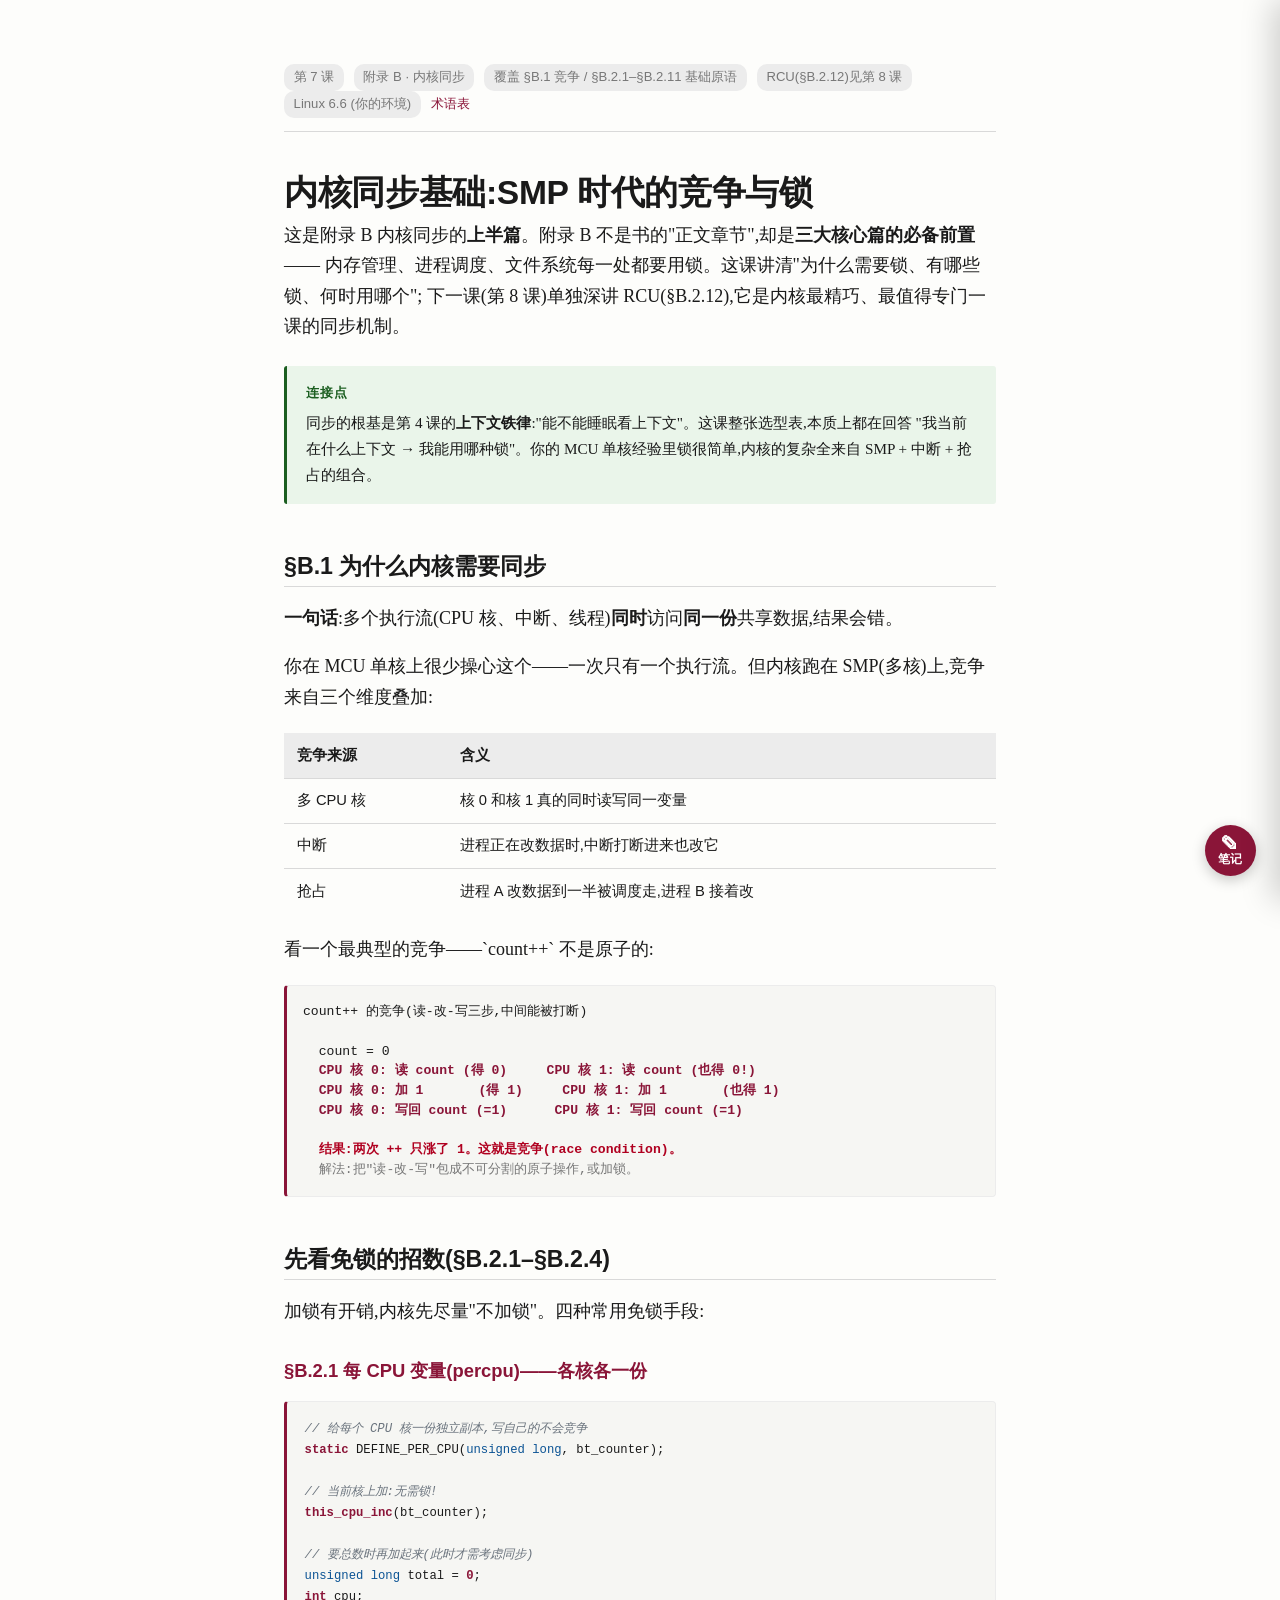
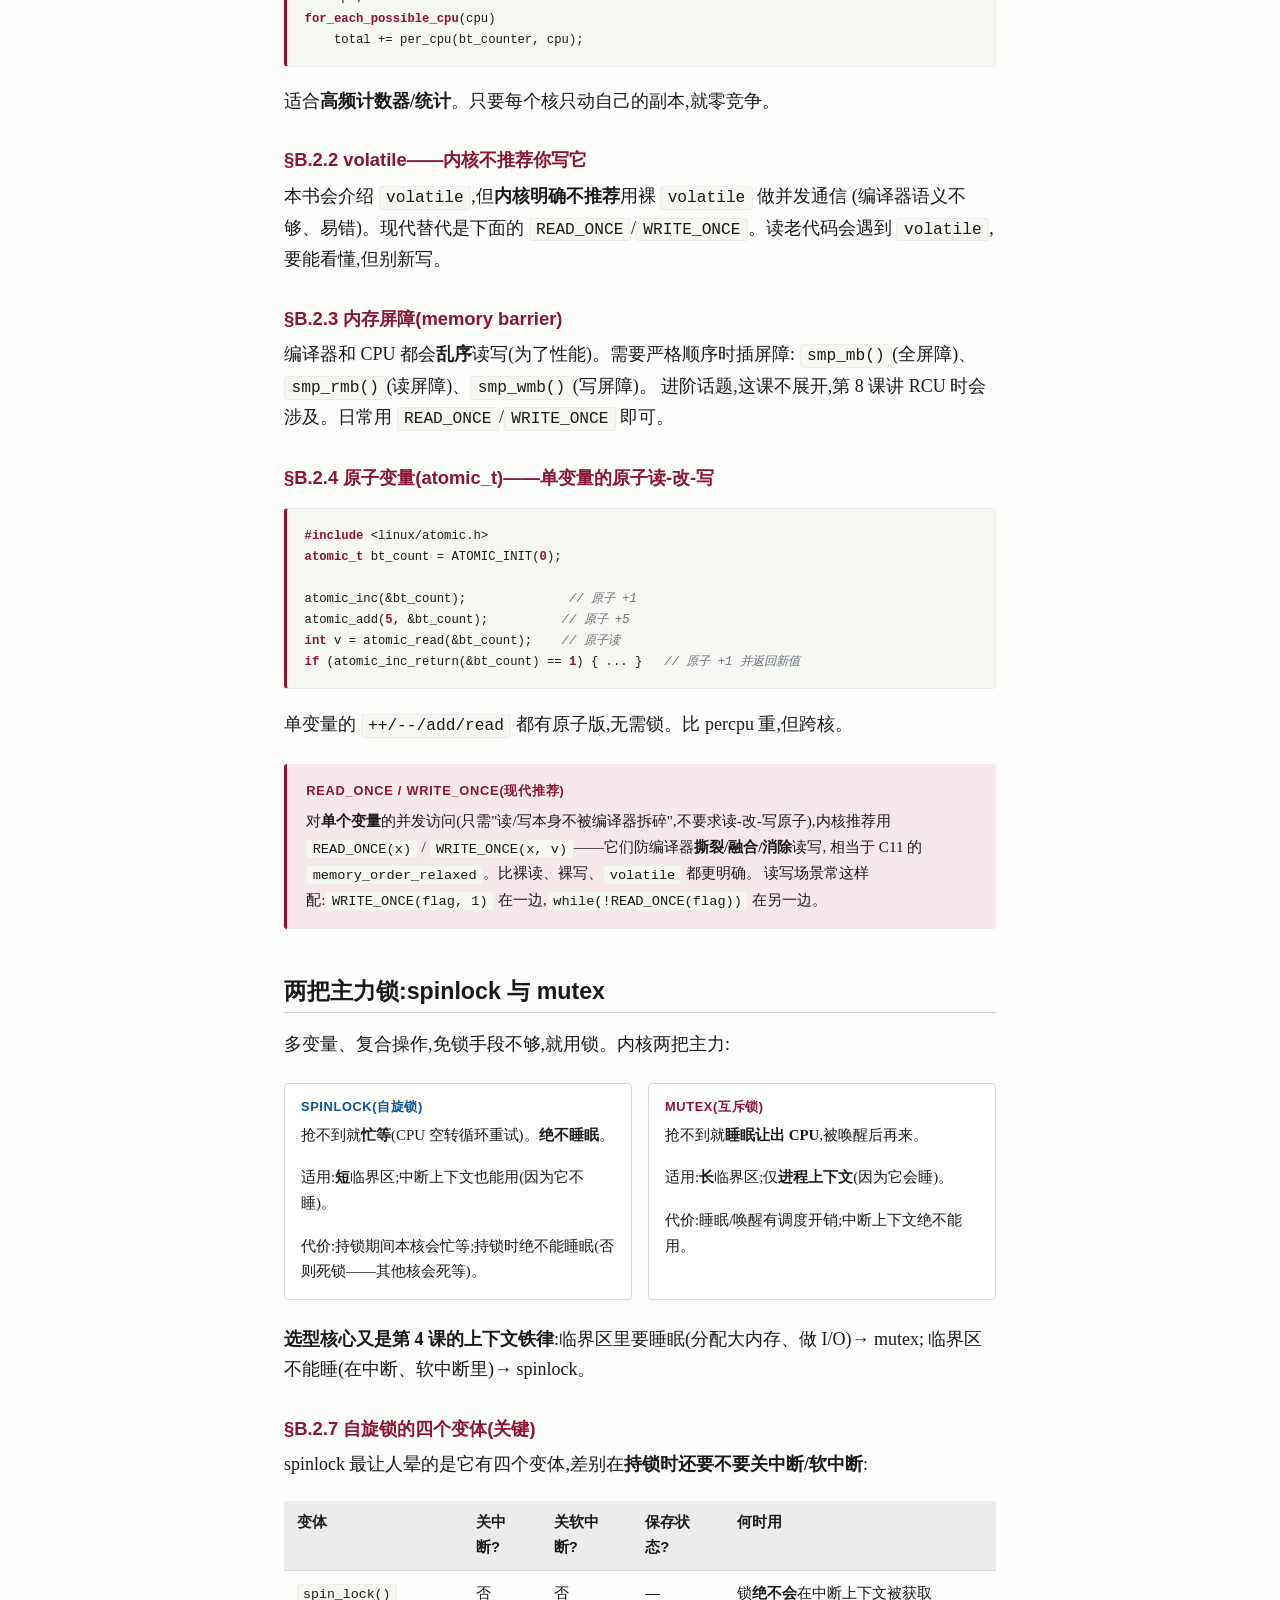
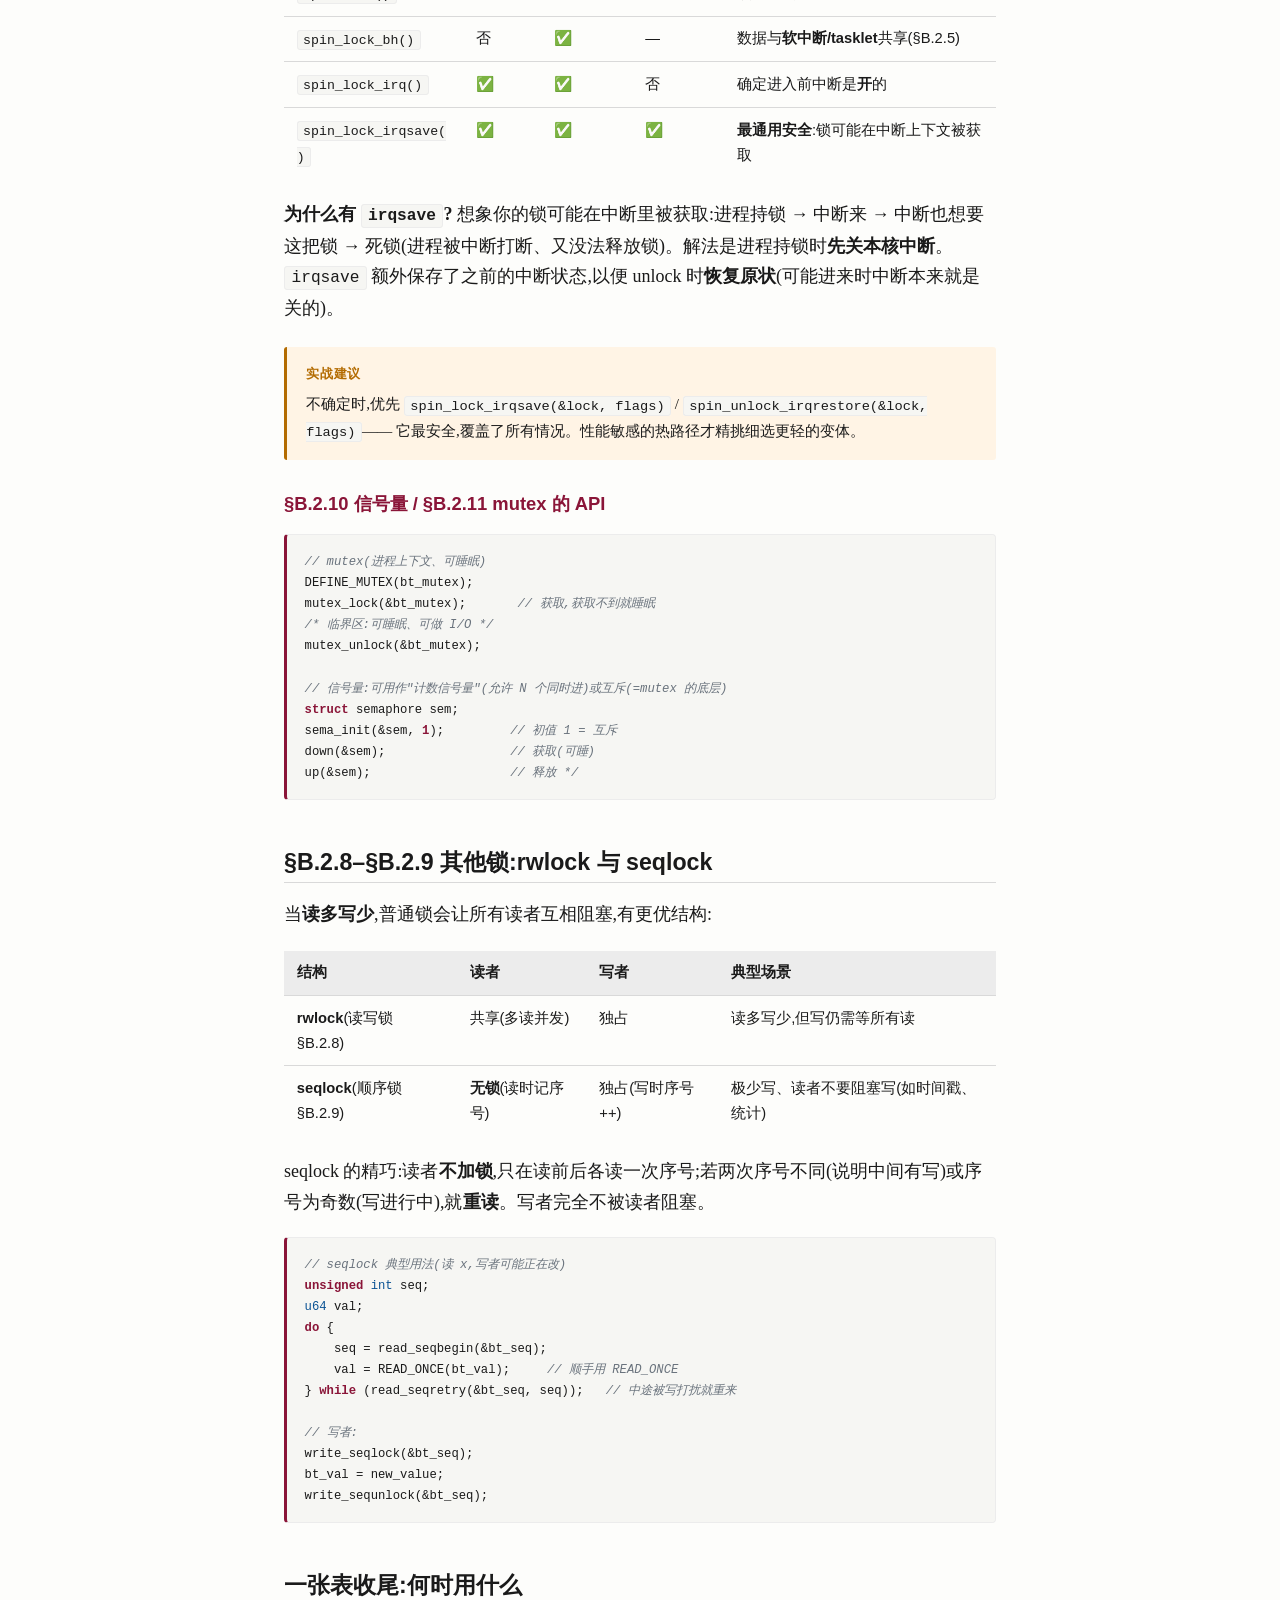
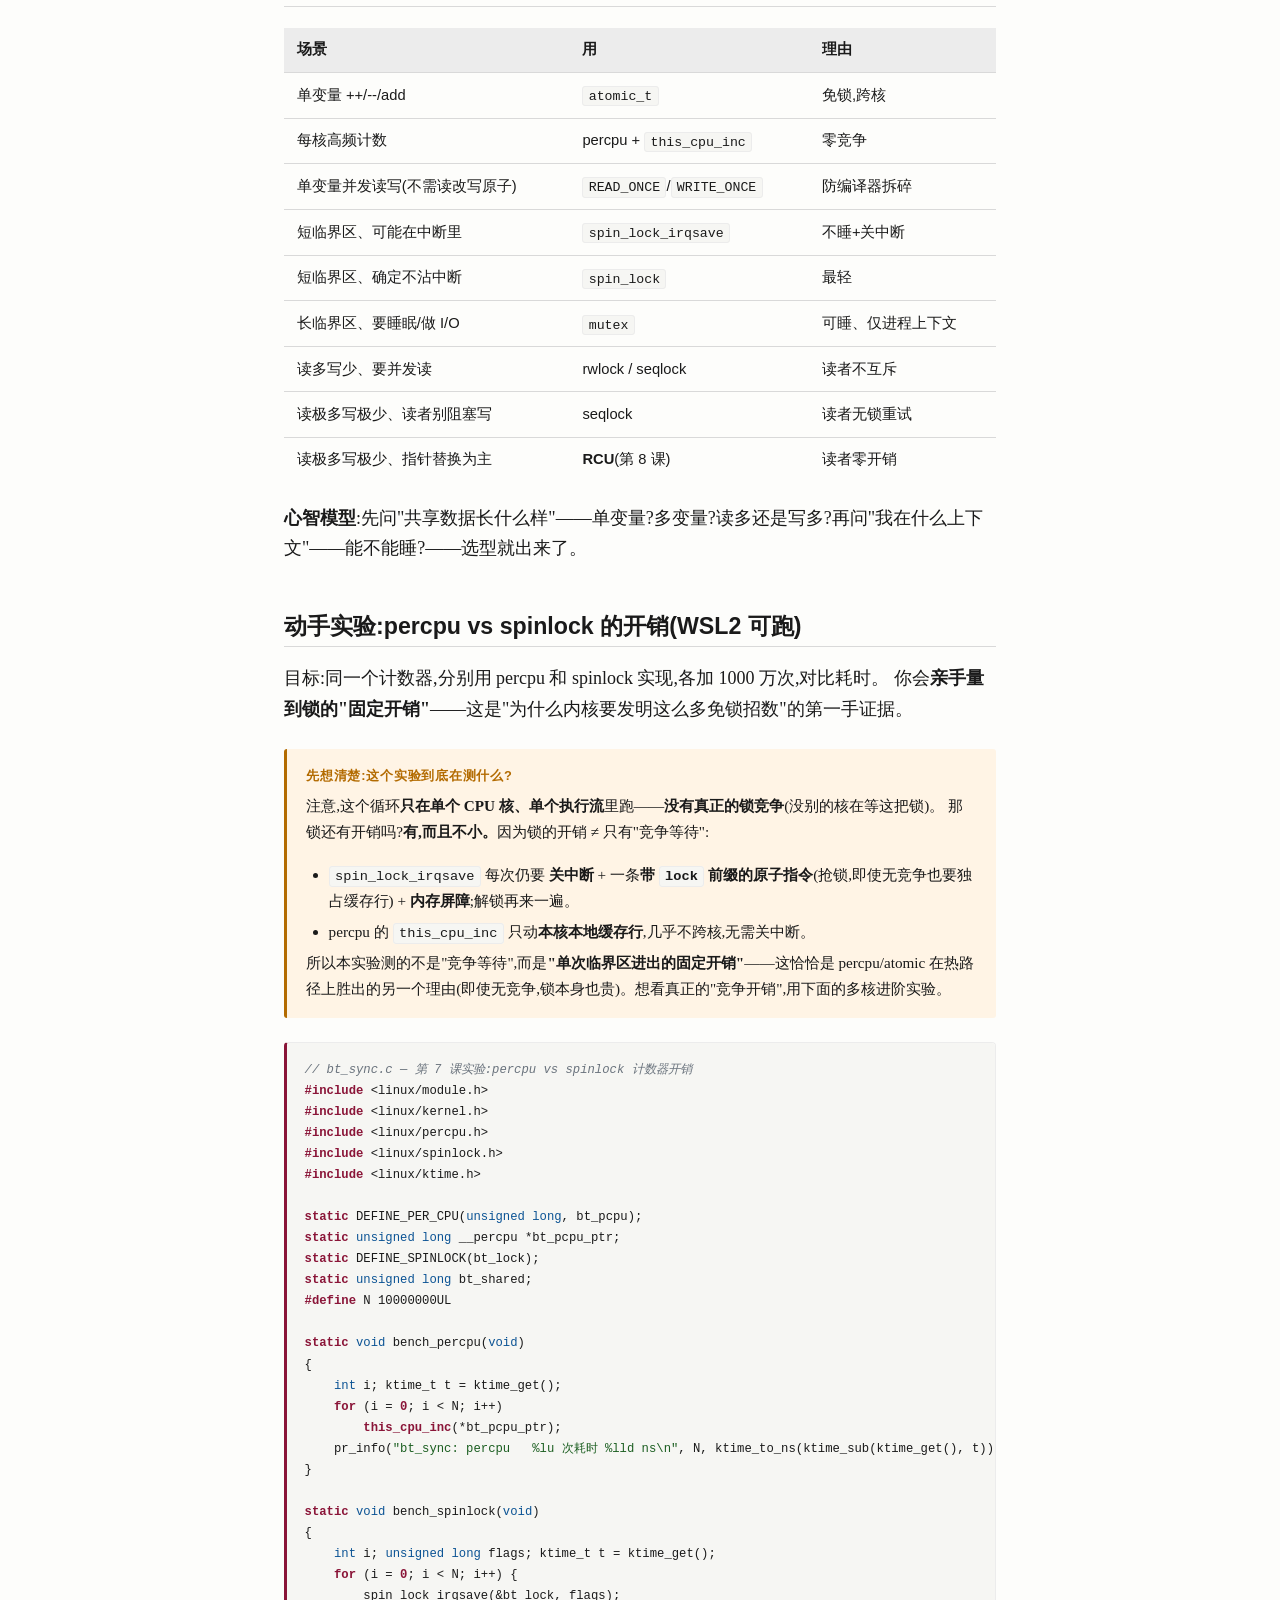
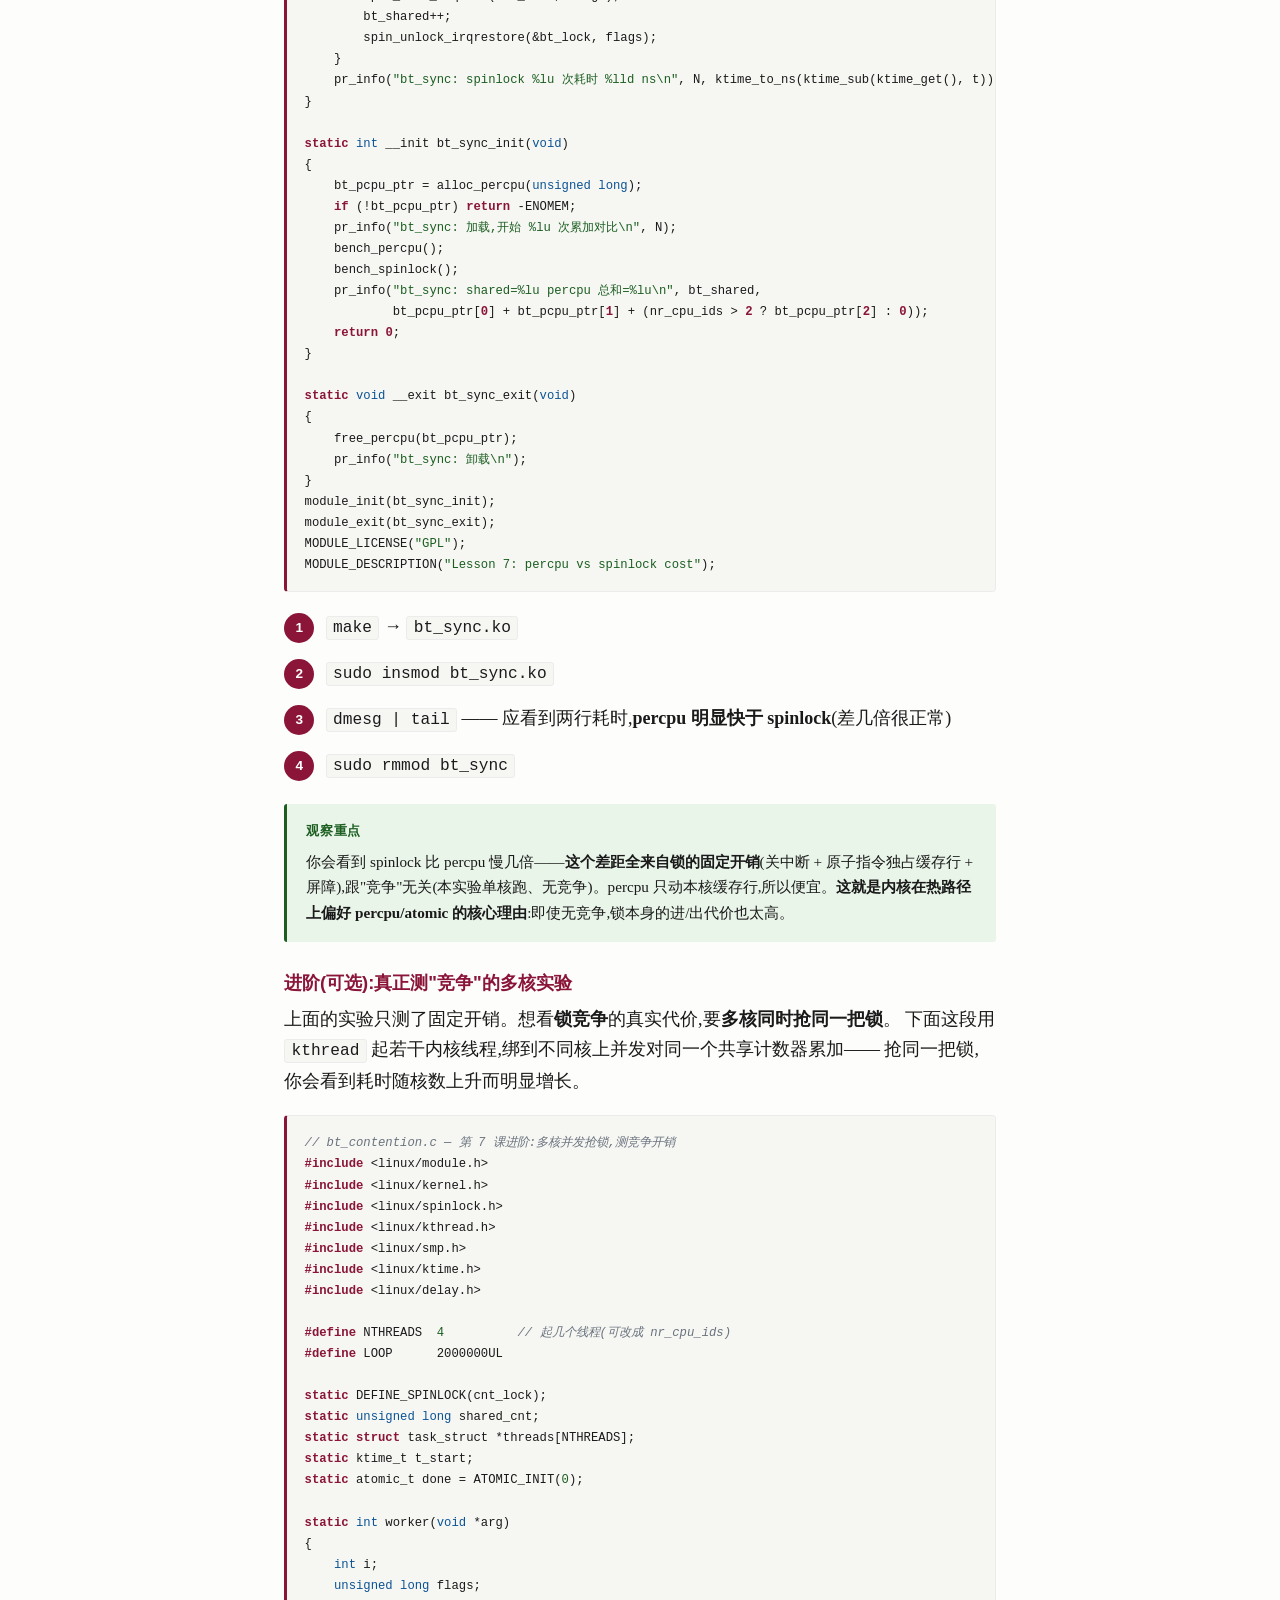
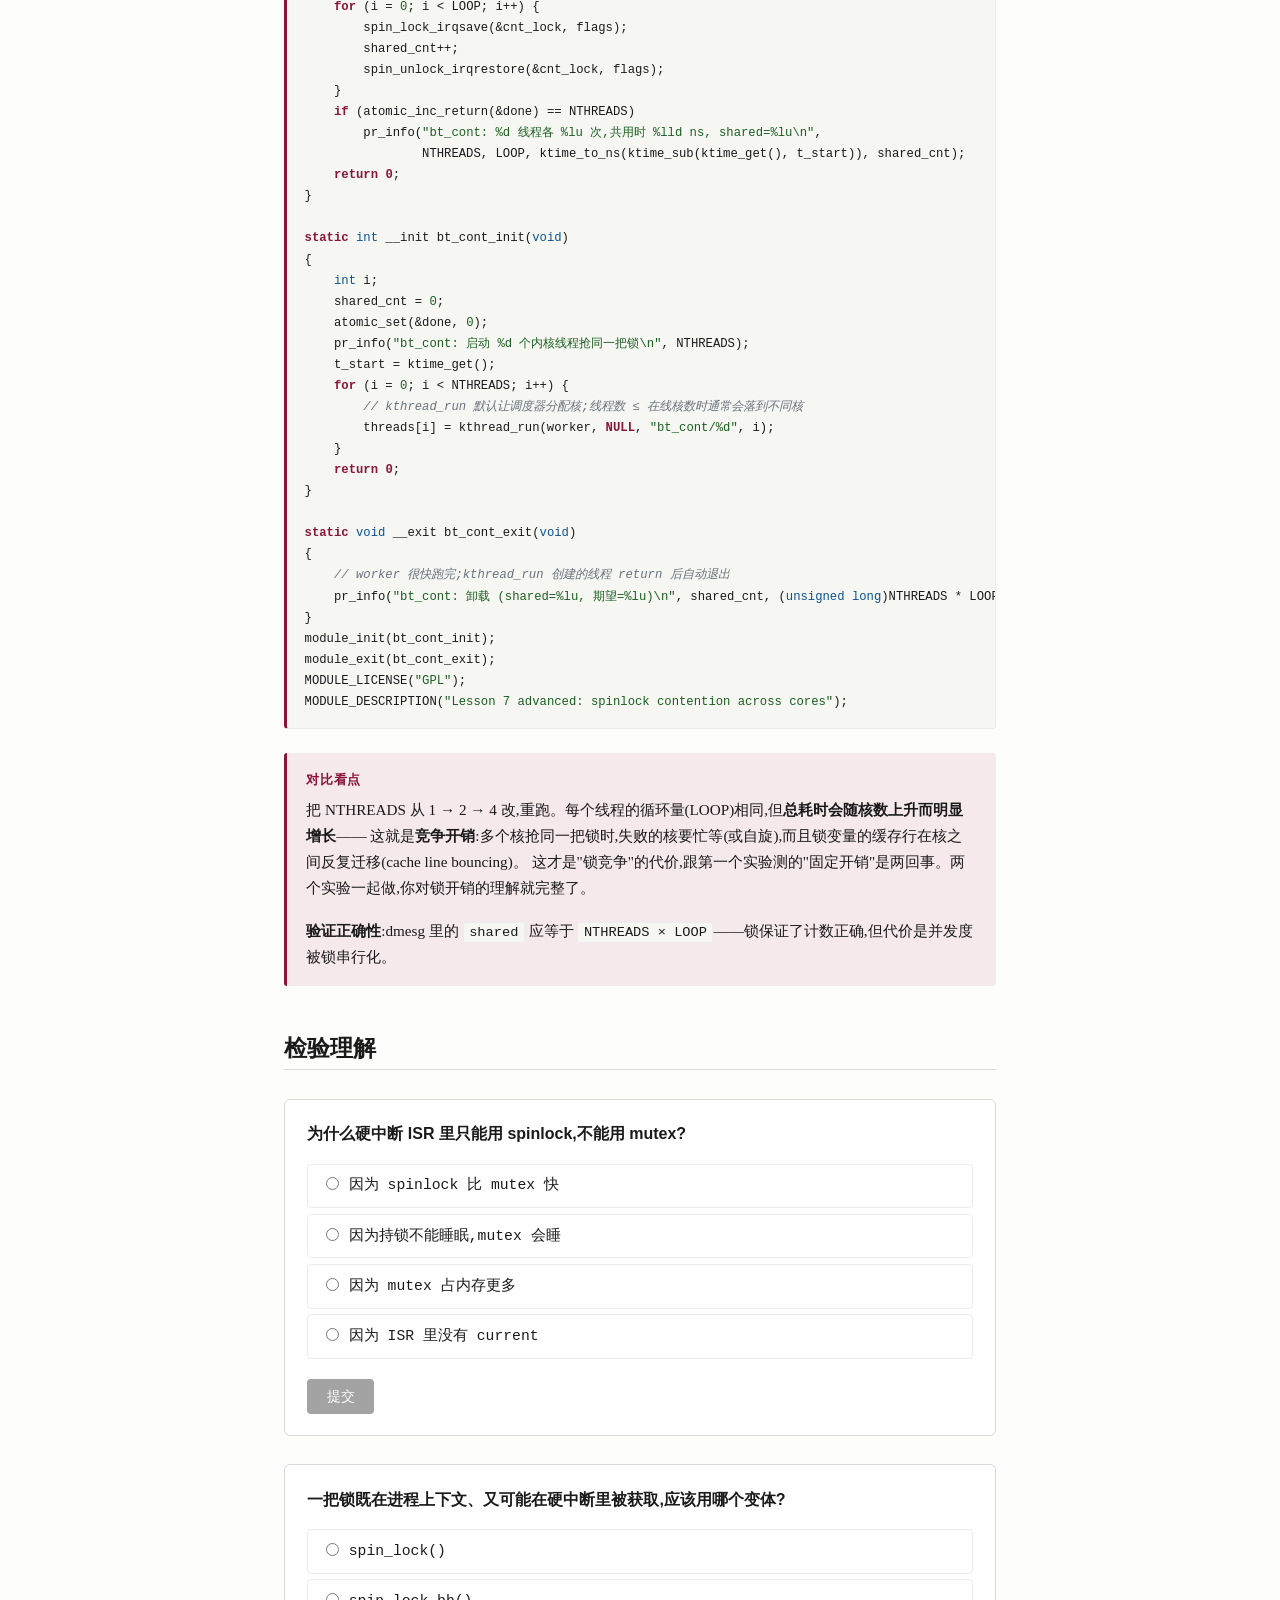
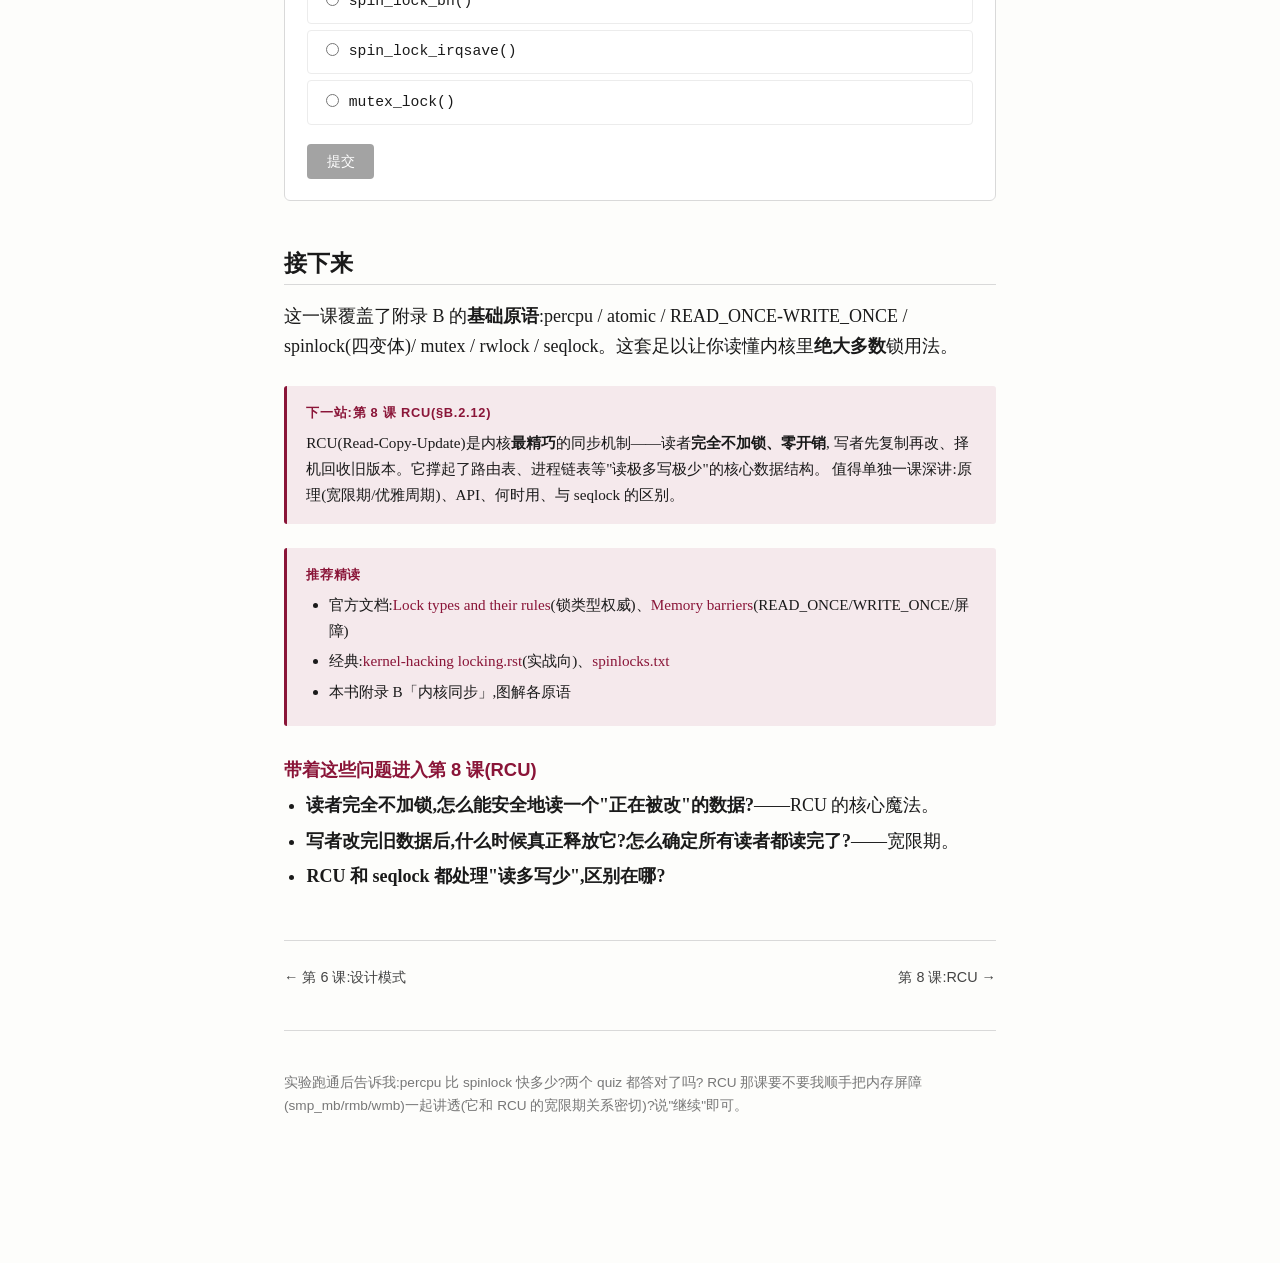
<file: lessons/0007-synchro-basics.html>
<!DOCTYPE html>
<html lang="zh-CN">
<head>
<meta charset="UTF-8">
<meta name="viewport" content="width=device-width, initial-scale=1.0">
<title>第 7 课 · 内核同步基础</title>
<link rel="stylesheet" href="../assets/style.css">
<script src="../assets/quiz.js" defer></script>
<script src="../assets/notes.js" defer></script>
<style>
  .racefig {
    font-family: var(--mono);
    font-size: .82rem;
    line-height: 1.5;
    background: var(--code-bg);
    border: 1px solid var(--rule-soft);
    border-left: 3px solid var(--accent);
    border-radius: 4px;
    padding: 1rem;
    overflow-x: auto;
    white-space: pre;
    margin: 1.3rem 0;
    color: var(--ink);
  }
  .racefig .dim { color: var(--ink-mute); }
  .racefig .hl  { color: var(--accent); font-weight: 600; }
  .racefig .ok  { color: var(--ok); font-weight: 600; }
  .racefig .err { color: var(--err); font-weight: 600; }
</style>
</head>
<body>
<div class="wrap">

  <p class="lesson-meta">
    <span class="chip">第 7 课</span>
    <span class="chip">附录 B · 内核同步</span>
    <span class="chip">覆盖 §B.1 竞争 / §B.2.1–§B.2.11 基础原语</span>
    <span class="chip">RCU(§B.2.12)见第 8 课</span>
    <span class="chip">Linux 6.6 (你的环境)</span>
    <a href="../reference/glossary.html">术语表</a>
  </p>

  <h1>内核同步基础:SMP 时代的竞争与锁</h1>

  <p>
    这是附录 B 内核同步的<strong>上半篇</strong>。附录 B 不是书的"正文章节",却是<strong>三大核心篇的必备前置</strong>——
    内存管理、进程调度、文件系统每一处都要用锁。这课讲清"为什么需要锁、有哪些锁、何时用哪个";
    下一课(第 8 课)单独深讲 RCU(§B.2.12),它是内核最精巧、最值得专门一课的同步机制。
  </p>

  <aside class="callout tip">
    <span class="callout-title">连接点</span>
    同步的根基是第 4 课的<strong>上下文铁律</strong>:"能不能睡眠看上下文"。这课整张选型表,本质上都在回答
    "我当前在什么上下文 → 我能用哪种锁"。你的 MCU 单核经验里锁很简单,内核的复杂全来自 SMP + 中断 + 抢占的组合。
  </aside>


  <h2 id="why-synchro">§B.1 为什么内核需要同步</h2>

  <p><strong>一句话</strong>:多个执行流(CPU 核、中断、线程)<strong>同时</strong>访问<strong>同一份</strong>共享数据,结果会错。</p>

  <p>你在 MCU 单核上很少操心这个——一次只有一个执行流。但内核跑在 SMP(多核)上,竞争来自三个维度叠加:</p>

  <table>
    <thead><tr><th>竞争来源</th><th>含义</th></tr></thead>
    <tbody>
      <tr><td>多 CPU 核</td><td>核 0 和核 1 真的同时读写同一变量</td></tr>
      <tr><td>中断</td><td>进程正在改数据时,中断打断进来也改它</td></tr>
      <tr><td>抢占</td><td>进程 A 改数据到一半被调度走,进程 B 接着改</td></tr>
    </tbody>
  </table>

  <p>看一个最典型的竞争——`count++` 不是原子的:</p>

  <div class="racefig">count++ 的竞争(读-改-写三步,中间能被打断)

  count = 0
  <span class="hl">CPU 核 0: 读 count (得 0)</span>     <span class="hl">CPU 核 1: 读 count (也得 0!)</span>
  <span class="hl">CPU 核 0: 加 1       (得 1)</span>     <span class="hl">CPU 核 1: 加 1       (也得 1)</span>
  <span class="hl">CPU 核 0: 写回 count (=1)</span>      <span class="hl">CPU 核 1: 写回 count (=1)</span>

  <span class="err">结果:两次 ++ 只涨了 1。这就是竞争(race condition)。</span>
  <span class="dim">解法:把"读-改-写"包成不可分割的原子操作,或加锁。</span></div>


  <h2 id="no-lock">先看免锁的招数(§B.2.1–§B.2.4)</h2>

  <p>加锁有开销,内核先尽量"不加锁"。四种常用免锁手段:</p>

  <h3>§B.2.1 每 CPU 变量(percpu)——各核各一份</h3>
  <pre><code><span class="com">// 给每个 CPU 核一份独立副本,写自己的不会竞争</span>
<span class="kw">static</span> DEFINE_PER_CPU(<span class="type">unsigned</span> <span class="type">long</span>, bt_counter);

<span class="com">// 当前核上加:无需锁!</span>
<span class="kw">this_cpu_inc</span>(bt_counter);

<span class="com">// 要总数时再加起来(此时才需考虑同步)</span>
<span class="type">unsigned</span> <span class="type">long</span> total = <span class="kw">0</span>;
<span class="kw">int</span> cpu;
<span class="kw">for_each_possible_cpu</span>(cpu)
    total += per_cpu(bt_counter, cpu);</code></pre>
  <p>适合<strong>高频计数器/统计</strong>。只要每个核只动自己的副本,就零竞争。</p>

  <h3>§B.2.2 volatile——内核不推荐你写它</h3>
  <p>本书会介绍 <code>volatile</code>,但<strong>内核明确不推荐</strong>用裸 <code>volatile</code> 做并发通信
  (编译器语义不够、易错)。现代替代是下面的 <code>READ_ONCE</code>/<code>WRITE_ONCE</code>。读老代码会遇到 <code>volatile</code>,要能看懂,但别新写。</p>

  <h3>§B.2.3 内存屏障(memory barrier)</h3>
  <p>编译器和 CPU 都会<strong>乱序</strong>读写(为了性能)。需要严格顺序时插屏障:
  <code>smp_mb()</code>(全屏障)、<code>smp_rmb()</code>(读屏障)、<code>smp_wmb()</code>(写屏障)。
  进阶话题,这课不展开,第 8 课讲 RCU 时会涉及。日常用 <code>READ_ONCE</code>/<code>WRITE_ONCE</code> 即可。</p>

  <h3>§B.2.4 原子变量(atomic_t)——单变量的原子读-改-写</h3>
  <pre><code><span class="kw">#include</span> &lt;linux/atomic.h&gt;
<span class="kw">atomic_t</span> bt_count = ATOMIC_INIT(<span class="kw">0</span>);

atomic_inc(&amp;bt_count);              <span class="com">// 原子 +1</span>
atomic_add(<span class="kw">5</span>, &amp;bt_count);          <span class="com">// 原子 +5</span>
<span class="kw">int</span> v = atomic_read(&amp;bt_count);    <span class="com">// 原子读</span>
<span class="kw">if</span> (atomic_inc_return(&amp;bt_count) == <span class="kw">1</span>) { ... }   <span class="com">// 原子 +1 并返回新值</span></code></pre>
  <p>单变量的 <code>++/--/add/read</code> 都有原子版,无需锁。比 percpu 重,但跨核。</p>

  <aside class="callout">
    <span class="callout-title">READ_ONCE / WRITE_ONCE(现代推荐)</span>
    <p>对<strong>单个变量</strong>的并发访问(只需"读/写本身不被编译器拆碎",不要求读-改-写原子),内核推荐用
    <code>READ_ONCE(x)</code> / <code>WRITE_ONCE(x, v)</code>——它们防编译器<strong>撕裂/融合/消除</strong>读写,
    相当于 C11 的 <code>memory_order_relaxed</code>。比裸读、裸写、<code>volatile</code> 都更明确。
    读写场景常这样配:<code>WRITE_ONCE(flag, 1)</code> 在一边,<code>while(!READ_ONCE(flag))</code> 在另一边。</p>
  </aside>


  <h2 id="locks">两把主力锁:spinlock 与 mutex</h2>

  <p>多变量、复合操作,免锁手段不够,就用锁。内核两把主力:</p>

  <div class="mcu-vs-kernel">
    <div class="col">
      <h4>spinlock(自旋锁)</h4>
      <p>抢不到就<strong>忙等</strong>(CPU 空转循环重试)。<strong>绝不睡眠</strong>。</p>
      <p>适用:<strong>短</strong>临界区;中断上下文也能用(因为它不睡)。</p>
      <p>代价:持锁期间本核会忙等;持锁时绝不能睡眠(否则死锁——其他核会死等)。</p>
    </div>
    <div class="col">
      <h4>mutex(互斥锁)</h4>
      <p>抢不到就<strong>睡眠让出 CPU</strong>,被唤醒后再来。</p>
      <p>适用:<strong>长</strong>临界区;仅<strong>进程上下文</strong>(因为它会睡)。</p>
      <p>代价:睡眠/唤醒有调度开销;中断上下文绝不能用。</p>
    </div>
  </div>

  <p><strong>选型核心又是第 4 课的上下文铁律</strong>:临界区里要睡眠(分配大内存、做 I/O)→ mutex;
  临界区不能睡(在中断、软中断里)→ spinlock。</p>

  <h3 id="spinlock-variants">§B.2.7 自旋锁的四个变体(关键)</h3>

  <p>spinlock 最让人晕的是它有四个变体,差别在<strong>持锁时还要不要关中断/软中断</strong>:</p>

  <table>
    <thead><tr>
      <th>变体</th><th>关中断?</th><th>关软中断?</th><th>保存状态?</th><th>何时用</th>
    </tr></thead>
    <tbody>
      <tr><td><code>spin_lock()</code></td><td>否</td><td>否</td><td>—</td><td>锁<strong>绝不会</strong>在中断上下文被获取</td></tr>
      <tr><td><code>spin_lock_bh()</code></td><td>否</td><td>✅</td><td>—</td><td>数据与<strong>软中断/tasklet</strong>共享(§B.2.5)</td></tr>
      <tr><td><code>spin_lock_irq()</code></td><td>✅</td><td>✅</td><td>否</td><td>确定进入前中断是<strong>开</strong>的</td></tr>
      <tr><td><code>spin_lock_irqsave()</code></td><td>✅</td><td>✅</td><td>✅</td><td><strong>最通用安全</strong>:锁可能在中断上下文被获取</td></tr>
    </tbody>
  </table>

  <p><strong>为什么有 <code>irqsave</code>?</strong> 想象你的锁可能在中断里被获取:进程持锁 → 中断来 →
  中断也想要这把锁 → 死锁(进程被中断打断、又没法释放锁)。解法是进程持锁时<strong>先关本核中断</strong>。
  <code>irqsave</code> 额外保存了之前的中断状态,以便 unlock 时<strong>恢复原状</strong>(可能进来时中断本来就是关的)。</p>

  <aside class="callout warn">
    <span class="callout-title">实战建议</span>
    <p>不确定时,优先 <code>spin_lock_irqsave(&amp;lock, flags)</code> / <code>spin_unlock_irqrestore(&amp;lock, flags)</code>——
    它最安全,覆盖了所有情况。性能敏感的热路径才精挑细选更轻的变体。</p>
  </aside>

  <h3>§B.2.10 信号量 / §B.2.11 mutex 的 API</h3>
  <pre><code><span class="com">// mutex(进程上下文、可睡眠)</span>
DEFINE_MUTEX(bt_mutex);
mutex_lock(&amp;bt_mutex);       <span class="com">// 获取,获取不到就睡眠</span>
<span class="com">/* 临界区:可睡眠、可做 I/O */</span>
mutex_unlock(&amp;bt_mutex);

<span class="com">// 信号量:可用作"计数信号量"(允许 N 个同时进)或互斥(=mutex 的底层)</span>
<span class="kw">struct</span> semaphore sem;
sema_init(&amp;sem, <span class="kw">1</span>);         <span class="com">// 初值 1 = 互斥</span>
down(&amp;sem);                 <span class="com">// 获取(可睡)</span>
up(&amp;sem);                   <span class="com">// 释放 */</span></code></pre>


  <h2 id="other-locks">§B.2.8–§B.2.9 其他锁:rwlock 与 seqlock</h2>

  <p>当<strong>读多写少</strong>,普通锁会让所有读者互相阻塞,有更优结构:</p>

  <table>
    <thead><tr><th>结构</th><th>读者</th><th>写者</th><th>典型场景</th></tr></thead>
    <tbody>
      <tr><td><strong>rwlock</strong>(读写锁 §B.2.8)</td><td>共享(多读并发)</td><td>独占</td><td>读多写少,但写仍需等所有读</td></tr>
      <tr><td><strong>seqlock</strong>(顺序锁 §B.2.9)</td><td><strong>无锁</strong>(读时记序号)</td><td>独占(写时序号++)</td><td>极少写、读者不要阻塞写(如时间戳、统计)</td></tr>
    </tbody>
  </table>

  <p>seqlock 的精巧:读者<strong>不加锁</strong>,只在读前后各读一次序号;若两次序号不同(说明中间有写)或序号为奇数(写进行中),就<strong>重读</strong>。写者完全不被读者阻塞。</p>

  <pre><code><span class="com">// seqlock 典型用法(读 x,写者可能正在改)</span>
<span class="kw">unsigned</span> <span class="type">int</span> seq;
<span class="type">u64</span> val;
<span class="kw">do</span> {
    seq = read_seqbegin(&amp;bt_seq);
    val = READ_ONCE(bt_val);     <span class="com">// 顺手用 READ_ONCE</span>
} <span class="kw">while</span> (read_seqretry(&amp;bt_seq, seq));   <span class="com">// 中途被写打扰就重来</span>

<span class="com">// 写者:</span>
write_seqlock(&amp;bt_seq);
bt_val = new_value;
write_sequnlock(&amp;bt_seq);</code></pre>


  <h2 id="select">一张表收尾:何时用什么</h2>

  <table>
    <thead><tr><th>场景</th><th>用</th><th>理由</th></tr></thead>
    <tbody>
      <tr><td>单变量 ++/--/add</td><td><code>atomic_t</code></td><td>免锁,跨核</td></tr>
      <tr><td>每核高频计数</td><td>percpu + <code>this_cpu_inc</code></td><td>零竞争</td></tr>
      <tr><td>单变量并发读写(不需读改写原子)</td><td><code>READ_ONCE</code>/<code>WRITE_ONCE</code></td><td>防编译器拆碎</td></tr>
      <tr><td>短临界区、可能在中断里</td><td><code>spin_lock_irqsave</code></td><td>不睡+关中断</td></tr>
      <tr><td>短临界区、确定不沾中断</td><td><code>spin_lock</code></td><td>最轻</td></tr>
      <tr><td>长临界区、要睡眠/做 I/O</td><td><code>mutex</code></td><td>可睡、仅进程上下文</td></tr>
      <tr><td>读多写少、要并发读</td><td>rwlock / seqlock</td><td>读者不互斥</td></tr>
      <tr><td>读极多写极少、读者别阻塞写</td><td>seqlock</td><td>读者无锁重试</td></tr>
      <tr><td>读极多写极少、指针替换为主</td><td><strong>RCU</strong>(第 8 课)</td><td>读者零开销</td></tr>
    </tbody>
  </table>

  <p><strong>心智模型</strong>:先问"共享数据长什么样"——单变量?多变量?读多还是写多?再问"我在什么上下文"——能不能睡?——选型就出来了。</p>


  <h2 id="lab">动手实验:percpu vs spinlock 的开销(WSL2 可跑)</h2>

  <p>
    目标:同一个计数器,分别用 percpu 和 spinlock 实现,各加 1000 万次,对比耗时。
    你会<strong>亲手量到锁的"固定开销"</strong>——这是"为什么内核要发明这么多免锁招数"的第一手证据。
  </p>

  <aside class="callout warn">
    <span class="callout-title">先想清楚:这个实验到底在测什么?</span>
    <p>
      注意,这个循环<strong>只在单个 CPU 核、单个执行流</strong>里跑——<strong>没有真正的锁竞争</strong>(没别的核在等这把锁)。
      那锁还有开销吗?<strong>有,而且不小。</strong>因为锁的开销 ≠ 只有"竞争等待":
    </p>
    <ul style="margin-bottom:0">
      <li><code>spin_lock_irqsave</code> 每次仍要 <strong>关中断</strong> + 一条<strong>带 <code>lock</code> 前缀的原子指令</strong>(抢锁,即使无竞争也要独占缓存行) + <strong>内存屏障</strong>;解锁再来一遍。</li>
      <li>percpu 的 <code>this_cpu_inc</code> 只动<strong>本核本地缓存行</strong>,几乎不跨核,无需关中断。</li>
    </ul>
    <p style="margin-bottom:0">所以本实验测的不是"竞争等待",而是<strong>"单次临界区进出的固定开销"</strong>——这恰恰是 percpu/atomic 在热路径上胜出的另一个理由(即使无竞争,锁本身也贵)。想看真正的"竞争开销",用下面的多核进阶实验。</p>
  </aside>

  <pre><code><span class="com">// bt_sync.c — 第 7 课实验:percpu vs spinlock 计数器开销</span>
<span class="kw">#include</span> &lt;linux/module.h&gt;
<span class="kw">#include</span> &lt;linux/kernel.h&gt;
<span class="kw">#include</span> &lt;linux/percpu.h&gt;
<span class="kw">#include</span> &lt;linux/spinlock.h&gt;
<span class="kw">#include</span> &lt;linux/ktime.h&gt;

<span class="kw">static</span> DEFINE_PER_CPU(<span class="type">unsigned</span> <span class="type">long</span>, bt_pcpu);
<span class="kw">static</span> <span class="type">unsigned</span> <span class="type">long</span> __percpu *bt_pcpu_ptr;
<span class="kw">static</span> DEFINE_SPINLOCK(bt_lock);
<span class="kw">static</span> <span class="type">unsigned</span> <span class="type">long</span> bt_shared;
<span class="kw">#define</span> N 10000000UL

<span class="kw">static</span> <span class="type">void</span> bench_percpu(<span class="type">void</span>)
{
    <span class="type">int</span> i; ktime_t t = ktime_get();
    <span class="kw">for</span> (i = <span class="kw">0</span>; i &lt; N; i++)
        <span class="kw">this_cpu_inc</span>(*bt_pcpu_ptr);
    pr_info(<span class="str">"bt_sync: percpu   %lu 次耗时 %lld ns\n"</span>, N, ktime_to_ns(ktime_sub(ktime_get(), t)));
}

<span class="kw">static</span> <span class="type">void</span> bench_spinlock(<span class="type">void</span>)
{
    <span class="type">int</span> i; <span class="type">unsigned</span> <span class="type">long</span> flags; ktime_t t = ktime_get();
    <span class="kw">for</span> (i = <span class="kw">0</span>; i &lt; N; i++) {
        spin_lock_irqsave(&amp;bt_lock, flags);
        bt_shared++;
        spin_unlock_irqrestore(&amp;bt_lock, flags);
    }
    pr_info(<span class="str">"bt_sync: spinlock %lu 次耗时 %lld ns\n"</span>, N, ktime_to_ns(ktime_sub(ktime_get(), t)));
}

<span class="kw">static</span> <span class="type">int</span> __init bt_sync_init(<span class="type">void</span>)
{
    bt_pcpu_ptr = alloc_percpu(<span class="type">unsigned</span> <span class="type">long</span>);
    <span class="kw">if</span> (!bt_pcpu_ptr) <span class="kw">return</span> -ENOMEM;
    pr_info(<span class="str">"bt_sync: 加载,开始 %lu 次累加对比\n"</span>, N);
    bench_percpu();
    bench_spinlock();
    pr_info(<span class="str">"bt_sync: shared=%lu percpu 总和=%lu\n"</span>, bt_shared,
            bt_pcpu_ptr[<span class="kw">0</span>] + bt_pcpu_ptr[<span class="kw">1</span>] + (nr_cpu_ids &gt; <span class="kw">2</span> ? bt_pcpu_ptr[<span class="kw">2</span>] : <span class="kw">0</span>));
    <span class="kw">return</span> <span class="kw">0</span>;
}

<span class="kw">static</span> <span class="type">void</span> __exit bt_sync_exit(<span class="type">void</span>)
{
    free_percpu(bt_pcpu_ptr);
    pr_info(<span class="str">"bt_sync: 卸载\n"</span>);
}
module_init(bt_sync_init);
module_exit(bt_sync_exit);
MODULE_LICENSE(<span class="str">"GPL"</span>);
MODULE_DESCRIPTION(<span class="str">"Lesson 7: percpu vs spinlock cost"</span>);</code></pre>

  <ol class="steps">
    <li><code>make</code> → <code>bt_sync.ko</code></li>
    <li><code>sudo insmod bt_sync.ko</code></li>
    <li><code>dmesg | tail</code> —— 应看到两行耗时,<strong>percpu 明显快于 spinlock</strong>(差几倍很正常)</li>
    <li><code>sudo rmmod bt_sync</code></li>
  </ol>

  <aside class="callout tip">
    <span class="callout-title">观察重点</span>
    <p>你会看到 spinlock 比 percpu 慢几倍——<strong>这个差距全来自锁的固定开销</strong>(关中断 + 原子指令独占缓存行 + 屏障),跟"竞争"无关(本实验单核跑、无竞争)。percpu 只动本核缓存行,所以便宜。<strong>这就是内核在热路径上偏好 percpu/atomic 的核心理由</strong>:即使无竞争,锁本身的进/出代价也太高。</p>
  </aside>

  <h3 id="lab-contention" style="margin-top:1.8rem;">进阶(可选):真正测"竞争"的多核实验</h3>

  <p>
    上面的实验只测了固定开销。想看<strong>锁竞争</strong>的真实代价,要<strong>多核同时抢同一把锁</strong>。
    下面这段用 <code>kthread</code> 起若干内核线程,绑到不同核上并发对同一个共享计数器累加——
    抢同一把锁,你会看到耗时随核数上升而明显增长。
  </p>

  <pre><code><span class="com">// bt_contention.c — 第 7 课进阶:多核并发抢锁,测竞争开销</span>
<span class="kw">#include</span> &lt;linux/module.h&gt;
<span class="kw">#include</span> &lt;linux/kernel.h&gt;
<span class="kw">#include</span> &lt;linux/spinlock.h&gt;
<span class="kw">#include</span> &lt;linux/kthread.h&gt;
<span class="kw">#include</span> &lt;linux/smp.h&gt;
<span class="kw">#include</span> &lt;linux/ktime.h&gt;
<span class="kw">#include</span> &lt;linux/delay.h&gt;

<span class="kw">#define</span> NTHREADS  <span class="str">4</span>          <span class="com">// 起几个线程(可改成 nr_cpu_ids)</span>
<span class="kw">#define</span> LOOP      2000000UL

<span class="kw">static</span> DEFINE_SPINLOCK(cnt_lock);
<span class="kw">static</span> <span class="type">unsigned</span> <span class="type">long</span> shared_cnt;
<span class="kw">static</span> <span class="kw">struct</span> task_struct *threads[NTHREADS];
<span class="kw">static</span> ktime_t t_start;
<span class="kw">static</span> atomic_t done = ATOMIC_INIT(<span class="str">0</span>);

<span class="kw">static</span> <span class="type">int</span> worker(<span class="type">void</span> *arg)
{
    <span class="type">int</span> i;
    <span class="type">unsigned</span> <span class="type">long</span> flags;
    <span class="kw">for</span> (i = <span class="str">0</span>; i &lt; LOOP; i++) {
        spin_lock_irqsave(&amp;cnt_lock, flags);
        shared_cnt++;
        spin_unlock_irqrestore(&amp;cnt_lock, flags);
    }
    <span class="kw">if</span> (atomic_inc_return(&amp;done) == NTHREADS)
        pr_info(<span class="str">"bt_cont: %d 线程各 %lu 次,共用时 %lld ns, shared=%lu\n"</span>,
                NTHREADS, LOOP, ktime_to_ns(ktime_sub(ktime_get(), t_start)), shared_cnt);
    <span class="kw">return</span> <span class="kw">0</span>;
}

<span class="kw">static</span> <span class="type">int</span> __init bt_cont_init(<span class="type">void</span>)
{
    <span class="type">int</span> i;
    shared_cnt = <span class="str">0</span>;
    atomic_set(&amp;done, <span class="str">0</span>);
    pr_info(<span class="str">"bt_cont: 启动 %d 个内核线程抢同一把锁\n"</span>, NTHREADS);
    t_start = ktime_get();
    <span class="kw">for</span> (i = <span class="str">0</span>; i &lt; NTHREADS; i++) {
        <span class="com">// kthread_run 默认让调度器分配核;线程数 ≤ 在线核数时通常会落到不同核</span>
        threads[i] = kthread_run(worker, <span class="kw">NULL</span>, <span class="str">"bt_cont/%d"</span>, i);
    }
    <span class="kw">return</span> <span class="kw">0</span>;
}

<span class="kw">static</span> <span class="type">void</span> __exit bt_cont_exit(<span class="type">void</span>)
{
    <span class="com">// worker 很快跑完;kthread_run 创建的线程 return 后自动退出</span>
    pr_info(<span class="str">"bt_cont: 卸载 (shared=%lu, 期望=%lu)\n"</span>, shared_cnt, (<span class="type">unsigned</span> <span class="type">long</span>)NTHREADS * LOOP);
}
module_init(bt_cont_init);
module_exit(bt_cont_exit);
MODULE_LICENSE(<span class="str">"GPL"</span>);
MODULE_DESCRIPTION(<span class="str">"Lesson 7 advanced: spinlock contention across cores"</span>);</code></pre>

  <aside class="callout">
    <span class="callout-title">对比看点</span>
    <p>把 NTHREADS 从 1 → 2 → 4 改,重跑。每个线程的循环量(LOOP)相同,但<strong>总耗时会随核数上升而明显增长</strong>——
    这就是<strong>竞争开销</strong>:多个核抢同一把锁时,失败的核要忙等(或自旋),而且锁变量的缓存行在核之间反复迁移(cache line bouncing)。
    这才是"锁竞争"的代价,跟第一个实验测的"固定开销"是两回事。两个实验一起做,你对锁开销的理解就完整了。</p>
    <p style="margin-bottom:0"><strong>验证正确性</strong>:dmesg 里的 <code>shared</code> 应等于 <code>NTHREADS × LOOP</code>——锁保证了计数正确,但代价是并发度被锁串行化。</p>
  </aside>



  <h2 id="check">检验理解</h2>

  <div class="quiz" data-correct="b" data-explain="spinlock 的根本约束是持锁期间绝不能睡眠:若睡,本核不再运行(无法释放锁),而在另一核上等这把锁的代码会死循环等下去——死锁。中断上下文不能睡眠(第 4 课),所以只能用不睡的 spinlock。mutex 会睡眠,中断里用必然死锁。'快'只是结果不是原因。">
    <p class="quiz-q">为什么硬中断 ISR 里只能用 spinlock,不能用 mutex?</p>
    <label class="quiz-opt"><input type="radio" name="q1" value="a">因为 spinlock 比 mutex 快</label>
    <label class="quiz-opt"><input type="radio" name="q1" value="b">因为持锁不能睡眠,mutex 会睡</label>
    <label class="quiz-opt"><input type="radio" name="q1" value="c">因为 mutex 占内存更多</label>
    <label class="quiz-opt"><input type="radio" name="q1" value="d">因为 ISR 里没有 current</label>
    <button class="quiz-check" type="button">提交</button>
  </div>

  <div class="quiz" data-correct="c" data-explain="如果一把锁可能在进程上下文和中断上下文都被获取,进程持锁时必须先关本核中断,否则:进程持锁→中断打断→中断也要这把锁→死锁(进程被中断打断没法释放,中断死等)。spin_lock_irqsave 正是为此:关中断+保存原状态。spin_lock() 不关中断会死锁;spin_lock_bh 只关软中断不够;mutex 不能用在中断上下文。">
    <p class="quiz-q">一把锁既在进程上下文、又可能在硬中断里被获取,应该用哪个变体?</p>
    <label class="quiz-opt"><input type="radio" name="q2" value="a">spin_lock()</label>
    <label class="quiz-opt"><input type="radio" name="q2" value="b">spin_lock_bh()</label>
    <label class="quiz-opt"><input type="radio" name="q2" value="c">spin_lock_irqsave()</label>
    <label class="quiz-opt"><input type="radio" name="q2" value="d">mutex_lock()</label>
    <button class="quiz-check" type="button">提交</button>
  </div>


  <h2 id="next">接下来</h2>

  <p>
    这一课覆盖了附录 B 的<strong>基础原语</strong>:percpu / atomic / READ_ONCE-WRITE_ONCE /
    spinlock(四变体)/ mutex / rwlock / seqlock。这套足以让你读懂内核里<strong>绝大多数</strong>锁用法。
  </p>

  <aside class="callout">
    <span class="callout-title">下一站:第 8 课 RCU(§B.2.12)</span>
    <p>RCU(Read-Copy-Update)是内核<strong>最精巧</strong>的同步机制——读者<strong>完全不加锁、零开销</strong>,
    写者先复制再改、择机回收旧版本。它撑起了路由表、进程链表等"读极多写极少"的核心数据结构。
    值得单独一课深讲:原理(宽限期/优雅周期)、API、何时用、与 seqlock 的区别。</p>
  </aside>

  <aside class="callout">
    <span class="callout-title">推荐精读</span>
    <ul style="margin-bottom:0">
      <li>官方文档:<a href="https://docs.kernel.org/locking/locktypes.html" target="_blank" rel="noopener">Lock types and their rules</a>(锁类型权威)、<a href="https://docs.kernel.org/core-api/wrappers/memory-barriers.html" target="_blank" rel="noopener">Memory barriers</a>(READ_ONCE/WRITE_ONCE/屏障)</li>
      <li>经典:<a href="https://www.kernel.org/doc/Documentation/kernel-hacking/locking.rst" target="_blank" rel="noopener">kernel-hacking locking.rst</a>(实战向)、<a href="https://www.kernel.org/doc/Documentation/locking/spinlocks.txt" target="_blank" rel="noopener">spinlocks.txt</a></li>
      <li>本书附录 B「内核同步」,图解各原语</li>
    </ul>
  </aside>

  <h3>带着这些问题进入第 8 课(RCU)</h3>
  <ul>
    <li><strong>读者完全不加锁,怎么能安全地读一个"正在被改"的数据?</strong>——RCU 的核心魔法。</li>
    <li><strong>写者改完旧数据后,什么时候真正释放它?怎么确定所有读者都读完了?</strong>——宽限期。</li>
    <li><strong>RCU 和 seqlock 都处理"读多写少",区别在哪?</strong></li>
  </ul>

  <p class="lesson-nav">
    <a href="0006-design-patterns.html">← 第 6 课:设计模式</a>
    <a href="0008-rcu.html">第 8 课:RCU →</a>
  </p>

  <hr>
  <p style="font-family:var(--sans);font-size:.85rem;color:var(--ink-mute);">
    实验跑通后告诉我:percpu 比 spinlock 快多少?两个 quiz 都答对了吗?
    RCU 那课要不要我顺手把内存屏障(smp_mb/rmb/wmb)一起讲透(它和 RCU 的宽限期关系密切)?说"继续"即可。
  </p>

</div>
</body>
</html>
</file>
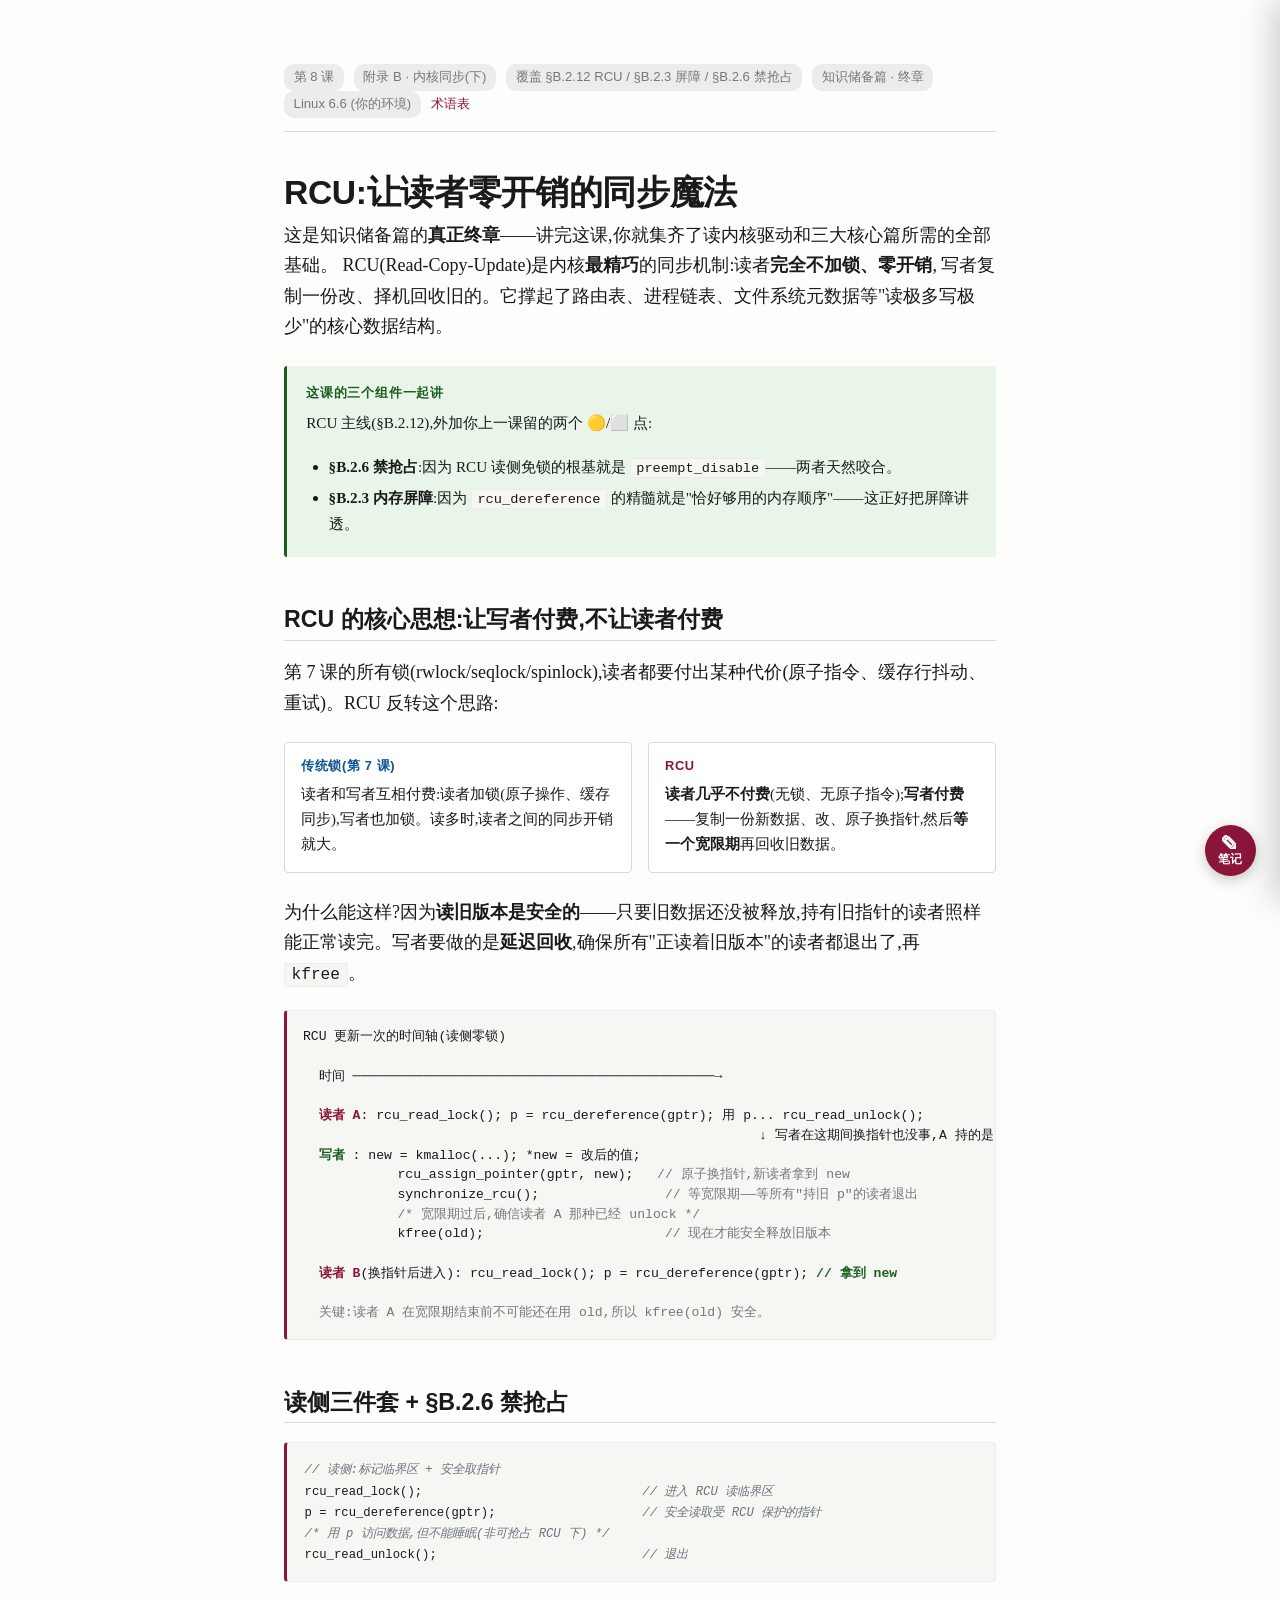
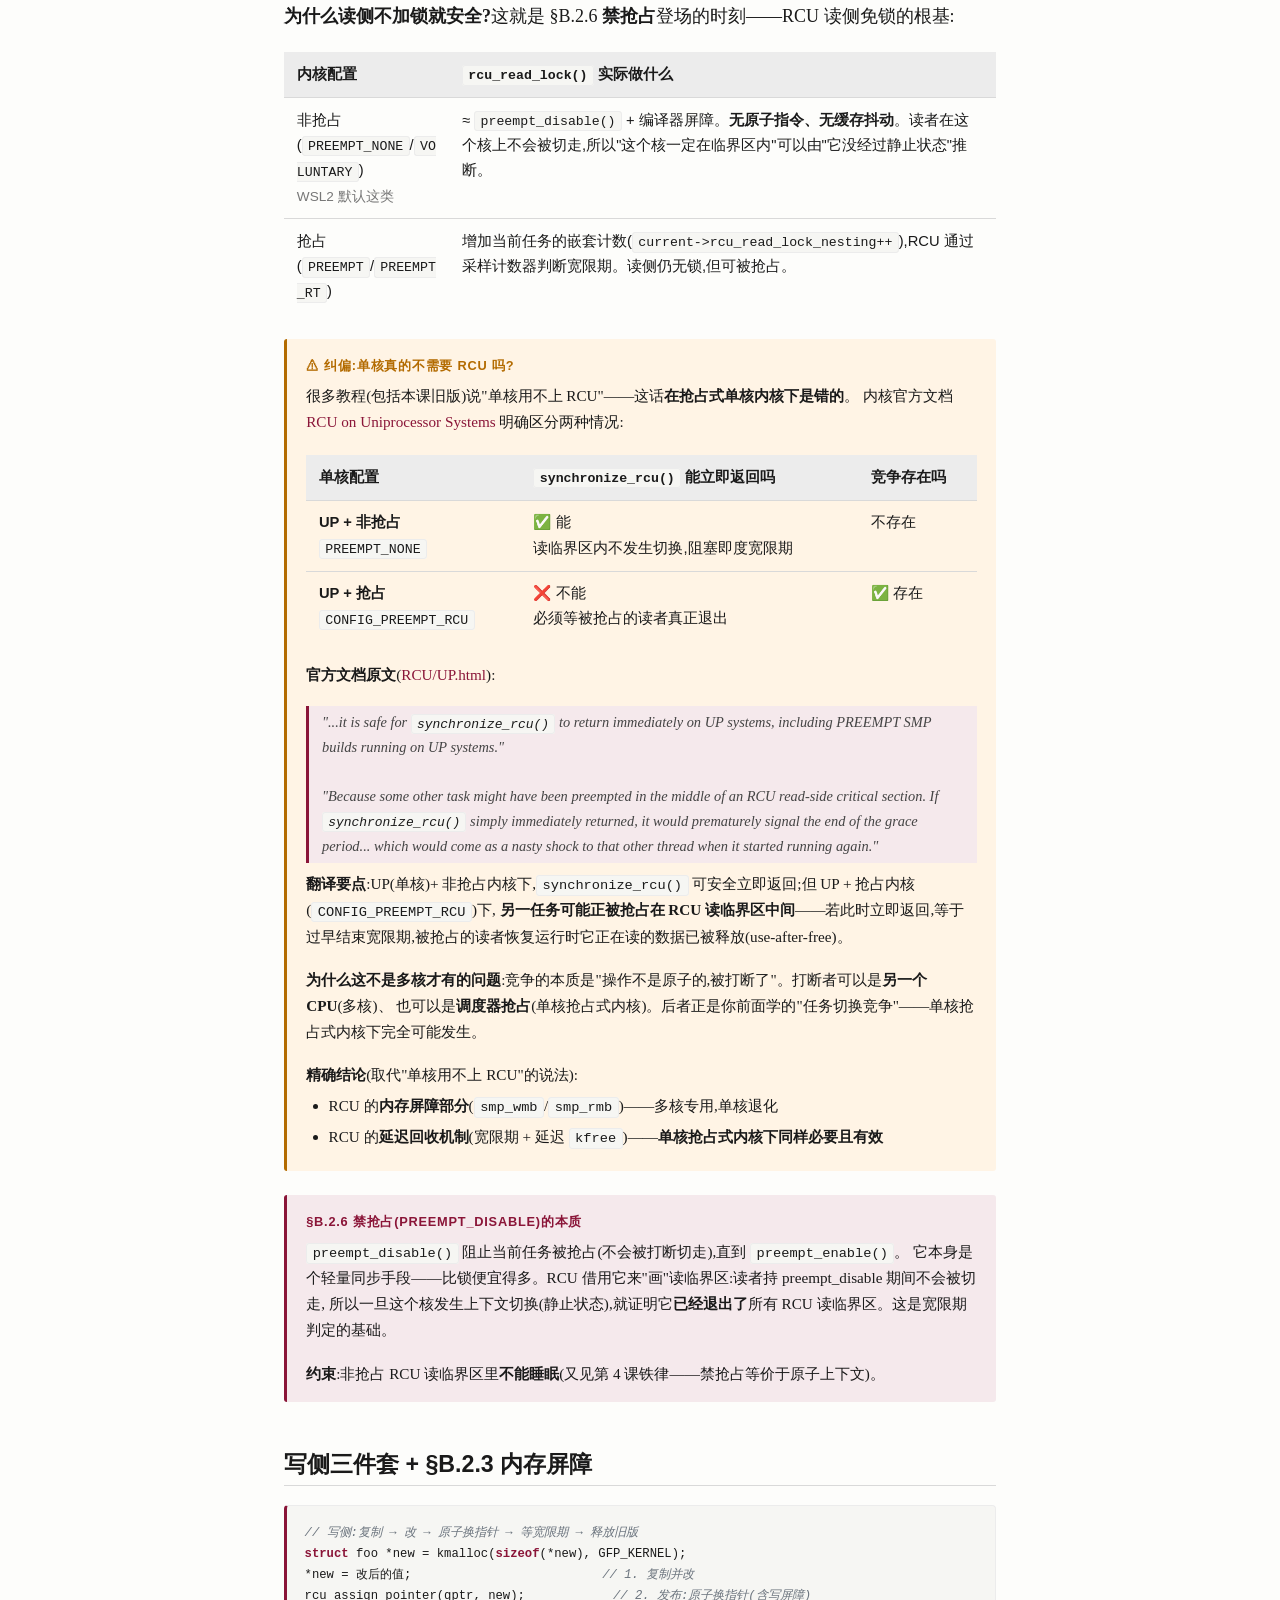
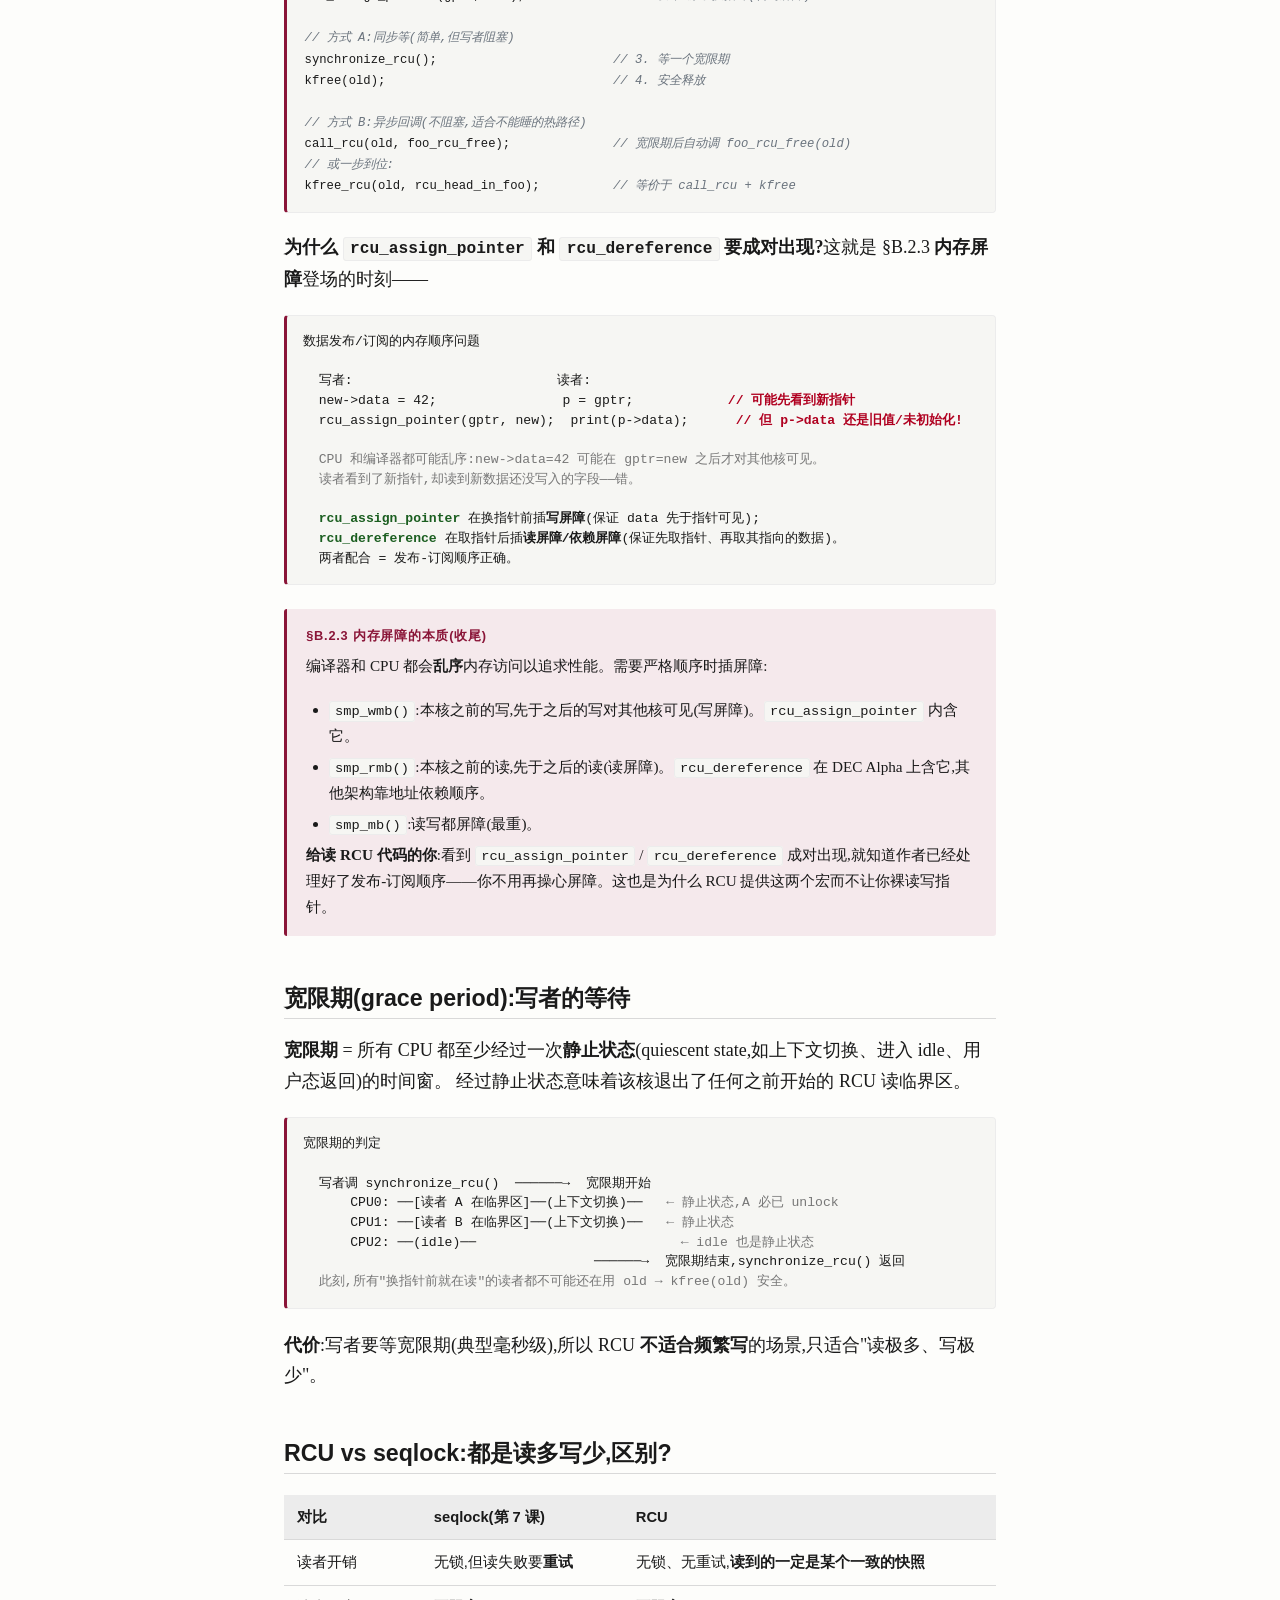
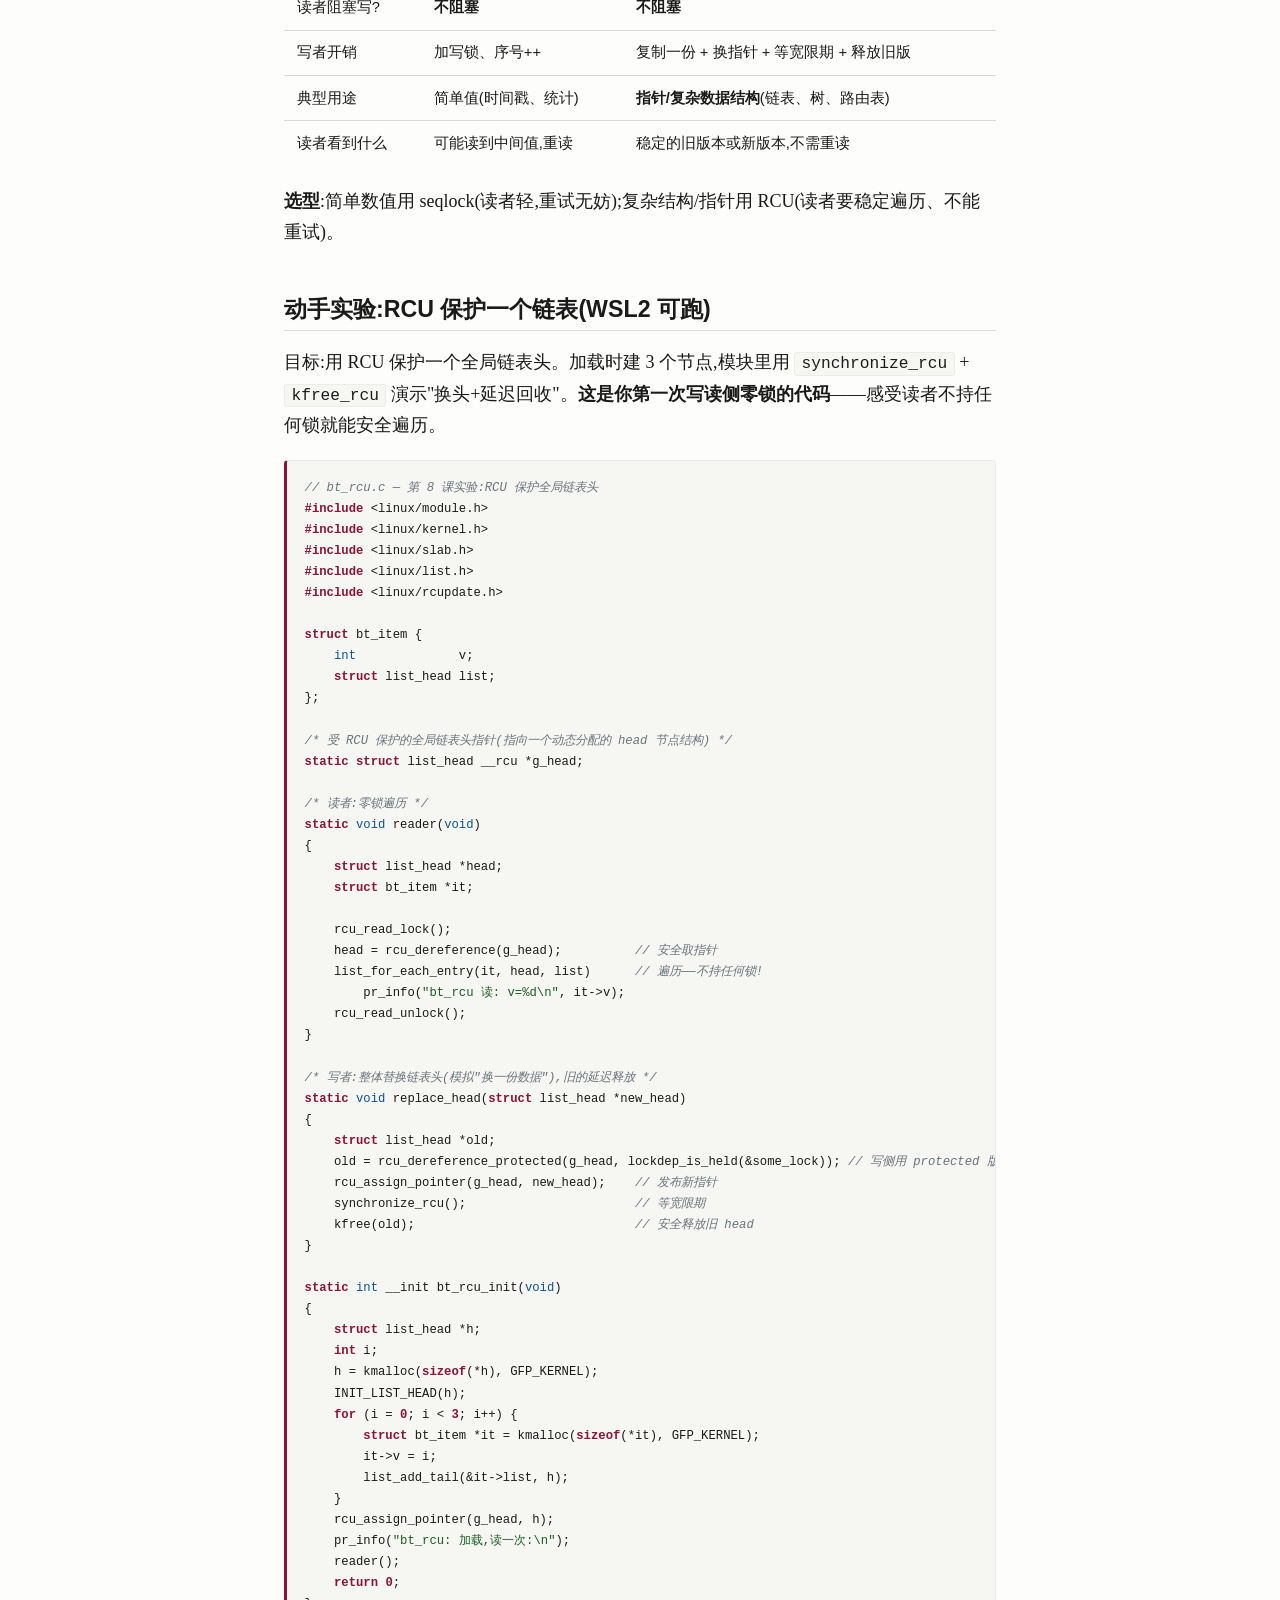
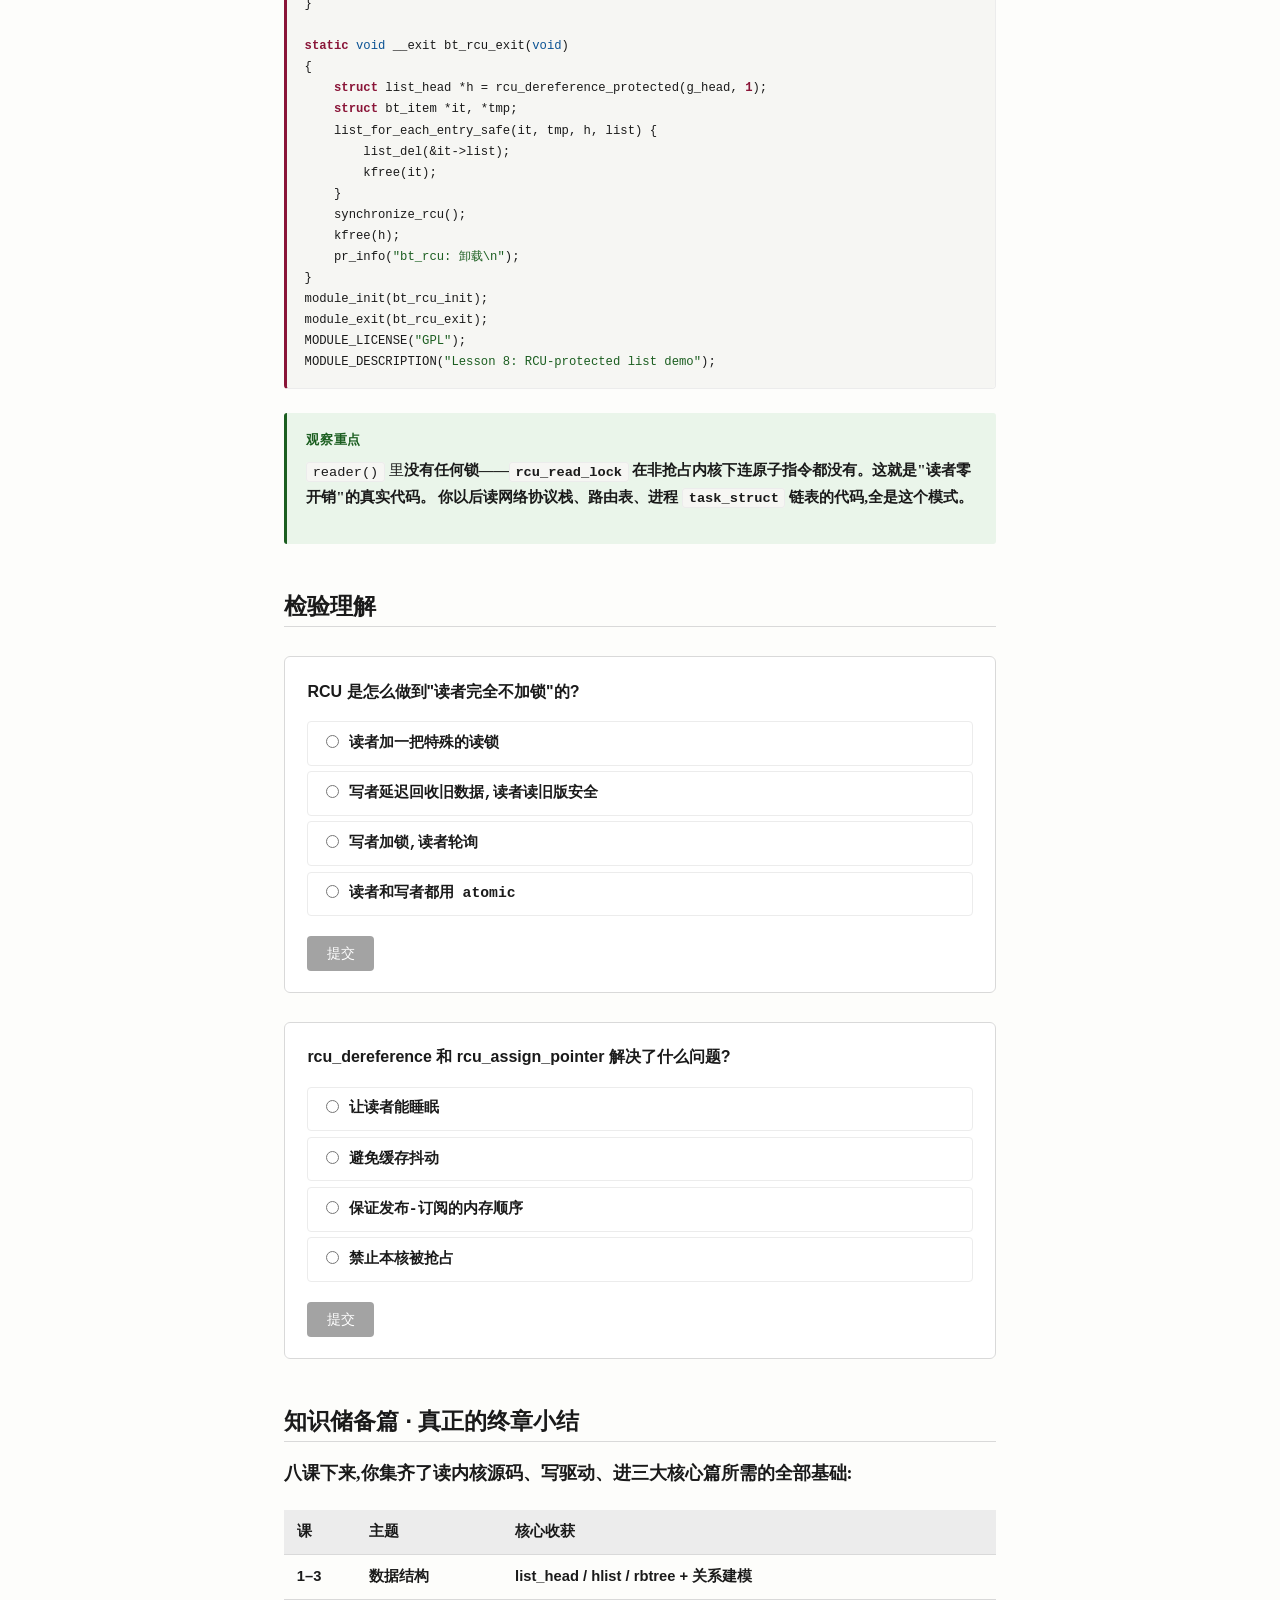
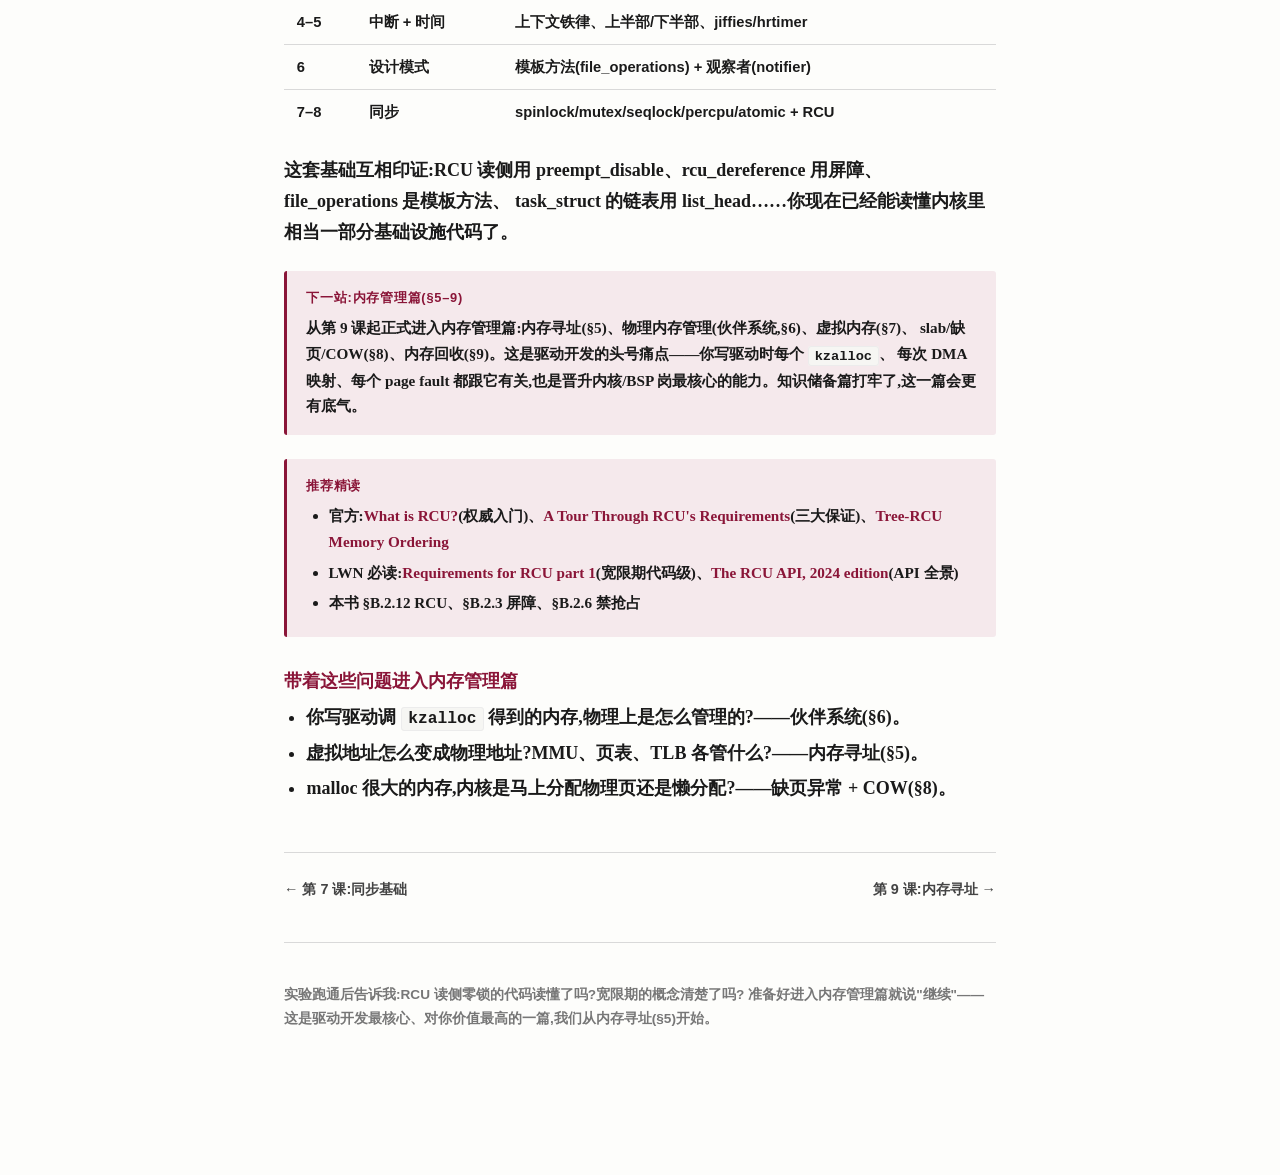
<file: lessons/0008-rcu.html>
<!DOCTYPE html>
<html lang="zh-CN">
<head>
<meta charset="UTF-8">
<meta name="viewport" content="width=device-width, initial-scale=1.0">
<title>第 8 课 · RCU 与读侧免锁</title>
<link rel="stylesheet" href="../assets/style.css">
<script src="../assets/quiz.js" defer></script>
<script src="../assets/notes.js" defer></script>
<style>
  .rcufig {
    font-family: var(--mono);
    font-size: .82rem;
    line-height: 1.5;
    background: var(--code-bg);
    border: 1px solid var(--rule-soft);
    border-left: 3px solid var(--accent);
    border-radius: 4px;
    padding: 1rem;
    overflow-x: auto;
    white-space: pre;
    margin: 1.3rem 0;
    color: var(--ink);
  }
  .rcufig .dim { color: var(--ink-mute); }
  .rcufig .hl  { color: var(--accent); font-weight: 600; }
  .rcufig .ok  { color: var(--ok); font-weight: 600; }
  .rcufig .err { color: var(--err); font-weight: 600; }
</style>
</head>
<body>
<div class="wrap">

  <p class="lesson-meta">
    <span class="chip">第 8 课</span>
    <span class="chip">附录 B · 内核同步(下)</span>
    <span class="chip">覆盖 §B.2.12 RCU / §B.2.3 屏障 / §B.2.6 禁抢占</span>
    <span class="chip">知识储备篇 · 终章</span>
    <span class="chip">Linux 6.6 (你的环境)</span>
    <a href="../reference/glossary.html">术语表</a>
  </p>

  <h1>RCU:让读者零开销的同步魔法</h1>

  <p>
    这是知识储备篇的<strong>真正终章</strong>——讲完这课,你就集齐了读内核驱动和三大核心篇所需的全部基础。
    RCU(Read-Copy-Update)是内核<strong>最精巧</strong>的同步机制:读者<strong>完全不加锁、零开销</strong>,
    写者复制一份改、择机回收旧的。它撑起了路由表、进程链表、文件系统元数据等"读极多写极少"的核心数据结构。
  </p>

  <aside class="callout tip">
    <span class="callout-title">这课的三个组件一起讲</span>
    <p>RCU 主线(§B.2.12),外加你上一课留的两个 🟡/⬜ 点:</p>
    <ul style="margin-bottom:0">
      <li><strong>§B.2.6 禁抢占</strong>:因为 RCU 读侧免锁的根基就是 <code>preempt_disable</code>——两者天然咬合。</li>
      <li><strong>§B.2.3 内存屏障</strong>:因为 <code>rcu_dereference</code> 的精髓就是"恰好够用的内存顺序"——这正好把屏障讲透。</li>
    </ul>
  </aside>


  <h2 id="idea">RCU 的核心思想:让写者付费,不让读者付费</h2>

  <p>第 7 课的所有锁(rwlock/seqlock/spinlock),读者都要付出某种代价(原子指令、缓存行抖动、重试)。RCU 反转这个思路:</p>

  <div class="mcu-vs-kernel">
    <div class="col">
      <h4>传统锁(第 7 课)</h4>
      <p>读者和写者互相付费:读者加锁(原子操作、缓存同步),写者也加锁。读多时,读者之间的同步开销就大。</p>
    </div>
    <div class="col">
      <h4>RCU</h4>
      <p><strong>读者几乎不付费</strong>(无锁、无原子指令);<strong>写者付费</strong>——复制一份新数据、改、原子换指针,然后<strong>等一个宽限期</strong>再回收旧数据。</p>
    </div>
  </div>

  <p>为什么能这样?因为<strong>读旧版本是安全的</strong>——只要旧数据还没被释放,持有旧指针的读者照样能正常读完。写者要做的是<strong>延迟回收</strong>,确保所有"正读着旧版本"的读者都退出了,再 <code>kfree</code>。</p>

  <div class="rcufig">RCU 更新一次的时间轴(读侧零锁)

  时间 ──────────────────────────────────────────────→

  <span class="hl">读者 A</span>: rcu_read_lock(); p = rcu_dereference(gptr); 用 p... rcu_read_unlock();
                                                          ↓ 写者在这期间换指针也没事,A 持的是旧 p,旧 p 还活着
  <span class="ok">写者</span> : new = kmalloc(...); *new = 改后的值;
            rcu_assign_pointer(gptr, new);   <span class="dim">// 原子换指针,新读者拿到 new</span>
            synchronize_rcu();                <span class="dim">// 等宽限期——等所有"持旧 p"的读者退出</span>
            <span class="dim">/* 宽限期过后,确信读者 A 那种已经 unlock */</span>
            kfree(old);                       <span class="dim">// 现在才能安全释放旧版本</span>

  <span class="hl">读者 B</span>(换指针后进入): rcu_read_lock(); p = rcu_dereference(gptr); <span class="ok">// 拿到 new</span>

  <span class="dim">关键:读者 A 在宽限期结束前不可能还在用 old,所以 kfree(old) 安全。</span></div>


  <h2 id="reader-side">读侧三件套 + §B.2.6 禁抢占</h2>

  <pre><code><span class="com">// 读侧:标记临界区 + 安全取指针</span>
rcu_read_lock();                              <span class="com">// 进入 RCU 读临界区</span>
p = rcu_dereference(gptr);                    <span class="com">// 安全读取受 RCU 保护的指针</span>
<span class="com">/* 用 p 访问数据,但不能睡眠(非可抢占 RCU 下) */</span>
rcu_read_unlock();                            <span class="com">// 退出</span></code></pre>

  <p><strong>为什么读侧不加锁就安全?</strong>这就是 §B.2.6 <strong>禁抢占</strong>登场的时刻——RCU 读侧免锁的根基:</p>

  <table>
    <thead><tr><th>内核配置</th><th><code>rcu_read_lock()</code> 实际做什么</th></tr></thead>
    <tbody>
      <tr>
        <td>非抢占(<code>PREEMPT_NONE</code>/<code>VOLUNTARY</code>)<br><small>WSL2 默认这类</small></td>
        <td>≈ <code>preempt_disable()</code> + 编译器屏障。<strong>无原子指令、无缓存抖动</strong>。读者在这个核上不会被切走,所以"这个核一定在临界区内"可以由"它没经过静止状态"推断。</td>
      </tr>
      <tr>
        <td>抢占(<code>PREEMPT</code>/<code>PREEMPT_RT</code>)</td>
        <td>增加当前任务的嵌套计数(<code>current-&gt;rcu_read_lock_nesting++</code>),RCU 通过采样计数器判断宽限期。读侧仍无锁,但可被抢占。</td>
      </tr>
    </tbody>
  </table>

  <aside class="callout warn">
    <span class="callout-title">⚠ 纠偏:单核真的不需要 RCU 吗?</span>
    <p>
      很多教程(包括本课旧版)说"单核用不上 RCU"——这话<strong>在抢占式单核内核下是错的</strong>。
      内核官方文档 <a href="https://docs.kernel.org/RCU/UP.html" target="_blank" rel="noopener">RCU on Uniprocessor Systems</a> 明确区分两种情况:
    </p>
    <table>
      <thead><tr><th>单核配置</th><th><code>synchronize_rcu()</code> 能立即返回吗</th><th>竞争存在吗</th></tr></thead>
      <tbody>
        <tr>
          <td><strong>UP + 非抢占</strong><br><code>PREEMPT_NONE</code></td>
          <td><span class="ok">✅ 能</span><br>读临界区内不发生切换,阻塞即度宽限期</td>
          <td><span class="ok">不存在</span></td>
        </tr>
        <tr>
          <td><strong>UP + 抢占</strong><br><code>CONFIG_PREEMPT_RCU</code></td>
          <td><span class="err">❌ 不能</span><br>必须等被抢占的读者真正退出</td>
          <td><span class="err">✅ 存在</span></td>
        </tr>
      </tbody>
    </table>
    <p><strong>官方文档原文</strong>(<a href="https://docs.kernel.org/RCU/UP.html" target="_blank" rel="noopener">RCU/UP.html</a>):</p>
    <blockquote style="border-left:3px solid var(--accent);margin:.5rem 0;padding:.3rem .8rem;background:var(--accent-soft);font-size:.9rem">
      "...it is safe for <code>synchronize_rcu()</code> to return immediately on UP systems, including PREEMPT SMP builds running on UP systems."<br><br>
      "Because some other task might have been preempted in the middle of an RCU read-side critical section. If <code>synchronize_rcu()</code> simply immediately returned, it would prematurely signal the end of the grace period... which would come as a nasty shock to that other thread when it started running again."
    </blockquote>
    <p><strong>翻译要点</strong>:UP(单核)+ 非抢占内核下,<code>synchronize_rcu()</code> 可安全立即返回;但 UP + 抢占内核(<code>CONFIG_PREEMPT_RCU</code>)下,
    <strong>另一任务可能正被抢占在 RCU 读临界区中间</strong>——若此时立即返回,等于过早结束宽限期,被抢占的读者恢复运行时它正在读的数据已被释放(use-after-free)。</p>
    <p><strong>为什么这不是多核才有的问题</strong>:竞争的本质是"操作不是原子的,被打断了"。打断者可以是<strong>另一个 CPU</strong>(多核)、
    也可以是<strong>调度器抢占</strong>(单核抢占式内核)。后者正是你前面学的"任务切换竞争"——单核抢占式内核下完全可能发生。</p>
    <p style="margin-bottom:0"><strong>精确结论</strong>(取代"单核用不上 RCU"的说法):</p>
    <ul style="margin-bottom:0">
      <li>RCU 的<strong>内存屏障部分</strong>(<code>smp_wmb</code>/<code>smp_rmb</code>)——多核专用,单核退化</li>
      <li>RCU 的<strong>延迟回收机制</strong>(宽限期 + 延迟 <code>kfree</code>)——<strong>单核抢占式内核下同样必要且有效</strong></li>
    </ul>
  </aside>

  <aside class="callout">
    <span class="callout-title">§B.2.6 禁抢占(preempt_disable)的本质</span>
    <p><code>preempt_disable()</code> 阻止当前任务被抢占(不会被打断切走),直到 <code>preempt_enable()</code>。
    它本身是个轻量同步手段——比锁便宜得多。RCU 借用它来"画"读临界区:读者持 preempt_disable 期间不会被切走,
    所以一旦这个核发生上下文切换(静止状态),就证明它<strong>已经退出了</strong>所有 RCU 读临界区。这是宽限期判定的基础。</p>
    <p><strong>约束</strong>:非抢占 RCU 读临界区里<strong>不能睡眠</strong>(又见第 4 课铁律——禁抢占等价于原子上下文)。</p>
  </aside>


  <h2 id="writer-side">写侧三件套 + §B.2.3 内存屏障</h2>

  <pre><code><span class="com">// 写侧:复制 → 改 → 原子换指针 → 等宽限期 → 释放旧版</span>
<span class="kw">struct</span> foo *new = kmalloc(<span class="kw">sizeof</span>(*new), GFP_KERNEL);
*new = 改后的值;                          <span class="com">// 1. 复制并改</span>
rcu_assign_pointer(gptr, new);            <span class="com">// 2. 发布:原子换指针(含写屏障)</span>

<span class="com">// 方式 A:同步等(简单,但写者阻塞)</span>
synchronize_rcu();                        <span class="com">// 3. 等一个宽限期</span>
kfree(old);                               <span class="com">// 4. 安全释放</span>

<span class="com">// 方式 B:异步回调(不阻塞,适合不能睡的热路径)</span>
call_rcu(old, foo_rcu_free);              <span class="com">// 宽限期后自动调 foo_rcu_free(old)</span>
<span class="com">// 或一步到位:</span>
kfree_rcu(old, rcu_head_in_foo);          <span class="com">// 等价于 call_rcu + kfree</span></code></pre>

  <p><strong>为什么 <code>rcu_assign_pointer</code> 和 <code>rcu_dereference</code> 要成对出现?</strong>这就是 §B.2.3 <strong>内存屏障</strong>登场的时刻——</p>

  <div class="rcufig">数据发布/订阅的内存顺序问题

  写者:                          读者:
  new-&gt;data = 42;                p = gptr;            <span class="err">// 可能先看到新指针</span>
  rcu_assign_pointer(gptr, new);  print(p-&gt;data);      <span class="err">// 但 p-&gt;data 还是旧值/未初始化!</span>

  <span class="dim">CPU 和编译器都可能乱序:new-&gt;data=42 可能在 gptr=new 之后才对其他核可见。</span>
  <span class="dim">读者看到了新指针,却读到新数据还没写入的字段——错。</span>

  <span class="ok">rcu_assign_pointer</span> 在换指针前插<strong>写屏障</strong>(保证 data 先于指针可见);
  <span class="ok">rcu_dereference</span> 在取指针后插<strong>读屏障/依赖屏障</strong>(保证先取指针、再取其指向的数据)。
  两者配合 = 发布-订阅顺序正确。</div>

  <aside class="callout">
    <span class="callout-title">§B.2.3 内存屏障的本质(收尾)</span>
    <p>编译器和 CPU 都会<strong>乱序</strong>内存访问以追求性能。需要严格顺序时插屏障:</p>
    <ul style="margin-bottom:0">
      <li><code>smp_wmb()</code>:本核之前的写,先于之后的写对其他核可见(写屏障)。<code>rcu_assign_pointer</code> 内含它。</li>
      <li><code>smp_rmb()</code>:本核之前的读,先于之后的读(读屏障)。<code>rcu_dereference</code> 在 DEC Alpha 上含它,其他架构靠地址依赖顺序。</li>
      <li><code>smp_mb()</code>:读写都屏障(最重)。</li>
    </ul>
    <p><strong>给读 RCU 代码的你</strong>:看到 <code>rcu_assign_pointer</code> / <code>rcu_dereference</code> 成对出现,就知道作者已经处理好了发布-订阅顺序——你不用再操心屏障。这也是为什么 RCU 提供这两个宏而不让你裸读写指针。</p>
  </aside>


  <h2 id="grace-period">宽限期(grace period):写者的等待</h2>

  <p><strong>宽限期</strong> = 所有 CPU 都至少经过一次<strong>静止状态</strong>(quiescent state,如上下文切换、进入 idle、用户态返回)的时间窗。
  经过静止状态意味着该核退出了任何之前开始的 RCU 读临界区。</p>

  <div class="rcufig">宽限期的判定

  写者调 synchronize_rcu()  ──────→  宽限期开始
      CPU0: ──[读者 A 在临界区]──(上下文切换)──   <span class="dim">← 静止状态,A 必已 unlock</span>
      CPU1: ──[读者 B 在临界区]──(上下文切换)──   <span class="dim">← 静止状态</span>
      CPU2: ──(idle)──                          <span class="dim">← idle 也是静止状态</span>
                                     ──────→  宽限期结束,synchronize_rcu() 返回
  <span class="dim">此刻,所有"换指针前就在读"的读者都不可能还在用 old → kfree(old) 安全。</span></div>

  <p><strong>代价</strong>:写者要等宽限期(典型毫秒级),所以 RCU <strong>不适合频繁写</strong>的场景,只适合"读极多、写极少"。</p>


  <h2 id="vs-seqlock">RCU vs seqlock:都是读多写少,区别?</h2>

  <table>
    <thead><tr><th>对比</th><th>seqlock(第 7 课)</th><th>RCU</th></tr></thead>
    <tbody>
      <tr><td>读者开销</td><td>无锁,但读失败要<strong>重试</strong></td><td>无锁、无重试,<strong>读到的一定是某个一致的快照</strong></td></tr>
      <tr><td>读者阻塞写?</td><td><strong>不阻塞</strong></td><td><strong>不阻塞</strong></td></tr>
      <tr><td>写者开销</td><td>加写锁、序号++</td><td>复制一份 + 换指针 + 等宽限期 + 释放旧版</td></tr>
      <tr><td>典型用途</td><td>简单值(时间戳、统计)</td><td><strong>指针/复杂数据结构</strong>(链表、树、路由表)</td></tr>
      <tr><td>读者看到什么</td><td>可能读到中间值,重读</td><td>稳定的旧版本或新版本,不需重读</td></tr>
    </tbody>
  </table>

  <p><strong>选型</strong>:简单数值用 seqlock(读者轻,重试无妨);复杂结构/指针用 RCU(读者要稳定遍历、不能重试)。</p>


  <h2 id="lab">动手实验:RCU 保护一个链表(WSL2 可跑)</h2>

  <p>
    目标:用 RCU 保护一个全局链表头。加载时建 3 个节点,模块里用 <code>synchronize_rcu</code> + <code>kfree_rcu</code>
    演示"换头+延迟回收"。<strong>这是你第一次写读侧零锁的代码</strong>——感受读者不持任何锁就能安全遍历。
  </p>

  <pre><code><span class="com">// bt_rcu.c — 第 8 课实验:RCU 保护全局链表头</span>
<span class="kw">#include</span> &lt;linux/module.h&gt;
<span class="kw">#include</span> &lt;linux/kernel.h&gt;
<span class="kw">#include</span> &lt;linux/slab.h&gt;
<span class="kw">#include</span> &lt;linux/list.h&gt;
<span class="kw">#include</span> &lt;linux/rcupdate.h&gt;

<span class="kw">struct</span> bt_item {
    <span class="type">int</span>              v;
    <span class="kw">struct</span> list_head list;
};

<span class="com">/* 受 RCU 保护的全局链表头指针(指向一个动态分配的 head 节点结构) */</span>
<span class="kw">static</span> <span class="kw">struct</span> list_head __rcu *g_head;

<span class="com">/* 读者:零锁遍历 */</span>
<span class="kw">static</span> <span class="type">void</span> reader(<span class="type">void</span>)
{
    <span class="kw">struct</span> list_head *head;
    <span class="kw">struct</span> bt_item *it;

    rcu_read_lock();
    head = rcu_dereference(g_head);          <span class="com">// 安全取指针</span>
    list_for_each_entry(it, head, list)      <span class="com">// 遍历——不持任何锁!</span>
        pr_info(<span class="str">"bt_rcu 读: v=%d\n"</span>, it-&gt;v);
    rcu_read_unlock();
}

<span class="com">/* 写者:整体替换链表头(模拟"换一份数据"),旧的延迟释放 */</span>
<span class="kw">static</span> <span class="type">void</span> replace_head(<span class="kw">struct</span> list_head *new_head)
{
    <span class="kw">struct</span> list_head *old;
    old = rcu_dereference_protected(g_head, lockdep_is_held(&amp;some_lock)); <span class="com">// 写侧用 protected 版</span>
    rcu_assign_pointer(g_head, new_head);    <span class="com">// 发布新指针</span>
    synchronize_rcu();                       <span class="com">// 等宽限期</span>
    kfree(old);                              <span class="com">// 安全释放旧 head</span>
}

<span class="kw">static</span> <span class="type">int</span> __init bt_rcu_init(<span class="type">void</span>)
{
    <span class="kw">struct</span> list_head *h;
    <span class="kw">int</span> i;
    h = kmalloc(<span class="kw">sizeof</span>(*h), GFP_KERNEL);
    INIT_LIST_HEAD(h);
    <span class="kw">for</span> (i = <span class="kw">0</span>; i &lt; <span class="kw">3</span>; i++) {
        <span class="kw">struct</span> bt_item *it = kmalloc(<span class="kw">sizeof</span>(*it), GFP_KERNEL);
        it-&gt;v = i;
        list_add_tail(&amp;it-&gt;list, h);
    }
    rcu_assign_pointer(g_head, h);
    pr_info(<span class="str">"bt_rcu: 加载,读一次:\n"</span>);
    reader();
    <span class="kw">return</span> <span class="kw">0</span>;
}

<span class="kw">static</span> <span class="type">void</span> __exit bt_rcu_exit(<span class="type">void</span>)
{
    <span class="kw">struct</span> list_head *h = rcu_dereference_protected(g_head, <span class="kw">1</span>);
    <span class="kw">struct</span> bt_item *it, *tmp;
    list_for_each_entry_safe(it, tmp, h, list) {
        list_del(&amp;it-&gt;list);
        kfree(it);
    }
    synchronize_rcu();
    kfree(h);
    pr_info(<span class="str">"bt_rcu: 卸载\n"</span>);
}
module_init(bt_rcu_init);
module_exit(bt_rcu_exit);
MODULE_LICENSE(<span class="str">"GPL"</span>);
MODULE_DESCRIPTION(<span class="str">"Lesson 8: RCU-protected list demo"</span>);</code></pre>

  <aside class="callout tip">
    <span class="callout-title">观察重点</span>
    <p><code>reader()</code> 里<strong>没有任何锁</code>——<code>rcu_read_lock</code> 在非抢占内核下连原子指令都没有。这就是"读者零开销"的真实代码。
    你以后读网络协议栈、路由表、进程 <code>task_struct</code> 链表的代码,全是这个模式。</p>
  </aside>


  <h2 id="check">检验理解</h2>

  <div class="quiz" data-correct="b" data-explain="RCU 的精髓是让写者付费:写者复制一份新数据、原子换指针、然后等一个宽限期(synchronize_rcu),确保所有'正读旧版本'的读者都退出后再 kfree 旧数据。读者持旧指针读旧数据是安全的——只要旧数据还没被释放。读侧因此可以不加任何锁(非抢占内核下 rcu_read_lock≈preempt_disable,无原子指令)。'读者加读锁''写者抢锁''轮询'都不对。">
    <p class="quiz-q">RCU 是怎么做到"读者完全不加锁"的?</p>
    <label class="quiz-opt"><input type="radio" name="q1" value="a">读者加一把特殊的读锁</label>
    <label class="quiz-opt"><input type="radio" name="q1" value="b">写者延迟回收旧数据,读者读旧版安全</label>
    <label class="quiz-opt"><input type="radio" name="q1" value="c">写者加锁,读者轮询</label>
    <label class="quiz-opt"><input type="radio" name="q1" value="d">读者和写者都用 atomic</label>
    <button class="quiz-check" type="button">提交</button>
  </div>

  <div class="quiz" data-correct="c" data-explain="rcu_dereference 与 rcu_assign_pointer 成对处理发布-订阅的内存顺序:assign 在换指针前插写屏障(保证新数据先于指针对其他核可见),dereference 在取指针后保证先取指针再取其指向的数据(Alpha 上需硬件屏障,其他架构靠地址依赖)。这解决了 CPU/编译器乱序导致的'看到新指针却读到未初始化数据'。与抢占、缓存无关——抢占是读侧免锁的基础(rcu_read_lock≈preempt_disable),不是 dereference 的作用。">
    <p class="quiz-q">rcu_dereference 和 rcu_assign_pointer 解决了什么问题?</p>
    <label class="quiz-opt"><input type="radio" name="q2" value="a">让读者能睡眠</label>
    <label class="quiz-opt"><input type="radio" name="q2" value="b">避免缓存抖动</label>
    <label class="quiz-opt"><input type="radio" name="q2" value="c">保证发布-订阅的内存顺序</label>
    <label class="quiz-opt"><input type="radio" name="q2" value="d">禁止本核被抢占</label>
    <button class="quiz-check" type="button">提交</button>
  </div>


  <h2 id="chapter-end">知识储备篇 · 真正的终章小结</h2>

  <p>八课下来,你集齐了读内核源码、写驱动、进三大核心篇所需的<strong>全部基础</strong>:</p>

  <table>
    <thead><tr><th>课</th><th>主题</th><th>核心收获</th></tr></thead>
    <tbody>
      <tr><td>1–3</td><td>数据结构</td><td>list_head / hlist / rbtree + 关系建模</td></tr>
      <tr><td>4–5</td><td>中断 + 时间</td><td>上下文铁律、上半部/下半部、jiffies/hrtimer</td></tr>
      <tr><td>6</td><td>设计模式</td><td>模板方法(file_operations) + 观察者(notifier)</td></tr>
      <tr><td>7–8</td><td>同步</td><td>spinlock/mutex/seqlock/percpu/atomic + RCU</td></tr>
    </tbody>
  </table>

  <p>这套基础<strong>互相印证</strong>:RCU 读侧用 preempt_disable、rcu_dereference 用屏障、file_operations 是模板方法、
  task_struct 的链表用 list_head……你现在已经能读懂内核里相当一部分基础设施代码了。</p>

  <aside class="callout">
    <span class="callout-title">下一站:内存管理篇(§5–9)</span>
    <p>从第 9 课起正式进入<strong>内存管理篇</strong>:内存寻址(§5)、物理内存管理(伙伴系统,§6)、虚拟内存(§7)、
    slab/缺页/COW(§8)、内存回收(§9)。这是<strong>驱动开发的头号痛点</strong>——你写驱动时每个 <code>kzalloc</code>、
    每次 DMA 映射、每个 page fault 都跟它有关,也是晋升内核/BSP 岗最核心的能力。知识储备篇打牢了,这一篇会更有底气。</p>
  </aside>

  <aside class="callout">
    <span class="callout-title">推荐精读</span>
    <ul style="margin-bottom:0">
      <li>官方:<a href="https://docs.kernel.org/RCU/whatisRCU.html" target="_blank" rel="noopener">What is RCU?</a>(权威入门)、<a href="https://docs.kernel.org/RCU/Design/Requirements/Requirements.html" target="_blank" rel="noopener">A Tour Through RCU's Requirements</a>(三大保证)、<a href="https://docs.kernel.org/RCU/Design/Memory-Ordering/Tree-RCU-Memory-Ordering.html" target="_blank" rel="noopener">Tree-RCU Memory Ordering</a></li>
      <li>LWN 必读:<a href="https://lwn.net/Articles/652156/" target="_blank" rel="noopener">Requirements for RCU part 1</a>(宽限期代码级)、<a href="https://lwn.net/Articles/988638/" target="_blank" rel="noopener">The RCU API, 2024 edition</a>(API 全景)</li>
      <li>本书 §B.2.12 RCU、§B.2.3 屏障、§B.2.6 禁抢占</li>
    </ul>
  </aside>

  <h3>带着这些问题进入内存管理篇</h3>
  <ul>
    <li><strong>你写驱动调 <code>kzalloc</code> 得到的内存,物理上是怎么管理的?</strong>——伙伴系统(§6)。</li>
    <li><strong>虚拟地址怎么变成物理地址?MMU、页表、TLB 各管什么?</strong>——内存寻址(§5)。</li>
    <li><strong>malloc 很大的内存,内核是马上分配物理页还是懒分配?</strong>——缺页异常 + COW(§8)。</li>
  </ul>

  <p class="lesson-nav">
    <a href="0007-synchro-basics.html">← 第 7 课:同步基础</a>
    <a href="0009-memory-addressing.html">第 9 课:内存寻址 →</a>
  </p>

  <hr>
  <p style="font-family:var(--sans);font-size:.85rem;color:var(--ink-mute);">
    实验跑通后告诉我:RCU 读侧零锁的代码读懂了吗?宽限期的概念清楚了吗?
    准备好进入<strong>内存管理篇</strong>就说"继续"——这是驱动开发最核心、对你价值最高的一篇,我们从内存寻址(§5)开始。
  </p>

</div>
</body>
</html>
</file>
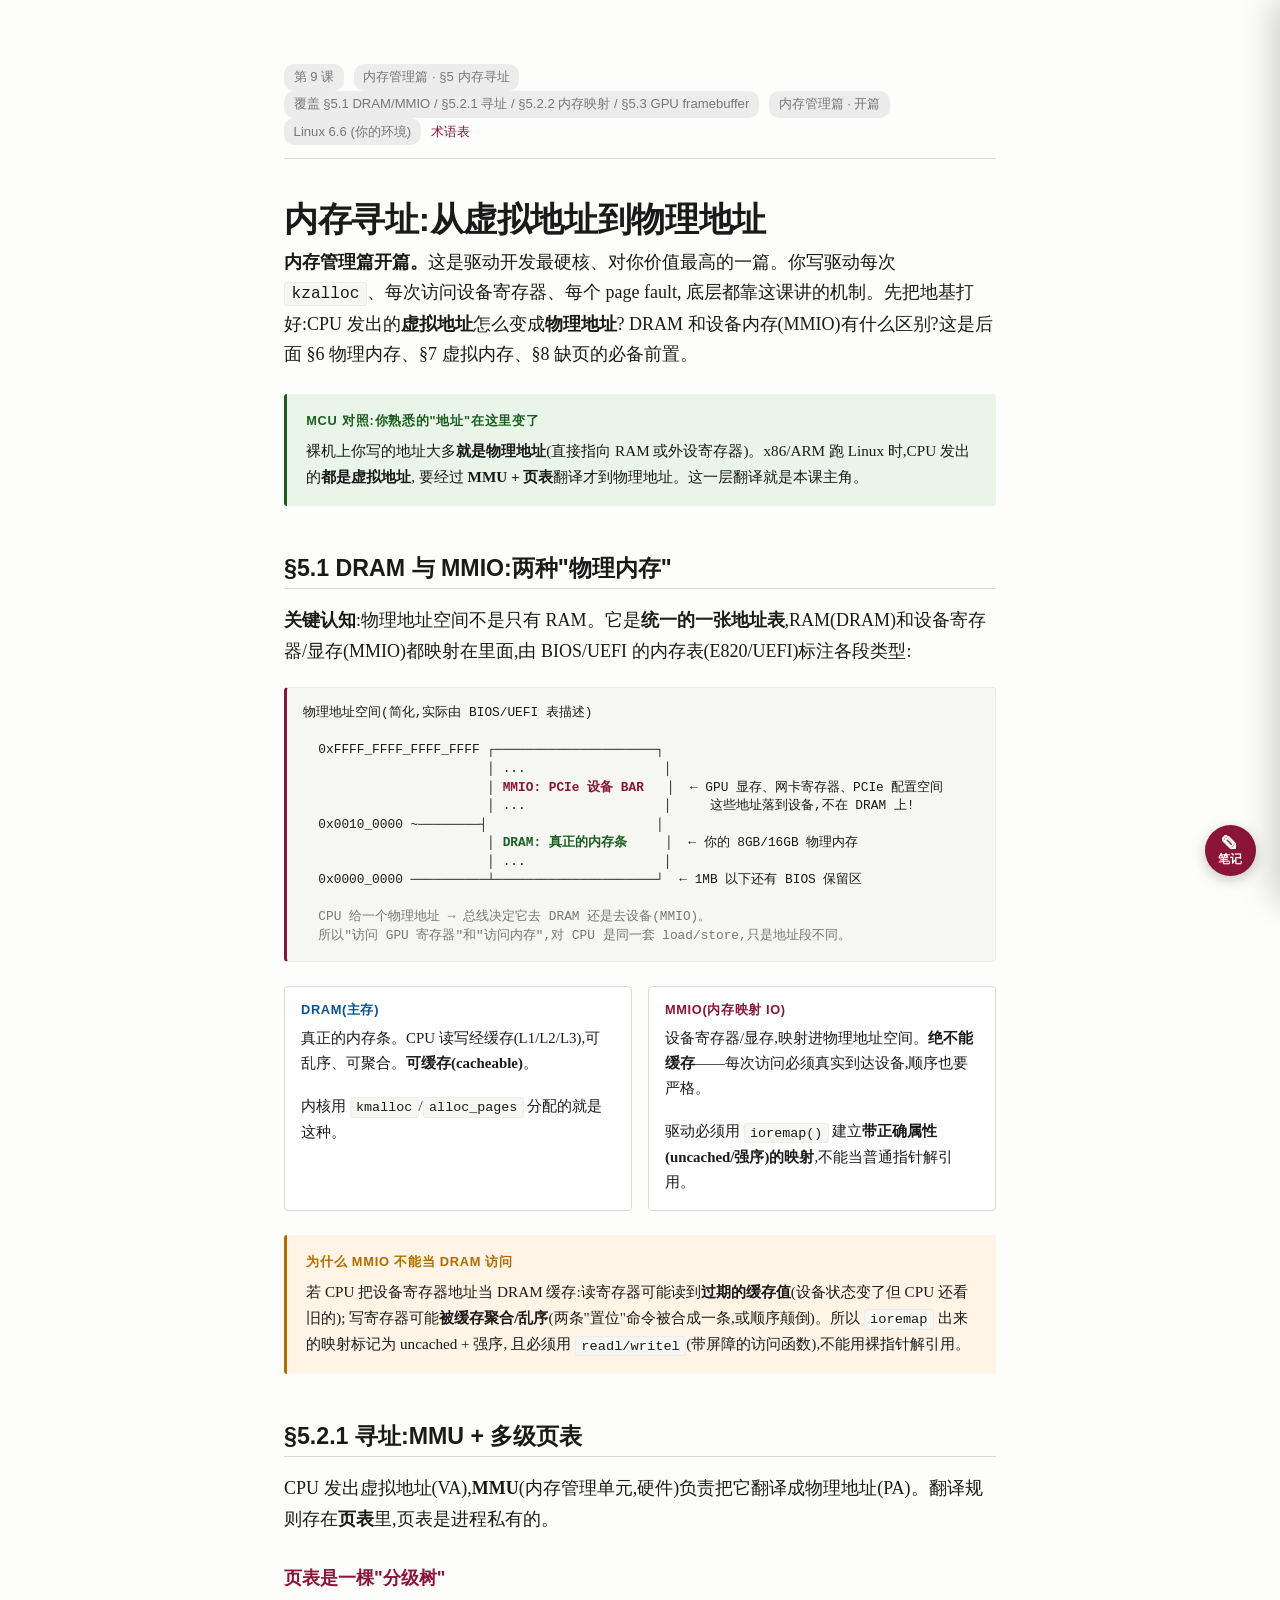
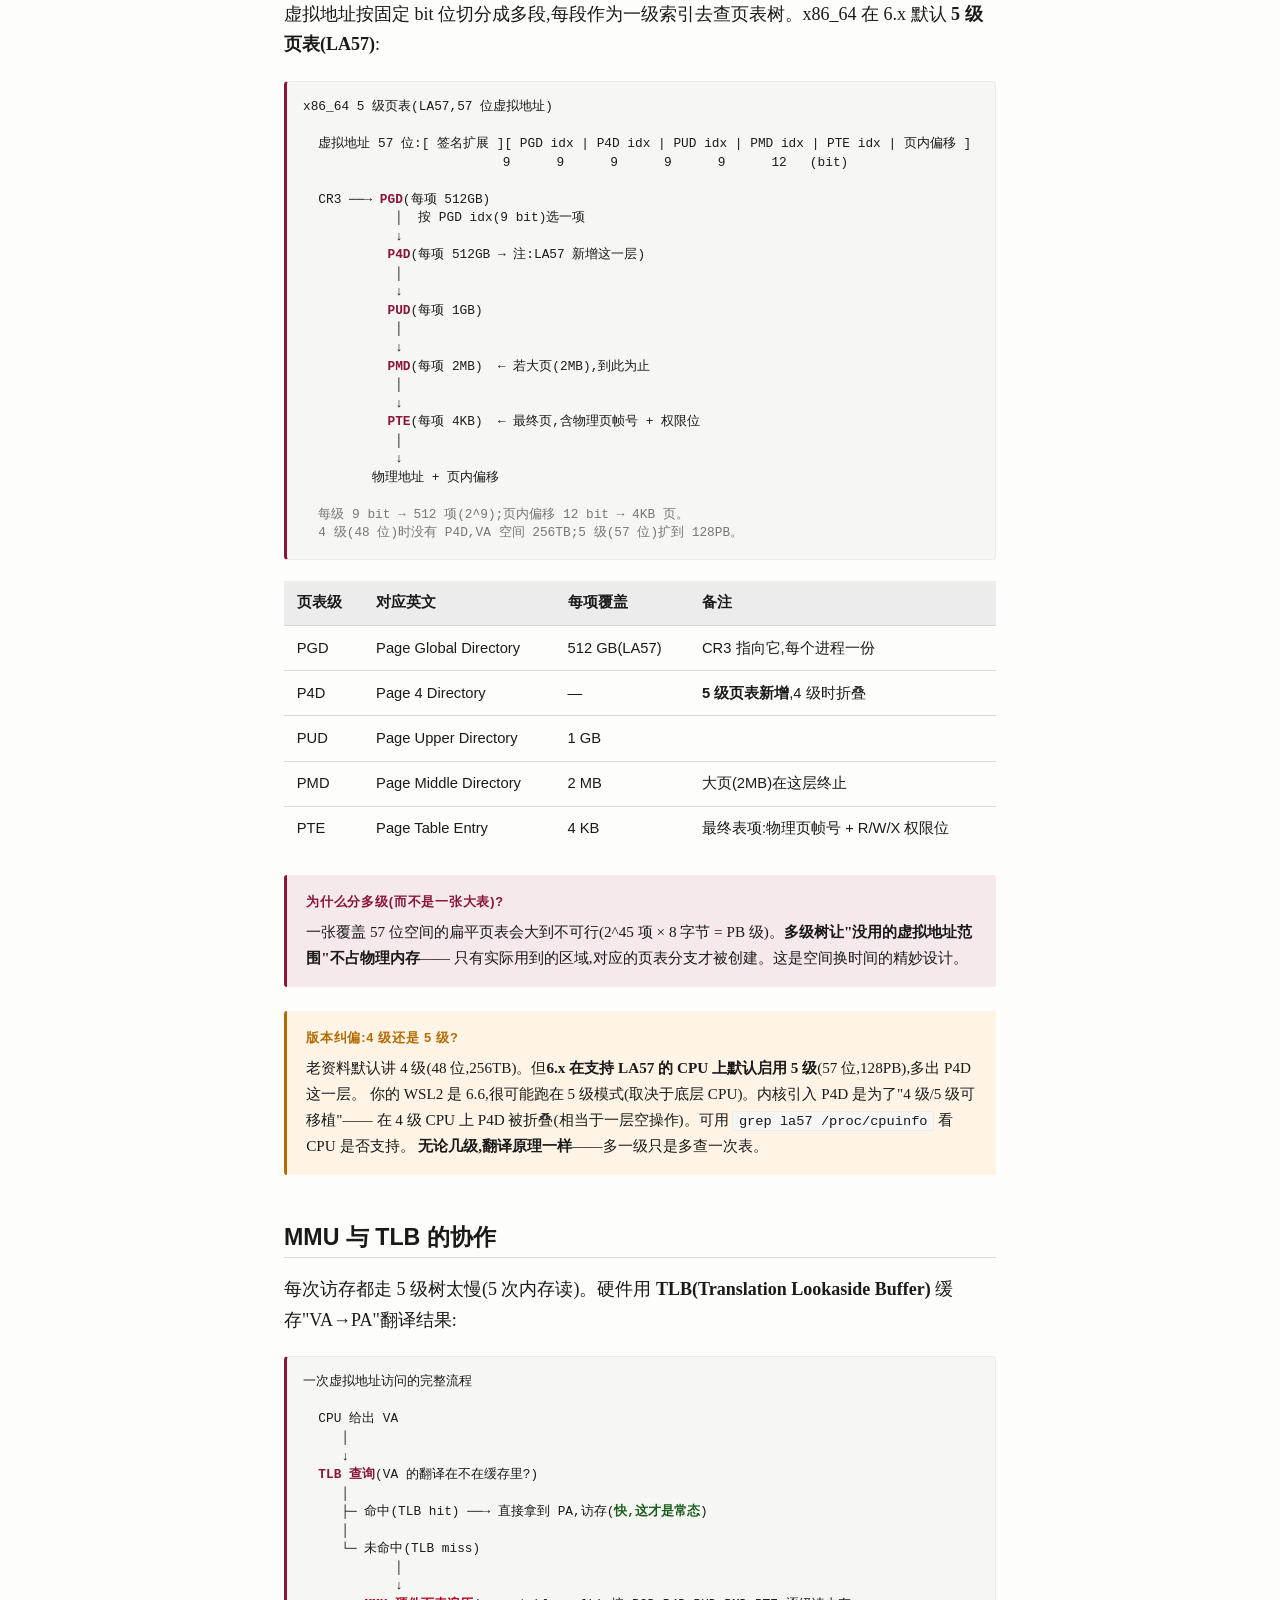
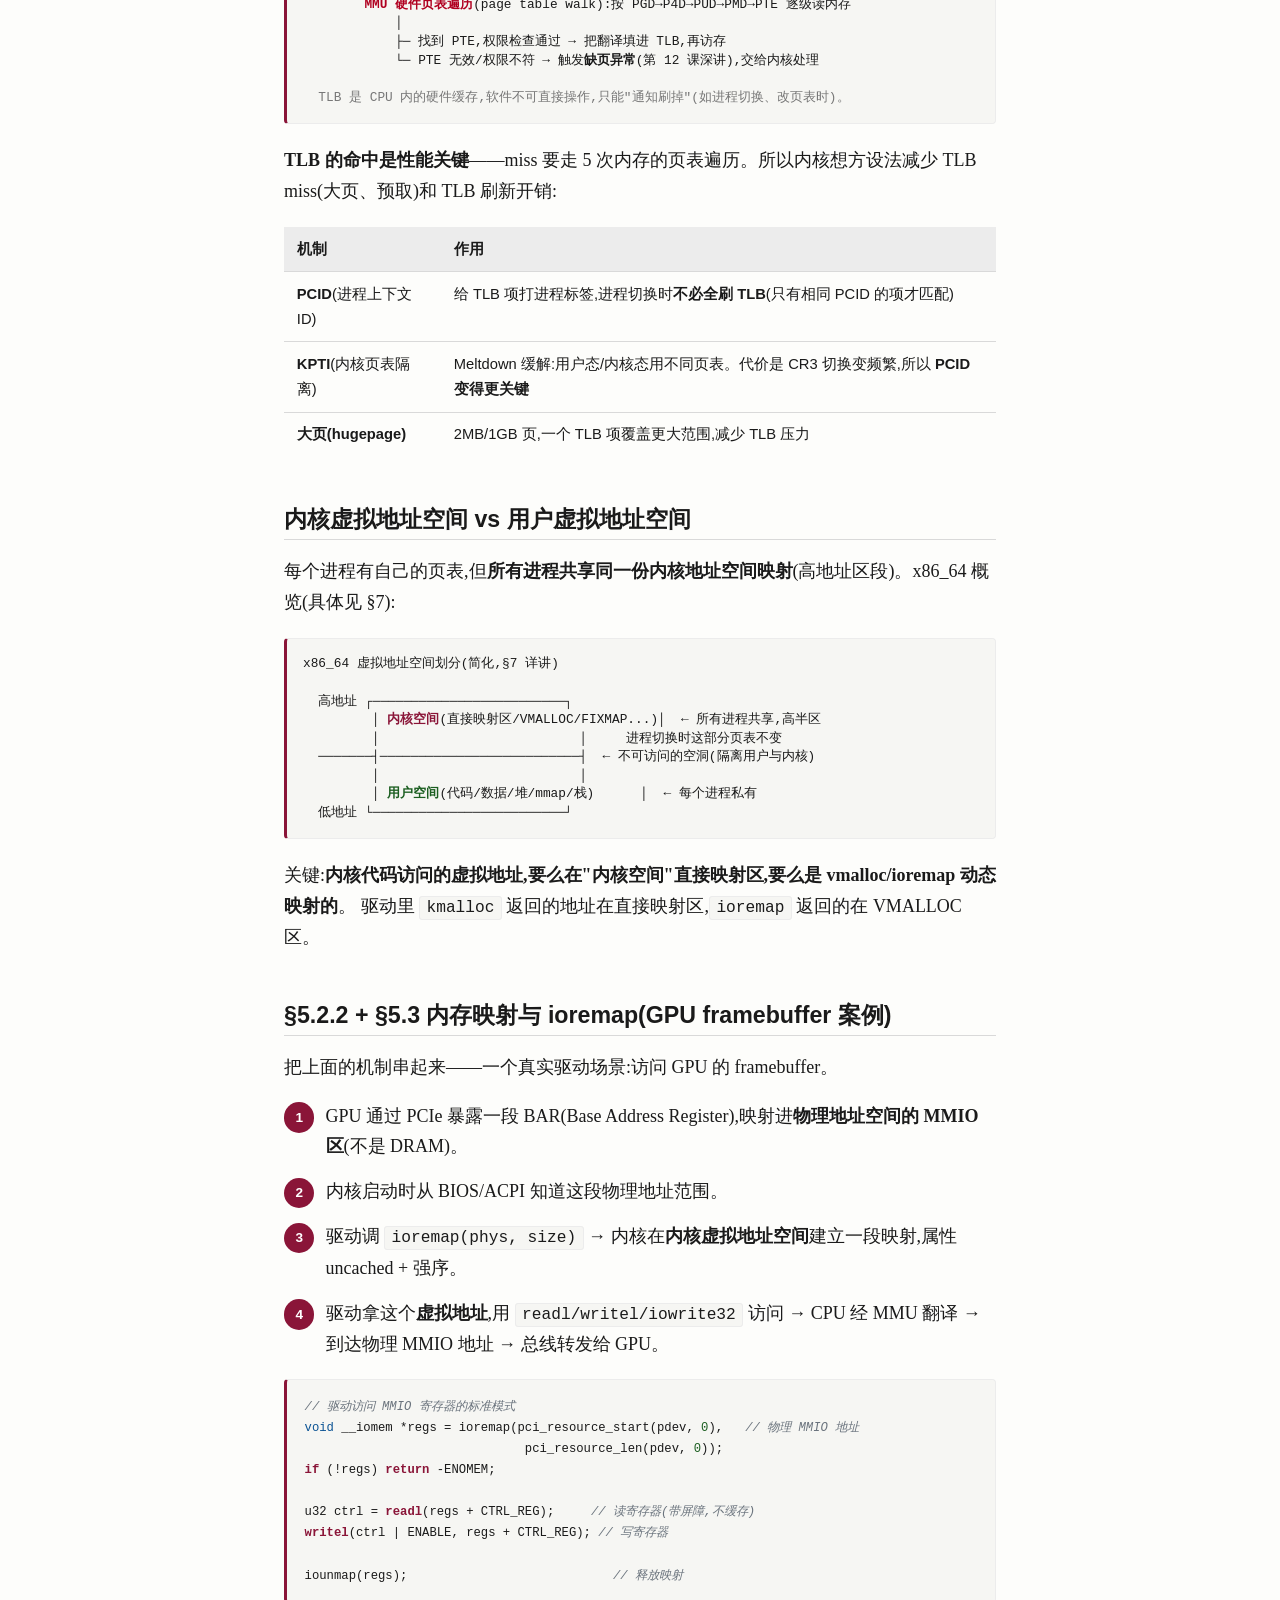
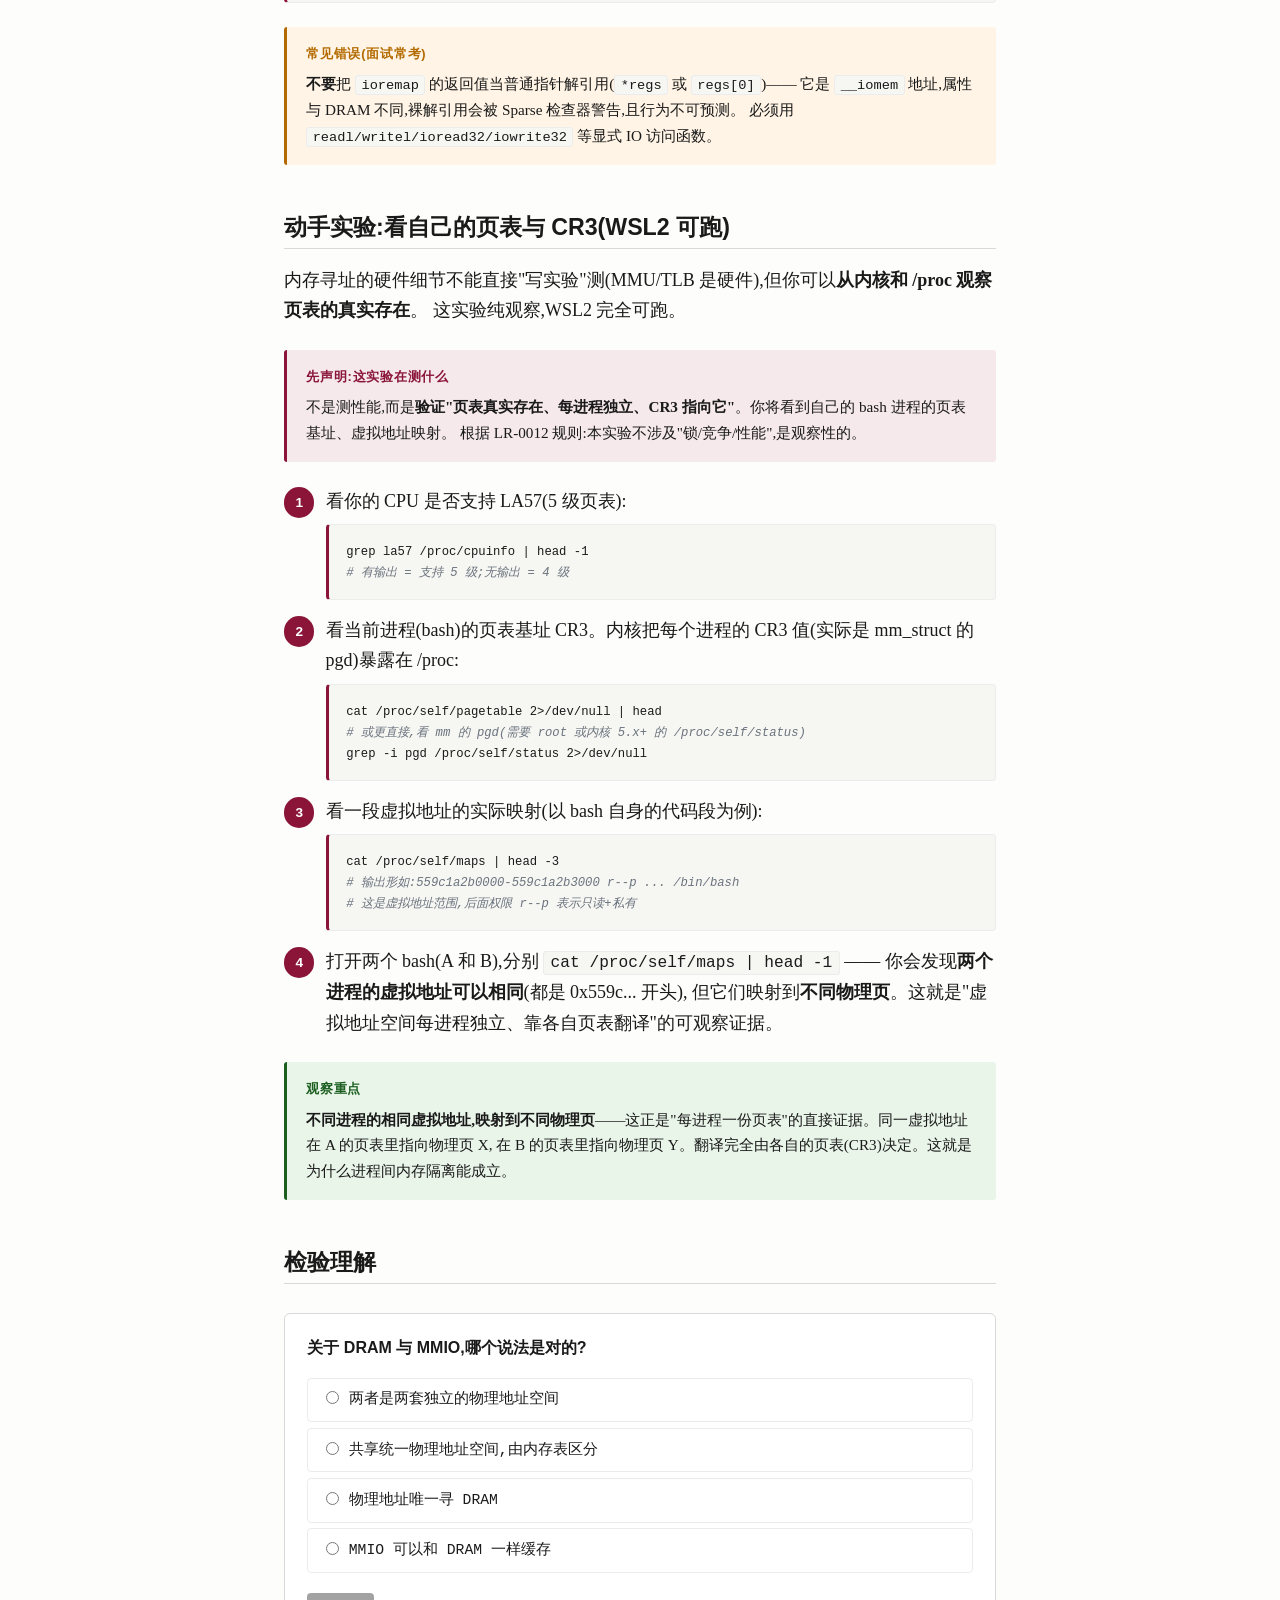
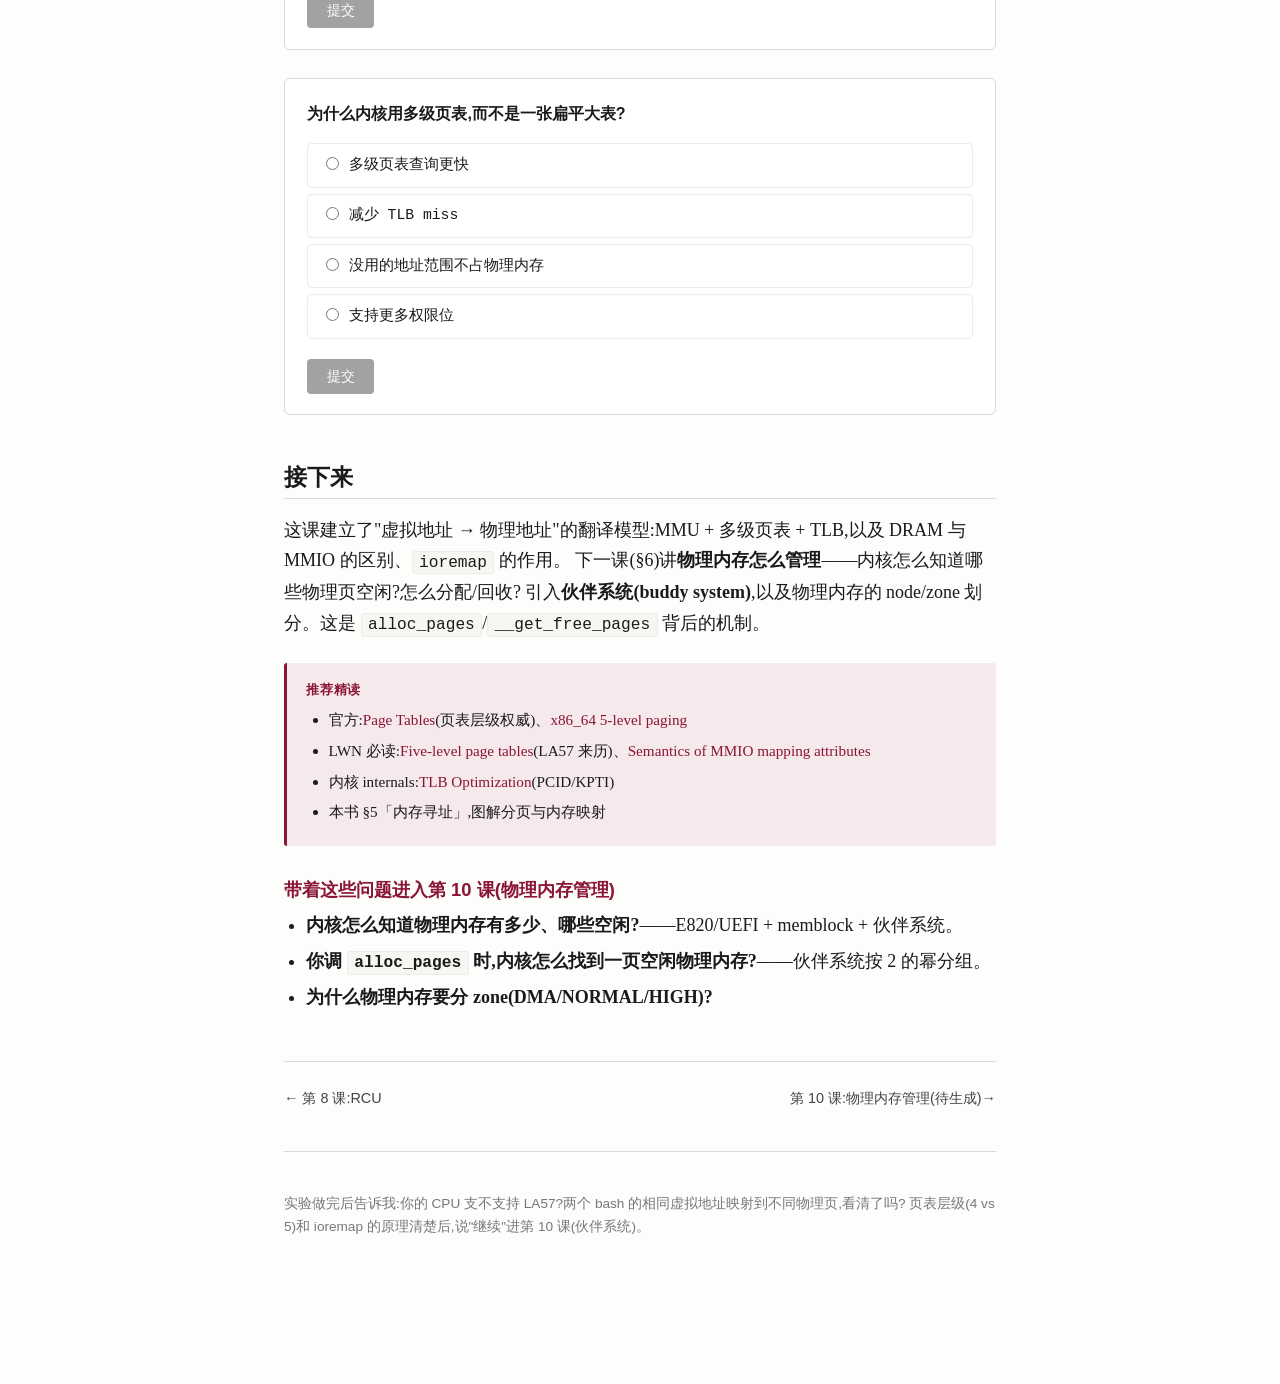
<file: lessons/0009-memory-addressing.html>
<!DOCTYPE html>
<html lang="zh-CN">
<head>
<meta charset="UTF-8">
<meta name="viewport" content="width=device-width, initial-scale=1.0">
<title>第 9 课 · 内存寻址</title>
<link rel="stylesheet" href="../assets/style.css">
<script src="../assets/quiz.js" defer></script>
<script src="../assets/notes.js" defer></script>
<style>
  .addrfig {
    font-family: var(--mono);
    font-size: .8rem;
    line-height: 1.45;
    background: var(--code-bg);
    border: 1px solid var(--rule-soft);
    border-left: 3px solid var(--accent);
    border-radius: 4px;
    padding: 1rem;
    overflow-x: auto;
    white-space: pre;
    margin: 1.3rem 0;
    color: var(--ink);
  }
  .addrfig .dim { color: var(--ink-mute); }
  .addrfig .hl  { color: var(--accent); font-weight: 600; }
  .addrfig .ok  { color: var(--ok); font-weight: 600; }
  .addrfig .err { color: var(--err); font-weight: 600; }
</style>
</head>
<body>
<div class="wrap">

  <p class="lesson-meta">
    <span class="chip">第 9 课</span>
    <span class="chip">内存管理篇 · §5 内存寻址</span>
    <span class="chip">覆盖 §5.1 DRAM/MMIO / §5.2.1 寻址 / §5.2.2 内存映射 / §5.3 GPU framebuffer</span>
    <span class="chip">内存管理篇 · 开篇</span>
    <span class="chip">Linux 6.6 (你的环境)</span>
    <a href="../reference/glossary.html">术语表</a>
  </p>

  <h1>内存寻址:从虚拟地址到物理地址</h1>

  <p>
    <strong>内存管理篇开篇。</strong>这是驱动开发最硬核、对你价值最高的一篇。你写驱动每次 <code>kzalloc</code>、每次访问设备寄存器、每个 page fault,
    底层都靠这课讲的机制。先把地基打好:CPU 发出的<strong>虚拟地址</strong>怎么变成<strong>物理地址</strong>?
    DRAM 和设备内存(MMIO)有什么区别?这是后面 §6 物理内存、§7 虚拟内存、§8 缺页的必备前置。
  </p>

  <aside class="callout tip">
    <span class="callout-title">MCU 对照:你熟悉的"地址"在这里变了</span>
    <p>裸机上你写的地址大多<strong>就是物理地址</strong>(直接指向 RAM 或外设寄存器)。x86/ARM 跑 Linux 时,CPU 发出的<strong>都是虚拟地址</strong>,
    要经过 <strong>MMU + 页表</strong>翻译才到物理地址。这一层翻译就是本课主角。</p>
  </aside>


  <h2 id="dram-mmio">§5.1 DRAM 与 MMIO:两种"物理内存"</h2>

  <p><strong>关键认知</strong>:物理地址空间不是只有 RAM。它是<strong>统一的一张地址表</strong>,RAM(DRAM)和设备寄存器/显存(MMIO)都映射在里面,由 BIOS/UEFI 的内存表(E820/UEFI)标注各段类型:</p>

  <div class="addrfig">物理地址空间(简化,实际由 BIOS/UEFI 表描述)

  0xFFFF_FFFF_FFFF_FFFF ┌─────────────────────┐
                        │ ...                  │
                        │ <span class="hl">MMIO: PCIe 设备 BAR</span>   │  ← GPU 显存、网卡寄存器、PCIe 配置空间
                        │ ...                  │     这些地址落到设备,不在 DRAM 上!
  0x0010_0000 ~────────┤                      │
                        │ <span class="ok">DRAM: 真正的内存条</span>     │  ← 你的 8GB/16GB 物理内存
                        │ ...                  │
  0x0000_0000 ──────────┴─────────────────────┘  ← 1MB 以下还有 BIOS 保留区

  <span class="dim">CPU 给一个物理地址 → 总线决定它去 DRAM 还是去设备(MMIO)。</span>
  <span class="dim">所以"访问 GPU 寄存器"和"访问内存",对 CPU 是同一套 load/store,只是地址段不同。</span></div>

  <div class="mcu-vs-kernel">
    <div class="col">
      <h4>DRAM(主存)</h4>
      <p>真正的内存条。CPU 读写经缓存(L1/L2/L3),可乱序、可聚合。<strong>可缓存(cacheable)</strong>。</p>
      <p>内核用 <code>kmalloc</code>/<code>alloc_pages</code> 分配的就是这种。</p>
    </div>
    <div class="col">
      <h4>MMIO(内存映射 IO)</h4>
      <p>设备寄存器/显存,映射进物理地址空间。<strong>绝不能缓存</strong>——每次访问必须真实到达设备,顺序也要严格。</p>
      <p>驱动必须用 <code>ioremap()</code> 建立<strong>带正确属性(uncached/强序)的映射</strong>,不能当普通指针解引用。</p>
    </div>
  </div>

  <aside class="callout warn">
    <span class="callout-title">为什么 MMIO 不能当 DRAM 访问</span>
    <p>若 CPU 把设备寄存器地址当 DRAM 缓存:读寄存器可能读到<strong>过期的缓存值</strong>(设备状态变了但 CPU 还看旧的);
    写寄存器可能<strong>被缓存聚合/乱序</strong>(两条"置位"命令被合成一条,或顺序颠倒)。所以 <code>ioremap</code> 出来的映射标记为 uncached + 强序,
    且必须用 <code>readl/writel</code>(带屏障的访问函数),不能用裸指针解引用。</p>
  </aside>


  <h2 id="translation">§5.2.1 寻址:MMU + 多级页表</h2>

  <p>CPU 发出虚拟地址(VA),<strong>MMU</strong>(内存管理单元,硬件)负责把它翻译成物理地址(PA)。翻译规则存在<strong>页表</strong>里,页表是进程私有的。</p>

  <h3>页表是一棵"分级树"</h3>

  <p>虚拟地址按固定 bit 位切分成多段,每段作为一级索引去查页表树。x86_64 在 6.x 默认 <strong>5 级页表(LA57)</strong>:</p>

  <div class="addrfig">x86_64 5 级页表(LA57,57 位虚拟地址)

  虚拟地址 57 位:[ 签名扩展 ][ PGD idx | P4D idx | PUD idx | PMD idx | PTE idx | 页内偏移 ]
                          9      9      9      9      9      12   (bit)

  CR3 ──→ <span class="hl">PGD</span>(每项 512GB)
            │  按 PGD idx(9 bit)选一项
            ↓
           <span class="hl">P4D</span>(每项 512GB → 注:LA57 新增这一层)
            │
            ↓
           <span class="hl">PUD</span>(每项 1GB)
            │
            ↓
           <span class="hl">PMD</span>(每项 2MB)  ← 若大页(2MB),到此为止
            │
            ↓
           <span class="hl">PTE</span>(每项 4KB)  ← 最终页,含物理页帧号 + 权限位
            │
            ↓
         物理地址 + 页内偏移

  <span class="dim">每级 9 bit → 512 项(2^9);页内偏移 12 bit → 4KB 页。</span>
  <span class="dim">4 级(48 位)时没有 P4D,VA 空间 256TB;5 级(57 位)扩到 128PB。</span></div>

  <table>
    <thead><tr><th>页表级</th><th>对应英文</th><th>每项覆盖</th><th>备注</th></tr></thead>
    <tbody>
      <tr><td>PGD</td><td>Page Global Directory</td><td>512 GB(LA57)</td><td>CR3 指向它,每个进程一份</td></tr>
      <tr><td>P4D</td><td>Page 4 Directory</td><td>—</td><td><strong>5 级页表新增</strong>,4 级时折叠</td></tr>
      <tr><td>PUD</td><td>Page Upper Directory</td><td>1 GB</td><td></td></tr>
      <tr><td>PMD</td><td>Page Middle Directory</td><td>2 MB</td><td>大页(2MB)在这层终止</td></tr>
      <tr><td>PTE</td><td>Page Table Entry</td><td>4 KB</td><td>最终表项:物理页帧号 + R/W/X 权限位</td></tr>
    </tbody>
  </table>

  <aside class="callout">
    <span class="callout-title">为什么分多级(而不是一张大表)?</span>
    <p>一张覆盖 57 位空间的扁平页表会大到不可行(2^45 项 × 8 字节 = PB 级)。<strong>多级树让"没用的虚拟地址范围"不占物理内存</strong>——
    只有实际用到的区域,对应的页表分支才被创建。这是空间换时间的精妙设计。</p>
  </aside>

  <aside class="callout warn">
    <span class="callout-title">版本纠偏:4 级还是 5 级?</span>
    <p>老资料默认讲 4 级(48 位,256TB)。但<strong>6.x 在支持 LA57 的 CPU 上默认启用 5 级</strong>(57 位,128PB),多出 P4D 这一层。
    你的 WSL2 是 6.6,很可能跑在 5 级模式(取决于底层 CPU)。内核引入 P4D 是为了"4 级/5 级可移植"——
    在 4 级 CPU 上 P4D 被折叠(相当于一层空操作)。可用 <code>grep la57 /proc/cpuinfo</code> 看 CPU 是否支持。
    <strong>无论几级,翻译原理一样</strong>——多一级只是多查一次表。</p>
  </aside>


  <h2 id="mmu-tlb">MMU 与 TLB 的协作</h2>

  <p>每次访存都走 5 级树太慢(5 次内存读)。硬件用 <strong>TLB(Translation Lookaside Buffer)</strong> 缓存"VA→PA"翻译结果:</p>

  <div class="addrfig">一次虚拟地址访问的完整流程

  CPU 给出 VA
     │
     ↓
  <span class="hl">TLB 查询</span>(VA 的翻译在不在缓存里?)
     │
     ├─ 命中(TLB hit) ──→ 直接拿到 PA,访存(<span class="ok">快,这才是常态</span>)
     │
     └─ 未命中(TLB miss)
            │
            ↓
        <span class="err">MMU 硬件页表遍历</span>(page table walk):按 PGD→P4D→PUD→PMD→PTE 逐级读内存
            │
            ├─ 找到 PTE,权限检查通过 → 把翻译填进 TLB,再访存
            └─ PTE 无效/权限不符 → 触发<strong>缺页异常</strong>(第 12 课深讲),交给内核处理

  <span class="dim">TLB 是 CPU 内的硬件缓存,软件不可直接操作,只能"通知刷掉"(如进程切换、改页表时)。</span></div>

  <p><strong>TLB 的命中是性能关键</strong>——miss 要走 5 次内存的页表遍历。所以内核想方设法减少 TLB miss(大页、预取)和 TLB 刷新开销:</p>

  <table>
    <thead><tr><th>机制</th><th>作用</th></tr></thead>
    <tbody>
      <tr><td><strong>PCID</strong>(进程上下文 ID)</td><td>给 TLB 项打进程标签,进程切换时<strong>不必全刷 TLB</strong>(只有相同 PCID 的项才匹配)</td></tr>
      <tr><td><strong>KPTI</strong>(内核页表隔离)</td><td>Meltdown 缓解:用户态/内核态用不同页表。代价是 CR3 切换变频繁,所以 <strong>PCID 变得更关键</strong></td></tr>
      <tr><td><strong>大页(hugepage)</strong></td><td>2MB/1GB 页,一个 TLB 项覆盖更大范围,减少 TLB 压力</td></tr>
    </tbody>
  </table>


  <h2 id="kernel-userspace">内核虚拟地址空间 vs 用户虚拟地址空间</h2>

  <p>每个进程有自己的页表,但<strong>所有进程共享同一份内核地址空间映射</strong>(高地址区段)。x86_64 概览(具体见 §7):</p>

  <div class="addrfig">x86_64 虚拟地址空间划分(简化,§7 详讲)

  高地址 ┌─────────────────────────┐
         │ <span class="hl">内核空间</span>(直接映射区/VMALLOC/FIXMAP...)│  ← 所有进程共享,高半区
         │                          │     进程切换时这部分页表不变
  ───────┤──────────────────────────┤  ← 不可访问的空洞(隔离用户与内核)
         │                          │
         │ <span class="ok">用户空间</span>(代码/数据/堆/mmap/栈)      │  ← 每个进程私有
  低地址 └─────────────────────────┘</div>

  <p>关键:<strong>内核代码访问的虚拟地址,要么在"内核空间"直接映射区,要么是 vmalloc/ioremap 动态映射的</strong>。
  驱动里 <code>kmalloc</code> 返回的地址在直接映射区,<code>ioremap</code> 返回的在 VMALLOC 区。</p>


  <h2 id="ioremap">§5.2.2 + §5.3 内存映射与 ioremap(GPU framebuffer 案例)</h2>

  <p>把上面的机制串起来——一个真实驱动场景:访问 GPU 的 framebuffer。</p>

  <ol class="steps">
    <li>GPU 通过 PCIe 暴露一段 BAR(Base Address Register),映射进<strong>物理地址空间的 MMIO 区</strong>(不是 DRAM)。</li>
    <li>内核启动时从 BIOS/ACPI 知道这段物理地址范围。</li>
    <li>驱动调 <code>ioremap(phys, size)</code> → 内核在<strong>内核虚拟地址空间</strong>建立一段映射,属性 uncached + 强序。</li>
    <li>驱动拿这个<strong>虚拟地址</strong>,用 <code>readl/writel/iowrite32</code> 访问 → CPU 经 MMU 翻译 → 到达物理 MMIO 地址 → 总线转发给 GPU。</li>
  </ol>

  <pre><code><span class="com">// 驱动访问 MMIO 寄存器的标准模式</span>
<span class="type">void</span> __iomem *regs = ioremap(pci_resource_start(pdev, <span class="str">0</span>),   <span class="com">// 物理 MMIO 地址</span>
                              pci_resource_len(pdev, <span class="str">0</span>));
<span class="kw">if</span> (!regs) <span class="kw">return</span> -ENOMEM;

u32 ctrl = <span class="kw">readl</span>(regs + CTRL_REG);     <span class="com">// 读寄存器(带屏障,不缓存)</span>
<span class="kw">writel</span>(ctrl | ENABLE, regs + CTRL_REG); <span class="com">// 写寄存器</span>

iounmap(regs);                            <span class="com">// 释放映射</span></code></pre>

  <aside class="callout warn">
    <span class="callout-title">常见错误(面试常考)</span>
    <p><strong>不要</strong>把 <code>ioremap</code> 的返回值当普通指针解引用(<code>*regs</code> 或 <code>regs[0]</code>)——
    它是 <code>__iomem</code> 地址,属性与 DRAM 不同,裸解引用会被 Sparse 检查器警告,且行为不可预测。
    必须用 <code>readl/writel/ioread32/iowrite32</code> 等显式 IO 访问函数。</p>
  </aside>


  <h2 id="lab">动手实验:看自己的页表与 CR3(WSL2 可跑)</h2>

  <p>
    内存寻址的硬件细节不能直接"写实验"测(MMU/TLB 是硬件),但你可以<strong>从内核和 /proc 观察页表的真实存在</strong>。
    这实验纯观察,WSL2 完全可跑。
  </p>

  <aside class="callout">
    <span class="callout-title">先声明:这实验在测什么</span>
    <p>不是测性能,而是<strong>验证"页表真实存在、每进程独立、CR3 指向它"</strong>。你将看到自己的 bash 进程的页表基址、虚拟地址映射。
    根据 LR-0012 规则:本实验不涉及"锁/竞争/性能",是观察性的。</p>
  </aside>

  <ol class="steps">
    <li>
      看你的 CPU 是否支持 LA57(5 级页表):
      <pre style="margin:.5rem 0;"><code>grep la57 /proc/cpuinfo | head -1
<span class="com"># 有输出 = 支持 5 级;无输出 = 4 级</span></code></pre>
    </li>
    <li>
      看当前进程(bash)的页表基址 CR3。内核把每个进程的 CR3 值(实际是 mm_struct 的 pgd)暴露在 /proc:
      <pre style="margin:.5rem 0;"><code>cat /proc/self/pagetable 2>/dev/null | head
<span class="com"># 或更直接,看 mm 的 pgd(需要 root 或内核 5.x+ 的 /proc/self/status)</span>
grep -i pgd /proc/self/status 2>/dev/null</code></pre>
    </li>
    <li>
      看一段虚拟地址的实际映射(以 bash 自身的代码段为例):
      <pre style="margin:.5rem 0;"><code>cat /proc/self/maps | head -3
<span class="com"># 输出形如:559c1a2b0000-559c1a2b3000 r--p ... /bin/bash
# 这是虚拟地址范围,后面权限 r--p 表示只读+私有</span></code></pre>
    </li>
    <li>
      打开两个 bash(A 和 B),分别 <code>cat /proc/self/maps | head -1</code> ——
      你会发现<strong>两个进程的虚拟地址可以相同</strong>(都是 0x559c... 开头),
      但它们映射到<strong>不同物理页</strong>。这就是"虚拟地址空间每进程独立、靠各自页表翻译"的可观察证据。
    </li>
  </ol>

  <aside class="callout tip">
    <span class="callout-title">观察重点</span>
    <p><strong>不同进程的相同虚拟地址,映射到不同物理页</strong>——这正是"每进程一份页表"的直接证据。同一虚拟地址在 A 的页表里指向物理页 X,
    在 B 的页表里指向物理页 Y。翻译完全由各自的页表(CR3)决定。这就是为什么进程间内存隔离能成立。</p>
  </aside>


  <h2 id="check">检验理解</h2>

  <div class="quiz" data-correct="b" data-explain="CPU 发出的都是虚拟地址,必须经 MMU 查页表翻译成物理地址。DRAM 和 MMIO 共享同一个物理地址空间,由 BIOS/UEFI 内存表标注类型区分,不是两套独立空间。'物理地址唯一寻 DRAM'错(还有 MMIO);'MMIO 可缓存'错(必须 uncached,否则读到陈旧值/写被聚合乱序)。">
    <p class="quiz-q">关于 DRAM 与 MMIO,哪个说法是对的?</p>
    <label class="quiz-opt"><input type="radio" name="q1" value="a">两者是两套独立的物理地址空间</label>
    <label class="quiz-opt"><input type="radio" name="q1" value="b">共享统一物理地址空间,由内存表区分</label>
    <label class="quiz-opt"><input type="radio" name="q1" value="c">物理地址唯一寻 DRAM</label>
    <label class="quiz-opt"><input type="radio" name="q1" value="d">MMIO 可以和 DRAM 一样缓存</label>
    <button class="quiz-check" type="button">提交</button>
  </div>

  <div class="quiz" data-correct="c" data-explain="多级页表的核心动机是节省空间:实际用到的虚拟地址范围才有对应的页表分支被创建,没用的范围不占物理内存。一张覆盖 57 位空间的扁平表会大到 PB 级不可行。'多级更快''减少 TLB miss''支持更多权限'都不是主因;多级本身因多几次访存反而略慢,TLB miss 还会增加。">
    <p class="quiz-q">为什么内核用多级页表,而不是一张扁平大表?</p>
    <label class="quiz-opt"><input type="radio" name="q2" value="a">多级页表查询更快</label>
    <label class="quiz-opt"><input type="radio" name="q2" value="b">减少 TLB miss</label>
    <label class="quiz-opt"><input type="radio" name="q2" value="c">没用的地址范围不占物理内存</label>
    <label class="quiz-opt"><input type="radio" name="q2" value="d">支持更多权限位</label>
    <button class="quiz-check" type="button">提交</button>
  </div>


  <h2 id="next">接下来</h2>

  <p>
    这课建立了"虚拟地址 → 物理地址"的翻译模型:MMU + 多级页表 + TLB,以及 DRAM 与 MMIO 的区别、<code>ioremap</code> 的作用。
    下一课(§6)讲<strong>物理内存怎么管理</strong>——内核怎么知道哪些物理页空闲?怎么分配/回收?
    引入<strong>伙伴系统(buddy system)</strong>,以及物理内存的 node/zone 划分。这是 <code>alloc_pages</code>/<code>__get_free_pages</code> 背后的机制。
  </p>

  <aside class="callout">
    <span class="callout-title">推荐精读</span>
    <ul style="margin-bottom:0">
      <li>官方:<a href="https://docs.kernel.org/mm/page_tables.html" target="_blank" rel="noopener">Page Tables</a>(页表层级权威)、<a href="https://docs.kernel.org/x86/x86_64/5level-paging.html" target="_blank" rel="noopener">x86_64 5-level paging</a></li>
      <li>LWN 必读:<a href="https://lwn.net/Articles/717293/" target="_blank" rel="noopener">Five-level page tables</a>(LA57 来历)、<a href="https://lwn.net/Articles/698014/" target="_blank" rel="noopener">Semantics of MMIO mapping attributes</a></li>
      <li>内核 internals:<a href="https://kernel-internals.org/mm/tlb-optimization/" target="_blank" rel="noopener">TLB Optimization</a>(PCID/KPTI)</li>
      <li>本书 §5「内存寻址」,图解分页与内存映射</li>
    </ul>
  </aside>

  <h3>带着这些问题进入第 10 课(物理内存管理)</h3>
  <ul>
    <li><strong>内核怎么知道物理内存有多少、哪些空闲?</strong>——E820/UEFI + memblock + 伙伴系统。</li>
    <li><strong>你调 <code>alloc_pages</code> 时,内核怎么找到一页空闲物理内存?</strong>——伙伴系统按 2 的幂分组。</li>
    <li><strong>为什么物理内存要分 zone(DMA/NORMAL/HIGH)?</strong></li>
  </ul>

  <p class="lesson-nav">
    <a href="0008-rcu.html">← 第 8 课:RCU</a>
    <a href="#">第 10 课:物理内存管理(待生成)→</a>
  </p>

  <hr>
  <p style="font-family:var(--sans);font-size:.85rem;color:var(--ink-mute);">
    实验做完后告诉我:你的 CPU 支不支持 LA57?两个 bash 的相同虚拟地址映射到不同物理页,看清了吗?
    页表层级(4 vs 5)和 ioremap 的原理清楚后,说"继续"进第 10 课(伙伴系统)。
  </p>

</div>
</body>
</html>
</file>
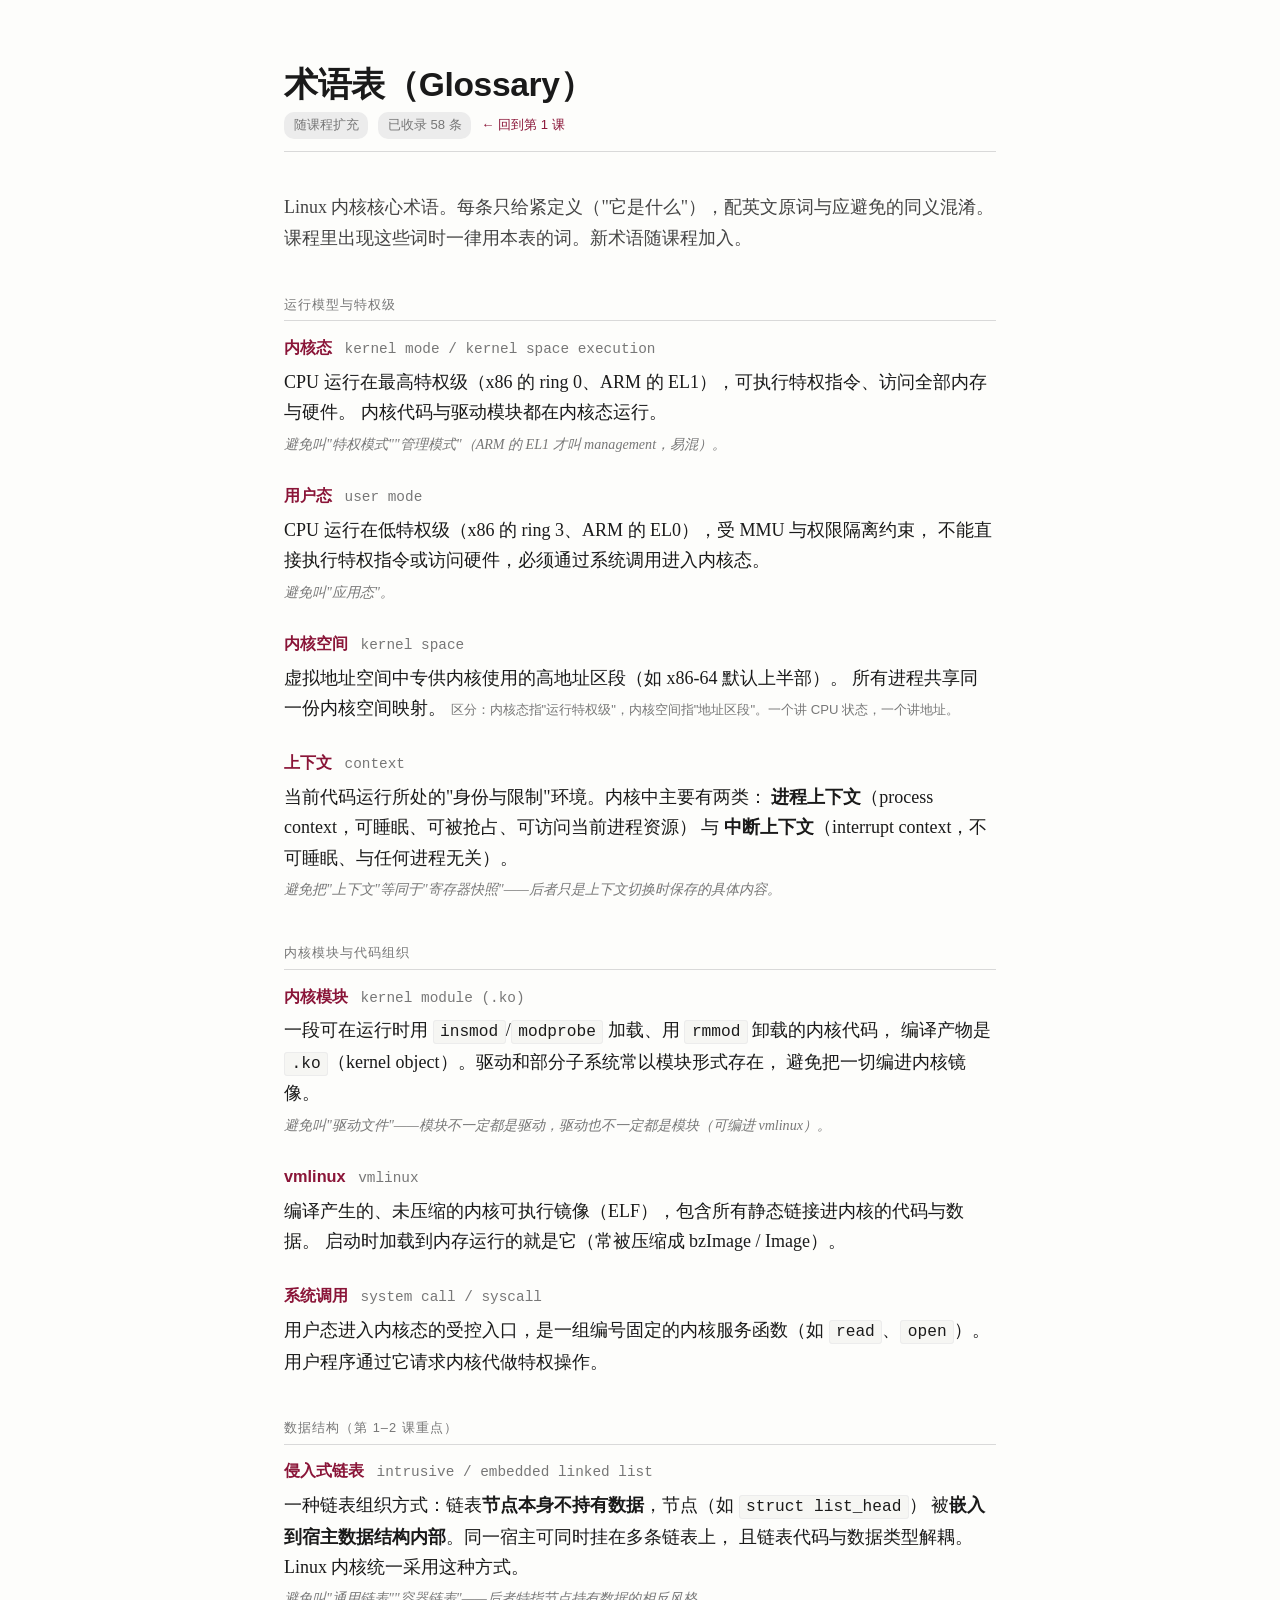
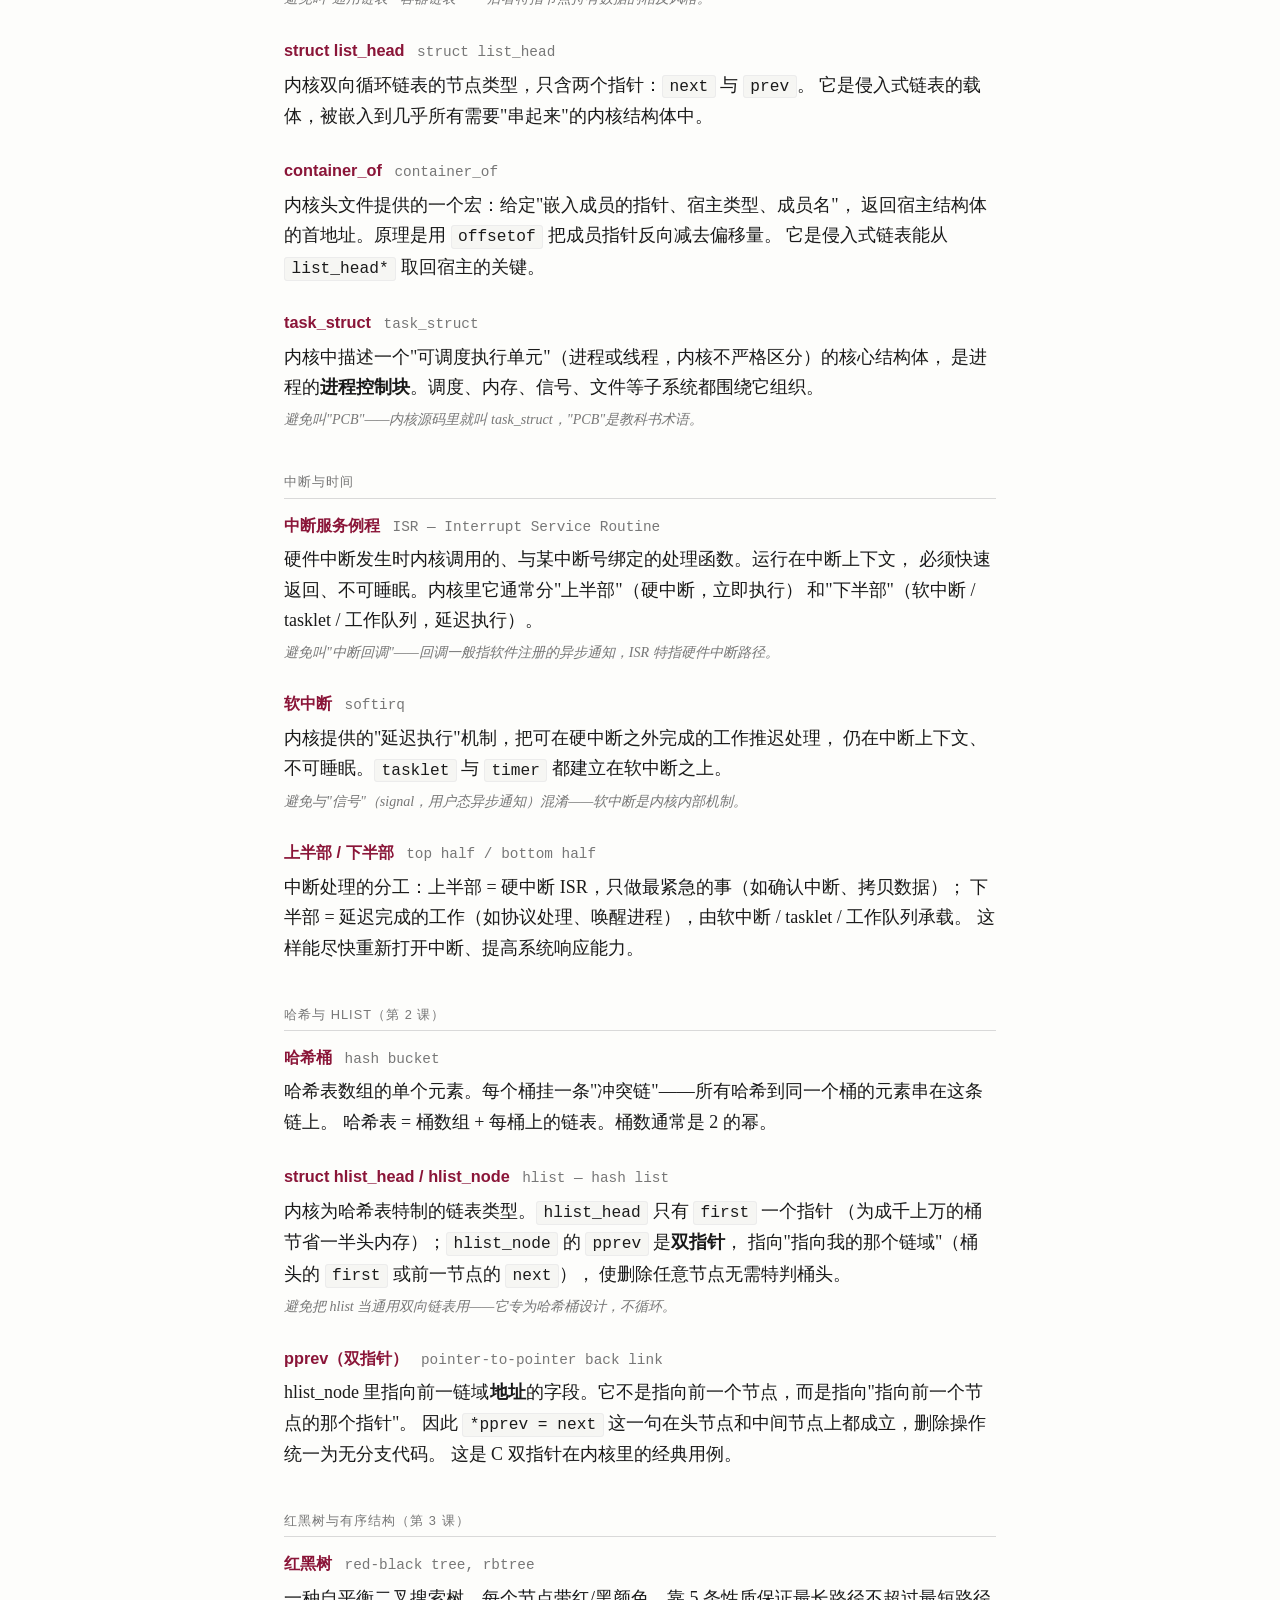
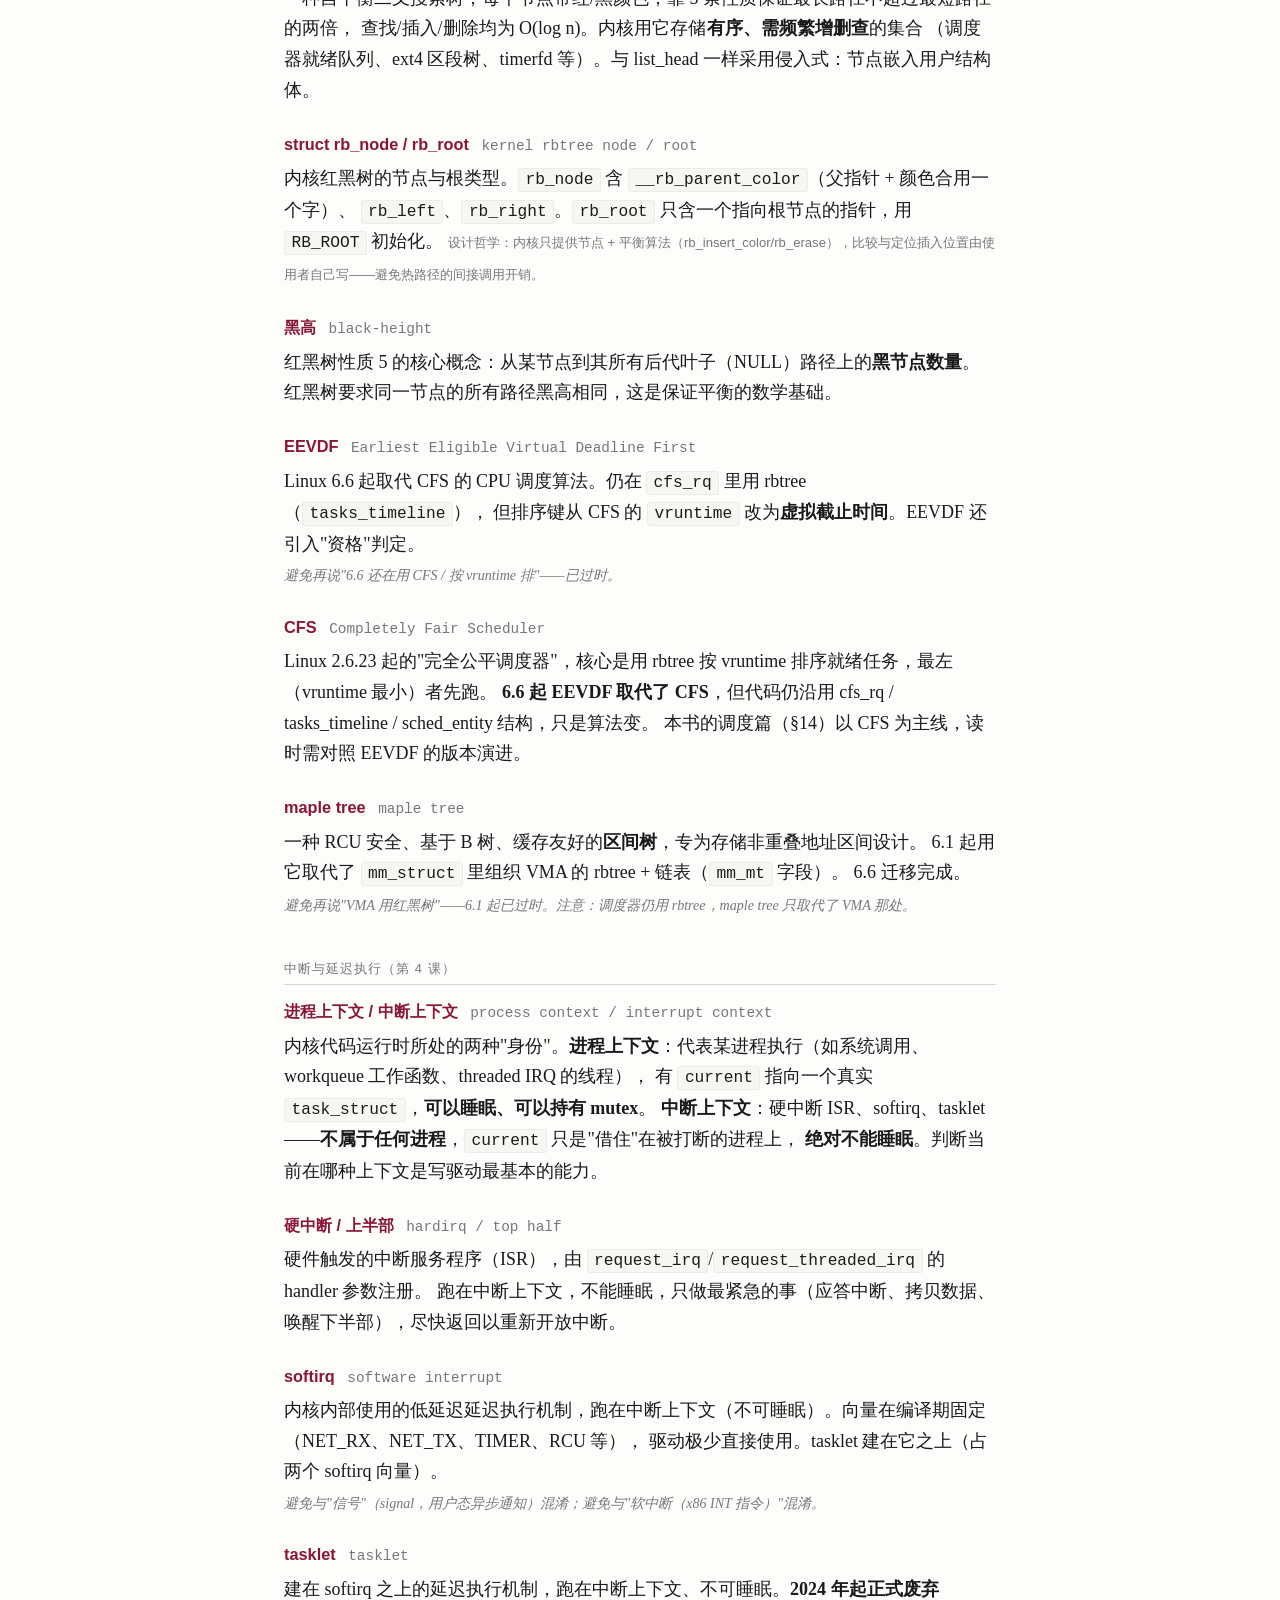
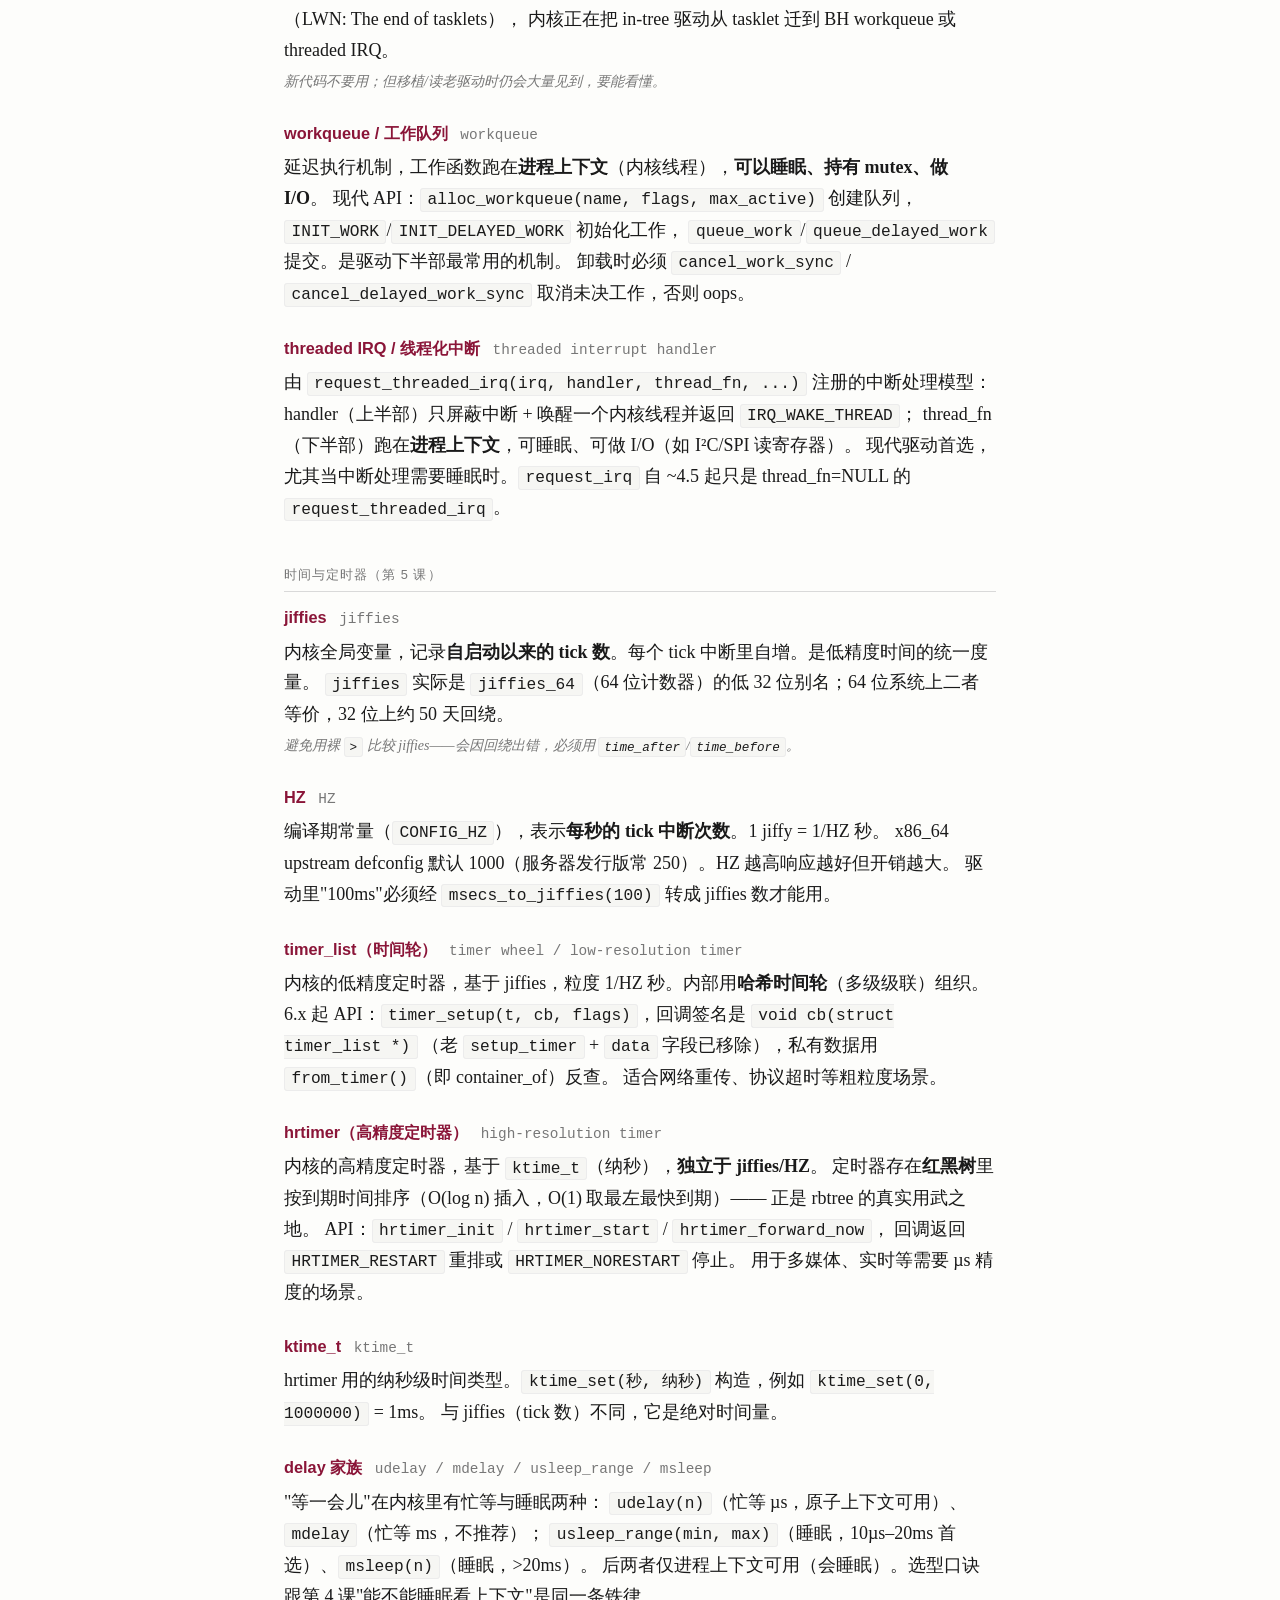
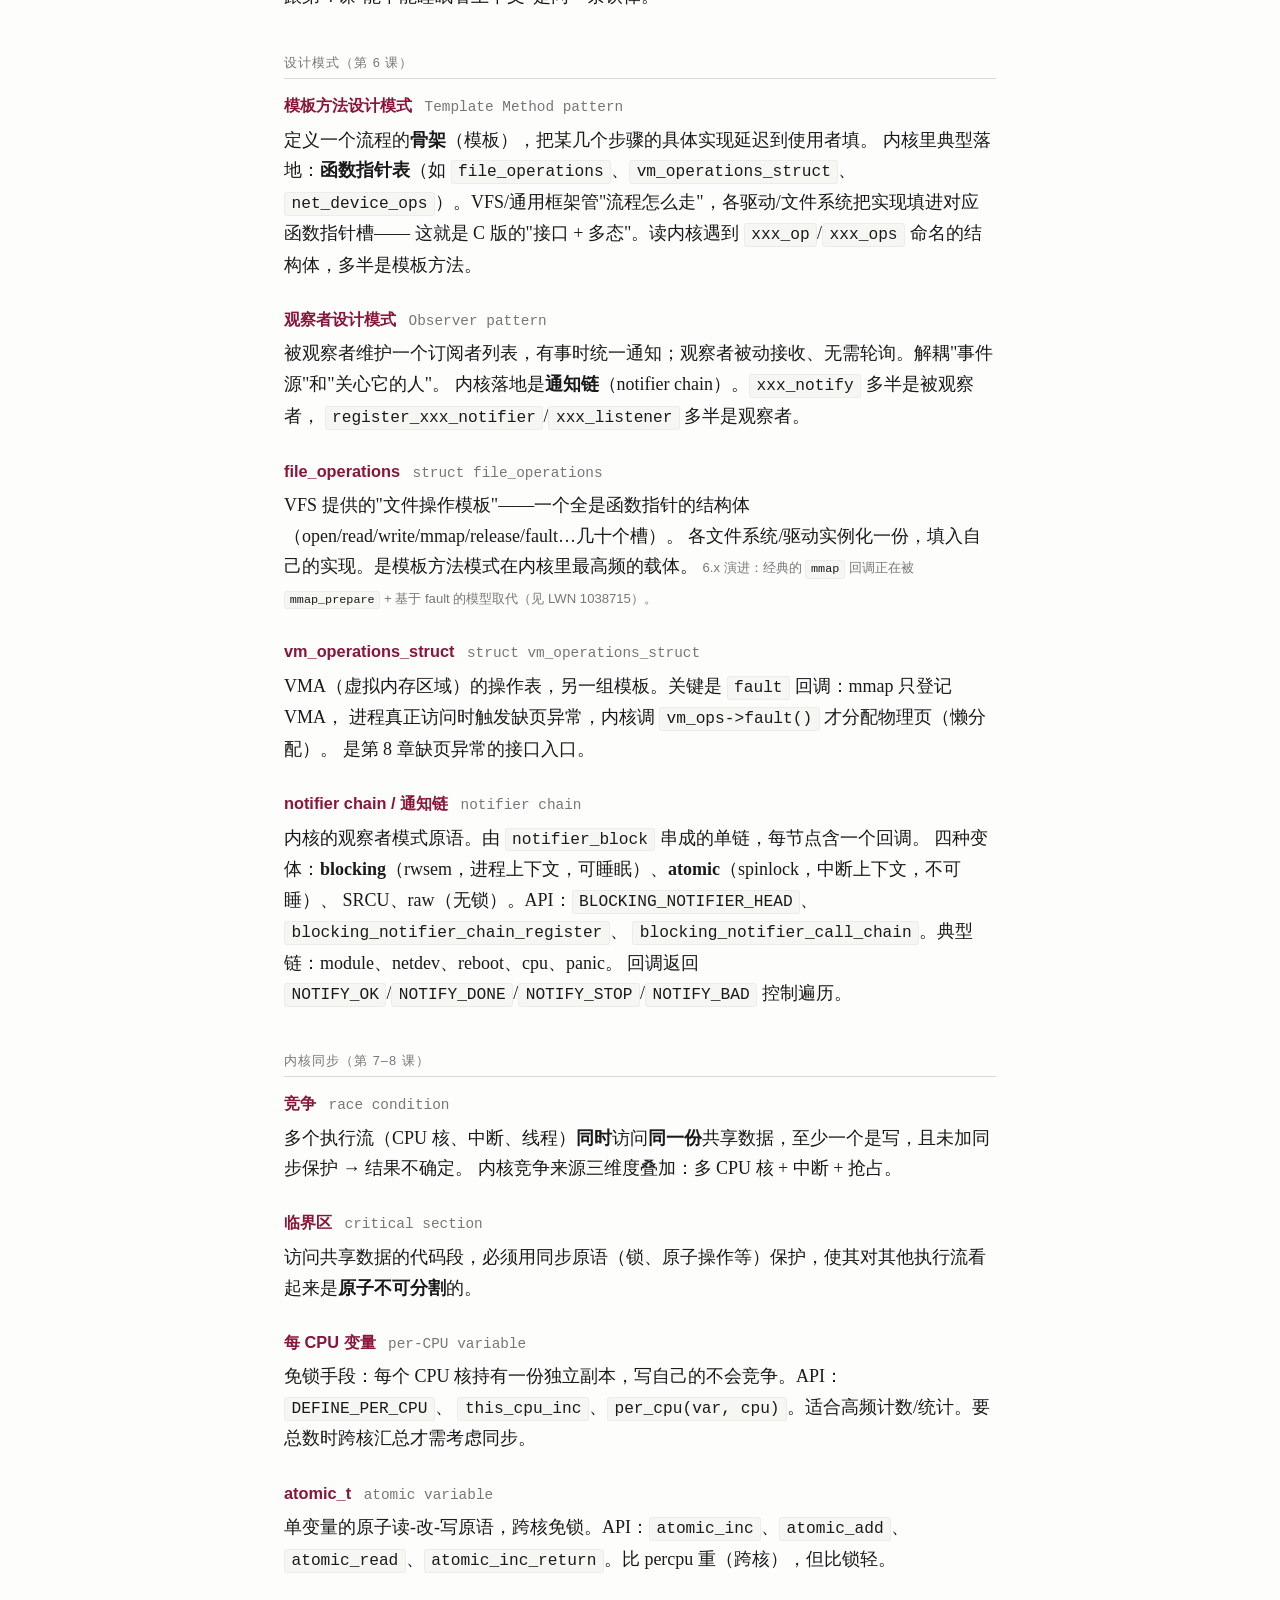
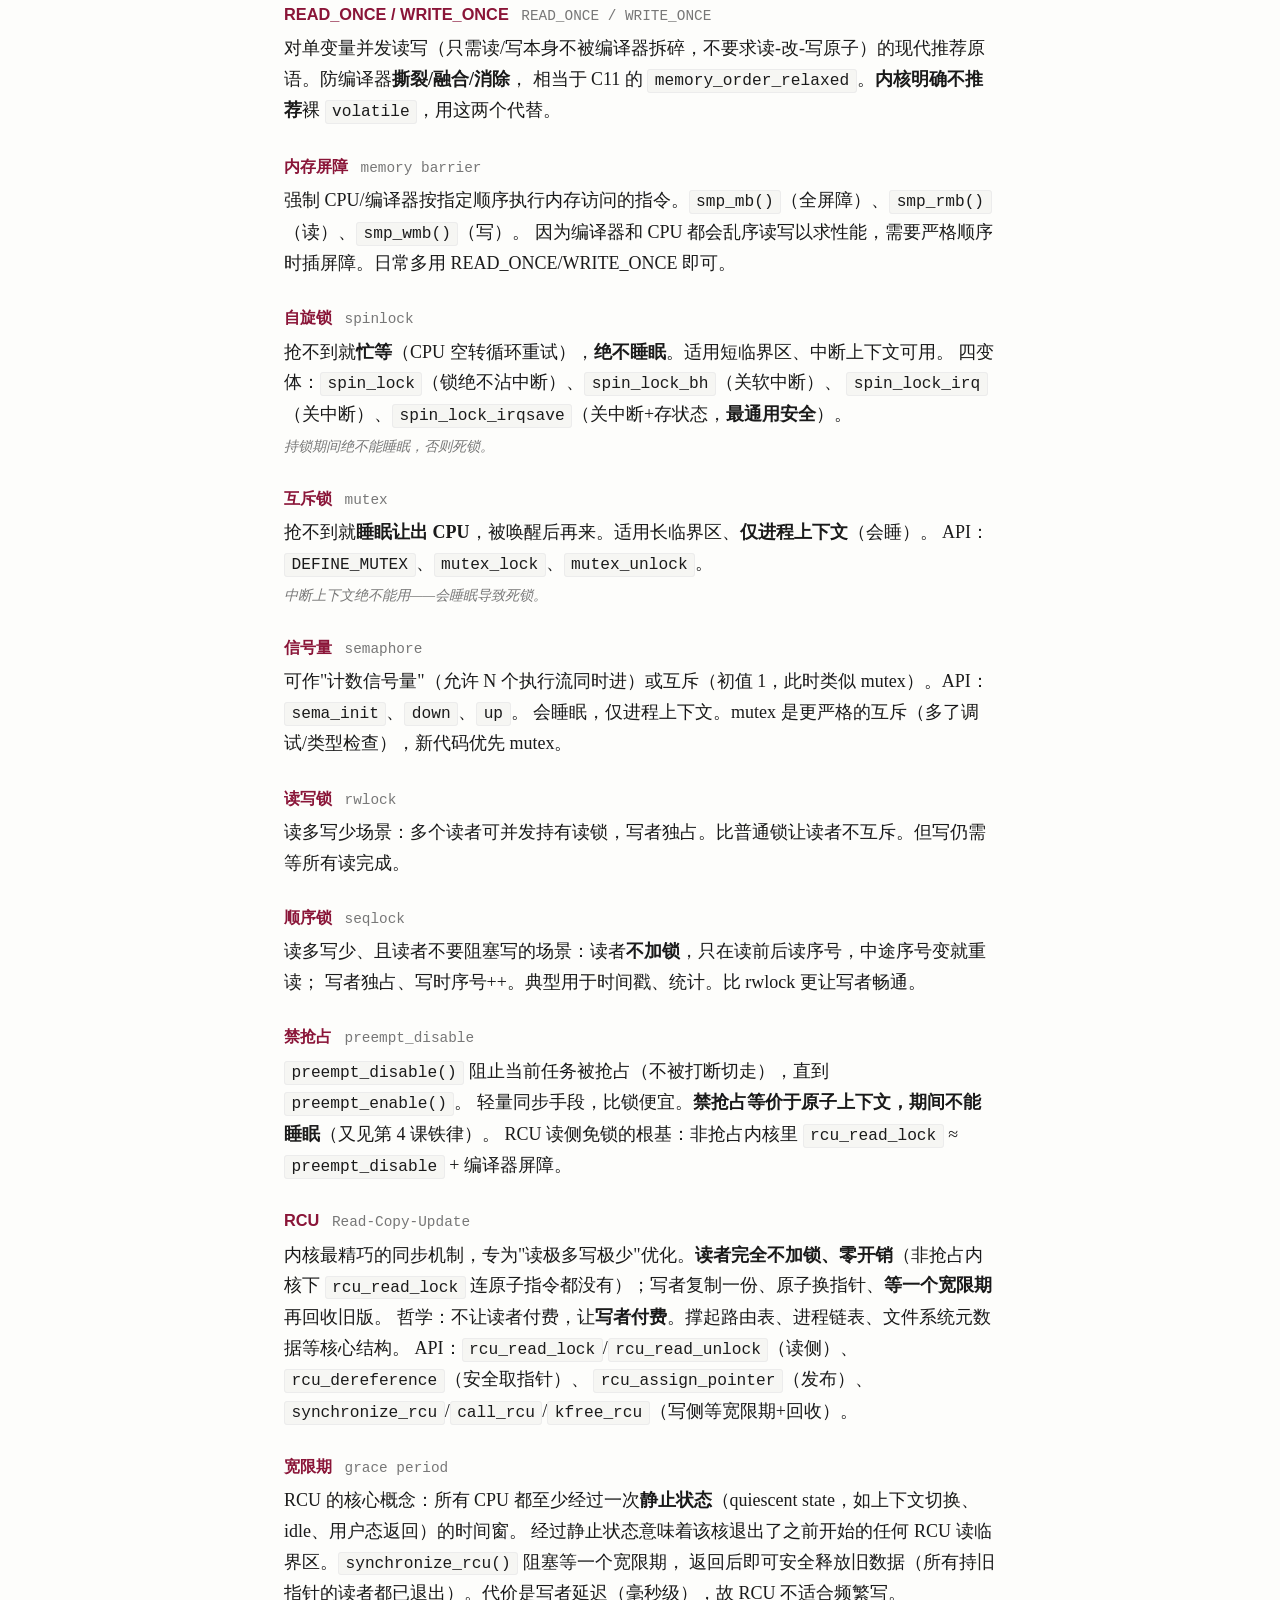
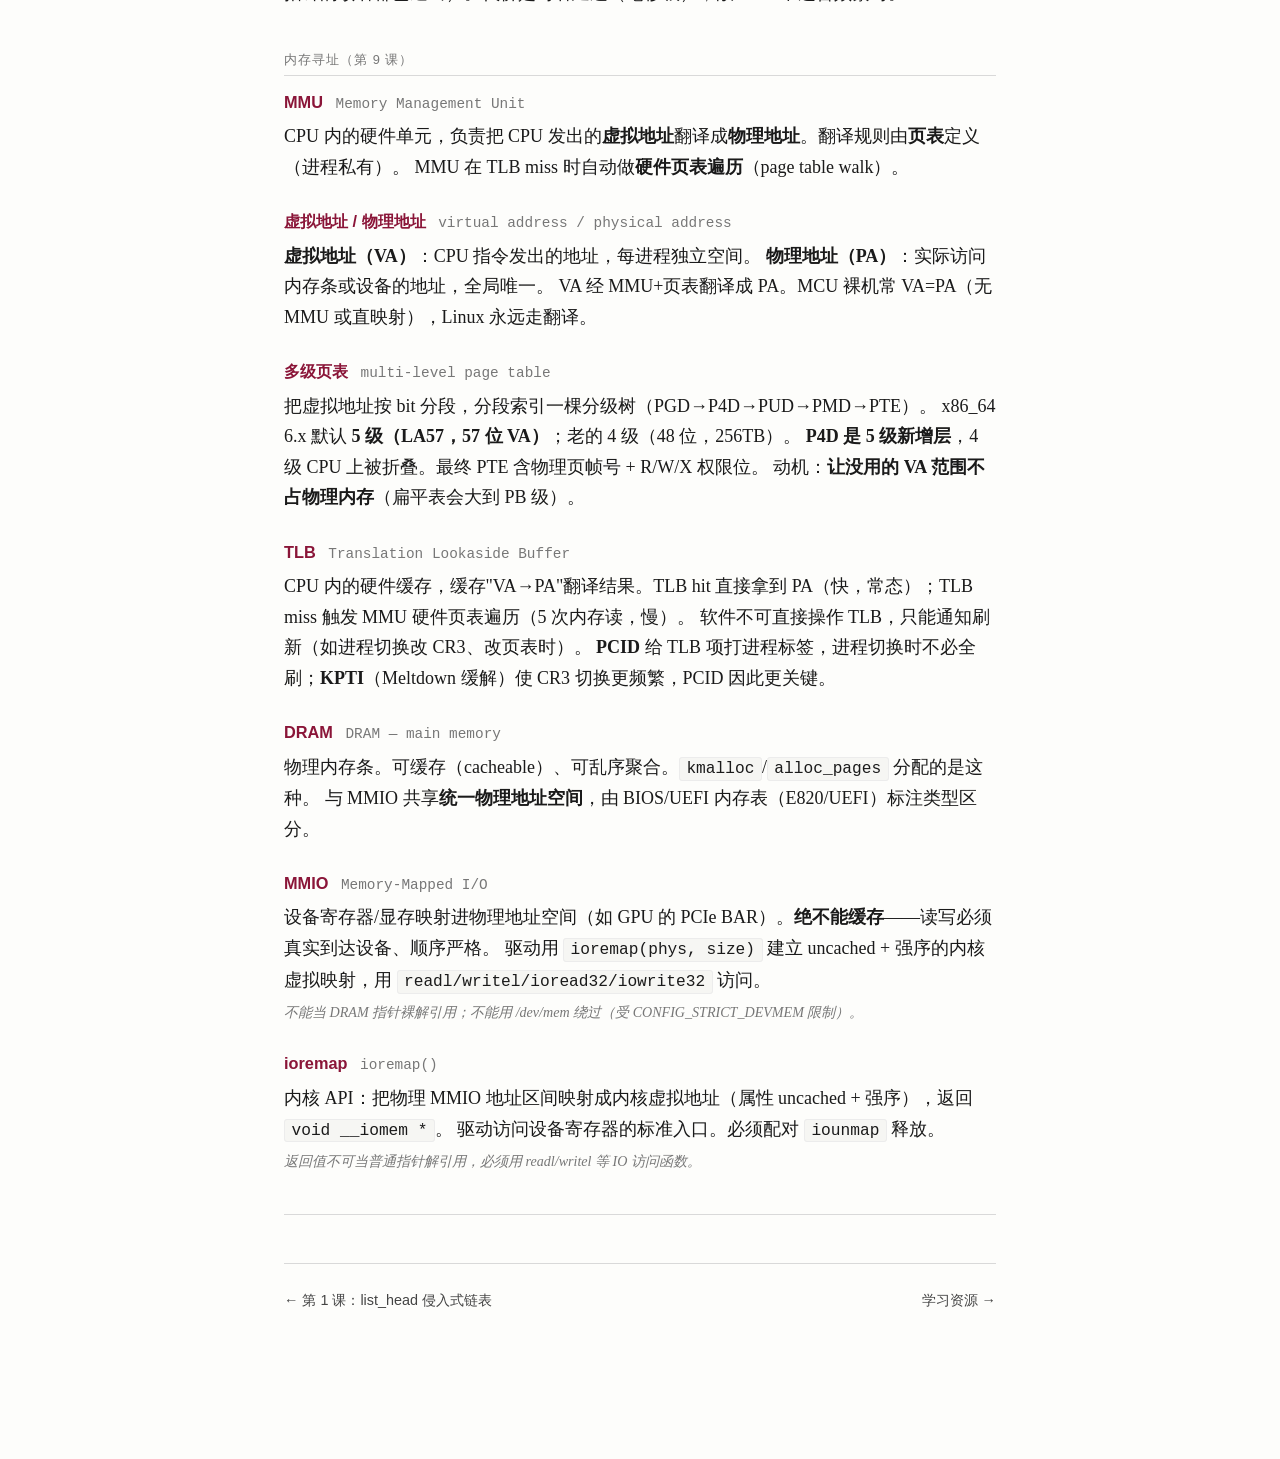
<file: reference/glossary.html>
<!DOCTYPE html>
<html lang="zh-CN">
<head>
<meta charset="UTF-8">
<meta name="viewport" content="width=device-width, initial-scale=1.0">
<title>术语表 · 图解 Linux 内核课程</title>
<link rel="stylesheet" href="../assets/style.css">
<style>
  /* glossary 专属：字母索引 + 词条高亮 */
  .glossary-intro { color: var(--ink-soft); margin-bottom: 2rem; }
  dl.gloss { margin: 0; }
  dl.gloss dt {
    font-family: var(--sans);
    font-weight: 600;
    color: var(--accent);
    margin-top: 1.6rem;
    font-size: 1.02rem;
  }
  dl.gloss dt .en {
    color: var(--ink-mute);
    font-weight: 400;
    font-size: .9rem;
    font-family: var(--mono);
    margin-left: .5rem;
  }
  dl.gloss dd { margin: .3rem 0 0; }
  dl.gloss dd .avoid {
    color: var(--ink-mute);
    font-size: .88rem;
    font-style: italic;
    margin-top: .3rem;
    display: block;
  }
  dl.gloss dd .ref {
    color: var(--ink-mute);
    font-size: .82rem;
    margin-top: .3rem;
    font-family: var(--sans);
  }
  .group-label {
    font-family: var(--sans);
    text-transform: uppercase;
    letter-spacing: .08em;
    font-size: .8rem;
    color: var(--ink-mute);
    margin: 2.5rem 0 -.8rem;
    border-bottom: 1px solid var(--rule);
    padding-bottom: .3rem;
  }
</style>
</head>
<body>
<div class="wrap">

  <h1>术语表（Glossary）</h1>
  <p class="lesson-meta">
    <span class="chip">随课程扩充</span>
    <span class="chip">已收录 58 条</span>
    <a href="../lessons/0001-intrusive-list-head.html">← 回到第 1 课</a>
  </p>
  <p class="glossary-intro">
    Linux 内核核心术语。每条只给紧定义（"它是什么"），配英文原词与应避免的同义混淆。
    课程里出现这些词时一律用本表的词。新术语随课程加入。
  </p>

  <p class="group-label">运行模型与特权级</p>

  <dl class="gloss">
    <dt>内核态 <span class="en">kernel mode / kernel space execution</span></dt>
    <dd>
      CPU 运行在最高特权级（x86 的 ring 0、ARM 的 EL1），可执行特权指令、访问全部内存与硬件。
      内核代码与驱动模块都在内核态运行。
      <span class="avoid">避免叫"特权模式""管理模式"（ARM 的 EL1 才叫 management，易混）。</span>
    </dd>

    <dt>用户态 <span class="en">user mode</span></dt>
    <dd>
      CPU 运行在低特权级（x86 的 ring 3、ARM 的 EL0），受 MMU 与权限隔离约束，
      不能直接执行特权指令或访问硬件，必须通过系统调用进入内核态。
      <span class="avoid">避免叫"应用态"。</span>
    </dd>

    <dt>内核空间 <span class="en">kernel space</span></dt>
    <dd>
      虚拟地址空间中专供内核使用的高地址区段（如 x86-64 默认上半部）。
      所有进程共享同一份内核空间映射。
      <span class="ref">区分：内核态指"运行特权级"，内核空间指"地址区段"。一个讲 CPU 状态，一个讲地址。</span>
    </dd>

    <dt>上下文 <span class="en">context</span></dt>
    <dd>
      当前代码运行所处的"身份与限制"环境。内核中主要有两类：
      <strong>进程上下文</strong>（process context，可睡眠、可被抢占、可访问当前进程资源）
      与 <strong>中断上下文</strong>（interrupt context，不可睡眠、与任何进程无关）。
      <span class="avoid">避免把"上下文"等同于"寄存器快照"——后者只是上下文切换时保存的具体内容。</span>
    </dd>
  </dl>

  <p class="group-label">内核模块与代码组织</p>

  <dl class="gloss">
    <dt>内核模块 <span class="en">kernel module (.ko)</span></dt>
    <dd>
      一段可在运行时用 <code>insmod</code>/<code>modprobe</code> 加载、用 <code>rmmod</code> 卸载的内核代码，
      编译产物是 <code>.ko</code>（kernel object）。驱动和部分子系统常以模块形式存在，
      避免把一切编进内核镜像。
      <span class="avoid">避免叫"驱动文件"——模块不一定都是驱动，驱动也不一定都是模块（可编进 vmlinux）。</span>
    </dd>

    <dt>vmlinux <span class="en">vmlinux</span></dt>
    <dd>
      编译产生的、未压缩的内核可执行镜像（ELF），包含所有静态链接进内核的代码与数据。
      启动时加载到内存运行的就是它（常被压缩成 bzImage / Image）。
    </dd>

    <dt>系统调用 <span class="en">system call / syscall</span></dt>
    <dd>
      用户态进入内核态的受控入口，是一组编号固定的内核服务函数（如 <code>read</code>、<code>open</code>）。
      用户程序通过它请求内核代做特权操作。
    </dd>
  </dl>

  <p class="group-label">数据结构（第 1–2 课重点）</p>

  <dl class="gloss">
    <dt>侵入式链表 <span class="en">intrusive / embedded linked list</span></dt>
    <dd>
      一种链表组织方式：链表<strong>节点本身不持有数据</strong>，节点（如 <code>struct list_head</code>）
      被<strong>嵌入到宿主数据结构内部</strong>。同一宿主可同时挂在多条链表上，
      且链表代码与数据类型解耦。Linux 内核统一采用这种方式。
      <span class="avoid">避免叫"通用链表""容器链表"——后者特指节点持有数据的相反风格。</span>
    </dd>

    <dt>struct list_head <span class="en">struct list_head</span></dt>
    <dd>
      内核双向循环链表的节点类型，只含两个指针：<code>next</code> 与 <code>prev</code>。
      它是侵入式链表的载体，被嵌入到几乎所有需要"串起来"的内核结构体中。
    </dd>

    <dt>container_of <span class="en">container_of</span></dt>
    <dd>
      内核头文件提供的一个宏：给定"嵌入成员的指针、宿主类型、成员名"，
      返回宿主结构体的首地址。原理是用 <code>offsetof</code> 把成员指针反向减去偏移量。
      它是侵入式链表能从 <code>list_head*</code> 取回宿主的关键。
    </dd>

    <dt>task_struct <span class="en">task_struct</span></dt>
    <dd>
      内核中描述一个"可调度执行单元"（进程或线程，内核不严格区分）的核心结构体，
      是进程的<strong>进程控制块</strong>。调度、内存、信号、文件等子系统都围绕它组织。
      <span class="avoid">避免叫"PCB"——内核源码里就叫 task_struct，"PCB"是教科书术语。</span>
    </dd>
  </dl>

  <p class="group-label">中断与时间</p>

  <dl class="gloss">
    <dt>中断服务例程 <span class="en">ISR — Interrupt Service Routine</span></dt>
    <dd>
      硬件中断发生时内核调用的、与某中断号绑定的处理函数。运行在中断上下文，
      必须快速返回、不可睡眠。内核里它通常分"上半部"（硬中断，立即执行）
      和"下半部"（软中断 / tasklet / 工作队列，延迟执行）。
      <span class="avoid">避免叫"中断回调"——回调一般指软件注册的异步通知，ISR 特指硬件中断路径。</span>
    </dd>

    <dt>软中断 <span class="en">softirq</span></dt>
    <dd>
      内核提供的"延迟执行"机制，把可在硬中断之外完成的工作推迟处理，
      仍在中断上下文、不可睡眠。<code>tasklet</code> 与 <code>timer</code> 都建立在软中断之上。
      <span class="avoid">避免与"信号"（signal，用户态异步通知）混淆——软中断是内核内部机制。</span>
    </dd>

    <dt>上半部 / 下半部 <span class="en">top half / bottom half</span></dt>
    <dd>
      中断处理的分工：上半部 = 硬中断 ISR，只做最紧急的事（如确认中断、拷贝数据）；
      下半部 = 延迟完成的工作（如协议处理、唤醒进程），由软中断 / tasklet / 工作队列承载。
      这样能尽快重新打开中断、提高系统响应能力。
    </dd>
  </dl>

  <p class="group-label">哈希与 hlist（第 2 课）</p>

  <dl class="gloss">
    <dt>哈希桶 <span class="en">hash bucket</span></dt>
    <dd>
      哈希表数组的单个元素。每个桶挂一条"冲突链"——所有哈希到同一个桶的元素串在这条链上。
      哈希表 = 桶数组 + 每桶上的链表。桶数通常是 2 的幂。
    </dd>

    <dt>struct hlist_head / hlist_node <span class="en">hlist — hash list</span></dt>
    <dd>
      内核为哈希表特制的链表类型。<code>hlist_head</code> 只有 <code>first</code> 一个指针
      （为成千上万的桶节省一半头内存）；<code>hlist_node</code> 的 <code>pprev</code> 是<strong>双指针</strong>，
      指向"指向我的那个链域"（桶头的 <code>first</code> 或前一节点的 <code>next</code>），
      使删除任意节点无需特判桶头。
      <span class="avoid">避免把 hlist 当通用双向链表用——它专为哈希桶设计，不循环。</span>
    </dd>

    <dt>pprev（双指针） <span class="en">pointer-to-pointer back link</span></dt>
    <dd>
      hlist_node 里指向前一链域<strong>地址</strong>的字段。它不是指向前一个节点，而是指向"指向前一个节点的那个指针"。
      因此 <code>*pprev = next</code> 这一句在头节点和中间节点上都成立，删除操作统一为无分支代码。
      这是 C 双指针在内核里的经典用例。
    </dd>
  </dl>

  <p class="group-label">红黑树与有序结构（第 3 课）</p>

  <dl class="gloss">
    <dt>红黑树 <span class="en">red-black tree, rbtree</span></dt>
    <dd>
      一种自平衡二叉搜索树，每个节点带红/黑颜色，靠 5 条性质保证最长路径不超过最短路径的两倍，
      查找/插入/删除均为 O(log n)。内核用它存储<strong>有序、需频繁增删查</strong>的集合
      （调度器就绪队列、ext4 区段树、timerfd 等）。与 list_head 一样采用侵入式：节点嵌入用户结构体。
    </dd>

    <dt>struct rb_node / rb_root <span class="en">kernel rbtree node / root</span></dt>
    <dd>
      内核红黑树的节点与根类型。<code>rb_node</code> 含 <code>__rb_parent_color</code>（父指针 + 颜色合用一个字）、
      <code>rb_left</code>、<code>rb_right</code>。<code>rb_root</code> 只含一个指向根节点的指针，用 <code>RB_ROOT</code> 初始化。
      <span class="ref">设计哲学：内核只提供节点 + 平衡算法（rb_insert_color/rb_erase），比较与定位插入位置由使用者自己写——避免热路径的间接调用开销。</span>
    </dd>

    <dt>黑高 <span class="en">black-height</span></dt>
    <dd>
      红黑树性质 5 的核心概念：从某节点到其所有后代叶子（NULL）路径上的<strong>黑节点数量</strong>。
      红黑树要求同一节点的所有路径黑高相同，这是保证平衡的数学基础。
    </dd>

    <dt>EEVDF <span class="en">Earliest Eligible Virtual Deadline First</span></dt>
    <dd>
      Linux 6.6 起取代 CFS 的 CPU 调度算法。仍在 <code>cfs_rq</code> 里用 rbtree（<code>tasks_timeline</code>），
      但排序键从 CFS 的 <code>vruntime</code> 改为<strong>虚拟截止时间</strong>。EEVDF 还引入"资格"判定。
      <span class="avoid">避免再说"6.6 还在用 CFS / 按 vruntime 排"——已过时。</span>
    </dd>

    <dt>CFS <span class="en">Completely Fair Scheduler</span></dt>
    <dd>
      Linux 2.6.23 起的"完全公平调度器"，核心是用 rbtree 按 vruntime 排序就绪任务，最左（vruntime 最小）者先跑。
      <strong>6.6 起 EEVDF 取代了 CFS</strong>，但代码仍沿用 cfs_rq / tasks_timeline / sched_entity 结构，只是算法变。
      本书的调度篇（§14）以 CFS 为主线，读时需对照 EEVDF 的版本演进。
    </dd>

    <dt>maple tree <span class="en">maple tree</span></dt>
    <dd>
      一种 RCU 安全、基于 B 树、缓存友好的<strong>区间树</strong>，专为存储非重叠地址区间设计。
      6.1 起用它取代了 <code>mm_struct</code> 里组织 VMA 的 rbtree + 链表（<code>mm_mt</code> 字段）。
      6.6 迁移完成。<span class="avoid">避免再说"VMA 用红黑树"——6.1 起已过时。注意：调度器仍用 rbtree，maple tree 只取代了 VMA 那处。</span>
    </dd>
  </dl>

  <p class="group-label">中断与延迟执行（第 4 课）</p>

  <dl class="gloss">
    <dt>进程上下文 / 中断上下文 <span class="en">process context / interrupt context</span></dt>
    <dd>
      内核代码运行时所处的两种"身份"。<strong>进程上下文</strong>：代表某进程执行（如系统调用、workqueue 工作函数、threaded IRQ 的线程），
      有 <code>current</code> 指向一个真实 <code>task_struct</code>，<strong>可以睡眠、可以持有 mutex</strong>。
      <strong>中断上下文</strong>：硬中断 ISR、softirq、tasklet——<strong>不属于任何进程</strong>，<code>current</code> 只是"借住"在被打断的进程上，
      <strong>绝对不能睡眠</strong>。判断当前在哪种上下文是写驱动最基本的能力。
    </dd>

    <dt>硬中断 / 上半部 <span class="en">hardirq / top half</span></dt>
    <dd>
      硬件触发的中断服务程序（ISR），由 <code>request_irq</code>/<code>request_threaded_irq</code> 的 handler 参数注册。
      跑在中断上下文，不能睡眠，只做最紧急的事（应答中断、拷贝数据、唤醒下半部），尽快返回以重新开放中断。
    </dd>

    <dt>softirq <span class="en">software interrupt</span></dt>
    <dd>
      内核内部使用的低延迟延迟执行机制，跑在中断上下文（不可睡眠）。向量在编译期固定（NET_RX、NET_TX、TIMER、RCU 等），
      驱动极少直接使用。tasklet 建在它之上（占两个 softirq 向量）。
      <span class="avoid">避免与"信号"（signal，用户态异步通知）混淆；避免与"软中断（x86 INT 指令）"混淆。</span>
    </dd>

    <dt>tasklet <span class="en">tasklet</span></dt>
    <dd>
      建在 softirq 之上的延迟执行机制，跑在中断上下文、不可睡眠。<strong>2024 年起正式废弃</strong>（LWN: The end of tasklets），
      内核正在把 in-tree 驱动从 tasklet 迁到 BH workqueue 或 threaded IRQ。
      <span class="avoid">新代码不要用；但移植/读老驱动时仍会大量见到，要能看懂。</span>
    </dd>

    <dt>workqueue / 工作队列 <span class="en">workqueue</span></dt>
    <dd>
      延迟执行机制，工作函数跑在<strong>进程上下文</strong>（内核线程），<strong>可以睡眠、持有 mutex、做 I/O</strong>。
      现代 API：<code>alloc_workqueue(name, flags, max_active)</code> 创建队列，<code>INIT_WORK</code>/<code>INIT_DELAYED_WORK</code> 初始化工作，
      <code>queue_work</code>/<code>queue_delayed_work</code> 提交。是驱动下半部最常用的机制。
      卸载时必须 <code>cancel_work_sync</code> / <code>cancel_delayed_work_sync</code> 取消未决工作，否则 oops。
    </dd>

    <dt>threaded IRQ / 线程化中断 <span class="en">threaded interrupt handler</span></dt>
    <dd>
      由 <code>request_threaded_irq(irq, handler, thread_fn, ...)</code> 注册的中断处理模型：
      handler（上半部）只屏蔽中断 + 唤醒一个内核线程并返回 <code>IRQ_WAKE_THREAD</code>；
      thread_fn（下半部）跑在<strong>进程上下文</strong>，可睡眠、可做 I/O（如 I²C/SPI 读寄存器）。
      现代驱动首选，尤其当中断处理需要睡眠时。<code>request_irq</code> 自 ~4.5 起只是 thread_fn=NULL 的 <code>request_threaded_irq</code>。
    </dd>
  </dl>

  <p class="group-label">时间与定时器（第 5 课）</p>

  <dl class="gloss">
    <dt>jiffies <span class="en">jiffies</span></dt>
    <dd>
      内核全局变量，记录<strong>自启动以来的 tick 数</strong>。每个 tick 中断里自增。是低精度时间的统一度量。
      <code>jiffies</code> 实际是 <code>jiffies_64</code>（64 位计数器）的低 32 位别名；64 位系统上二者等价，32 位上约 50 天回绕。
      <span class="avoid">避免用裸 <code>&gt;</code> 比较 jiffies——会因回绕出错，必须用 <code>time_after</code>/<code>time_before</code>。</span>
    </dd>

    <dt>HZ <span class="en">HZ</span></dt>
    <dd>
      编译期常量（<code>CONFIG_HZ</code>），表示<strong>每秒的 tick 中断次数</strong>。1 jiffy = 1/HZ 秒。
      x86_64 upstream defconfig 默认 1000（服务器发行版常 250）。HZ 越高响应越好但开销越大。
      驱动里"100ms"必须经 <code>msecs_to_jiffies(100)</code> 转成 jiffies 数才能用。
    </dd>

    <dt>timer_list（时间轮） <span class="en">timer wheel / low-resolution timer</span></dt>
    <dd>
      内核的低精度定时器，基于 jiffies，粒度 1/HZ 秒。内部用<strong>哈希时间轮</strong>（多级级联）组织。
      6.x 起 API：<code>timer_setup(t, cb, flags)</code>，回调签名是 <code>void cb(struct timer_list *)</code>
      （老 <code>setup_timer</code> + <code>data</code> 字段已移除），私有数据用 <code>from_timer()</code>（即 container_of）反查。
      适合网络重传、协议超时等粗粒度场景。
    </dd>

    <dt>hrtimer（高精度定时器） <span class="en">high-resolution timer</span></dt>
    <dd>
      内核的高精度定时器，基于 <code>ktime_t</code>（纳秒），<strong>独立于 jiffies/HZ</strong>。
      定时器存在<strong>红黑树</strong>里按到期时间排序（O(log n) 插入，O(1) 取最左最快到期）——
      正是 rbtree 的真实用武之地。
      API：<code>hrtimer_init</code> / <code>hrtimer_start</code> / <code>hrtimer_forward_now</code>，
      回调返回 <code>HRTIMER_RESTART</code> 重排或 <code>HRTIMER_NORESTART</code> 停止。
      用于多媒体、实时等需要 µs 精度的场景。
    </dd>

    <dt>ktime_t <span class="en">ktime_t</span></dt>
    <dd>
      hrtimer 用的纳秒级时间类型。<code>ktime_set(秒, 纳秒)</code> 构造，例如 <code>ktime_set(0, 1000000)</code> = 1ms。
      与 jiffies（tick 数）不同，它是绝对时间量。
    </dd>

    <dt>delay 家族 <span class="en">udelay / mdelay / usleep_range / msleep</span></dt>
    <dd>
      "等一会儿"在内核里有忙等与睡眠两种：
      <code>udelay(n)</code>（忙等 µs，原子上下文可用）、<code>mdelay</code>（忙等 ms，不推荐）；
      <code>usleep_range(min, max)</code>（睡眠，10µs–20ms 首选）、<code>msleep(n)</code>（睡眠，&gt;20ms）。
      后两者仅进程上下文可用（会睡眠）。选型口诀跟第 4 课"能不能睡眠看上下文"是同一条铁律。
    </dd>
  </dl>

  <p class="group-label">设计模式（第 6 课）</p>

  <dl class="gloss">
    <dt>模板方法设计模式 <span class="en">Template Method pattern</span></dt>
    <dd>
      定义一个流程的<strong>骨架</strong>（模板），把某几个步骤的具体实现延迟到使用者填。
      内核里典型落地：<strong>函数指针表</strong>（如 <code>file_operations</code>、<code>vm_operations_struct</code>、
      <code>net_device_ops</code>）。VFS/通用框架管"流程怎么走"，各驱动/文件系统把实现填进对应函数指针槽——
      这就是 C 版的"接口 + 多态"。读内核遇到 <code>xxx_op</code>/<code>xxx_ops</code> 命名的结构体，多半是模板方法。
    </dd>

    <dt>观察者设计模式 <span class="en">Observer pattern</span></dt>
    <dd>
      被观察者维护一个订阅者列表，有事时统一通知；观察者被动接收、无需轮询。解耦"事件源"和"关心它的人"。
      内核落地是<strong>通知链</strong>（notifier chain）。<code>xxx_notify</code> 多半是被观察者，
      <code>register_xxx_notifier</code>/<code>xxx_listener</code> 多半是观察者。
    </dd>

    <dt>file_operations <span class="en">struct file_operations</span></dt>
    <dd>
      VFS 提供的"文件操作模板"——一个全是函数指针的结构体（open/read/write/mmap/release/fault…几十个槽）。
      各文件系统/驱动实例化一份，填入自己的实现。是模板方法模式在内核里最高频的载体。
      <span class="ref">6.x 演进：经典的 <code>mmap</code> 回调正在被 <code>mmap_prepare</code> + 基于 fault 的模型取代（见 LWN 1038715）。</span>
    </dd>

    <dt>vm_operations_struct <span class="en">struct vm_operations_struct</span></dt>
    <dd>
      VMA（虚拟内存区域）的操作表，另一组模板。关键是 <code>fault</code> 回调：mmap 只登记 VMA，
      进程真正访问时触发缺页异常，内核调 <code>vm_ops-&gt;fault()</code> 才分配物理页（懒分配）。
      是第 8 章缺页异常的接口入口。
    </dd>

    <dt>notifier chain / 通知链 <span class="en">notifier chain</span></dt>
    <dd>
      内核的观察者模式原语。由 <code>notifier_block</code> 串成的单链，每节点含一个回调。
      四种变体：<strong>blocking</strong>（rwsem，进程上下文，可睡眠）、<strong>atomic</strong>（spinlock，中断上下文，不可睡）、
      SRCU、raw（无锁）。API：<code>BLOCKING_NOTIFIER_HEAD</code>、<code>blocking_notifier_chain_register</code>、
      <code>blocking_notifier_call_chain</code>。典型链：module、netdev、reboot、cpu、panic。
      回调返回 <code>NOTIFY_OK</code>/<code>NOTIFY_DONE</code>/<code>NOTIFY_STOP</code>/<code>NOTIFY_BAD</code> 控制遍历。
    </dd>
  </dl>

  <p class="group-label">内核同步（第 7–8 课）</p>

  <dl class="gloss">
    <dt>竞争 <span class="en">race condition</span></dt>
    <dd>
      多个执行流（CPU 核、中断、线程）<strong>同时</strong>访问<strong>同一份</strong>共享数据，至少一个是写，且未加同步保护 → 结果不确定。
      内核竞争来源三维度叠加：多 CPU 核 + 中断 + 抢占。
    </dd>

    <dt>临界区 <span class="en">critical section</span></dt>
    <dd>
      访问共享数据的代码段，必须用同步原语（锁、原子操作等）保护，使其对其他执行流看起来是<strong>原子不可分割</strong>的。
    </dd>

    <dt>每 CPU 变量 <span class="en">per-CPU variable</span></dt>
    <dd>
      免锁手段：每个 CPU 核持有一份独立副本，写自己的不会竞争。API：<code>DEFINE_PER_CPU</code>、
      <code>this_cpu_inc</code>、<code>per_cpu(var, cpu)</code>。适合高频计数/统计。要总数时跨核汇总才需考虑同步。
    </dd>

    <dt>atomic_t <span class="en">atomic variable</span></dt>
    <dd>
      单变量的原子读-改-写原语，跨核免锁。API：<code>atomic_inc</code>、<code>atomic_add</code>、
      <code>atomic_read</code>、<code>atomic_inc_return</code>。比 percpu 重（跨核），但比锁轻。
    </dd>

    <dt>READ_ONCE / WRITE_ONCE <span class="en">READ_ONCE / WRITE_ONCE</span></dt>
    <dd>
      对单变量并发读写（只需读/写本身不被编译器拆碎，不要求读-改-写原子）的现代推荐原语。防编译器<strong>撕裂/融合/消除</strong>，
      相当于 C11 的 <code>memory_order_relaxed</code>。<strong>内核明确不推荐</strong>裸 <code>volatile</code>，用这两个代替。
    </dd>

    <dt>内存屏障 <span class="en">memory barrier</span></dt>
    <dd>
      强制 CPU/编译器按指定顺序执行内存访问的指令。<code>smp_mb()</code>（全屏障）、<code>smp_rmb()</code>（读）、<code>smp_wmb()</code>（写）。
      因为编译器和 CPU 都会乱序读写以求性能，需要严格顺序时插屏障。日常多用 READ_ONCE/WRITE_ONCE 即可。
    </dd>

    <dt>自旋锁 <span class="en">spinlock</span></dt>
    <dd>
      抢不到就<strong>忙等</strong>（CPU 空转循环重试），<strong>绝不睡眠</strong>。适用短临界区、中断上下文可用。
      四变体：<code>spin_lock</code>（锁绝不沾中断）、<code>spin_lock_bh</code>（关软中断）、
      <code>spin_lock_irq</code>（关中断）、<code>spin_lock_irqsave</code>（关中断+存状态，<strong>最通用安全</strong>）。
      <span class="avoid">持锁期间绝不能睡眠，否则死锁。</span>
    </dd>

    <dt>互斥锁 <span class="en">mutex</span></dt>
    <dd>
      抢不到就<strong>睡眠让出 CPU</strong>，被唤醒后再来。适用长临界区、<strong>仅进程上下文</strong>（会睡）。
      API：<code>DEFINE_MUTEX</code>、<code>mutex_lock</code>、<code>mutex_unlock</code>。
      <span class="avoid">中断上下文绝不能用——会睡眠导致死锁。</span>
    </dd>

    <dt>信号量 <span class="en">semaphore</span></dt>
    <dd>
      可作"计数信号量"（允许 N 个执行流同时进）或互斥（初值 1，此时类似 mutex）。API：<code>sema_init</code>、<code>down</code>、<code>up</code>。
      会睡眠，仅进程上下文。mutex 是更严格的互斥（多了调试/类型检查），新代码优先 mutex。
    </dd>

    <dt>读写锁 <span class="en">rwlock</span></dt>
    <dd>
      读多写少场景：多个读者可并发持有读锁，写者独占。比普通锁让读者不互斥。但写仍需等所有读完成。
    </dd>

    <dt>顺序锁 <span class="en">seqlock</span></dt>
    <dd>
      读多写少、且读者不要阻塞写的场景：读者<strong>不加锁</strong>，只在读前后读序号，中途序号变就重读；
      写者独占、写时序号++。典型用于时间戳、统计。比 rwlock 更让写者畅通。
    </dd>

    <dt>禁抢占 <span class="en">preempt_disable</span></dt>
    <dd>
      <code>preempt_disable()</code> 阻止当前任务被抢占（不被打断切走），直到 <code>preempt_enable()</code>。
      轻量同步手段，比锁便宜。<strong>禁抢占等价于原子上下文，期间不能睡眠</strong>（又见第 4 课铁律）。
      RCU 读侧免锁的根基：非抢占内核里 <code>rcu_read_lock</code> ≈ <code>preempt_disable</code> + 编译器屏障。
    </dd>

    <dt>RCU <span class="en">Read-Copy-Update</span></dt>
    <dd>
      内核最精巧的同步机制，专为"读极多写极少"优化。<strong>读者完全不加锁、零开销</strong>（非抢占内核下
      <code>rcu_read_lock</code> 连原子指令都没有）；写者复制一份、原子换指针、<strong>等一个宽限期</strong>再回收旧版。
      哲学：不让读者付费，让<strong>写者付费</strong>。撑起路由表、进程链表、文件系统元数据等核心结构。
      API：<code>rcu_read_lock</code>/<code>rcu_read_unlock</code>（读侧）、<code>rcu_dereference</code>（安全取指针）、
      <code>rcu_assign_pointer</code>（发布）、<code>synchronize_rcu</code>/<code>call_rcu</code>/<code>kfree_rcu</code>（写侧等宽限期+回收）。
    </dd>

    <dt>宽限期 <span class="en">grace period</span></dt>
    <dd>
      RCU 的核心概念：所有 CPU 都至少经过一次<strong>静止状态</strong>（quiescent state，如上下文切换、idle、用户态返回）的时间窗。
      经过静止状态意味着该核退出了之前开始的任何 RCU 读临界区。<code>synchronize_rcu()</code> 阻塞等一个宽限期，
      返回后即可安全释放旧数据（所有持旧指针的读者都已退出）。代价是写者延迟（毫秒级），故 RCU 不适合频繁写。
    </dd>
  </dl>

  <p class="group-label">内存寻址（第 9 课）</p>

  <dl class="gloss">
    <dt>MMU <span class="en">Memory Management Unit</span></dt>
    <dd>
      CPU 内的硬件单元，负责把 CPU 发出的<strong>虚拟地址</strong>翻译成<strong>物理地址</strong>。翻译规则由<strong>页表</strong>定义（进程私有）。
      MMU 在 TLB miss 时自动做<strong>硬件页表遍历</strong>（page table walk）。
    </dd>

    <dt>虚拟地址 / 物理地址 <span class="en">virtual address / physical address</span></dt>
    <dd>
      <strong>虚拟地址（VA）</strong>：CPU 指令发出的地址，每进程独立空间。
      <strong>物理地址（PA）</strong>：实际访问内存条或设备的地址，全局唯一。
      VA 经 MMU+页表翻译成 PA。MCU 裸机常 VA=PA（无 MMU 或直映射），Linux 永远走翻译。
    </dd>

    <dt>多级页表 <span class="en">multi-level page table</span></dt>
    <dd>
      把虚拟地址按 bit 分段，分段索引一棵分级树（PGD→P4D→PUD→PMD→PTE）。
      x86_64 6.x 默认 <strong>5 级（LA57，57 位 VA）</strong>；老的 4 级（48 位，256TB）。
      <strong>P4D 是 5 级新增层</strong>，4 级 CPU 上被折叠。最终 PTE 含物理页帧号 + R/W/X 权限位。
      动机：<strong>让没用的 VA 范围不占物理内存</strong>（扁平表会大到 PB 级）。
    </dd>

    <dt>TLB <span class="en">Translation Lookaside Buffer</span></dt>
    <dd>
      CPU 内的硬件缓存，缓存"VA→PA"翻译结果。TLB hit 直接拿到 PA（快，常态）；TLB miss 触发 MMU 硬件页表遍历（5 次内存读，慢）。
      软件不可直接操作 TLB，只能通知刷新（如进程切换改 CR3、改页表时）。
      <strong>PCID</strong> 给 TLB 项打进程标签，进程切换时不必全刷；<strong>KPTI</strong>（Meltdown 缓解）使 CR3 切换更频繁，PCID 因此更关键。
    </dd>

    <dt>DRAM <span class="en">DRAM — main memory</span></dt>
    <dd>
      物理内存条。可缓存（cacheable）、可乱序聚合。<code>kmalloc</code>/<code>alloc_pages</code> 分配的是这种。
      与 MMIO 共享<strong>统一物理地址空间</strong>，由 BIOS/UEFI 内存表（E820/UEFI）标注类型区分。
    </dd>

    <dt>MMIO <span class="en">Memory-Mapped I/O</span></dt>
    <dd>
      设备寄存器/显存映射进物理地址空间（如 GPU 的 PCIe BAR）。<strong>绝不能缓存</strong>——读写必须真实到达设备、顺序严格。
      驱动用 <code>ioremap(phys, size)</code> 建立 uncached + 强序的内核虚拟映射，用 <code>readl/writel/ioread32/iowrite32</code> 访问。
      <span class="avoid">不能当 DRAM 指针裸解引用；不能用 /dev/mem 绕过（受 CONFIG_STRICT_DEVMEM 限制）。</span>
    </dd>

    <dt>ioremap <span class="en">ioremap()</span></dt>
    <dd>
      内核 API：把物理 MMIO 地址区间映射成内核虚拟地址（属性 uncached + 强序），返回 <code>void __iomem *</code>。
      驱动访问设备寄存器的标准入口。必须配对 <code>iounmap</code> 释放。
      <span class="avoid">返回值不可当普通指针解引用，必须用 readl/writel 等 IO 访问函数。</span>
    </dd>
  </dl>

  <hr>
  <p class="lesson-nav">
    <a href="../lessons/0001-intrusive-list-head.html">← 第 1 课：list_head 侵入式链表</a>
    <a href="../RESOURCES.md">学习资源 →</a>
  </p>

</div>
</body>
</html>
</file>
<file: assets/style.css>
/* =============================================================================
   图解 Linux 内核课程 · 共享样式表 (assets/style.css)
   Tufte 风格：宽留白、衬线正文、等宽代码、可打印。
   所有 lesson / reference 文件 <link> 本文件即可。
   组件类前缀约定：
     .wrap        页面容器（约束宽度、居中）
     .callout     侧栏/重点提示框
     .mcu-vs-kernel  "MCU 思维 ↔ 内核思维"对照表
     .quiz-*      测验组件 (配合 assets/quiz.js)
     .step        编号步骤
   ========================================================================== */

:root {
  --ink:        #1a1a1a;
  --ink-soft:   #444;
  --ink-mute:   #777;
  --rule:       #d9d9d9;
  --rule-soft:  #ececec;
  --paper:      #fdfdfb;
  --accent:     #8a1538;   /* 深酒红：标题/链接点缀，印刷友好 */
  --accent-soft:#f5e9ec;
  --code-bg:    #f6f6f3;
  --code-ink:   #1a1a1a;
  --comment:    #6a737d;
  --kw:         #8a1538;
  --str:        #1b5e20;
  --type:       #0b5394;
  --ok:         #1b5e20;
  --err:        #b00020;
  --maxw:       760px;     /* 正文宽度，Tufte 派的可读宽度 */
  --serif:      "Songti SC","Source Han Serif SC","Noto Serif CJK SC","Source Han Serif",Georgia,"Times New Roman",serif;
  --sans:       -apple-system,BlinkMacSystemFont,"Segoe UI","PingFang SC","Microsoft YaHei","Noto Sans CJK SC",sans-serif;
  --mono:       "JetBrains Mono","Fira Code","SF Mono",Consolas,"Liberation Mono",Menlo,monospace;
}

/* ---------- reset / base ---------- */
*,*::before,*::after { box-sizing: border-box; }
html { -webkit-text-size-adjust: 100%; }
body {
  margin: 0;
  font-family: var(--serif);
  font-size: 18px;
  line-height: 1.7;
  color: var(--ink);
  background: var(--paper);
  text-rendering: optimizeLegibility;
  -webkit-font-smoothing: antialiased;
}

/* ---------- layout ---------- */
.wrap {
  max-width: var(--maxw);
  margin: 0 auto;
  padding: 4rem 1.5rem 8rem;
}

/* ---------- typography ---------- */
h1,h2,h3,h4 { font-family: var(--sans); font-weight: 600; line-height: 1.25; color: var(--ink); }
h1 {
  font-size: 2.1rem;
  margin: 0 0 .35rem;
  letter-spacing: -.01em;
}
h2 {
  font-size: 1.45rem;
  margin: 3rem 0 1rem;
  padding-bottom: .35rem;
  border-bottom: 1px solid var(--rule);
}
h3 {
  font-size: 1.15rem;
  margin: 2rem 0 .6rem;
  color: var(--accent);
}
h4 { font-size: 1rem; margin: 1.4rem 0 .4rem; }

p { margin: 0 0 1.1rem; }
p + p { text-indent: 0; }

a { color: var(--accent); text-decoration: none; border-bottom: 1px solid transparent; transition: border-color .15s; }
a:hover { border-bottom-color: var(--accent); }

strong { font-weight: 600; }
em { font-style: italic; }

small { font-size: .85rem; color: var(--ink-mute); }

/* ---------- code ---------- */
code, pre, kbd, samp { font-family: var(--mono); font-size: .9em; }
code {
  background: var(--code-bg);
  color: var(--code-ink);
  padding: .12em .4em;
  border-radius: 3px;
  border: 1px solid var(--rule-soft);
  word-break: break-word;
}
pre {
  background: var(--code-bg);
  border: 1px solid var(--rule-soft);
  border-left: 3px solid var(--accent);
  border-radius: 4px;
  padding: 1rem 1.1rem;
  overflow-x: auto;
  line-height: 1.55;
  font-size: .85rem;
  margin: 1.2rem 0;
}
pre code {
  background: none;
  border: none;
  padding: 0;
  color: var(--code-ink);
}
/* 极轻量的 C 内核代码高亮（靠 span.kw/.str/.com/.type，非必需） */
code .kw, .kw  { color: var(--kw); font-weight: 600; }
code .str,.str { color: var(--str); }
code .com,.com { color: var(--comment); font-style: italic; }
code .type,.type{ color: var(--type); }

/* ---------- 列表 ---------- */
ul,ol { padding-left: 1.4rem; margin: 0 0 1.1rem; }
li { margin: .3rem 0; }
li > p { margin: .2rem 0; }

/* ---------- 引用 ---------- */
blockquote {
  margin: 1.3rem 0;
  padding: .2rem 1.2rem;
  border-left: 3px solid var(--accent);
  color: var(--ink-soft);
  font-style: italic;
}

/* ---------- 表格 ---------- */
table {
  border-collapse: collapse;
  width: 100%;
  margin: 1.3rem 0;
  font-size: .92rem;
  font-family: var(--sans);
}
th,td {
  text-align: left;
  padding: .6rem .8rem;
  border-bottom: 1px solid var(--rule);
  vertical-align: top;
}
th { font-weight: 600; color: var(--ink); background: var(--rule-soft); }
tr:last-child td { border-bottom: none; }

/* ---------- 水平线 ---------- */
hr {
  border: none;
  border-top: 1px solid var(--rule);
  margin: 2.5rem 0;
}

/* =============================================================================
   组件：Callout / 重点提示框
   <aside class="callout"> 或 <aside class="callout warn">
   ========================================================================== */
.callout {
  margin: 1.5rem 0;
  padding: 1rem 1.2rem;
  background: var(--accent-soft);
  border-left: 3px solid var(--accent);
  border-radius: 3px;
  font-size: .95rem;
}
.callout p:first-child { margin-top: 0; }
.callout p:last-child { margin-bottom: 0; }
.callout.warn { background: #fff4e5; border-left-color: #b36b00; }
.callout.tip  { background: #eaf5ea; border-left-color: var(--ok); }
.callout > .callout-title {
  display: block;
  font-family: var(--sans);
  font-weight: 600;
  font-size: .8rem;
  text-transform: uppercase;
  letter-spacing: .06em;
  color: var(--accent);
  margin-bottom: .4rem;
}
.callout.warn > .callout-title { color: #b36b00; }
.callout.tip  > .callout-title { color: var(--ok); }

/* =============================================================================
   组件：MCU 思维 ↔ 内核思维 对照
   <div class="mcu-vs-kernel">
     <div class="col"><h4>MCU / 裸机</h4>...</div>
     <div class="col"><h4>Linux 内核</h4>...</div>
   </div>
   ========================================================================== */
.mcu-vs-kernel {
  display: grid;
  grid-template-columns: 1fr 1fr;
  gap: 1rem;
  margin: 1.5rem 0;
}
.mcu-vs-kernel .col {
  border: 1px solid var(--rule);
  border-radius: 4px;
  padding: .9rem 1rem;
  background: #fff;
  font-size: .93rem;
}
.mcu-vs-kernel .col h4 {
  margin: 0 0 .5rem;
  font-size: .8rem;
  text-transform: uppercase;
  letter-spacing: .05em;
  color: var(--ink-mute);
}
.mcu-vs-kernel .col:nth-child(1) h4 { color: #0b5394; }
.mcu-vs-kernel .col:nth-child(2) h4 { color: var(--accent); }
.mcu-vs-kernel .col p:last-child { margin-bottom: 0; }
@media (max-width: 600px) {
  .mcu-vs-kernel { grid-template-columns: 1fr; }
}

/* =============================================================================
   组件：编号步骤
   <ol class="steps"><li>...</li></ol>
   ========================================================================== */
ol.steps { list-style: none; padding-left: 0; counter-reset: step; }
ol.steps > li {
  position: relative;
  padding-left: 2.6rem;
  margin: .9rem 0;
}
ol.steps > li::before {
  counter-increment: step;
  content: counter(step);
  position: absolute;
  left: 0; top: .1rem;
  width: 1.9rem; height: 1.9rem;
  background: var(--accent);
  color: #fff;
  font-family: var(--sans);
  font-size: .85rem;
  font-weight: 600;
  border-radius: 50%;
  display: flex;
  align-items: center;
  justify-content: center;
}

/* =============================================================================
   组件：课程页眉 / 页脚
   ========================================================================== */
.lesson-meta {
  font-family: var(--sans);
  font-size: .82rem;
  color: var(--ink-mute);
  margin-bottom: 2.5rem;
  padding-bottom: .8rem;
  border-bottom: 1px solid var(--rule);
}
.lesson-meta .chip {
  display: inline-block;
  background: var(--rule-soft);
  padding: .15rem .6rem;
  border-radius: 10px;
  margin-right: .4rem;
}
.lesson-nav {
  margin-top: 3rem;
  padding-top: 1.5rem;
  border-top: 1px solid var(--rule);
  font-family: var(--sans);
  font-size: .9rem;
  display: flex;
  justify-content: space-between;
  flex-wrap: wrap;
  gap: 1rem;
}
.lesson-nav a { color: var(--ink-soft); }

/* =============================================================================
   组件：Quiz（配合 assets/quiz.js）
   <div class="quiz" data-correct="b" data-explain="...">
     <p class="quiz-q">问题</p>
     <label class="quiz-opt"><input type="radio" name="qN" value="a">...</label>
     ...
     <button class="quiz-check">提交</button>
   </div>
   ========================================================================== */
.quiz {
  margin: 1.8rem 0;
  padding: 1.3rem 1.4rem;
  border: 1px solid var(--rule);
  border-radius: 6px;
  background: #fff;
}
.quiz-q {
  font-family: var(--sans);
  font-weight: 600;
  font-size: 1rem;
  margin: 0 0 1rem;
  color: var(--ink);
}
.quiz-opt {
  display: block;
  padding: .55rem .8rem;
  margin: .35rem 0;
  border: 1px solid var(--rule-soft);
  border-radius: 4px;
  cursor: pointer;
  transition: background .12s, border-color .12s;
  font-family: var(--mono);
  font-size: .92rem;
}
.quiz-opt:hover { background: var(--rule-soft); }
.quiz-opt input { margin-right: .6rem; transform: translateY(1px); }
.quiz-opt.selected { background: var(--accent-soft); border-color: var(--accent); }
.quiz-opt.correct {
  background: #eaf5ea; border-color: var(--ok);
}
.quiz-opt.wrong {
  background: #fdeaec; border-color: var(--err);
  text-decoration: line-through;
  text-decoration-color: var(--err);
}
.quiz-opt.locked { cursor: default; }
.quiz-check {
  margin-top: .9rem;
  font-family: var(--sans);
  font-size: .9rem;
  padding: .5rem 1.2rem;
  background: var(--ink);
  color: #fff;
  border: none;
  border-radius: 4px;
  cursor: pointer;
  transition: opacity .15s;
}
.quiz-check:hover { opacity: .85; }
.quiz-check:disabled { opacity: .4; cursor: default; }
.quiz-feedback {
  margin-top: 1rem;
  padding: .9rem 1rem;
  border-radius: 4px;
  font-size: .92rem;
  display: none;
}
.quiz-feedback.show { display: block; }
.quiz-feedback.ok {
  background: #eaf5ea;
  border-left: 3px solid var(--ok);
}
.quiz-feedback.no {
  background: #fdeaec;
  border-left: 3px solid var(--err);
}
.quiz-feedback b { font-family: var(--sans); }

/* =============================================================================
   打印样式：去掉背景、保留高对比、避免断行
   ========================================================================== */
@media print {
  body { background: #fff; font-size: 11pt; color: #000; }
  .wrap { max-width: 100%; padding: 1.5rem 0; }
  a { color: #000; border-bottom: none; }
  pre, code { background: #fff !important; border-color: #ccc !important; }
  .callout, .quiz, .mcu-vs-kernel .col { background: #fff; border: 1px solid #999; }
  .quiz-check, .lesson-nav { display: none; }
  /* 笔记是交互组件，打印时一并隐藏 */
  .notes-fab, .notes-drawer, .notes-backdrop { display: none !important; }
  h2,h3 { page-break-after: avoid; }
  pre, table, .callout, .mcu-vs-kernel { page-break-inside: avoid; }
}

/* =============================================================================
   组件：笔记侧栏（配合 assets/notes.js）
   - 右下角悬浮按钮 .notes-fab 开关抽屉
   - 选中正文文字时弹出 .notes-pop "添加笔记" 提示
   - 抽屉 .notes-drawer 列出本课笔记，支持 增/删/编辑/导出 JSON/导入/复制 Markdown
   - 笔记按课存储于 localStorage，key 形如 lkl-notes:<filename>
   ========================================================================== */

/* —— 悬浮按钮（固定右下） —— */
.notes-fab {
  position: fixed;
  right: 1.5rem;
  bottom: 1.5rem;
  z-index: 1000;
  width: 3.2rem;
  height: 3.2rem;
  border-radius: 50%;
  background: var(--accent);
  color: #fff;
  border: none;
  cursor: pointer;
  box-shadow: 0 4px 14px rgba(0,0,0,.22);
  font-family: var(--sans);
  font-size: .72rem;
  font-weight: 600;
  display: flex;
  flex-direction: column;
  align-items: center;
  justify-content: center;
  gap: 1px;
  line-height: 1.1;
  transition: transform .15s, box-shadow .15s;
}
.notes-fab:hover { transform: translateY(-2px); box-shadow: 0 6px 18px rgba(0,0,0,.28); }
.notes-fab .fab-icon { font-size: 1.1rem; line-height: 1; }
.notes-fab .fab-count {
  position: absolute;
  top: -4px; right: -4px;
  min-width: 1.25rem; height: 1.25rem;
  padding: 0 .3rem;
  background: var(--ink);
  color: #fff;
  border-radius: 10px;
  font-size: .68rem;
  display: flex;
  align-items: center;
  justify-content: center;
}
.notes-fab .fab-count:empty { display: none; }

/* —— 选中文字时弹出的小提示 —— */
.notes-pop {
  position: absolute;
  z-index: 1100;
  background: var(--ink);
  color: #fff;
  font-family: var(--sans);
  font-size: .82rem;
  padding: .5rem .9rem;
  border-radius: 18px;
  cursor: pointer;
  box-shadow: 0 4px 12px rgba(0,0,0,.25);
  white-space: nowrap;
  animation: notes-pop-in .12s ease-out;
}
@keyframes notes-pop-in {
  from { opacity: 0; transform: translateY(4px); }
  to   { opacity: 1; transform: translateY(0); }
}

/* —— 半透明遮罩 —— */
.notes-backdrop {
  position: fixed; inset: 0;
  background: rgba(0,0,0,.25);
  z-index: 1150;
  display: none;
}
.notes-backdrop.show { display: block; }

/* —— 右侧抽屉 —— */
.notes-drawer {
  position: fixed;
  top: 0; right: 0;
  height: 100vh;
  width: min(440px, 92vw);
  background: var(--paper);
  z-index: 1200;
  box-shadow: -8px 0 30px rgba(0,0,0,.18);
  transform: translateX(100%);
  transition: transform .22s ease;
  display: flex;
  flex-direction: column;
  font-family: var(--sans);
}
.notes-drawer.open { transform: translateX(0); }

.notes-header {
  padding: 1.1rem 1.3rem .9rem;
  border-bottom: 1px solid var(--rule);
  display: flex;
  align-items: center;
  justify-content: space-between;
  background: var(--ink);
  color: #fff;
  flex-shrink: 0;
}
.notes-header h3 {
  margin: 0;
  font-size: 1.05rem;
  color: #fff;
  border: none;
}
.notes-header .notes-sub {
  display: block;
  font-size: .74rem;
  font-weight: 400;
  color: rgba(255,255,255,.65);
  margin-top: 2px;
}
.notes-close {
  background: transparent;
  border: none;
  color: #fff;
  font-size: 1.4rem;
  cursor: pointer;
  line-height: 1;
  padding: 0 .2rem;
  opacity: .8;
}
.notes-close:hover { opacity: 1; }

/* —— 笔记列表区（可滚动） —— */
.notes-list {
  flex: 1;
  overflow-y: auto;
  padding: 1rem 1.3rem;
}
.notes-empty {
  text-align: center;
  color: var(--ink-mute);
  font-size: .9rem;
  padding: 3rem 1rem;
  line-height: 1.7;
}
.notes-empty .big { font-size: 2rem; display: block; margin-bottom: .5rem; opacity: .4; }

/* 单条笔记 */
.note-card {
  background: #fff;
  border: 1px solid var(--rule);
  border-left: 3px solid var(--accent);
  border-radius: 4px;
  padding: .8rem .9rem;
  margin-bottom: .8rem;
  font-size: .9rem;
}
.note-quote {
  font-family: var(--serif);
  font-size: .85rem;
  color: var(--ink-soft);
  background: var(--rule-soft);
  border-radius: 3px;
  padding: .4rem .6rem;
  margin-bottom: .5rem;
  border-left: 2px solid var(--ink-mute);
  line-height: 1.5;
}
.note-quote::before { content: "“"; opacity: .5; }
.note-quote::after  { content: "”"; opacity: .5; }
.note-body {
  font-family: var(--serif);
  font-size: .92rem;
  line-height: 1.6;
  color: var(--ink);
  white-space: pre-wrap;       /* 保留换行 */
  word-break: break-word;
}
.note-body:empty::before {
  content: "（点编辑写下你的笔记）";
  color: var(--ink-mute);
  font-style: italic;
}
.note-meta {
  display: flex;
  justify-content: space-between;
  align-items: center;
  margin-top: .6rem;
  padding-top: .5rem;
  border-top: 1px dashed var(--rule);
  font-size: .72rem;
  color: var(--ink-mute);
}
.note-meta .note-actions { display: flex; gap: .3rem; }
.note-actions button {
  background: transparent;
  border: 1px solid var(--rule);
  color: var(--ink-soft);
  font-family: var(--sans);
  font-size: .72rem;
  padding: .2rem .55rem;
  border-radius: 3px;
  cursor: pointer;
  transition: background .12s, color .12s;
}
.note-actions button:hover { background: var(--ink); color: #fff; border-color: var(--ink); }
.note-actions button.del:hover { background: var(--err); border-color: var(--err); }

/* 编辑态：textarea 覆盖 body */
.note-edit-area {
  width: 100%;
  min-height: 5rem;
  font-family: var(--serif);
  font-size: .92rem;
  line-height: 1.6;
  padding: .5rem .6rem;
  border: 1px solid var(--accent);
  border-radius: 3px;
  resize: vertical;
  background: #fffdfa;
}

/* —— 底部工具栏 —— */
.notes-footer {
  padding: .8rem 1.3rem;
  border-top: 1px solid var(--rule);
  background: var(--rule-soft);
  flex-shrink: 0;
  display: flex;
  gap: .5rem;
  flex-wrap: wrap;
}
.notes-footer button, .notes-footer label {
  font-family: var(--sans);
  font-size: .8rem;
  padding: .4rem .8rem;
  background: #fff;
  border: 1px solid var(--rule);
  border-radius: 3px;
  cursor: pointer;
  color: var(--ink-soft);
  transition: background .12s;
}
.notes-footer button:hover, .notes-footer label:hover {
  background: var(--ink); color: #fff; border-color: var(--ink);
}
.notes-footer .primary {
  background: var(--accent); color: #fff; border-color: var(--accent);
}
.notes-footer .primary:hover { opacity: .88; background: var(--accent); color: #fff; }
.notes-footer input[type=file] { display: none; }

@media (max-width: 500px) {
  .notes-fab { right: 1rem; bottom: 1rem; width: 2.8rem; height: 2.8rem; }
}
</file>
